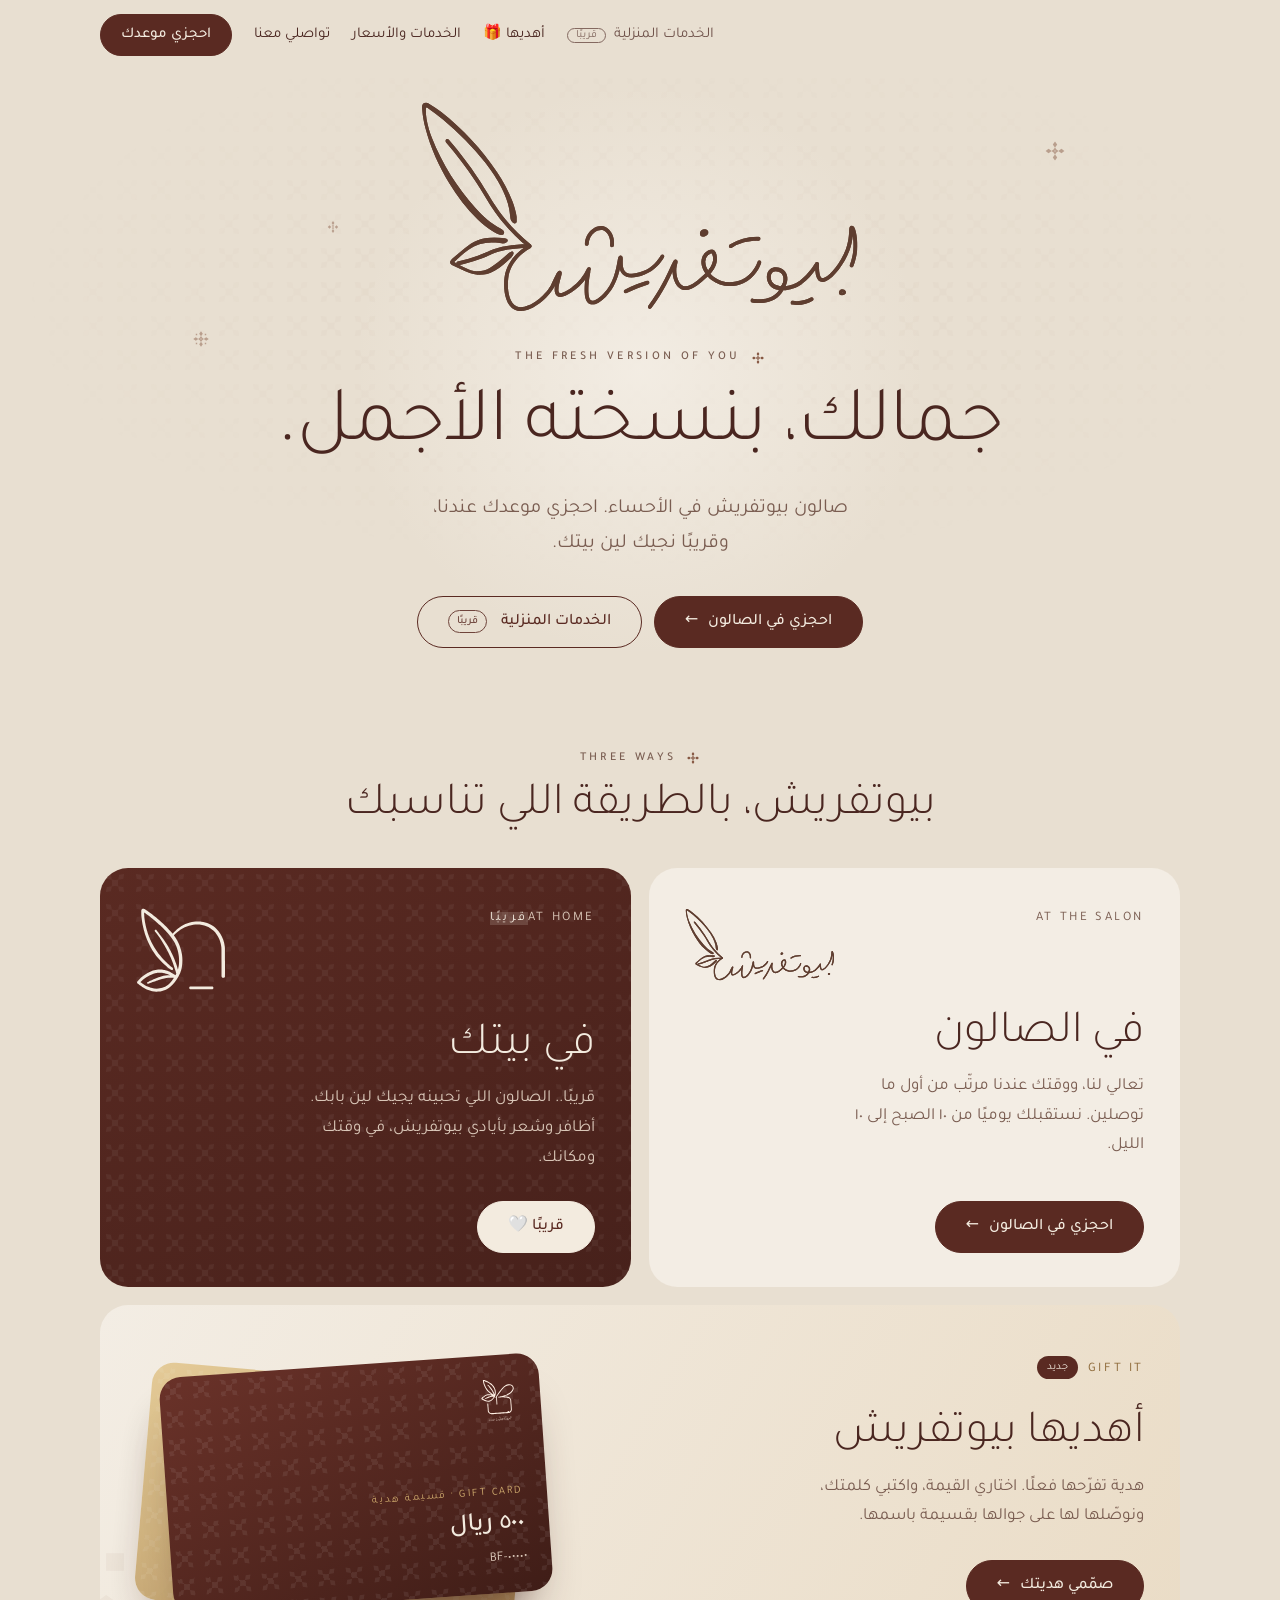
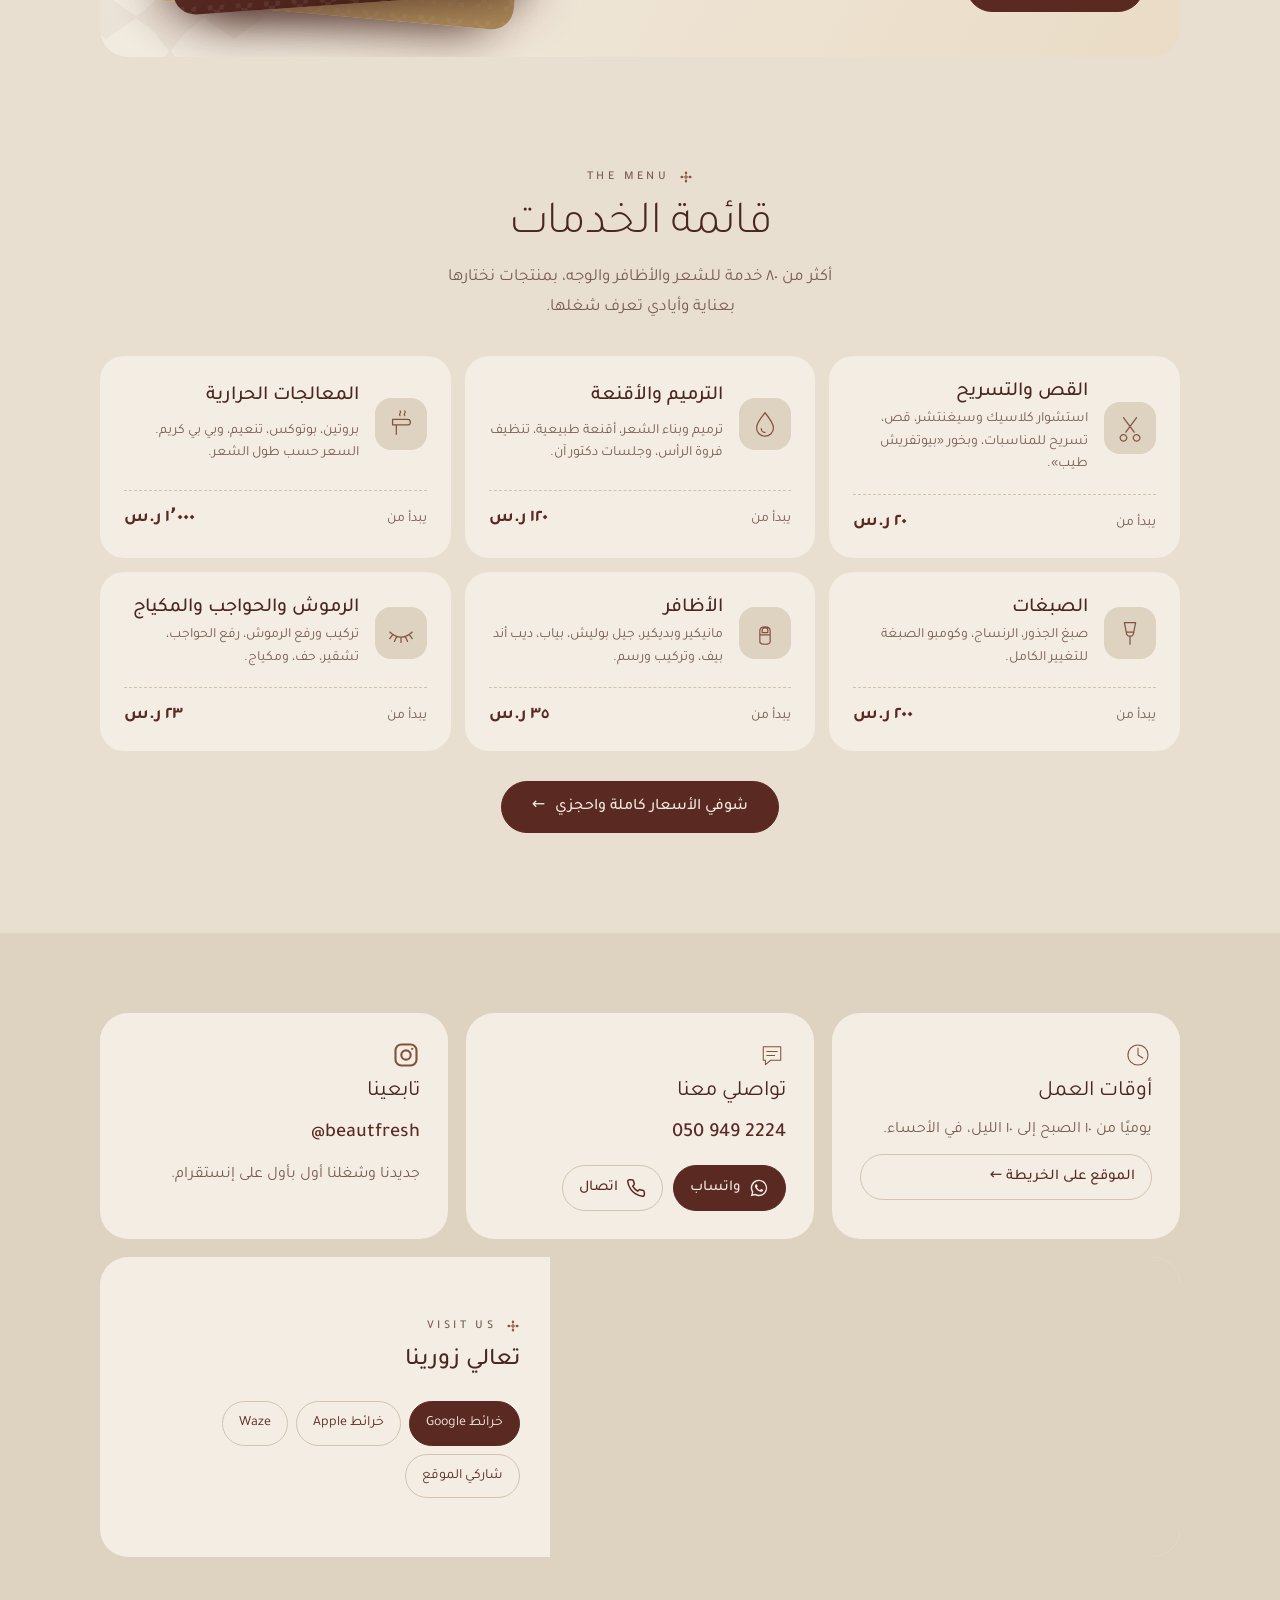
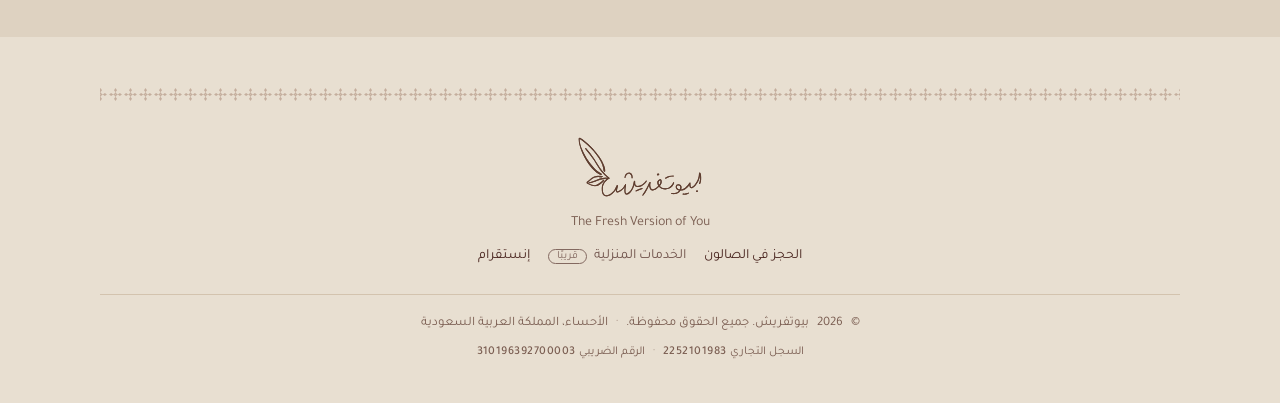
<file: index.html>
<!doctype html>
<html lang="ar" dir="rtl">
<head>
  <meta charset="utf-8">
  <meta name="viewport" content="width=device-width, initial-scale=1, viewport-fit=cover">
  <script>
    // روابط لوحة الإدارة القديمة (#/booking/… وغيرها) تنتقل للوحة الإدارة
    if (/^#\/[a-z]/.test(location.hash)) location.replace('admin/' + location.hash);
  </script>
  <meta name="theme-color" content="#E8DFD1">
  <title>بيوتفريش · Beautfresh</title>
  <meta name="description" content="بيوتفريش، صالون عناية وجمال في الأحساء. احجزي موعدك في الصالون، وقريبًا نجيك لين بيتك.">
  <meta property="og:title" content="بيوتفريش · Beautfresh">
  <meta property="og:description" content="The Fresh Version of You. احجزي موعدك في الصالون أو في بيتك.">
  <meta property="og:type" content="website">
  <meta property="og:locale" content="ar_SA">
  <meta property="og:url" content="https://beautfresh.com/">
  <meta property="og:image" content="https://beautfresh.com/assets/og-salon.jpg">
  <meta property="og:image:width" content="1200">
  <meta property="og:image:height" content="630">
  <meta name="twitter:card" content="summary_large_image">
  <link rel="icon" href="home/assets/rosette-1.svg" type="image/svg+xml">
  <link rel="preconnect" href="https://fonts.googleapis.com">
  <link rel="preconnect" href="https://fonts.gstatic.com" crossorigin>
  <link href="https://fonts.googleapis.com/css2?family=Tajawal:wght@300;400;500;700&display=swap" rel="stylesheet">
  <style>
    :root {
      --bg: #E8DFD1; --paper: #F3EDE4; --soft: #DED2C1; --oud: #5A2A22; --oud-2: #47211B;
      --ink: #4A2620; --ink-2: #7A5D51; --line: #D3C3AE; --on: #F3EBDF; --on-2: #D9C6B7;
      --r: 28px; --ease: cubic-bezier(.2,.7,.2,1); --font: "Tajawal", system-ui, -apple-system, "Segoe UI", Tahoma, sans-serif;
    }
    * { box-sizing: border-box; }
    html, body { margin: 0; }
    body { background: var(--bg); color: var(--ink); font-family: var(--font); font-size: 17px; line-height: 1.75; -webkit-font-smoothing: antialiased; }
    a { color: inherit; text-decoration: none; }
    img { display: block; max-width: 100%; }
    h1, h2, h3, p { margin: 0; }
    h1, h2, h3 { font-weight: 300; line-height: 1.2; }
    .wrap { max-width: 1120px; margin: 0 auto; padding: 0 max(20px, env(safe-area-inset-left)); }
    .label { display: inline-flex; align-items: center; gap: 10px; font-size: 12px; letter-spacing: .28em; text-transform: uppercase; color: var(--ink-2); font-weight: 500; }
    .label::before { content: ""; width: 14px; height: 14px; background: url("home/assets/rosette-1.svg") center / contain no-repeat; }
    .btn { display: inline-flex; align-items: center; justify-content: center; gap: 10px; min-height: 52px; padding: 0 30px; border-radius: 999px; border: 1px solid var(--oud);
      background: var(--oud); color: var(--on); font-weight: 500; font-size: 16px; white-space: nowrap; transition: transform .3s var(--ease), box-shadow .3s, background .3s; }
    .btn:hover { transform: translateY(-1px); box-shadow: 0 12px 24px -14px rgba(74, 34, 27, .7); }
    .btn.ghost { background: transparent; color: var(--oud); }
    .btn.light { background: var(--on); color: var(--oud); border-color: var(--on); }
    .btn i { font-style: normal; transition: transform .35s var(--ease); }
    .btn:hover i { transform: translateX(-5px); }

    header { position: sticky; top: 0; z-index: 20; transition: background .3s, box-shadow .3s; }
    header.on { background: rgba(232, 223, 209, .92); backdrop-filter: blur(10px); box-shadow: 0 1px 0 var(--line); }
    .top { display: flex; justify-content: space-between; align-items: center; height: 70px; }
    .top img { height: 38px; width: auto; opacity: 0; transition: opacity .4s; }
    header.on .top img { opacity: 1; }
    .top nav { display: flex; gap: 22px; align-items: center; font-size: 15px; }
    .top nav a:not(.btn):hover { color: var(--oud); }
    .top .btn { min-height: 42px; padding: 0 20px; font-size: 15px; }

    .hero { position: relative; text-align: center; padding: 30px 0 90px; overflow: hidden; }
    .hero::before { content: ""; position: absolute; inset: -10% -10% 0; background: url("home/assets/rosette-2.svg") 0 0 / 34px 34px; opacity: .045;
      -webkit-mask-image: radial-gradient(60% 55% at 50% 40%, #000, transparent 72%); mask-image: radial-gradient(60% 55% at 50% 40%, #000, transparent 72%); }
    .hero .wrap { position: relative; display: flex; flex-direction: column; align-items: center; }
    .hero-logo { width: min(440px, 82vw); animation: draw 1.8s var(--ease) both; }
    .hero .label { margin-top: 34px; animation: rise 1s var(--ease) .9s both; }
    .hero h1 { font-size: clamp(40px, 6.4vw, 78px); margin: 14px 0 16px; animation: rise 1.1s var(--ease) 1.05s both; }
    .hero p { color: var(--ink-2); font-size: clamp(17px, 1.6vw, 20px); max-width: 42ch; animation: rise 1s var(--ease) 1.2s both; }
    .hero .cta { display: flex; gap: 12px; flex-wrap: wrap; justify-content: center; margin-top: 34px; animation: rise 1s var(--ease) 1.35s both; }
    .glow { position: absolute; top: -40px; left: 50%; width: 620px; height: 620px; transform: translateX(-50%); border-radius: 50%;
      background: radial-gradient(circle, rgba(243, 237, 228, .95) 0%, rgba(243, 237, 228, 0) 65%); pointer-events: none; }
    .hero-logo { position: relative; }
    .fl { position: absolute; width: 22px; opacity: .45; animation: float 9s ease-in-out infinite; pointer-events: none; }
    .f1 { top: 40px; right: 12%; } .f2 { top: 230px; left: 10%; width: 18px; animation-delay: -3s; } .f3 { top: 120px; left: 22%; width: 14px; animation-delay: -6s; }
    @keyframes float { 0%, 100% { transform: translateY(0) rotate(0); } 50% { transform: translateY(-14px) rotate(25deg); } }
    @media (max-width: 860px) { .f2 { top: 170px; left: 6%; } .f3 { display: none; } .glow { width: 420px; height: 420px; } }
    @keyframes draw { from { clip-path: inset(0 0 0 100%); opacity: .3; } to { clip-path: inset(0 0 0 0); opacity: 1; } }
    @keyframes rise { from { opacity: 0; transform: translateY(18px); } to { opacity: 1; transform: none; } }

    .ways { padding: 30px 0 100px; }
    .ways .grid { display: grid; grid-template-columns: 1fr 1fr; gap: 18px; }
    .way { position: relative; overflow: hidden; border-radius: var(--r); padding: 40px 36px 34px; min-height: 380px; display: flex; flex-direction: column; justify-content: space-between;
      transition: transform .45s var(--ease), box-shadow .45s var(--ease); }
    .way:hover { transform: translateY(-4px); box-shadow: 0 30px 50px -34px rgba(74, 34, 27, .6); }
    .way.salon { background: var(--paper); }
    .way.home { background: linear-gradient(150deg, var(--oud) 0%, var(--oud-2) 100%); color: var(--on); }
    .way.home::after { content: ""; position: absolute; inset: 0; background: url("home/assets/rosette-2.svg") 0 0 / 30px 30px; opacity: .05; filter: brightness(0) invert(1); pointer-events: none; }
    .way .head { display: flex; justify-content: space-between; align-items: start; gap: 16px; }
    .way .tag { font-size: 13px; letter-spacing: .2em; text-transform: uppercase; color: var(--ink-2); }
    .way.home .tag { color: var(--on-2); }
    .way .mark { width: 92px; }
    .way .mark.salon-mark { width: 150px; }
    .way h2 { font-size: clamp(32px, 3.6vw, 46px); margin-top: 26px; }
    .way p { color: var(--ink-2); margin-top: 10px; max-width: 36ch; }
    .way.home p { color: var(--on-2); }
    .way .btn { align-self: flex-start; margin-top: 28px; position: relative; z-index: 1; }
    .way.gift { grid-column: 1 / -1; min-height: 0; display: grid; grid-template-columns: 1.1fr .9fr; gap: 30px; align-items: center; background: linear-gradient(120deg, #F3EDE4 0%, #EADCC6 100%); }
    .way.gift::before { content: ""; position: absolute; inset-inline-end: -40px; bottom: -70px; width: 220px; height: 220px; background: url("home/assets/rosette-3.svg") center / contain no-repeat; opacity: .05; pointer-events: none; }
    .way.gift .tag { color: #8E6A3A; }
    .way.gift .new { display: inline-block; margin-inline-start: 10px; padding: 2px 10px; border-radius: 999px; background: var(--oud); color: var(--on); font-size: 11px; letter-spacing: 0; vertical-align: middle; }
    .gv { position: relative; justify-self: center; width: min(100%, 380px); aspect-ratio: 1.6; border-radius: 22px; padding: 22px 24px; color: var(--on); background: linear-gradient(150deg, #6A3229, #3F1D17); box-shadow: 0 34px 50px -30px rgba(63, 29, 23, .85); transform: rotate(-4deg); transition: transform .6s var(--ease); display: flex; flex-direction: column; overflow: hidden; }
    .gv::after { content: ""; position: absolute; inset: 0; background: url("home/assets/rosette-2.svg") 0 0 / 28px 28px; opacity: .07; filter: brightness(0) invert(1); }
    .gv.b { position: absolute; transform: rotate(5deg) translate(-22px, 14px); background: linear-gradient(150deg, #E3C890, #A8834C); z-index: -1; opacity: .9; }
    .way.gift:hover .gv:not(.b) { transform: rotate(-1deg) translateY(-6px); }
    .gv img { height: 30px; align-self: flex-start; filter: brightness(0) invert(94%) sepia(9%) saturate(380%) hue-rotate(335deg); position: relative; z-index: 1; }
    .gv small { margin-top: auto; font-size: 11px; letter-spacing: .14em; color: #C9A46A; position: relative; z-index: 1; }
    .gv b { font-size: 26px; font-weight: 500; position: relative; z-index: 1; }
    .gv span { font-size: 13px; color: var(--on-2); position: relative; z-index: 1; direction: ltr; text-align: end; }
    .gvw { position: relative; display: grid; place-items: center; padding: 20px 0; isolation: isolate; }


    .sec-head { text-align: center; display: grid; justify-items: center; gap: 10px; margin-bottom: 34px; }
    .sec-head h2 { font-size: clamp(30px, 3.8vw, 46px); }
    .sec-head p { color: var(--ink-2); max-width: 46ch; }
    .menu { padding: 10px 0 100px; }
    .menu .grid { display: grid; grid-template-columns: repeat(3, 1fr); gap: 14px; }
    .mi { background: var(--paper); border-radius: 24px; padding: 24px 24px 20px; display: grid; grid-template-columns: 52px 1fr; gap: 4px 16px; align-items: center; transition: transform .4s var(--ease), box-shadow .4s var(--ease); }
    .mi:hover { transform: translateY(-3px); box-shadow: 0 24px 40px -30px rgba(74, 34, 27, .55); }
    .mi .ic { grid-row: span 2; width: 52px; height: 52px; border-radius: 16px; background: var(--soft); display: grid; place-items: center; }
    .mi .ic img { width: 30px; }
    .mi h3 { font-size: 20px; font-weight: 500; }
    .mi p { color: var(--ink-2); font-size: 14px; line-height: 1.6; }
    .mi .from { grid-column: 1 / -1; display: flex; justify-content: space-between; align-items: baseline; margin-top: 14px; padding-top: 12px; border-top: 1px dashed var(--line); font-size: 14px; color: var(--ink-2); }
    .mi .from b { color: var(--oud); font-size: 18px; font-weight: 700; }
    .menu .more { display: flex; justify-content: center; margin-top: 30px; }
    .ways { padding-top: 10px; }
    @media (max-width: 860px) { .menu .grid { grid-template-columns: 1fr; } .mi { padding: 18px 18px 14px; } .mi .from { margin-top: 10px; padding-top: 8px; } .menu { padding-bottom: 70px; } .sec-head { margin-bottom: 24px; } }
    .info { background: var(--soft); padding: 80px 0; }
    .info .grid { display: grid; grid-template-columns: repeat(3, 1fr); gap: 18px; }
    .card { background: var(--paper); border-radius: var(--r); padding: 28px; display: grid; gap: 10px; align-content: start; }
    .card img { width: 28px; }
    .card h3 { font-size: 22px; font-weight: 400; }
    .card p, .card a { color: var(--ink-2); font-size: 16px; }
    .contact-btns { display: flex; gap: 10px; margin-top: 4px; }
    .cbtn { display: inline-flex; align-items: center; gap: 8px; padding: 9px 16px; border-radius: 999px; border: 1px solid var(--line); color: var(--oud) !important; font-size: 15px !important; font-weight: 500; transition: background .3s, color .3s, border-color .3s, transform .3s var(--ease); }
    .cbtn svg { width: 20px; height: 20px; }
    .cbtn:hover { transform: translateY(-1px); border-color: var(--oud); }
    .cbtn.wa { background: var(--oud); border-color: var(--oud); color: var(--on) !important; }
    .card span.big { color: var(--oud); font-size: 20px; font-weight: 500; direction: ltr; text-align: right; }
    .card a.big { color: var(--oud); font-size: 20px; font-weight: 500; direction: ltr; text-align: right; }

    footer { padding: 48px 0 calc(40px + env(safe-area-inset-bottom)); text-align: center; }
    footer .band { height: 18px; background: url("home/assets/rosette-1.svg") center / 15px repeat-x; opacity: .35; margin-bottom: 34px; }
    footer img { height: 60px; width: auto; margin: 0 auto 14px; }
    footer p { color: var(--ink-2); font-size: 14px; }
    footer .links { display: flex; gap: 18px; justify-content: center; margin-top: 8px; font-size: 14px; }
    footer .links a:hover { color: var(--oud); }

    .reveal { opacity: 0; transform: translateY(18px); transition: opacity .9s var(--ease) var(--d, 0s), transform .9s var(--ease) var(--d, 0s); }
    .reveal.in { opacity: 1; transform: none; }

    @media (max-width: 860px) {
      .top nav .hide-sm { display: none; }
      .hero { padding: 20px 0 70px; }
      .hero .cta { width: 100%; }
      .hero .cta .btn { flex: 1; padding: 0 16px; }
      .ways .grid, .info .grid { grid-template-columns: 1fr; }
      .way.gift { grid-template-columns: 1fr; gap: 6px; } .gvw { order: -1; padding: 6px 0 18px; }
      .way { min-height: 0; padding: 32px 26px 28px; }
      .info { padding: 56px 0; }
    }
    @media (prefers-reduced-motion: reduce) { .hero-logo, .hero .label, .hero h1, .hero p, .hero .cta, .fl { animation: none; } .reveal { opacity: 1; transform: none; } }
    .is-soon { cursor: default; } .way.is-soon:hover { transform: none; }
    .way.home .new.soon { background: rgba(243, 235, 223, .16); color: var(--on); }
    .soonl { opacity: .75; cursor: default; white-space: nowrap; }
    .soonl em, .btn.is-soon em { font-style: normal; font-size: 11px; padding: 1px 8px; margin-inline-start: 4px; border-radius: 999px; border: 1px solid currentColor; opacity: .85; }

    /* ── محتوى حي من الإدارة: العروض، الآراء، الفريق، المعرض ── */
    .live[hidden] { display: none !important; }
    .live { padding: 10px 0 90px; }
    .rail { display: flex; gap: 14px; overflow-x: auto; scroll-snap-type: x mandatory; padding: 4px max(20px, calc((100vw - 1120px) / 2 + 20px)) 18px; scrollbar-width: none; -webkit-overflow-scrolling: touch; }
    .rail::-webkit-scrollbar { display: none; }
    .rail > * { scroll-snap-align: start; flex: none; }
    .of { width: min(340px, 82vw); border-radius: var(--r); padding: 26px; background: linear-gradient(160deg, #6A3229, #3F1D17); color: var(--on); display: grid; gap: 8px; position: relative; overflow: hidden; }
    .of::after { content: ""; position: absolute; inset: 0; background: url("home/assets/rosette-2.svg") 0 0 / 26px 26px; opacity: .06; filter: brightness(0) invert(1); pointer-events: none; }
    .of > * { position: relative; z-index: 1; }
    .of .tag { justify-self: start; font-size: 12px; padding: 4px 10px; border-radius: 999px; background: rgba(243, 235, 223, .14); color: var(--on-2); }
    .of h3 { font-size: 24px; font-weight: 500; line-height: 1.35; }
    .of p { color: var(--on-2); font-size: 15px; line-height: 1.7; }
    .of .pr { display: flex; align-items: baseline; gap: 10px; margin-top: 4px; }
    .of .pr b { font-size: 28px; font-weight: 700; color: #fff; }
    .of .pr s { color: var(--on-2); opacity: .8; }
    .of img { width: calc(100% + 52px); margin: -26px -26px 6px; height: 170px; object-fit: cover; }
    .of .btn { margin-top: 10px; justify-self: start; min-height: 46px; padding: 0 22px; }
    .rv-top { display: flex; flex-direction: column; align-items: center; gap: 6px; margin: -14px 0 22px; }
    .rv-score { display: flex; align-items: baseline; gap: 10px; color: var(--oud); }
    .rv-score b { font-size: 46px; font-weight: 700; line-height: 1; }
    .stars { color: #C9A46A; letter-spacing: 2px; font-size: 18px; }
    .rv-top small { color: var(--ink-2); font-size: 14px; }
    .chips { display: flex; gap: 8px; justify-content: center; flex-wrap: wrap; margin-bottom: 18px; padding: 0 20px; }
    .chips button { font: inherit; font-size: 14px; padding: 8px 16px; border-radius: 999px; border: 1px solid var(--line); background: transparent; color: var(--ink); cursor: pointer; transition: all .3s var(--ease); }
    .chips button.on { background: var(--oud); border-color: var(--oud); color: var(--on); }
    .rv { width: min(320px, 80vw); background: var(--paper); border-radius: 24px; padding: 22px; display: grid; gap: 10px; align-content: start; transition: opacity .35s var(--ease), transform .35s var(--ease); }
    .rv .stars { font-size: 15px; }
    .rv p { font-size: 16px; line-height: 1.8; color: var(--ink); }
    .rv .who { display: flex; justify-content: space-between; gap: 10px; font-size: 13px; color: var(--ink-2); border-top: 1px dashed var(--line); padding-top: 10px; margin-top: auto; }
    .rv .who b { color: var(--oud); font-weight: 500; }
    .rv .svc { color: var(--oud); font-size: 13px; background: var(--soft); border-radius: 999px; padding: 3px 10px; justify-self: start; }
    .tm { width: 210px; background: var(--paper); border-radius: 24px; padding: 22px 18px; display: grid; justify-items: center; text-align: center; gap: 6px; }
    .tm .av { width: 84px; height: 84px; border-radius: 50%; background: var(--soft); display: grid; place-items: center; font-size: 32px; color: var(--oud); overflow: hidden; margin-bottom: 6px; box-shadow: 0 0 0 4px var(--paper), 0 0 0 5px var(--line); }
    .tm .av img { width: 100%; height: 100%; object-fit: cover; }
    .tm h3 { font-size: 20px; font-weight: 500; }
    .tm .t { color: var(--ink-2); font-size: 13px; min-height: 20px; }
    .tm .sc { font-size: 14px; color: var(--ink-2); }
    .tm .sc b { color: var(--oud); }
    .tm a { margin-top: 8px; font-size: 14px; color: var(--oud); font-weight: 500; border: 1px solid var(--line); border-radius: 999px; padding: 8px 16px; transition: all .3s var(--ease); }
    .tm a:hover { background: var(--oud); color: var(--on); border-color: var(--oud); }
    .gl { display: grid; grid-template-columns: repeat(4, 1fr); gap: 10px; }
    .gl a { position: relative; border-radius: 20px; overflow: hidden; aspect-ratio: 4 / 5; background: var(--soft); }
    .gl img { width: 100%; height: 100%; object-fit: cover; transition: transform .6s var(--ease); }
    .gl a:hover img { transform: scale(1.04); }
    .gl span { position: absolute; inset: auto 0 0; padding: 30px 12px 10px; font-size: 13px; color: #fff; background: linear-gradient(transparent, rgba(40, 18, 14, .7)); }
    @media (max-width: 860px) { .gl { grid-template-columns: repeat(2, 1fr); } .live { padding-bottom: 64px; } }

    .loc { margin-top: 18px; display: grid; grid-template-columns: 1.4fr 1fr; background: var(--paper); border-radius: var(--r); overflow: hidden; }
    .loc .map { position: relative; min-height: 300px; background: var(--soft); }
    .loc iframe { position: absolute; inset: 0; width: 100%; height: 100%; border: 0; filter: grayscale(.35) sepia(.25) saturate(.9) contrast(.95); }
    .loc .pin { position: absolute; top: 50%; left: 50%; transform: translate(-50%, -100%); width: 46px; height: 46px; border-radius: 50% 50% 50% 0; rotate: -45deg; background: var(--oud); box-shadow: 0 10px 20px -8px rgba(40, 18, 14, .6); display: grid; place-items: center; pointer-events: none; }
    .loc .pin img { width: 24px; rotate: 45deg; filter: brightness(0) invert(1); }
    .loc .txt { padding: 30px; display: grid; gap: 10px; align-content: center; }
    .loc h3 { font-size: 24px; font-weight: 500; }
    .loc p { color: var(--ink-2); line-height: 1.7; }
    .loc .go { display: flex; flex-wrap: wrap; gap: 8px; margin-top: 6px; }
    .loc .go a, .loc .go button { font: inherit; font-size: 14px; padding: 9px 16px; border-radius: 999px; border: 1px solid var(--line); background: transparent; color: var(--oud); cursor: pointer; transition: all .3s var(--ease); }
    .loc .go a.main { background: var(--oud); border-color: var(--oud); color: var(--on); }
    .loc .go a:hover, .loc .go button:hover { border-color: var(--oud); transform: translateY(-1px); }
    @media (max-width: 860px) { .loc { grid-template-columns: 1fr; } .loc .map { min-height: 240px; } .loc .txt { padding: 22px; } }
    footer .legal { margin-top: 26px; padding-top: 18px; border-top: 1px solid var(--line); font-size: 13px; color: var(--ink-2); display: flex; flex-wrap: wrap; justify-content: center; gap: 4px 8px; }
    footer .legal .sep { opacity: .5; }
    footer .legal.ids { margin-top: 6px; padding-top: 0; border-top: 0; font-size: 12px; }
    footer .legal.ids b { font-weight: 500; letter-spacing: .04em; direction: ltr; unicode-bidi: isolate; }
  </style>
</head>
<body>
  <header id="hdr">
    <div class="wrap top">
      <a href="./" aria-label="بيوتفريش"><img src="home/assets/Beautfresh-brown.svg" alt="بيوتفريش"></a>
      <nav>
        <span class="hide-sm soonl">الخدمات المنزلية <em>قريبًا</em></span>
        <a class="hide-sm" href="gift/">أهديها 🎁</a>
        <a class="hide-sm" href="#menu">الخدمات والأسعار</a>
        <a class="hide-sm" href="#contact">تواصلي معنا</a>
        <a class="btn" href="book/">احجزي موعدك</a>
      </nav>
    </div>
  </header>

  <main>
    <section class="hero">
      <div class="wrap">
        <div class="glow" aria-hidden="true"></div>
        <img class="fl f1" src="home/assets/rosette-1.svg" alt="" aria-hidden="true"><img class="fl f2" src="home/assets/rosette-3.svg" alt="" aria-hidden="true"><img class="fl f3" src="home/assets/rosette-4.svg" alt="" aria-hidden="true">
        <img class="hero-logo" src="home/assets/Beautfresh-brown.svg" alt="بيوتفريش">
        <span class="label">The Fresh Version of You</span>
        <h1>جمالك، بنسخته الأجمل.</h1>
        <p>صالون بيوتفريش في الأحساء. احجزي موعدك عندنا، وقريبًا نجيك لين بيتك.</p>
        <div class="cta">
          <a class="btn" href="book/">احجزي في الصالون <i>←</i></a>
          <span class="btn ghost is-soon">الخدمات المنزلية <em>قريبًا</em></span>
        </div>
      </div>
    </section>

    <section class="ways">
      <div class="wrap sec-head reveal"><span class="label">Three ways</span><h2>بيوتفريش، بالطريقة اللي تناسبك</h2></div>
      <div class="wrap grid">
        <a class="way salon reveal" href="book/">
          <div>
            <div class="head"><span class="tag">At the salon</span><img class="mark salon-mark" src="home/assets/Beautfresh-brown.svg" alt=""></div>
            <h2>في الصالون</h2>
            <p>تعالي لنا، ووقتك عندنا مرتّب من أول ما توصلين. نستقبلك يوميًا من ١٠ الصبح إلى ١٠ الليل.</p>
          </div>
          <span class="btn">احجزي في الصالون <i>←</i></span>
        </a>
        <div class="way home reveal is-soon" style="--d:.1s">
          <div>
            <div class="head"><span class="tag">At home<span class="new soon">قريبًا</span></span><img class="mark" src="home/assets/home-mark-cream.svg" alt=""></div>
            <h2>في بيتك</h2>
            <p>قريبًا.. الصالون اللي تحبينه يجيك لين بابك. أظافر وشعر بأيادي بيوتفريش، في وقتك ومكانك.</p>
          </div>
          <span class="btn light">قريبًا 🤍</span>
        </div>
        <a class="way gift reveal" style="--d:.2s" href="gift/">
          <div>
            <div class="head"><span class="tag">Gift it<span class="new">جديد</span></span></div>
            <h2>أهديها بيوتفريش</h2>
            <p>هدية تفرّحها فعلًا. اختاري القيمة، واكتبي كلمتك، ونوصّلها لها على جوالها بقسيمة باسمها.</p>
            <span class="btn">صمّمي هديتك <i>←</i></span>
          </div>
          <div class="gvw"><div class="gv b"></div><div class="gv"><img src="home/assets/gift-logo.svg" alt="بيوتفريش للإهداء" style="height:46px"><small>GIFT CARD · قسيمة هدية</small><b>٥٠٠ ريال</b><span>BF-•••••</span></div></div>
        </a>
      </div>
    </section>


    <section class="live" id="offers" hidden>
      <div class="wrap sec-head reveal"><span class="label">Offers</span><h2>عروض هالفترة</h2></div>
      <div class="rail" id="of-rail"></div>
    </section>
    <section class="menu" id="menu">
      <div class="wrap sec-head reveal"><span class="label">The menu</span><h2>قائمة الخدمات</h2><p>أكثر من ٨٠ خدمة للشعر والأظافر والوجه، بمنتجات نختارها بعناية وأيادي تعرف شغلها.</p></div>
      <div class="wrap grid">
        <a class="mi reveal" style="--d:0.00s" href="book/"><span class="ic"><svg viewBox="0 0 64 64" width="30" height="30" fill="none" stroke="#82523D" stroke-width="2.6" stroke-linecap="round" stroke-linejoin="round" aria-hidden="true"><path d="M18 46A7 7 0 1 0 18.1 46M46 46A7 7 0 1 0 46.1 46M23 41L46 10M41 41L18 10"/></svg></span><h3>القص والتسريح</h3><p>استشوار كلاسيك وسيغنتشر، قص، تسريح للمناسبات، وبخور «بيوتفريش طيب».</p><span class="from">يبدأ من<b class="num">٢٠ ر.س</b></span></a>
        <a class="mi reveal" style="--d:0.06s" href="book/"><span class="ic"><svg viewBox="0 0 64 64" width="30" height="30" fill="none" stroke="#82523D" stroke-width="2.6" stroke-linecap="round" stroke-linejoin="round" aria-hidden="true"><path d="M32 8C32 8 14 30 14 40A18 18 0 0 0 50 40C50 30 32 8 32 8ZM24 42A8 8 0 0 0 32 50"/></svg></span><h3>الترميم والأقنعة</h3><p>ترميم وبناء الشعر، أقنعة طبيعية، تنظيف فروة الرأس، وجلسات دكتور آن.</p><span class="from">يبدأ من<b class="num">١٢٠ ر.س</b></span></a>
        <a class="mi reveal" style="--d:0.12s" href="book/"><span class="ic"><svg viewBox="0 0 64 64" width="30" height="30" fill="none" stroke="#82523D" stroke-width="2.6" stroke-linecap="round" stroke-linejoin="round" aria-hidden="true"><path d="M14 22H46A6 6 0 0 1 46 34H14ZM22 34V54M40 14C36 10 44 8 40 4M30 14C26 10 34 8 30 4"/></svg></span><h3>المعالجات الحرارية</h3><p>بروتين، بوتوكس، تنعيم، وبي بي كريم. السعر حسب طول الشعر.</p><span class="from">يبدأ من<b class="num">١٬٠٠٠ ر.س</b></span></a>
        <a class="mi reveal" style="--d:0.00s" href="book/"><span class="ic"><svg viewBox="0 0 64 64" width="30" height="30" fill="none" stroke="#82523D" stroke-width="2.6" stroke-linecap="round" stroke-linejoin="round" aria-hidden="true"><path d="M20 10H44L40 30H24ZM24 30C24 42 40 42 40 30M32 38V56"/></svg></span><h3>الصبغات</h3><p>صبغ الجذور، الرنساج، وكومبو الصبغة للتغيير الكامل.</p><span class="from">يبدأ من<b class="num">٢٠٠ ر.س</b></span></a>
        <a class="mi reveal" style="--d:0.06s" href="book/"><span class="ic"><svg viewBox="0 0 64 64" width="30" height="30" fill="none" stroke="#82523D" stroke-width="2.6" stroke-linecap="round" stroke-linejoin="round" aria-hidden="true"><path d="M21 50V27C21 16 43 16 43 27V50C43 58 21 58 21 50ZM21 36H43M26 31V25C26 20 38 20 38 25V31Z"/></svg></span><h3>الأظافر</h3><p>مانيكير وبديكير، جيل بوليش، بياب، ديب أند بيف، وتركيب ورسم.</p><span class="from">يبدأ من<b class="num">٣٥ ر.س</b></span></a>
        <a class="mi reveal" style="--d:0.12s" href="book/"><span class="ic"><svg viewBox="0 0 64 64" width="30" height="30" fill="none" stroke="#82523D" stroke-width="2.6" stroke-linecap="round" stroke-linejoin="round" aria-hidden="true"><path d="M8 30Q32 52 56 30M14 36L8 44M22 41L18 50M32 43V52M42 41L46 50M50 36L56 44"/></svg></span><h3>الرموش والحواجب والمكياج</h3><p>تركيب ورفع الرموش، رفع الحواجب، تشقير، حف، ومكياج.</p><span class="from">يبدأ من<b class="num">٢٣ ر.س</b></span></a>
      </div>
      <div class="more"><a class="btn" href="book/">شوفي الأسعار كاملة واحجزي <i>←</i></a></div>
    </section>
    <section class="live" id="reviews" hidden>
      <div class="wrap sec-head reveal"><span class="label">Reviews</span><h2>وش يقولون عنا</h2></div>
      <div class="rv-top reveal"><div class="rv-score"><b class="num" id="rv-avg"></b><span class="stars">★★★★★</span></div><small id="rv-n"></small></div>
      <div class="chips" id="rv-chips"></div>
      <div class="rail" id="rv-rail"></div>
    </section>
    <section class="live" id="team" hidden>
      <div class="wrap sec-head reveal"><span class="label">Our team</span><h2>أيادي تعرف شغلها</h2><p>اختاري أخصائيتك، أو خلّينا نختار لك الأنسب.</p></div>
      <div class="rail" id="tm-rail"></div>
    </section>
    <section class="live" id="gallery" hidden>
      <div class="wrap sec-head reveal"><span class="label">Gallery</span><h2>من شغلنا</h2></div>
      <div class="wrap gl" id="gl-grid"></div>
    </section>
    <section class="info" id="contact">
      <div class="wrap grid">
        <div class="card reveal"><img src="home/assets/clock.svg" alt=""><h3>أوقات العمل</h3><p id="ct-hours">يوميًا من ١٠ الصبح إلى ١٠ الليل، في الأحساء.</p><a class="cbtn" id="ct-map" href="#" target="_blank" rel="noopener" hidden>الموقع على الخريطة ←</a></div>
        <div class="card reveal" style="--d:.08s"><img src="home/assets/message.svg" alt=""><h3>تواصلي معنا</h3><span class="big num">050 949 2224</span><div class="contact-btns"><a class="cbtn wa" href="https://wa.me/966509492224" target="_blank" rel="noopener" aria-label="واتساب"><svg viewBox="0 0 24 24" aria-hidden="true"><path fill="currentColor" d="M12.04 2a9.9 9.9 0 0 0-8.5 15l-1.4 5 5.1-1.34A9.9 9.9 0 1 0 12.04 2Zm0 18.1a8.2 8.2 0 0 1-4.18-1.15l-.3-.18-3.03.8.81-2.95-.2-.31a8.2 8.2 0 1 1 6.9 3.79Zm4.5-6.13c-.25-.12-1.46-.72-1.69-.8-.23-.08-.39-.12-.56.12-.16.25-.64.8-.79.97-.14.16-.29.18-.53.06-.25-.12-1.04-.38-1.98-1.22-.73-.65-1.23-1.46-1.37-1.7-.14-.25-.02-.38.11-.5.11-.11.25-.29.37-.43.12-.15.16-.25.25-.41.08-.17.04-.31-.02-.43-.06-.13-.56-1.34-.76-1.84-.2-.48-.4-.42-.56-.43h-.47a.9.9 0 0 0-.66.31c-.23.25-.86.84-.86 2.05s.88 2.38 1 2.54c.12.17 1.73 2.64 4.2 3.7.58.25 1.04.4 1.4.52.59.19 1.12.16 1.54.1.47-.07 1.46-.6 1.66-1.17.21-.58.21-1.07.15-1.17-.06-.1-.23-.17-.47-.29Z"/></svg><span>واتساب</span></a><a class="cbtn" href="tel:+966509492224" aria-label="اتصال"><svg viewBox="0 0 24 24" aria-hidden="true" fill="none" stroke="currentColor" stroke-width="1.8" stroke-linecap="round" stroke-linejoin="round"><path d="M22 16.9v3a2 2 0 0 1-2.2 2 19.8 19.8 0 0 1-8.6-3.1 19.5 19.5 0 0 1-6-6A19.8 19.8 0 0 1 2.1 4.2 2 2 0 0 1 4.1 2h3a2 2 0 0 1 2 1.7c.1.9.4 1.8.7 2.7a2 2 0 0 1-.5 2.1L8 9.8a16 16 0 0 0 6 6l1.3-1.3a2 2 0 0 1 2.1-.4c.9.3 1.8.6 2.7.7a2 2 0 0 1 1.7 2Z"/></svg><span>اتصال</span></a></div></div>
        <div class="card reveal" style="--d:.16s"><svg viewBox="0 0 24 24" width="28" height="28" fill="none" stroke="#82523D" stroke-width="1.8" aria-hidden="true"><rect x="3" y="3" width="18" height="18" rx="5"/><circle cx="12" cy="12" r="4"/><circle cx="17.3" cy="6.7" r="1" fill="#82523D" stroke="none"/></svg><h3>تابعينا</h3><a class="big" href="https://www.instagram.com/beautfresh" target="_blank" rel="noopener">@beautfresh</a><p>جديدنا وشغلنا أول بأول على إنستقرام.</p></div>
      </div>
      <div class="wrap"><div class="loc reveal" id="loc" hidden>
        <div class="map"><iframe id="loc-map" title="موقع بيوتفريش على الخريطة" loading="lazy" referrerpolicy="no-referrer-when-downgrade"></iframe></div>
        <div class="txt"><span class="label">Visit us</span><h3>تعالي زورينا</h3><p id="loc-txt"></p>
          <div class="go"><a class="main" id="loc-g" target="_blank" rel="noopener">خرائط Google</a><a id="loc-a" target="_blank" rel="noopener">خرائط Apple</a><a id="loc-w" target="_blank" rel="noopener">Waze</a><button type="button" id="loc-s">شاركي الموقع</button></div></div>
      </div></div>
    </section>
  </main>

  <footer>
    <div class="wrap">
      <div class="band" aria-hidden="true"></div>
      <img src="home/assets/Beautfresh-brown.svg" alt="بيوتفريش">
      <p>The Fresh Version of You</p>
      <div class="links"><a href="book/">الحجز في الصالون</a><span class="soonl">الخدمات المنزلية <em>قريبًا</em></span><a href="https://www.instagram.com/beautfresh" target="_blank" rel="noopener">إنستقرام</a></div>
      <div class="legal">© <span id="yr">2026</span> بيوتفريش. جميع الحقوق محفوظة.<span class="sep">·</span>الأحساء، المملكة العربية السعودية</div>
      <div class="legal ids"><span>السجل التجاري <b class="num">2252101983</b></span><span class="sep">·</span><span>الرقم الضريبي <b class="num">310196392700003</b></span></div>
    </div>
  </footer>

  <script>
    (() => {
      const h = document.getElementById('hdr');
      const onScroll = () => h.classList.toggle('on', window.scrollY > 60);
      window.addEventListener('scroll', onScroll, { passive: true }); onScroll();
      const els = document.querySelectorAll('.reveal');
      if (!('IntersectionObserver' in window)) { els.forEach((e) => e.classList.add('in')); return; }
      const io = new IntersectionObserver((es) => es.forEach((e) => { if (e.isIntersecting) { e.target.classList.add('in'); io.unobserve(e.target); } }), { threshold: .12 });
      els.forEach((e) => io.observe(e));
    })();
  </script>

  <script src="assets/config.js"></script>
  <script>
    (async () => {
      document.getElementById('yr').textContent = new Date().getFullYear();
      const C = window.APP_CONFIG; if (!C) return;
      const esc = (t) => String(t ?? '').replace(/[&<>"']/g, (c) => ({ '&': '&amp;', '<': '&lt;', '>': '&gt;', '"': '&quot;', "'": '&#39;' }[c]));
      const AR = (n) => String(n).replace(/\d/g, (d) => '٠١٢٣٤٥٦٧٨٩'[d]);
      let d; try { const r = await fetch(C.supabaseUrl + '/rest/v1/rpc/site_public', { method: 'POST', headers: { apikey: C.supabaseKey, 'Content-Type': 'application/json' }, body: '{}' }); if (!r.ok) return; d = await r.json(); } catch { return; }
      const on = (d.conf && d.conf.sections) || ['offers', 'reviews', 'team', 'gallery'];
      const show = (id) => { const el = document.getElementById(id); el.hidden = false; el.querySelectorAll('.reveal').forEach((e) => e.classList.add('in')); };
      const book = (q) => 'book/' + (q ? '?' + q : '');
      // العروض
      if (on.includes('offers') && d.offers.length) {
        document.getElementById('of-rail').innerHTML = d.offers.map((o) => {
          const left = o.ends ? Math.ceil((new Date(o.ends + 'T23:59:59+03:00') - Date.now()) / 864e5) : null;
          return `<article class="of">${o.image ? `<img src="${esc(o.image)}" alt="" loading="lazy">` : ''}${left != null ? `<span class="tag">${left <= 1 ? 'آخر يوم' : 'باقي ' + AR(left) + ' أيام'}</span>` : ''}<h3>${esc(o.title)}</h3>${o.subtitle ? `<p>${esc(o.subtitle)}</p>` : ''}${o.price ? `<div class="pr"><b>${esc(o.price)}</b>${o.was ? `<s>${esc(o.was)}</s>` : ''}</div>` : ''}<a class="btn light" href="${book(o.services && o.services[0] ? 's=' + o.services[0] : '')}">احجزي العرض <i>←</i></a></article>`;
        }).join('');
        show('offers');
      }
      // الآراء
      if (on.includes('reviews') && d.reviews.length && d.stats) {
        document.getElementById('rv-avg').textContent = AR(Number(d.stats.avg).toFixed(1));
        document.getElementById('rv-n').textContent = `من ${AR(Number(d.stats.n).toLocaleString('en'))} تقييم لعميلات زارونا`;
        const cnt = {}; d.reviews.forEach((r) => { if (r.service) cnt[r.service] = (cnt[r.service] || 0) + 1; });
        const top = Object.entries(cnt).sort((a, b) => b[1] - a[1]).slice(0, 4).map(([k]) => k);
        const rail = document.getElementById('rv-rail'), chips = document.getElementById('rv-chips');
        const draw = (f) => { rail.innerHTML = d.reviews.filter((r) => !f || r.service === f).slice(0, 24).map((r) => `<article class="rv"><span class="stars">${'★'.repeat(r.rating)}</span>${r.service ? `<span class="svc">${esc(r.service)}</span>` : ''}<p>${esc(r.text)}</p><div class="who"><b>${esc(r.name)}</b>${r.service_id ? `<a href="${book('s=' + r.service_id)}">احجزيها ←</a>` : ''}</div></article>`).join(''); rail.scrollTo({ left: 0 }); };
        chips.innerHTML = ['<button class="on" data-f="">الكل</button>', ...top.map((t) => `<button data-f="${esc(t)}">${esc(t)}</button>`)].join('');
        chips.addEventListener('click', (e) => { const b = e.target.closest('button'); if (!b) return; chips.querySelectorAll('button').forEach((x) => x.classList.toggle('on', x === b)); draw(b.dataset.f); });
        draw(''); show('reviews');
      }
      // الفريق
      if (on.includes('team') && d.team.length) {
        const fq = {}; d.team.forEach((t) => (t.tops || []).slice(0, 1).forEach((x) => { fq[x] = (fq[x] || 0) + 1; }));
        const common = Object.keys(fq).filter((k) => fq[k] > d.team.length / 3);
        const spec = (t) => { const L = [...new Set((t.tops || []).filter((x) => !common.includes(x)).map((x) => x.split(' - ')[0].split(/[,،(]/)[0].trim()))].filter(Boolean).slice(0, 2); return L.length ? 'تتميز في: ' + L.join('، ') : ''; };
        document.getElementById('tm-rail').innerHTML = d.team.map((t) => `<article class="tm"><div class="av">${t.photo ? `<img src="${esc(t.photo)}" alt="" loading="lazy">` : esc((t.name || '؟').trim().charAt(0))}</div><h3>${esc(t.name)}</h3><div class="t">${esc(t.title || spec(t))}</div>${t.n ? `<div class="sc"><span class="stars" style="font-size:13px">★</span> <b class="num">${AR(t.avg)}</b> · ${AR(t.n)} رأي</div>` : ''}<a href="${book('pro=' + encodeURIComponent(t.id) + '&pn=' + encodeURIComponent(t.name))}">احجزي معها</a></article>`).join('');
        show('team');
      }
      // المعرض
      if (on.includes('gallery') && d.gallery.length) {
        document.getElementById('gl-grid').innerHTML = d.gallery.slice(0, 12).map((g) => `<a href="${book(g.service_id ? 's=' + g.service_id : '')}"><img src="${esc(g.image)}" alt="${esc(g.caption || g.service || '')}" loading="lazy">${g.caption || g.service ? `<span>${esc(g.caption || g.service)}</span>` : ''}</a>`).join('');
        show('gallery');
      }
      // الزيارة
      if (d.conf) {
        if (d.conf.hours) document.getElementById('ct-hours').textContent = d.conf.hours + (d.conf.address ? '، في ' + d.conf.address + '.' : '');
        if (d.conf.map_url && !(d.conf.lat && d.conf.lng)) { const m = document.getElementById('ct-map'); m.href = d.conf.map_url; m.hidden = false; }
        if (d.conf.lat && d.conf.lng) {
          const la = d.conf.lat, ln = d.conf.lng, L = document.getElementById('loc');
          document.getElementById('loc-map').src = `https://maps.google.com/maps?q=${la},${ln}&z=17&hl=ar&output=embed`;
          document.getElementById('loc-txt').textContent = `${d.conf.address || 'الأحساء'} · ${d.conf.hours || ''}`;
          const g = d.conf.map_url || `https://www.google.com/maps/search/?api=1&query=${la},${ln}`;
          document.getElementById('loc-g').href = g;
          document.getElementById('loc-a').href = `https://maps.apple.com/?ll=${la},${ln}&q=${encodeURIComponent('بيوتفريش')}`;
          document.getElementById('loc-w').href = `https://waze.com/ul?ll=${la},${ln}&navigate=yes`;
          document.getElementById('loc-s').onclick = async () => { const data = { title: 'بيوتفريش', text: 'موقع صالون بيوتفريش', url: g }; try { if (navigator.share) await navigator.share(data); else { await navigator.clipboard.writeText(g); document.getElementById('loc-s').textContent = 'انسخ الرابط ✓'; } } catch {} };
          L.hidden = false; L.classList.add('in');
        }
      }
    })();
  </script>
</body>
</html>
</file>
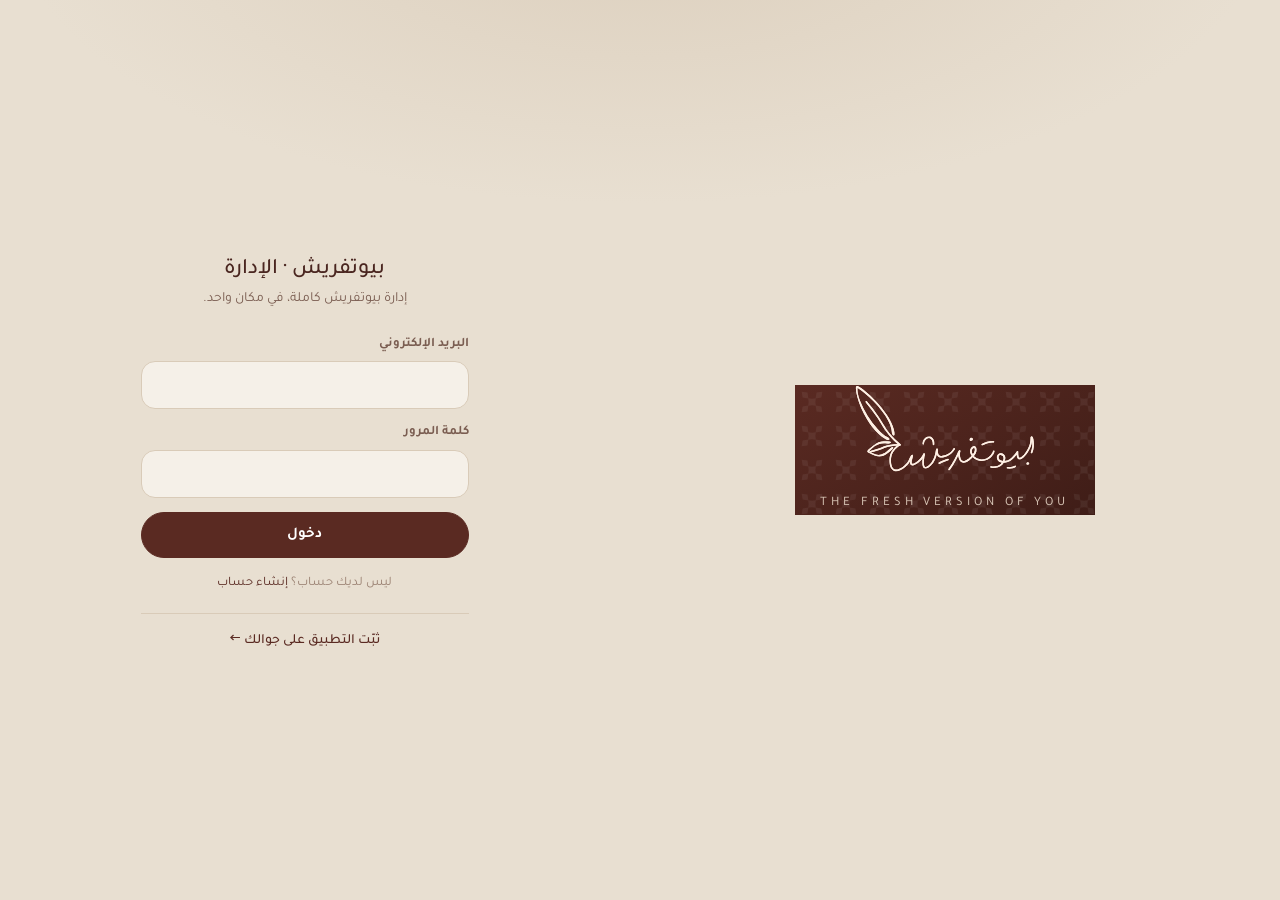
<file: admin/index.html>
<!doctype html>
<html lang="ar" dir="rtl">
<head>
  <meta charset="utf-8">
  <meta name="viewport" content="width=device-width, initial-scale=1, viewport-fit=cover">
  <meta name="theme-color" content="#E8DFD1">
  <meta name="robots" content="noindex, nofollow">
  <title>بيوتفريش · الإدارة</title>
  <link rel="icon" href="../home/assets/rosette-1.svg" type="image/svg+xml">
  <link rel="manifest" href="manifest.webmanifest">
  <link rel="apple-touch-icon" href="assets/apple-touch-icon.png">
  <meta name="apple-mobile-web-app-capable" content="yes">
  <meta name="mobile-web-app-capable" content="yes">
  <meta name="apple-mobile-web-app-status-bar-style" content="default">
  <meta name="apple-mobile-web-app-title" content="بيوتفريش">
  <link rel="preconnect" href="https://fonts.googleapis.com">
  <link rel="preconnect" href="https://fonts.gstatic.com" crossorigin>
  <link href="https://fonts.googleapis.com/css2?family=Tajawal:wght@400;500;700&family=IBM+Plex+Sans+Arabic:wght@400;500;600;700&display=swap" rel="stylesheet">
  <link rel="stylesheet" href="assets/styles.min.css?v=1793729664">
</head>
<body>
  <div id="app" aria-live="polite">
    <div class="boot"><div class="spinner"></div></div>
  </div>
  <div id="toast" class="toast" role="status"></div>
  <div id="modal-root"></div>
  <script src="../vendor/supabase.js"></script>
  <script src="../assets/config.js?v=1793729664"></script>
  <script src="assets/app.min.js?v=1793729664"></script>
</body>
</html>
</file>
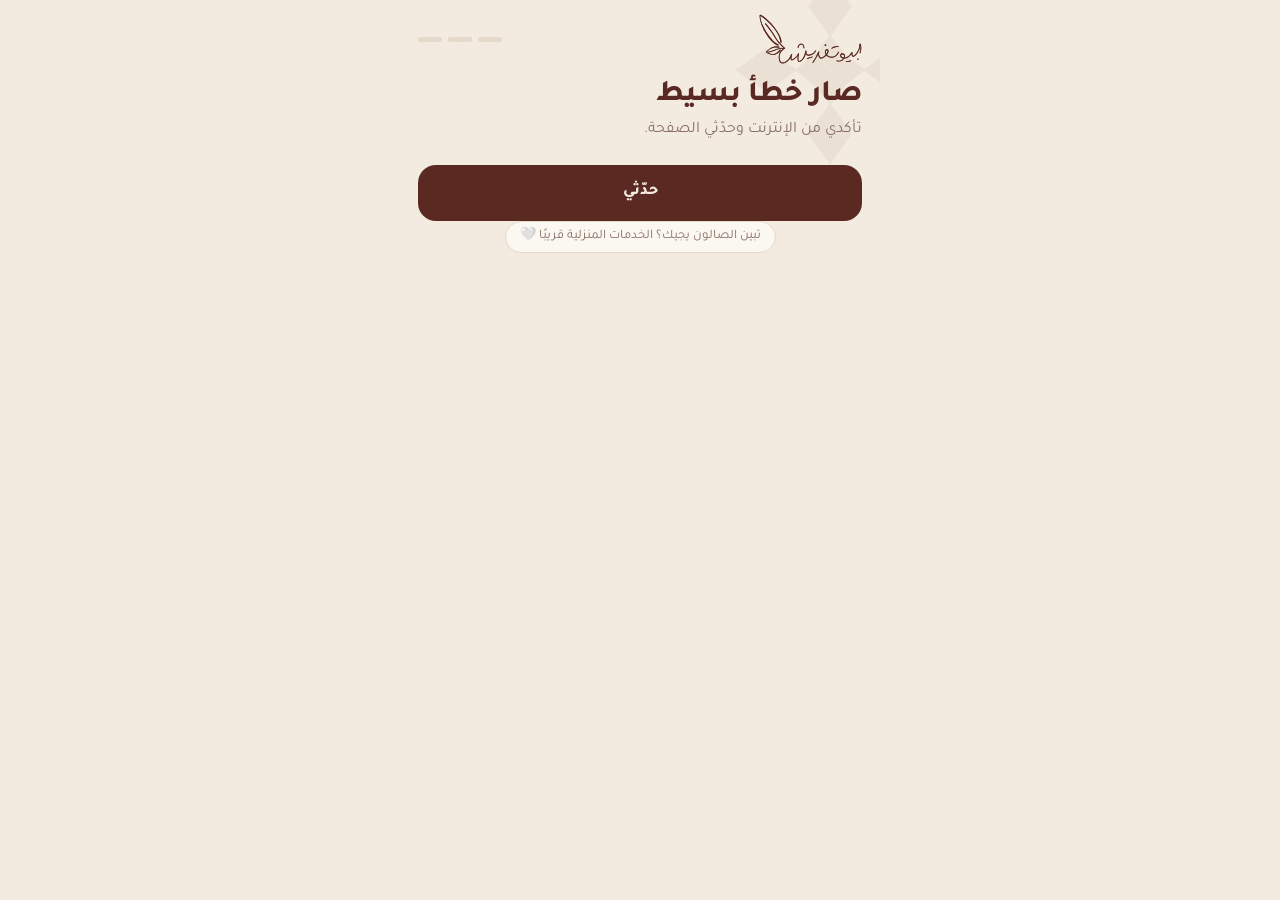
<file: book/index.html>
<!doctype html>
<html lang="ar" dir="rtl">
<head>
<meta charset="utf-8">
<meta name="viewport" content="width=device-width,initial-scale=1,viewport-fit=cover">
<title>احجزي موعدك · بيوتفريش</title>
<script>if (location.hash && !location.search) location.replace('../home/' + location.hash);</script>
<meta name="description" content="احجزي موعدك في صالون بيوتفريش بالأحساء: اختاري الخدمة والوقت، بدون حساب.">
<meta name="theme-color" content="#F3EBDF">
<link rel="icon" href="../home/assets/rosette-1.svg">
<link rel="preconnect" href="https://fonts.googleapis.com">
<link rel="preconnect" href="https://fonts.gstatic.com" crossorigin>
<link href="https://fonts.googleapis.com/css2?family=Tajawal:wght@300;400;500;700;800&display=swap" rel="stylesheet">
<link rel="stylesheet" href="book.css?v=1793729664">
</head>
<body>
<div class="app" id="app"><span class="bgros" aria-hidden="true"></span>
  <header class="top"><a href="../" aria-label="بيوتفريش"><span class="logo"></span></a><span class="steps" id="steps"><i></i><i></i><i></i></span></header>
  <main id="main"></main>
  <div class="toplink"><span>تبين الصالون يجيك؟ الخدمات المنزلية قريبًا 🤍</span></div>
</div>
<div class="bar" id="bar"><div class="in"><div class="meta"><b class="num" id="barT"></b><small id="barS"></small></div><button class="go" id="barGo"></button></div></div>
<div class="veil" id="veil"></div>
<div class="sheet" id="sheet" role="dialog" aria-modal="true"></div>
<script src="../vendor/supabase.js"></script>
<script src="../assets/config.js?v=1793729664"></script>
<script src="book.js?v=1793729664"></script>
</body>
</html>
</file>
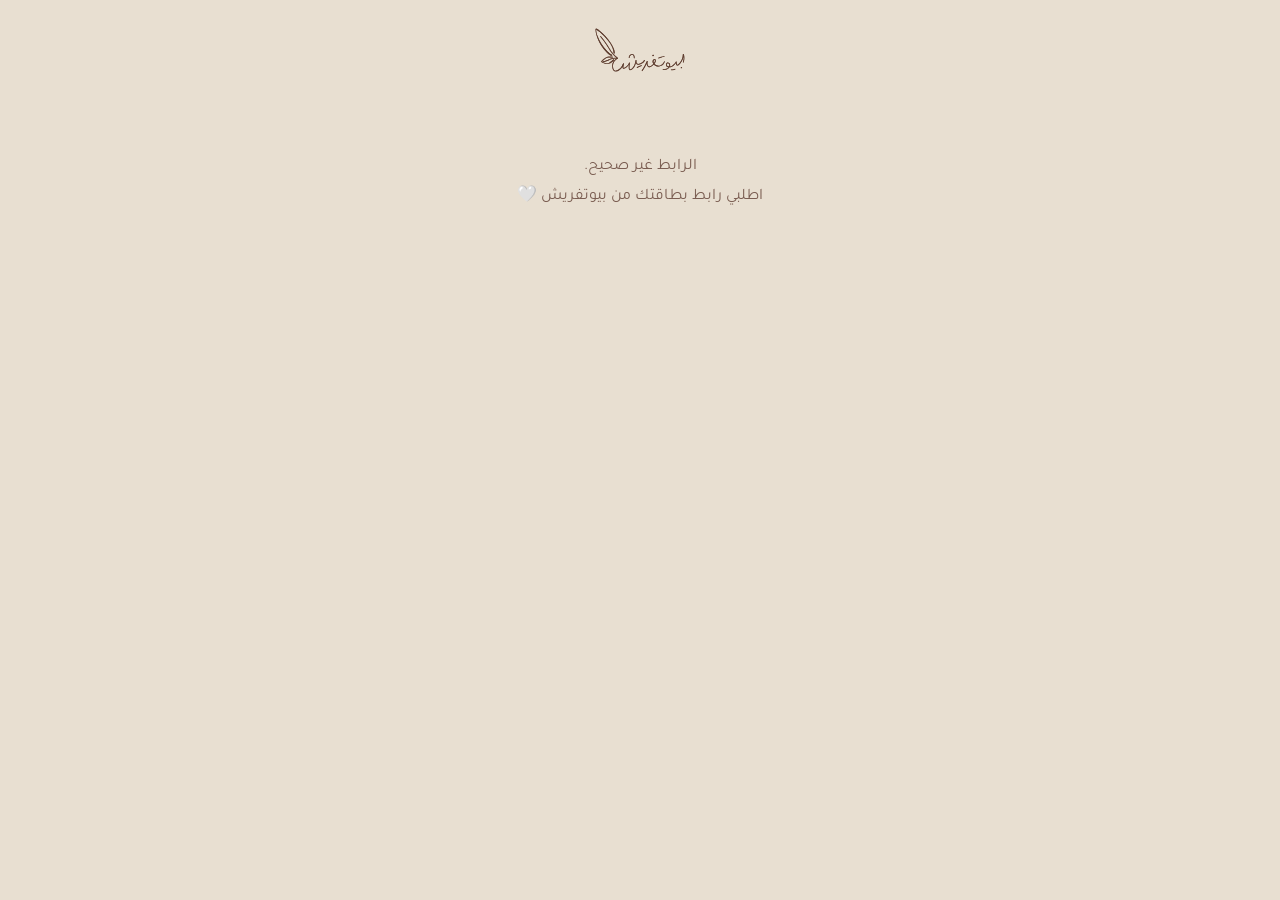
<file: card/index.html>
<!doctype html>
<html lang="ar" dir="rtl">
<head>
<meta charset="utf-8">
<meta name="viewport" content="width=device-width,initial-scale=1,viewport-fit=cover">
<title>بطاقتي · بيوتفريش</title>
<meta name="robots" content="noindex">
<meta name="theme-color" content="#3F1D17">
<meta property="og:title" content="بطاقتي في بيوتفريش">
<meta property="og:description" content="أختامك ومكافأتك وزياراتك، في مكان واحد.">
<meta property="og:image" content="https://beautfresh.com/home/assets/og.jpg">
<link rel="preconnect" href="https://fonts.googleapis.com"><link rel="preconnect" href="https://fonts.gstatic.com" crossorigin>
<link href="https://fonts.googleapis.com/css2?family=Tajawal:wght@300;400;500;700&display=swap" rel="stylesheet">
<style>
:root{--oud:#5A2A22;--oud2:#3F1D17;--sand:#E8DFD1;--paper:#F3EDE4;--ink:#4A2620;--ink2:#7A5D51;--gold:#C9A46A;--cream:#F3EBDF}
*{box-sizing:border-box}html,body{margin:0}body{font-family:Tajawal,system-ui,sans-serif;background:var(--sand);color:var(--ink);min-height:100vh;display:flex;flex-direction:column;align-items:center;padding:28px 16px 40px}
.wrap{width:100%;max-width:420px;display:flex;flex-direction:column;gap:16px}
.logo{height:44px;align-self:center;margin-bottom:4px}
.card{position:relative;overflow:hidden;border-radius:28px;padding:24px 22px;color:var(--cream);background:linear-gradient(150deg,#6A3229,var(--oud2));box-shadow:0 30px 50px -30px rgba(63,29,23,.9);animation:rise .8s cubic-bezier(.2,.8,.2,1) both}
.card::after{content:"";position:absolute;inset:0;background:url(../home/assets/rosette-2.svg) 0 0/30px 30px;opacity:.06;filter:brightness(0) invert(1);pointer-events:none}
.top{display:flex;justify-content:space-between;align-items:center;position:relative;z-index:1}
.top img{height:30px;filter:brightness(0) invert(94%) sepia(9%) saturate(380%) hue-rotate(335deg)}
.top span{font-size:12px;color:#D9C6B7;letter-spacing:.04em}
.vip{background:linear-gradient(140deg,#E3C890,#A8834C);color:#3F1D17;font-weight:700;font-size:11px;padding:3px 10px;border-radius:999px}
h1{position:relative;z-index:1;margin:22px 0 4px;font-size:26px;font-weight:500;color:#fff}
.sub{position:relative;z-index:1;margin:0;color:#D9C6B7;font-size:14px}
.stamps{position:relative;z-index:1;display:grid;grid-template-columns:repeat(var(--n,6),minmax(0,1fr));gap:10px;margin:24px 0 18px}
.stamps i{aspect-ratio:1;border-radius:50%;display:grid;place-items:center;border:1.5px dashed rgba(243,235,223,.35);max-width:60px;width:100%;justify-self:center}
.stamps i b{font-size:13px;font-weight:500;color:rgba(243,235,223,.45)}
.stamps i.on{border:0;background:var(--cream);animation:stamp .55s cubic-bezier(.3,1.6,.5,1) both}
.stamps i.on img{width:64%;height:64%}
.left{position:relative;z-index:1;font-size:15px;color:#E6D6C8}
.left b{color:#fff;font-weight:500}
.full{position:relative;z-index:1;margin-top:4px;padding:12px 14px;border-radius:16px;background:var(--cream);color:var(--oud);font-weight:500}
.stats{display:grid;grid-template-columns:repeat(3,1fr);background:var(--paper);border-radius:20px;overflow:hidden;border:1px solid #D3C3AE;animation:rise .8s .1s both}
.stats div{padding:14px 6px;text-align:center}.stats div+div{border-inline-start:1px solid #D3C3AE}
.stats b{display:block;font-size:18px;font-weight:700}.stats span{font-size:11.5px;color:var(--ink2)}
.hist{background:var(--paper);border-radius:20px;border:1px solid #D3C3AE;padding:14px 16px;animation:rise .8s .2s both}
.hist h2{margin:0 0 6px;font-size:14px;color:var(--ink2);font-weight:500}
.hist div{display:flex;justify-content:space-between;gap:10px;padding:9px 0;border-top:1px dashed #D3C3AE;font-size:14px}.hist div:first-of-type{border:0}
.hist span:last-child{color:var(--ink2);white-space:nowrap}
.acts{display:flex;gap:10px;animation:rise .8s .3s both}
.btn{flex:1;display:inline-flex;align-items:center;justify-content:center;gap:8px;padding:14px;border-radius:999px;font:inherit;font-weight:500;text-decoration:none;border:1px solid #D3C3AE;color:var(--oud);background:var(--paper)}
.btn.p{background:var(--oud);color:var(--cream);border-color:var(--oud)}
.btn svg{width:18px;height:18px}
.msg{text-align:center;padding:60px 20px;color:var(--ink2);line-height:1.9}
.foot{text-align:center;font-size:11px;letter-spacing:.25em;color:#A88F80;margin-top:8px}
@keyframes rise{from{opacity:0;transform:translateY(16px)}to{opacity:1;transform:none}}
@keyframes stamp{from{transform:scale(.3) rotate(-30deg);opacity:0}to{transform:none;opacity:1}}
</style>
</head>
<body>
<div class="wrap" id="app"><img class="logo" src="../home/assets/Beautfresh-brown.svg" alt="بيوتفريش"><div class="msg">لحظة…</div></div>
<script src="../vendor/supabase.js"></script>
<script src="../assets/config.js"></script>
<script>
(async () => {
  const app = document.getElementById('app');
  const esc = (s) => String(s ?? '').replace(/[&<>"']/g, (c) => ({ '&': '&amp;', '<': '&lt;', '>': '&gt;', '"': '&quot;', "'": '&#39;' }[c]));
  const M = ['يناير','فبراير','مارس','أبريل','مايو','يونيو','يوليو','أغسطس','سبتمبر','أكتوبر','نوفمبر','ديسمبر'];
  const dd = (s) => { const d = new Date(s + 'T12:00:00'); return `${d.getDate()} ${M[d.getMonth()]}`; };
  const head = '<img class="logo" src="../home/assets/Beautfresh-brown.svg" alt="بيوتفريش">';
  const token = location.hash.replace(/^#\/?/, '');
  if (!/^[0-9a-f-]{36}$/i.test(token)) { app.innerHTML = head + '<div class="msg">الرابط غير صحيح.<br>اطلبي رابط بطاقتك من بيوتفريش 🤍</div>'; return; }
  const cfg = window.APP_CONFIG || window.CONFIG || {};
  const sb = window.supabase.createClient(cfg.supabaseUrl || cfg.SUPABASE_URL, cfg.supabaseKey || cfg.supabaseAnonKey || cfg.SUPABASE_ANON_KEY);
  const { data: c, error } = await sb.rpc('bf_loyalty_card', { p_token: token });
  if (error || !c) { app.innerHTML = head + '<div class="msg">ما لقينا البطاقة.<br>تواصلي معنا ونرسل لك الرابط من جديد 🤍</div>'; return; }
  const n = Math.min(c.stamps, c.stamps_total), left = c.stamps_total - n, full = c.active && n >= c.stamps_total;
  const leftTxt = left === 1 ? 'زيارة وحدة' : left === 2 ? 'زيارتين' : left + ' زيارات';
  const wa = c.whatsapp ? `https://wa.me/966${String(c.whatsapp).replace(/\D/g, '').replace(/^0/, '')}` : '';
  app.innerHTML = `
    <div class="card">
      <div class="top"><img src="../home/assets/Beautfresh-brown.svg" alt="">${c.vip ? '<span class="vip">VIP</span>' : '<span>بطاقة الولاء</span>'}</div>
      <h1>هلا ${esc(c.name)} 🤍</h1><p class="sub">${c.since ? `معنا من ${dd(c.since)}` : 'نورتي بيوتفريش'}</p>
      ${c.active ? `<div class="stamps" style="--n:${c.stamps_total > 6 ? Math.ceil(c.stamps_total / 2) : c.stamps_total}">${Array.from({ length: c.stamps_total }, (_, i) => `<i class="${i < n ? 'on' : ''}" style="animation-delay:${300 + i * 90}ms">${i < n ? '<img src="../home/assets/rosette-1.svg" alt="">' : `<b>${i + 1}</b>`}</i>`).join('')}</div>
      ${full ? `<div class="full">مبروك! وصلتي لمكافأتك: ${esc(c.reward)}. نستناك 🤍</div>` : `<div class="left">باقي لك <b>${leftTxt}</b> وتوصلين لـ <b>${esc(c.reward)}</b></div>`}` : '<p class="sub" style="margin-top:18px">شكرًا إنك من عائلة بيوتفريش.</p>'}
    </div>
    <div class="stats"><div><b>${c.visits}</b><span>زيارة</span></div><div><b>${c.redeemed}</b><span>مكافأة استلمتيها</span></div><div><b>${c.last ? dd(c.last) : '—'}</b><span>آخر زيارة</span></div></div>
    ${c.recent.length ? `<div class="hist"><h2>آخر زياراتك</h2>${c.recent.map((v) => `<div><span>${esc(v.services || (v.home ? 'زيارة منزلية' : 'زيارة'))}</span><span>${dd(v.day)}</span></div>`).join('')}</div>` : ''}
    <div class="acts">${c.booking ? `<a class="btn p" href="${esc(c.booking)}">احجزي موعدك</a>` : ''}${wa ? `<a class="btn" href="${wa}"><svg viewBox="0 0 24 24" fill="none" stroke="currentColor" stroke-width="1.8"><path d="M4 20l1.3-3.9A8 8 0 1 1 8 18.8z"/></svg>واتساب</a>` : ''}</div>
    <div class="foot">THE FRESH VERSION OF YOU</div>`;
})();
</script>
</body>
</html>
</file>
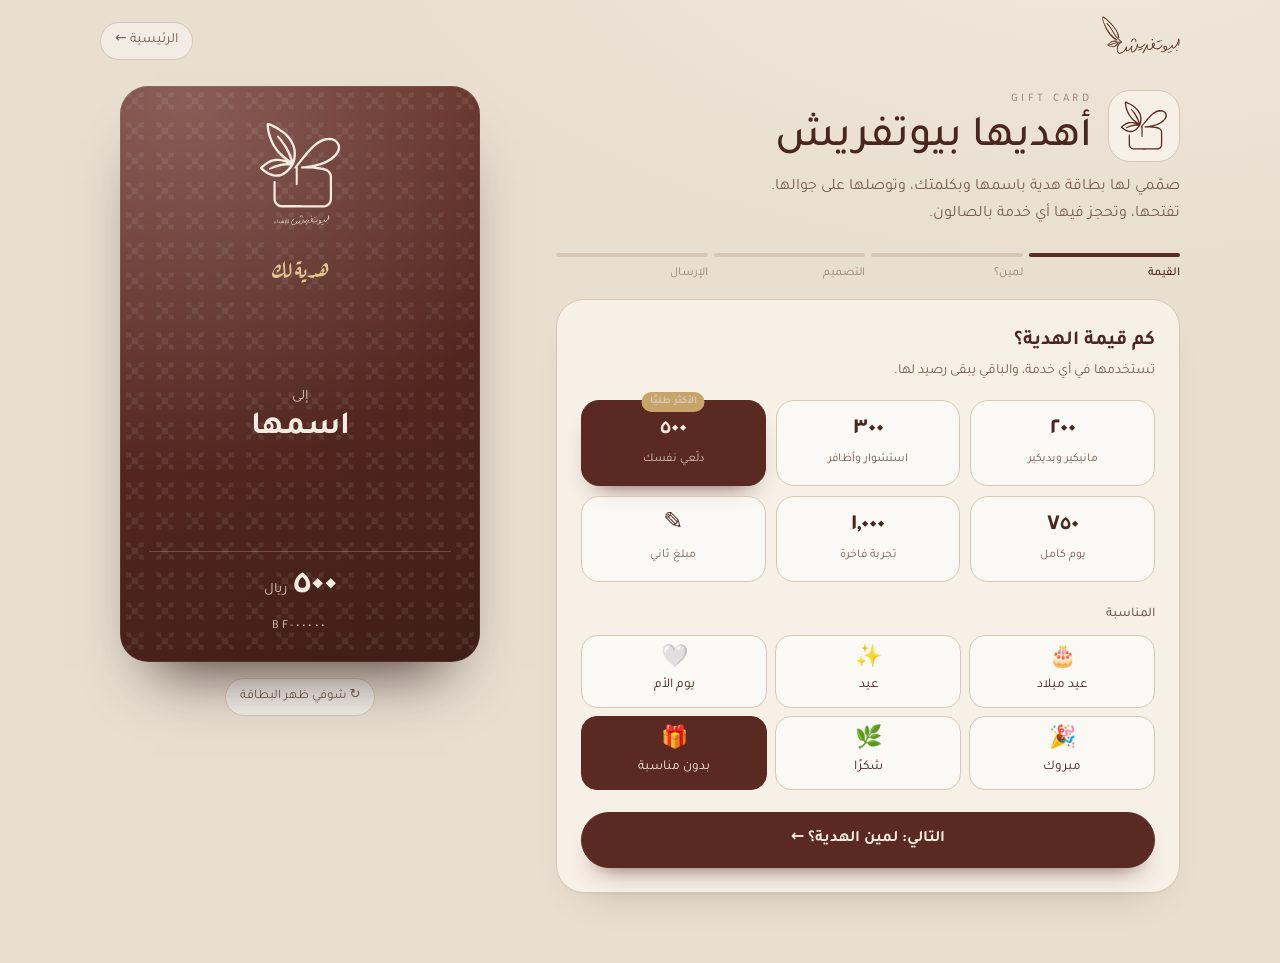
<file: gift/index.html>
<!doctype html>
<html lang="ar" dir="rtl">
<head>
<meta charset="utf-8">
<meta name="viewport" content="width=device-width,initial-scale=1,viewport-fit=cover">
<title>أهديها بيوتفريش</title>
<meta name="description" content="بطاقة هدية من بيوتفريش، باسمها وبكلمتك وبتصميمك، توصلها على جوالها.">
<meta name="theme-color" content="#E8DFD1">
<meta property="og:type" content="website">
<meta property="og:url" content="https://beautfresh.com/gift/">
<meta property="og:title" content="أهديها بيوتفريش 🎁">
<meta property="og:description" content="صمّمي بطاقة هدية باسمها وبكلمتك، وتوصلها على جوالها.">
<meta property="og:image" content="https://beautfresh.com/gift/og-gift.jpg">
<link rel="icon" href="../home/assets/gift-mark.svg">
<link rel="preconnect" href="https://fonts.googleapis.com"><link rel="preconnect" href="https://fonts.gstatic.com" crossorigin>
<link href="https://fonts.googleapis.com/css2?family=Tajawal:wght@300;400;500;700;800&family=Aref+Ruqaa:wght@400;700&family=Amiri:wght@400;700&display=swap" rel="stylesheet">
<link rel="stylesheet" href="card.css?v=2">
<style>
:root{--bg:#E8DFD1;--paper:#F6F0E7;--oud:#5A2A22;--oud2:#3F1D17;--ink:#4A2620;--ink2:#7A5D51;--mute:#9A8172;--line:#D7C8B4;--on:#F3EBDF;--on2:#D9C6B7;--gold:#C9A46A;--ease:cubic-bezier(.2,.8,.2,1)}
*{box-sizing:border-box}html,body{margin:0}
body{background:radial-gradient(1200px 600px at 85% -10%,#F1E8DC 0%,transparent 60%),var(--bg);color:var(--ink);font-family:Tajawal,system-ui,sans-serif;font-size:16px;line-height:1.7;-webkit-font-smoothing:antialiased;overflow-x:hidden}
a{color:inherit;text-decoration:none}button{font:inherit;cursor:pointer;color:inherit}
.top{display:flex;align-items:center;justify-content:space-between;max-width:1120px;margin:0 auto;padding:16px 20px}
.top img{height:38px}.top a.back{font-size:14px;color:var(--ink2);border:1px solid var(--line);border-radius:999px;padding:6px 14px;background:#fff6}
.layout{max-width:1120px;margin:0 auto;padding:4px 20px 70px;display:grid;grid-template-columns:1fr 400px;grid-template-areas:'intro stage' 'flow stage';column-gap:56px;align-items:start}
.intro-w{grid-area:intro}.flow{grid-area:flow}.stage{grid-area:stage;position:sticky;top:16px}
.intro{display:flex;gap:16px;align-items:center}
.intro .mk{width:72px;height:72px;flex:none;border-radius:22px;background:var(--paper);border:1px solid var(--line);display:grid;place-items:center;animation:bob 4s ease-in-out infinite}
.intro .mk img{width:50px}
@keyframes bob{50%{transform:translateY(-5px) rotate(-3deg)}}
.intro .label{font-size:11.5px;letter-spacing:.3em;color:var(--mute);text-transform:uppercase}
.intro h1{margin:0;font-size:clamp(30px,4vw,44px);font-weight:500;line-height:1.2}
.lead{margin:8px 0 0;color:var(--ink2);max-width:50ch}
.steps{display:flex;gap:6px;margin:24px 0 16px}
.steps button{flex:1;border:0;background:none;padding:0;text-align:start}
.steps i{display:block;height:4px;border-radius:4px;background:var(--line);overflow:hidden;position:relative}
.steps i::after{content:"";position:absolute;inset:0;background:var(--oud);transform:scaleX(0);transform-origin:right;transition:transform .5s var(--ease)}
.steps button.on i::after{transform:none}
.steps small{display:block;margin-top:6px;font-size:12px;color:var(--mute)}
.steps button.on small{color:var(--ink);font-weight:500}
.panel{background:var(--paper);border-radius:28px;padding:24px;border:1px solid var(--line);box-shadow:0 1px 2px rgba(95,62,48,.05),0 20px 40px -32px rgba(95,62,48,.45)}
.panel.enter{animation:pin .5s var(--ease) both}
@keyframes pin{from{opacity:0;transform:translateY(14px)}}
.panel h2{margin:0 0 2px;font-size:20px;font-weight:600}.hint{margin:0 0 16px;color:var(--ink2);font-size:14px}
.sec{margin-top:22px}.lbl{display:block;font-size:13px;color:var(--ink2);margin-bottom:8px;font-weight:500}
.opts{display:grid;grid-template-columns:repeat(3,1fr);gap:10px}
.opt{position:relative;border:1.5px solid var(--line);background:#fff9;border-radius:18px;padding:14px 8px 12px;text-align:center;transition:transform .25s var(--ease),background .25s,border-color .25s,box-shadow .25s}
.opt:hover{transform:translateY(-2px);border-color:#C4A88F}
.opt b{display:block;font-size:24px;font-weight:600;line-height:1.3}.opt span{font-size:12px;color:var(--ink2)}
.opt.on{border-color:var(--oud);background:var(--oud);color:var(--on);box-shadow:0 14px 24px -16px rgba(90,42,34,.9)}.opt.on span{color:var(--on2)}
.opt .pop{position:absolute;top:-9px;left:50%;transform:translateX(-50%);background:var(--gold);color:var(--oud2);font-size:10.5px;font-weight:700;padding:1px 8px;border-radius:999px;white-space:nowrap}
.slide{margin-top:14px;padding:14px 16px;border-radius:18px;border:1.5px dashed var(--line);display:none}
.slide.show{display:block;animation:pin .4s var(--ease) both}
.slide .v{display:flex;justify-content:space-between;align-items:baseline;font-size:13px;color:var(--ink2)}.slide .v b{font-size:24px;color:var(--ink);font-weight:600}
input[type=range]{width:100%;accent-color:var(--oud);margin-top:6px}
.grid3{display:grid;grid-template-columns:repeat(3,1fr);gap:8px}
.tile{border:1.5px solid var(--line);background:#fff9;border-radius:16px;padding:10px 6px;text-align:center;font-size:13.5px;transition:all .25s var(--ease)}
.tile em{display:block;font-style:normal;font-size:22px;line-height:1.3;transition:transform .35s var(--ease)}
.tile:hover em{transform:scale(1.18) rotate(-6deg)}
.tile.on{background:var(--oud);border-color:var(--oud);color:var(--on)}
.swatches{display:flex;gap:14px;flex-wrap:wrap;padding-bottom:18px}
.sw{width:58px;height:76px;border-radius:16px;border:3px solid transparent;box-shadow:0 0 0 1px var(--line);transition:transform .25s var(--ease),box-shadow .25s;position:relative}
.sw:hover{transform:translateY(-3px)}
.sw.on{border-color:#fff;box-shadow:0 0 0 2px var(--oud);transform:scale(1.06)}
.sw small{position:absolute;top:100%;left:50%;transform:translateX(-50%);margin-top:4px;font-size:11px;color:var(--mute);white-space:nowrap}
.pat{height:72px;border-radius:14px;border:2px solid transparent;box-shadow:0 0 0 1px var(--line);background-color:#5A2A22;position:relative;overflow:hidden;transition:all .25s}
.pat.on{box-shadow:0 0 0 2px var(--oud);border-color:#fff}
.pat span{position:absolute;bottom:6px;left:0;right:0;text-align:center;font-size:12px;color:#F3EBDF}
.pat i{position:absolute;inset:0;opacity:.18}
.fnt{border:1.5px solid var(--line);background:#fff9;border-radius:16px;padding:8px;text-align:center;transition:all .25s}
.fnt b{display:block;font-size:22px;font-weight:400;line-height:1.5}.fnt small{font-size:11.5px;color:var(--mute)}
.fnt.on{border-color:var(--oud);box-shadow:0 0 0 1px var(--oud);background:#fff}
.preset{display:flex;align-items:center;gap:12px;padding:12px 14px;border-radius:18px;border:1.5px solid var(--line);background:#fff;width:100%;text-align:start;transition:all .25s}
.preset.on{border-color:var(--oud);box-shadow:0 0 0 1px var(--oud)}
.preset i{width:38px;height:52px;border-radius:10px;background:linear-gradient(160deg,#6A3229,#3F1D17);flex:none}
.preset b{display:block;font-size:15px}.preset small{color:var(--ink2);font-size:12.5px}
.field{margin-bottom:14px}.field label{display:block;font-size:13px;color:var(--ink2);margin-bottom:5px;font-weight:500}
.inp{width:100%;height:52px;border-radius:16px;border:1.5px solid var(--line);background:#fff;padding:0 14px;font:inherit;color:var(--ink);outline:none;transition:border-color .2s,box-shadow .2s}
.inp:focus{border-color:var(--oud);box-shadow:0 0 0 4px rgba(90,42,34,.08)}textarea.inp{height:auto;padding:12px 14px;resize:none;line-height:1.7}
.row2{display:grid;grid-template-columns:1fr 1fr;gap:12px}
.chips{display:flex;flex-wrap:wrap;gap:8px}
.chip{border:1.5px solid var(--line);background:transparent;border-radius:999px;padding:7px 14px;font-size:13.5px;transition:all .2s}
.chip.on{background:var(--oud);border-color:var(--oud);color:var(--on)}
.sugg{display:flex;gap:8px;overflow-x:auto;scrollbar-width:none;padding-bottom:2px;margin-top:8px}.sugg::-webkit-scrollbar{display:none}
.sugg button{flex:none;border:1px dashed #C4A88F;background:#fff8;border-radius:12px;padding:6px 12px;font-size:12.5px;color:var(--ink2)}
.count{float:left;font-size:11.5px;color:var(--mute)}
.nav{display:flex;gap:10px;margin-top:22px}
.btn{flex:1;min-height:56px;border-radius:999px;border:1.5px solid var(--oud);background:var(--oud);color:var(--on);font-weight:600;font-size:16px;display:inline-flex;align-items:center;justify-content:center;gap:8px;transition:transform .2s,opacity .2s;box-shadow:0 14px 24px -16px rgba(90,42,34,.9)}
.btn:hover{transform:translateY(-1px)}.btn:active{transform:scale(.98)}
.btn.ghost{background:transparent;color:var(--oud);flex:0 0 auto;padding:0 22px;box-shadow:none}
.btn[disabled]{opacity:.5;cursor:wait}
.err{color:#A33A2B;font-size:13px;margin:-4px 0 8px;min-height:0}
.shake{animation:shake .4s}@keyframes shake{20%,60%{transform:translateX(-6px)}40%,80%{transform:translateX(6px)}}
.sum{border-radius:18px;background:#fff;border:1px solid var(--line);padding:6px 16px;margin-bottom:16px}
.sum div{display:flex;justify-content:space-between;gap:12px;padding:10px 0;border-bottom:1px dashed var(--line);font-size:14.5px}.sum div:last-child{border:0;font-weight:700;font-size:17px}
.sum span:first-child{color:var(--ink2)}
.pay{display:grid;grid-template-columns:1fr 1fr;gap:10px;margin-bottom:12px}
.pm{position:relative;display:flex;align-items:center;justify-content:center;height:50px;border-radius:14px;border:1.5px solid var(--line);background:#fff;font-weight:600;opacity:.7;font-size:14px}
.pm .soon{position:absolute;top:-8px;inset-inline-end:10px;font-size:10px;font-weight:700;background:var(--gold);color:var(--oud2);padding:1px 8px;border-radius:999px}
.pm.apple{background:#111;color:#fff;border-color:#111}
.terms{display:flex;gap:10px;align-items:flex-start;font-size:13px;color:var(--ink2);margin:6px 0 4px}
.terms input{accent-color:var(--oud);width:18px;height:18px;margin-top:3px;flex:none}
.terms a{color:var(--oud);text-decoration:underline}
.done{text-align:center}
.done .ok{width:76px;height:76px;border-radius:50%;background:var(--oud);color:var(--on);display:grid;place-items:center;margin:4px auto 12px;font-size:34px;animation:popin .6s var(--ease) both}
@keyframes popin{from{transform:scale(.4);opacity:0}}
.wa{display:flex;align-items:center;justify-content:center;gap:8px;margin-top:12px;min-height:56px;border-radius:999px;background:#1E9E5A;color:#fff;font-weight:600}
.stage .bfc{max-width:360px;margin:0 auto}
.under{display:flex;justify-content:center;gap:10px;margin-top:16px;flex-wrap:wrap}
.under button{border:1px solid var(--line);background:#fff8;border-radius:999px;padding:7px 14px;font-size:13px;color:var(--ink2);transition:all .2s}
.under button:hover{background:#fff;color:var(--ink)}
.veil{position:fixed;inset:0;z-index:50;background:rgba(40,20,16,.6);backdrop-filter:blur(5px);display:none;align-items:flex-end;justify-content:center}
.veil.show{display:flex;animation:fade .3s both}@keyframes fade{from{opacity:0}}
.sheet{background:var(--paper);width:min(560px,100%);max-height:85vh;overflow:auto;border-radius:28px 28px 0 0;padding:22px 22px 30px;animation:up .4s var(--ease) both}
@keyframes up{from{transform:translateY(40px);opacity:0}}
.sheet h3{margin:0 0 10px}.sheet ol{padding-inline-start:20px;margin:0;font-size:14.5px;line-height:1.9}
@media (max-width:900px){.layout{grid-template-columns:1fr;grid-template-areas:'intro' 'stage' 'flow';row-gap:14px}.stage{position:relative;top:0}.stage .bfc{max-width:270px}.steps{margin-top:4px}}
@media (max-width:420px){.opts{grid-template-columns:repeat(2,1fr)}.row2{grid-template-columns:1fr}}
@media (prefers-reduced-motion:reduce){*{animation:none!important;transition:none!important}}
</style>
</head>
<body>
<header class="top"><a href="../"><img src="../home/assets/Beautfresh-brown.svg" alt="بيوتفريش"></a><a class="back" href="../">الرئيسية ←</a></header>
<main class="layout">
  <div class="intro-w">
    <div class="intro"><span class="mk"><img src="../home/assets/gift-mark.svg" alt=""></span><div><span class="label">Gift Card</span><h1>أهديها بيوتفريش</h1></div></div>
    <p class="lead">صمّمي لها بطاقة هدية باسمها وبكلمتك، وتوصلها على جوالها. تفتحها، وتحجز فيها أي خدمة بالصالون.</p>
  </div>
  <aside class="stage" id="stage"><div id="cardW"></div>
    <div class="under"><button id="flipBtn">↻ شوفي ظهر البطاقة</button></div>
  </aside>
  <div class="flow">
    <div class="steps" id="steps"><button data-s="1"><i></i><small>القيمة</small></button><button data-s="2"><i></i><small>لمين؟</small></button><button data-s="3"><i></i><small>التصميم</small></button><button data-s="4"><i></i><small>الإرسال</small></button></div>
    <div id="step"></div>
  </div>
</main>
<div class="veil" id="veil"><div class="sheet"><h3>شروط قسيمة الهدية</h3><ol>
  <li>القسيمة صالحة ٦ أشهر من تاريخ إصدارها.</li>
  <li>تُستخدم لخدمات صالون بيوتفريش.</li>
  <li>إذا كانت الخدمة أقل من قيمة القسيمة، يبقى الباقي رصيد للمهدى لها لين تنتهي الصلاحية.</li>
  <li>إذا كانت الخدمة أكثر من الرصيد، تدفع الفرق.</li>
  <li>القسيمة ما تُسترد نقدًا ولا تُستبدل بفلوس.</li>
  <li>لازم يظهر كود القسيمة عند الحجز أو الحضور.</li>
  <li>القسيمة مربوطة بجوال المهدى لها، وإذا ضاع الرابط نرسله لها من جديد.</li>
</ol><button class="btn" style="width:100%;margin-top:18px" id="tx">تمام</button></div></div>
<script src="../vendor/qrcode.js"></script>
<script src="../assets/config.js"></script>
<script src="card.js?v=2"></script>
<script>
(() => {
  const { html, interact, OCC, THEMES, PATTERNS, FONTS, DEFAULT, fmt, AR, esc } = window.BFCard;
  const $ = (s, r = document) => r.querySelector(s), $$ = (s, r = document) => [...r.querySelectorAll(s)];
  const CFG = window.APP_CONFIG || {};
  const WA = '966509492224';
  const PRESETS = [[200, 'مانيكير وبديكير'], [300, 'استشوار وأظافر'], [500, 'دلّعي نفسك', 1], [750, 'يوم كامل'], [1000, 'تجربة فاخرة'], [0, 'مبلغ ثاني']];
  const S = { amount: 500, occasion: 'بدون مناسبة', to: '', from: '', message: '', to_phone: '', from_phone: '', when: 'now', deliver_on: '', design: { ...DEFAULT }, agree: true };
  let step = 1, flipFn = () => {}, flipped = false, res = null;

  const card = () => { $('#cardW').innerHTML = html({ ...S, flipped }); flipFn = interact($('#stage')); };
  const setFlip = (on) => { flipped = on; flipFn(on); $('#flipBtn').textContent = on ? '↻ شوفي وجه البطاقة' : '↻ شوفي ظهر البطاقة'; };
  $('#flipBtn').onclick = () => setFlip(!flipped);
  const bump = () => { const v = $('[data-val]'); if (v) v.animate([{ transform: 'scale(1)' }, { transform: 'scale(1.14)' }, { transform: 'scale(1)' }], { duration: 420, easing: 'ease-out' }); };
  const patBg = (k) => (k === 'rosette' ? 'background:url(../home/assets/rosette-2.svg) 0 0/20px 20px;filter:brightness(0) invert(1)' : k === 'leaves' ? 'background:url(../home/assets/gift-mark-cream.svg) center 15%/130% auto no-repeat;opacity:.35' : 'display:none');

  const views = {
    1: () => `<div class="panel enter"><h2>كم قيمة الهدية؟</h2><p class="hint">تستخدمها في أي خدمة، والباقي يبقى رصيد لها.</p>
      <div class="opts">${PRESETS.map(([v, l, p]) => { const on = v ? S.amount === v : !PRESETS.some((x) => x[0] && x[0] === S.amount); return `<button class="opt ${on ? 'on' : ''}" data-v="${v}">${p ? '<span class="pop">الأكثر طلبًا</span>' : ''}<b>${v ? fmt(v) : '✎'}</b><span>${l}</span></button>`; }).join('')}</div>
      <div class="slide ${PRESETS.some((x) => x[0] && x[0] === S.amount) ? '' : 'show'}" id="cust"><div class="v"><span>حركي واختاري المبلغ</span><b id="sv">${fmt(S.amount)} ريال</b></div><input type="range" id="amt" min="100" max="3000" step="50" value="${S.amount}"></div>
      <div class="sec"><span class="lbl">المناسبة</span><div class="grid3">${Object.entries(OCC).map(([o, [e]]) => `<button class="tile ${o === S.occasion ? 'on' : ''}" data-o="${o}"><em>${e}</em>${o}</button>`).join('')}</div></div>
      <div class="nav"><button class="btn" data-next>التالي: لمين الهدية؟ ←</button></div></div>`,
    2: () => `<div class="panel enter"><h2>لمين الهدية؟</h2><p class="hint">اسمها يطلع على البطاقة، وعلى جوالها نرسل رابط البطاقة.</p>
      <div class="row2"><div class="field"><label>اسمها</label><input class="inp" id="to" maxlength="24" value="${esc(S.to)}" placeholder="مثلًا: نورة"></div><div class="field"><label>جوالها</label><input class="inp" id="to_phone" inputmode="tel" dir="ltr" maxlength="14" value="${esc(S.to_phone)}" placeholder="05xxxxxxxx"></div></div>
      <div class="field"><label>من (اسمك على البطاقة)</label><input class="inp" id="from" maxlength="30" value="${esc(S.from)}" placeholder="مثلًا: أختك سارة"></div>
      <div class="field"><label>كلمتك لها <span class="count" id="cnt">${AR(S.message.length)}/١٢٠</span></label><textarea class="inp" id="message" rows="3" maxlength="120" placeholder="اكتبي من قلبك…">${esc(S.message)}</textarea>
        <div class="sugg">${OCC[S.occasion][2].map((t) => `<button type="button" data-sg="${esc(t)}">${esc(t)}</button>`).join('')}</div></div>
      <div class="field"><label>متى توصلها؟</label><div class="chips"><button class="chip ${S.when === 'now' ? 'on' : ''}" data-w="now">أول ما يتأكد الطلب</button><button class="chip ${S.when === 'date' ? 'on' : ''}" data-w="date">في يوم معيّن</button></div>
        <input class="inp" id="deliver_on" type="date" style="margin-top:10px;${S.when === 'date' ? '' : 'display:none'}" value="${S.deliver_on}"></div>
      <p class="err" id="err"></p>
      <div class="nav"><button class="btn ghost" data-back>→</button><button class="btn" data-next>التالي: التصميم ←</button></div></div>`,
    3: () => { const d = S.design, isDef = d.theme === DEFAULT.theme && d.pattern === DEFAULT.pattern && d.font === DEFAULT.font;
      return `<div class="panel enter"><h2>صمّميها على ذوقك</h2><p class="hint">أو خليها على التصميم الجاهز، مضبوط وفخم.</p>
      <button class="preset ${isDef ? 'on' : ''}" id="def"><i></i><span><b>بيوتفريش الكلاسيكي ${isDef ? '✓' : ''}</b><small>التصميم الجاهز: عودي، بنقشة بيوتفريش، وخط رقعة</small></span></button>
      <div class="sec"><span class="lbl">اللون</span><div class="swatches">${THEMES.map(([k, l]) => `<button class="sw bfc t-${k} ${k === d.theme ? 'on' : ''}" data-th="${k}" style="aspect-ratio:auto;background:linear-gradient(160deg,var(--c1),var(--c2))" aria-label="${l}"><small>${l}</small></button>`).join('')}</div></div>
      <div class="sec"><span class="lbl">النقشة</span><div class="grid3">${PATTERNS.map(([k, l]) => `<button class="pat ${k === d.pattern ? 'on' : ''}" data-pa="${k}"><i style="${patBg(k)}"></i><span>${l}</span></button>`).join('')}</div></div>
      <div class="sec"><span class="lbl">خط الكلمة</span><div class="grid3">${FONTS.map(([k, l]) => `<button class="fnt ${k === d.font ? 'on' : ''}" data-fo="${k}"><b style="font-family:${k === 'ruqaa' ? '\'Aref Ruqaa\'' : k === 'naskh' ? 'Amiri' : 'Tajawal'}">هديتك</b><small>${l}</small></button>`).join('')}</div></div>
      <div class="nav"><button class="btn ghost" data-back>→</button><button class="btn" data-next>التالي: الإرسال ←</button></div></div>`; },
    4: () => `<div class="panel enter"><h2>آخر خطوة</h2><p class="hint">راجعي الطلب، ونرسل لها البطاقة أول ما يتأكد الدفع.</p>
      <div class="sum"><div><span>الهدية</span><span>بطاقة ${fmt(S.amount)} ريال</span></div><div><span>إلى</span><span>${esc(S.to)} · <span dir="ltr">${esc(S.to_phone)}</span></span></div><div><span>التوصيل</span><span>${S.when === 'now' ? 'أول ما يتأكد الطلب' : esc(S.deliver_on)}</span></div><div><span>الإجمالي</span><span>${fmt(S.amount)} ريال</span></div></div>
      <div class="field"><label>جوالك (نتواصل معك عليه لتأكيد الطلب)</label><input class="inp" id="from_phone" inputmode="tel" dir="ltr" maxlength="14" value="${esc(S.from_phone)}" placeholder="05xxxxxxxx"></div>
      <div class="pay"><div class="pm apple"><span class="soon">قريبًا</span>Apple Pay</div><div class="pm"><span class="soon">قريبًا</span>مدى</div><div class="pm"><span class="soon">قريبًا</span>Visa · Mastercard</div><div class="pm"><span class="soon">قريبًا</span>تابي · تمارا</div></div>
      <label class="terms"><input type="checkbox" id="agree" ${S.agree ? 'checked' : ''}><span>قرأت <a href="#" id="tl">شروط القسيمة</a> وأوافق عليها</span></label>
      <p class="err" id="err"></p>
      <div class="nav"><button class="btn ghost" data-back>→</button><button class="btn" id="send">أرسلي الطلب 🎁</button></div>
      <p style="text-align:center;font-size:12.5px;color:var(--mute);margin:12px 0 0">الدفع الإلكتروني يوصل قريب. لين ذاك الوقت نتواصل معك على الواتساب ونرتب الدفع.</p></div>`,
    5: () => `<div class="panel enter done"><div class="ok">✓</div><h2>وصلنا طلبك 🤍</h2><p class="hint">رقم طلبك <b>#${AR(res.ref)}</b>. كمّلي على الواتساب عشان نرتب الدفع، وبعدها نرسل البطاقة لـ${esc(S.to)} ${S.when === 'now' ? 'على طول' : 'باليوم اللي اخترتيه'}.</p>
      <a class="wa" target="_blank" rel="noopener" href="https://wa.me/${WA}?text=${encodeURIComponent(`السلام عليكم 🤍\nطلبت بطاقة هدية من الموقع\n• رقم الطلب: ${res.ref}\n• القيمة: ${S.amount} ريال\n• إلى: ${S.to}\nأبي أكمل الدفع`)}">كمّلي على الواتساب ←</a>
      <button class="btn ghost" style="width:100%;margin-top:10px" onclick="location.reload()">أهدي بطاقة ثانية</button></div>`,
  };
  const normPhone = (v) => { let p = String(v || '').replace(/[٠-٩]/g, (d) => '٠١٢٣٤٥٦٧٨٩'.indexOf(d)).replace(/\D/g, ''); if (p.startsWith('966')) p = '0' + p.slice(3); if (/^5\d{8}$/.test(p)) p = '0' + p; return p; };
  const fail = (m) => { const e = $('#err'); if (e) e.textContent = m; const p = $('.panel'); p.classList.remove('shake'); void p.offsetWidth; p.classList.add('shake'); };
  const go = (n) => { step = n; render(); if (innerWidth < 900) scrollTo({ top: $('.flow').offsetTop - 10, behavior: 'smooth' }); };
  function render() {
    const el = $('#step'); el.innerHTML = views[step]();
    $$('#steps button').forEach((b) => b.classList.toggle('on', +b.dataset.s <= Math.min(step, 4)));
    card();
    $$('[data-v]', el).forEach((b) => b.onclick = () => { const v = +b.dataset.v; $$('[data-v]', el).forEach((x) => x.classList.toggle('on', x === b)); $('#cust').classList.toggle('show', !v); S.amount = v || +$('#amt').value; $('#sv').textContent = `${fmt(S.amount)} ريال`; card(); bump(); });
    $('#amt', el)?.addEventListener('input', (e) => { S.amount = +e.target.value; $('#sv').textContent = `${fmt(S.amount)} ريال`; card(); });
    $$('[data-o]', el).forEach((b) => b.onclick = () => { S.occasion = b.dataset.o; $$('[data-o]', el).forEach((x) => x.classList.toggle('on', x === b)); card(); });
    ['to', 'from', 'message', 'to_phone', 'from_phone'].forEach((k) => $('#' + k, el)?.addEventListener('input', (e) => { S[k] = e.target.value; if (k === 'message') $('#cnt').textContent = `${AR(S.message.length)}/١٢٠`; if (!k.includes('phone')) card(); }));
    $$('[data-sg]', el).forEach((b) => b.onclick = () => { S.message = b.dataset.sg; $('#message').value = S.message; $('#cnt').textContent = `${AR(S.message.length)}/١٢٠`; card(); });
    $$('[data-w]', el).forEach((b) => b.onclick = () => { S.when = b.dataset.w; $$('[data-w]', el).forEach((x) => x.classList.toggle('on', x === b)); $('#deliver_on').style.display = S.when === 'date' ? '' : 'none'; });
    $('#deliver_on', el)?.addEventListener('input', (e) => { S.deliver_on = e.target.value; });
    if ($('#deliver_on', el)) $('#deliver_on', el).min = new Date().toLocaleDateString('en-CA', { timeZone: 'Asia/Riyadh' });
    $$('[data-th]', el).forEach((b) => b.onclick = () => { S.design.theme = b.dataset.th; render(); });
    $$('[data-pa]', el).forEach((b) => b.onclick = () => { S.design.pattern = b.dataset.pa; render(); });
    $$('[data-fo]', el).forEach((b) => b.onclick = () => { S.design.font = b.dataset.fo; render(); });
    $('#def', el)?.addEventListener('click', () => { S.design = { ...DEFAULT }; render(); });
    $('#agree', el)?.addEventListener('change', (e) => { S.agree = e.target.checked; });
    $('#tl', el)?.addEventListener('click', (e) => { e.preventDefault(); $('#veil').classList.add('show'); });
    $('[data-back]', el)?.addEventListener('click', () => go(step - 1));
    $('[data-next]', el)?.addEventListener('click', () => {
      if (step === 1 && !(S.amount >= 100)) return fail('القيمة أقل شي ١٠٠ ريال');
      if (step === 2) { S.to = S.to.trim(); S.from = S.from.trim(); S.to_phone = normPhone(S.to_phone); if (S.to.length < 2) return fail('اكتبي اسمها'); if (!/^05\d{8}$/.test(S.to_phone)) return fail('رقم جوالها غير صحيح، لازم يبدأ بـ ٠٥'); if (S.when === 'date' && !S.deliver_on) return fail('اختاري يوم التوصيل'); }
      go(step + 1);
    });
    $('#send', el)?.addEventListener('click', async (e) => {
      S.from_phone = normPhone(S.from_phone);
      if (!/^05\d{8}$/.test(S.from_phone)) return fail('اكتبي جوالك عشان نأكد معك الطلب');
      if (!S.agree) return fail('وافقي على شروط القسيمة');
      const b = e.currentTarget; b.disabled = true; b.textContent = 'نرسل طلبك…';
      try {
        const r = await fetch(`${CFG.supabaseUrl}/rest/v1/rpc/gift_request`, { method: 'POST', headers: { 'Content-Type': 'application/json', apikey: CFG.supabaseKey },
          body: JSON.stringify({ p: { amount: S.amount, to_name: S.to, from_name: S.from, message: S.message, to_phone: S.to_phone, from_phone: S.from_phone, occasion: S.occasion, design: S.design, deliver_on: S.when === 'date' ? S.deliver_on : null } }) });
        const j = await r.json(); if (!r.ok) throw new Error(j.message || 'تعذر إرسال الطلب');
        res = j; go(5);
      } catch (err) { b.disabled = false; b.textContent = 'أرسلي الطلب 🎁'; fail(err.message); }
    });
  }
  $$('#steps button').forEach((b) => b.onclick = () => { const n = +b.dataset.s; if (n < step && step < 5) go(n); });
  const closeV = () => $('#veil').classList.remove('show');
  $('#tx').onclick = closeV; $('#veil').addEventListener('click', (e) => { if (e.target.id === 'veil') closeV(); });
  render();
})();
</script>
</body>
</html>
</file>
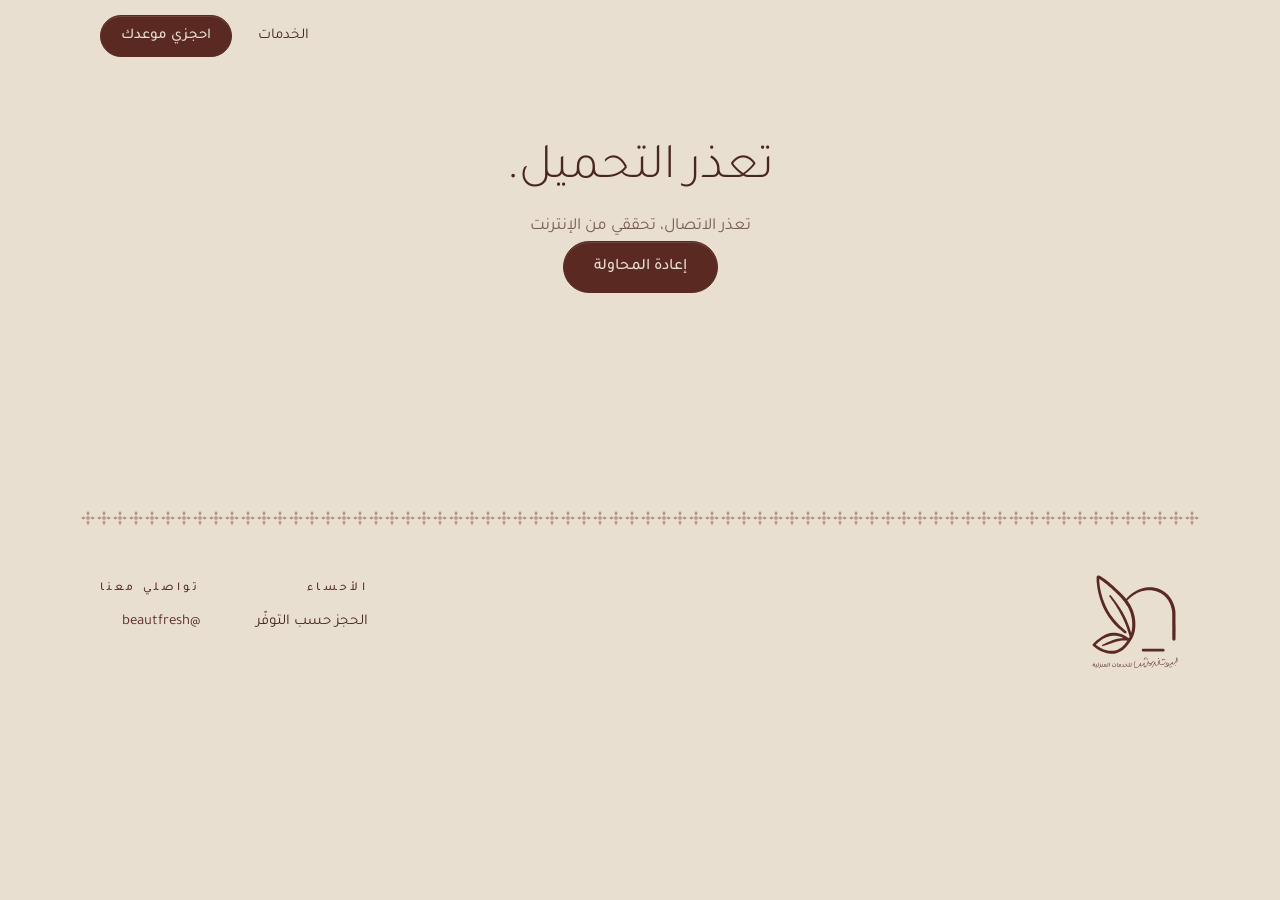
<file: home/index.html>
<!doctype html>
<html lang="ar" dir="rtl">
<head>
  <meta charset="utf-8">
  <meta name="viewport" content="width=device-width, initial-scale=1, viewport-fit=cover">
  <meta name="theme-color" content="#E8DFD1">
  <title>بيوتفريش · للخدمات المنزلية</title>
  <meta name="description" content="بيوتفريش، في بيتك. احجزي خدمات الأظافر والشعر في بيتك بالأحساء.">
  <meta property="og:title" content="بيوتفريش · للخدمات المنزلية">
  <meta property="og:description" content="الصالون اللي تحبينه.. يجيك لين بابك. احجزي موعدك.">
  <meta property="og:type" content="website">
  <meta property="og:locale" content="ar_SA">
  <meta property="og:site_name" content="بيوتفريش">
  <meta property="og:url" content="https://beautfresh.com/home/">
  <meta property="og:image" content="https://beautfresh.com/home/assets/og.jpg">
  <meta property="og:image:secure_url" content="https://beautfresh.com/home/assets/og.jpg">
  <meta property="og:image:type" content="image/jpeg">
  <meta property="og:image:width" content="1200">
  <meta property="og:image:height" content="630">
  <meta property="og:image:alt" content="بيوتفريش للخدمات المنزلية">
  <meta name="twitter:card" content="summary_large_image">
  <meta name="twitter:image" content="https://beautfresh.com/home/assets/og.jpg">
  <link rel="icon" href="assets/home-mark.svg" type="image/svg+xml">
  <link rel="preconnect" href="https://fonts.googleapis.com">
  <link rel="preconnect" href="https://fonts.gstatic.com" crossorigin>
  <link href="https://fonts.googleapis.com/css2?family=Tajawal:wght@300;400;500;700&display=swap" rel="stylesheet">
  <link rel="stylesheet" href="book.css?v=1793729664">
</head>
<body>
  <header class="top">
    <div class="wrap top-in">
      <a href="#/" class="top-logo" aria-label="بيوتفريش للخدمات المنزلية"><img class="mk" src="assets/home-mark.svg" alt=""><img class="ln" src="assets/home-line.svg" alt="بيوتفريش للخدمات المنزلية"></a>
      <nav class="top-nav">
        <a href="#/services" class="hide-sm">الخدمات</a>
        <a href="#/mine" class="hide-sm" id="mine-link" hidden>حجوزاتي</a>
        <a href="#/book" class="btn sm">احجزي موعدك</a>
      </nav>
    </div>
  </header>
  <main id="app"><div class="loading"><img src="assets/rosette-1.svg" alt=""></div></main>
  <footer class="foot">
    <div class="band" aria-hidden="true"></div>
    <div class="wrap foot-in">
      <div class="foot-brand">
        <img class="full" src="assets/home-logo.svg" alt="بيوتفريش للخدمات المنزلية">
      </div>
      <div class="foot-cols">
        <div><span class="label">الأحساء</span><p id="foot-hours">الحجز حسب التوفّر</p></div>
        <div><span class="label">تواصلي معنا</span><p><a href="https://www.instagram.com/beautfresh" target="_blank" rel="noopener">@beautfresh</a><br><a id="foot-wa" href="#" target="_blank" rel="noopener" hidden>واتساب</a></p></div>
      </div>
    </div>
  </footer>
  <div id="toast" class="toast" role="status"></div>
  <script src="../vendor/supabase.js"></script>
  <script src="../assets/config.js?v=1793729664"></script>
  <script src="book.js?v=1793729664"></script>
</body>
</html>
</file>
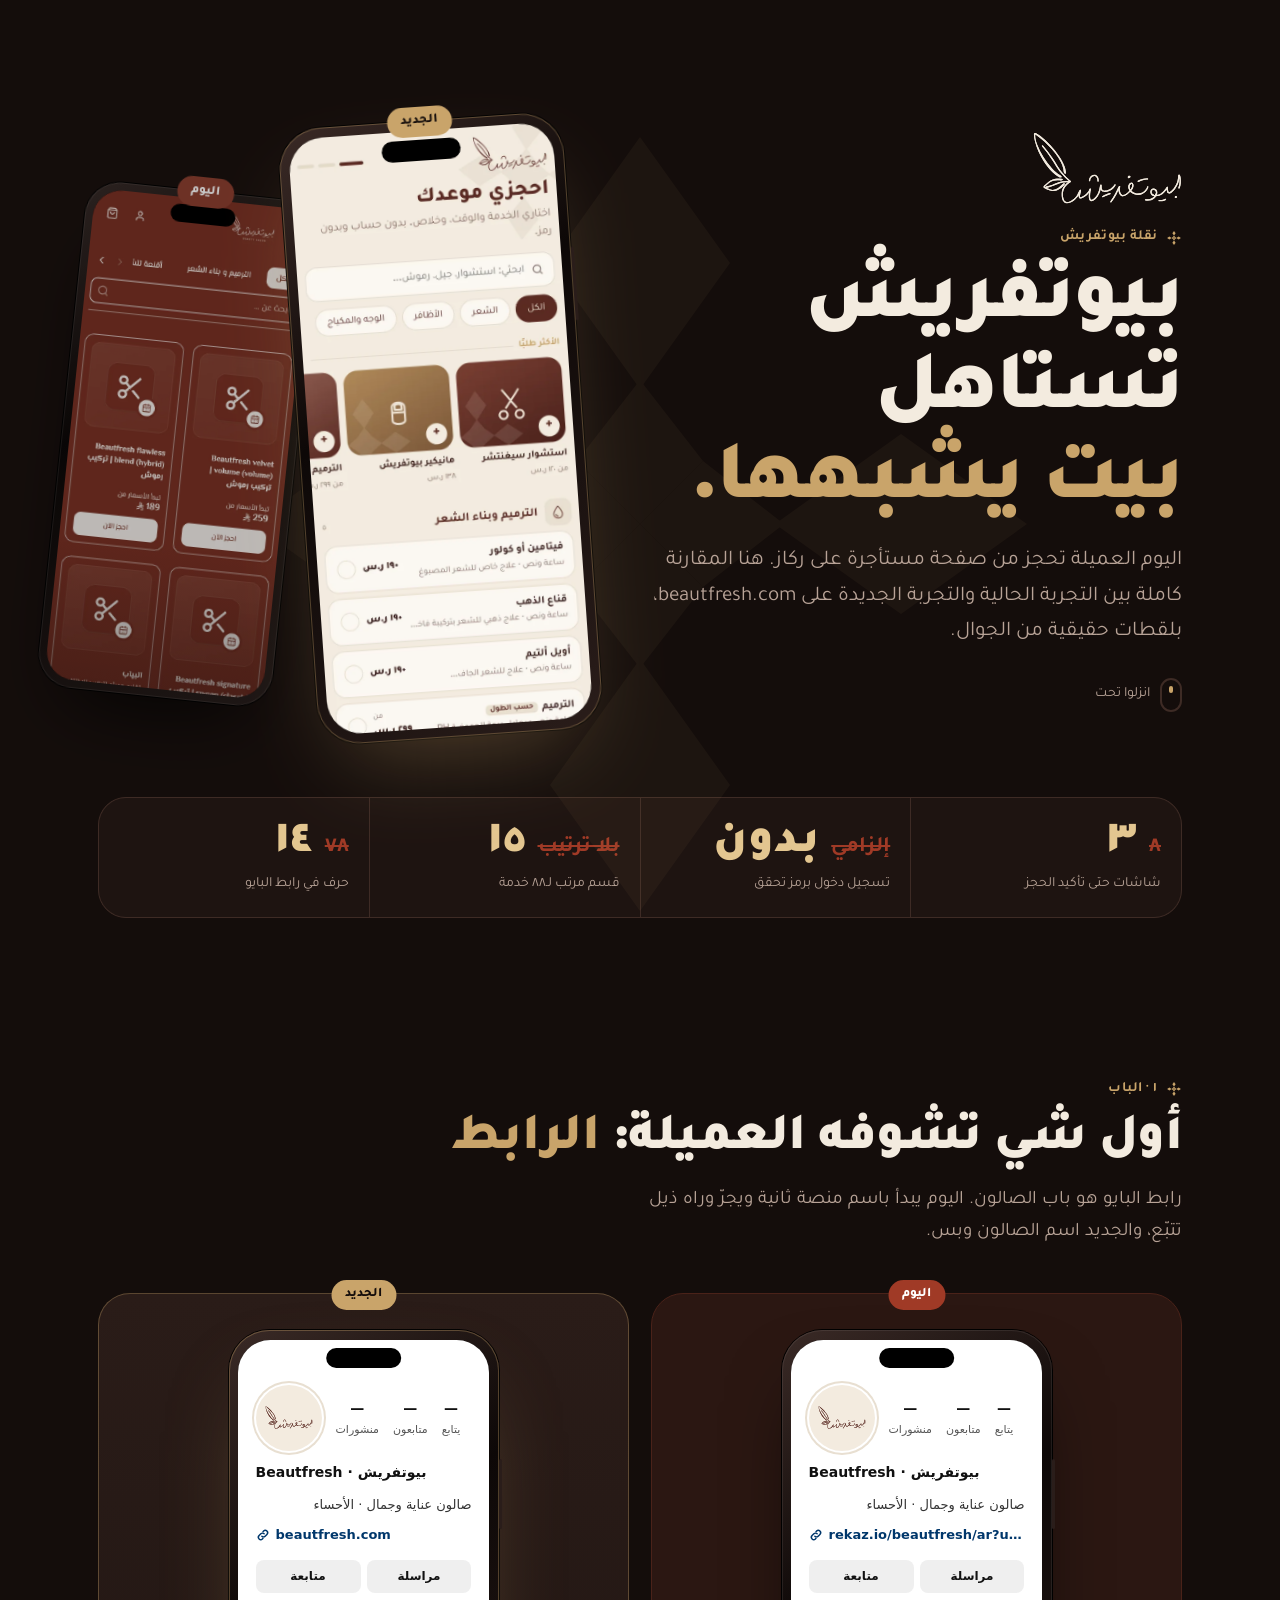
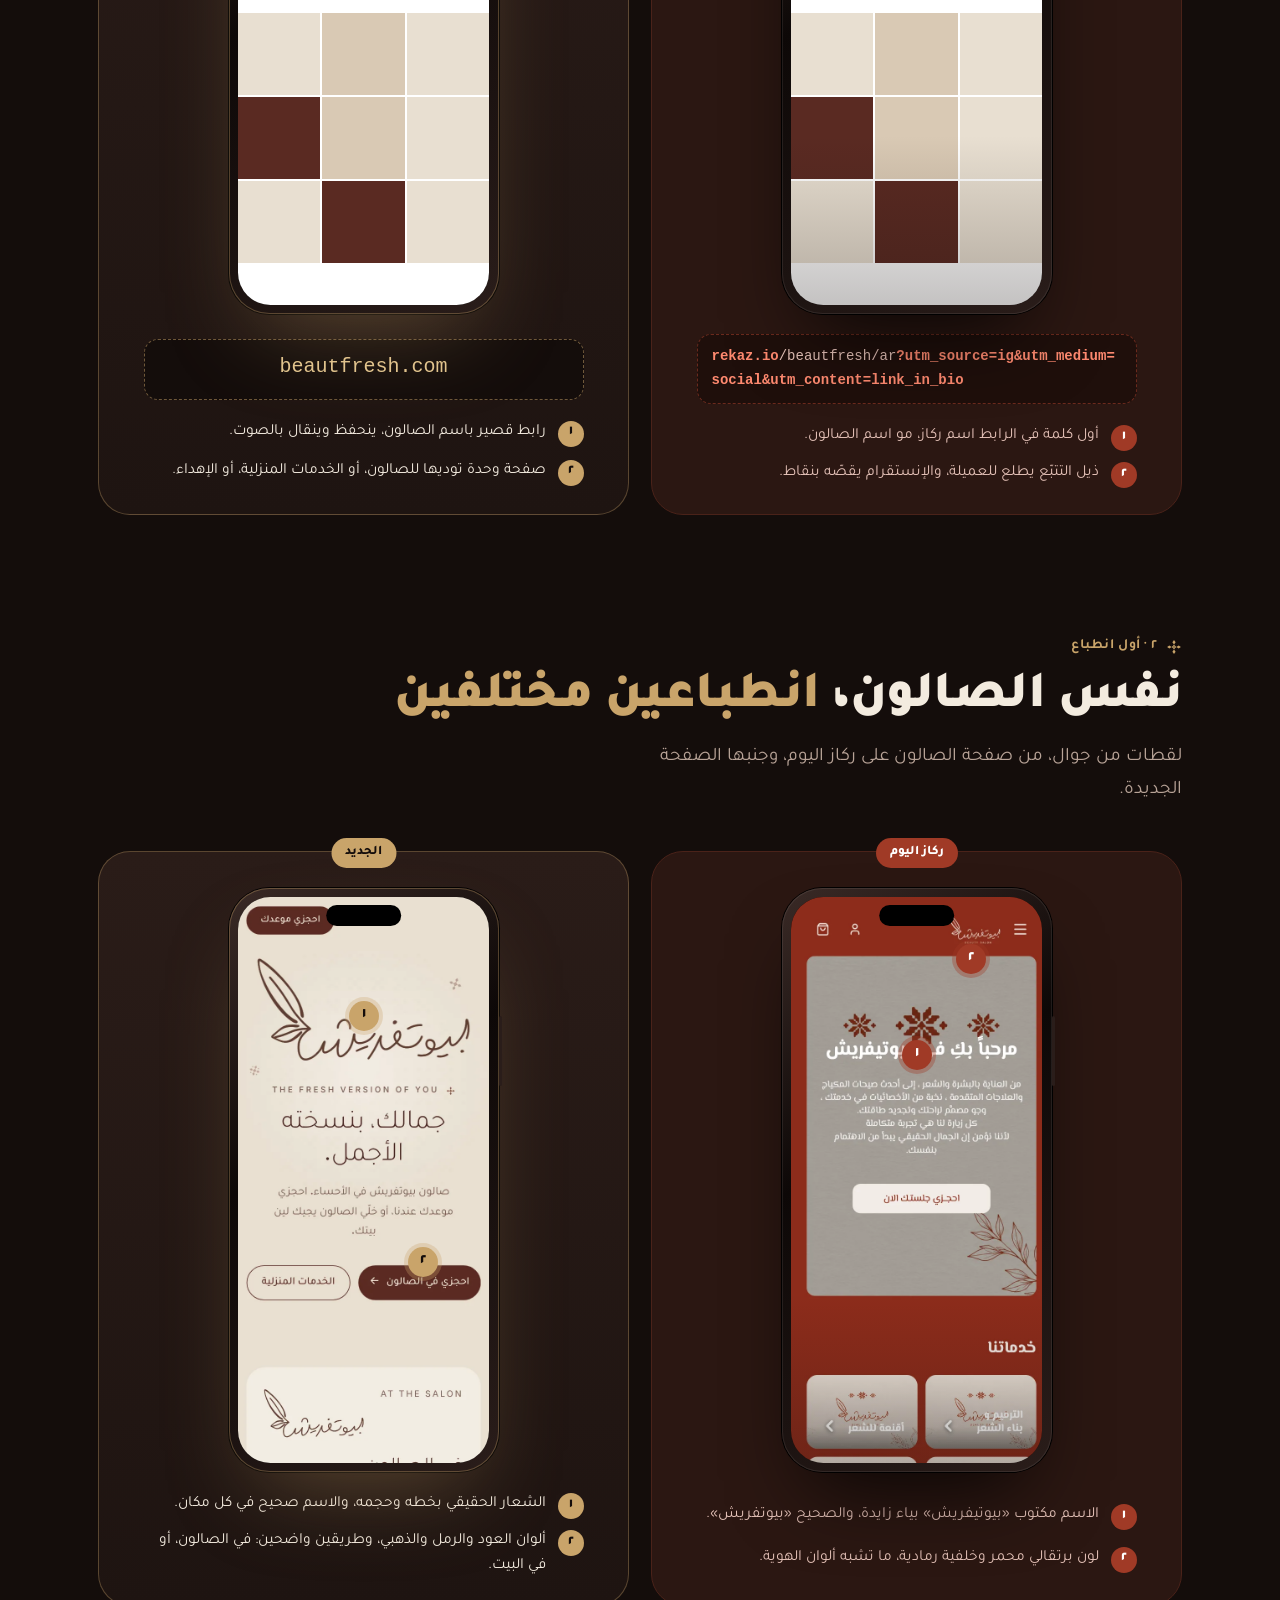
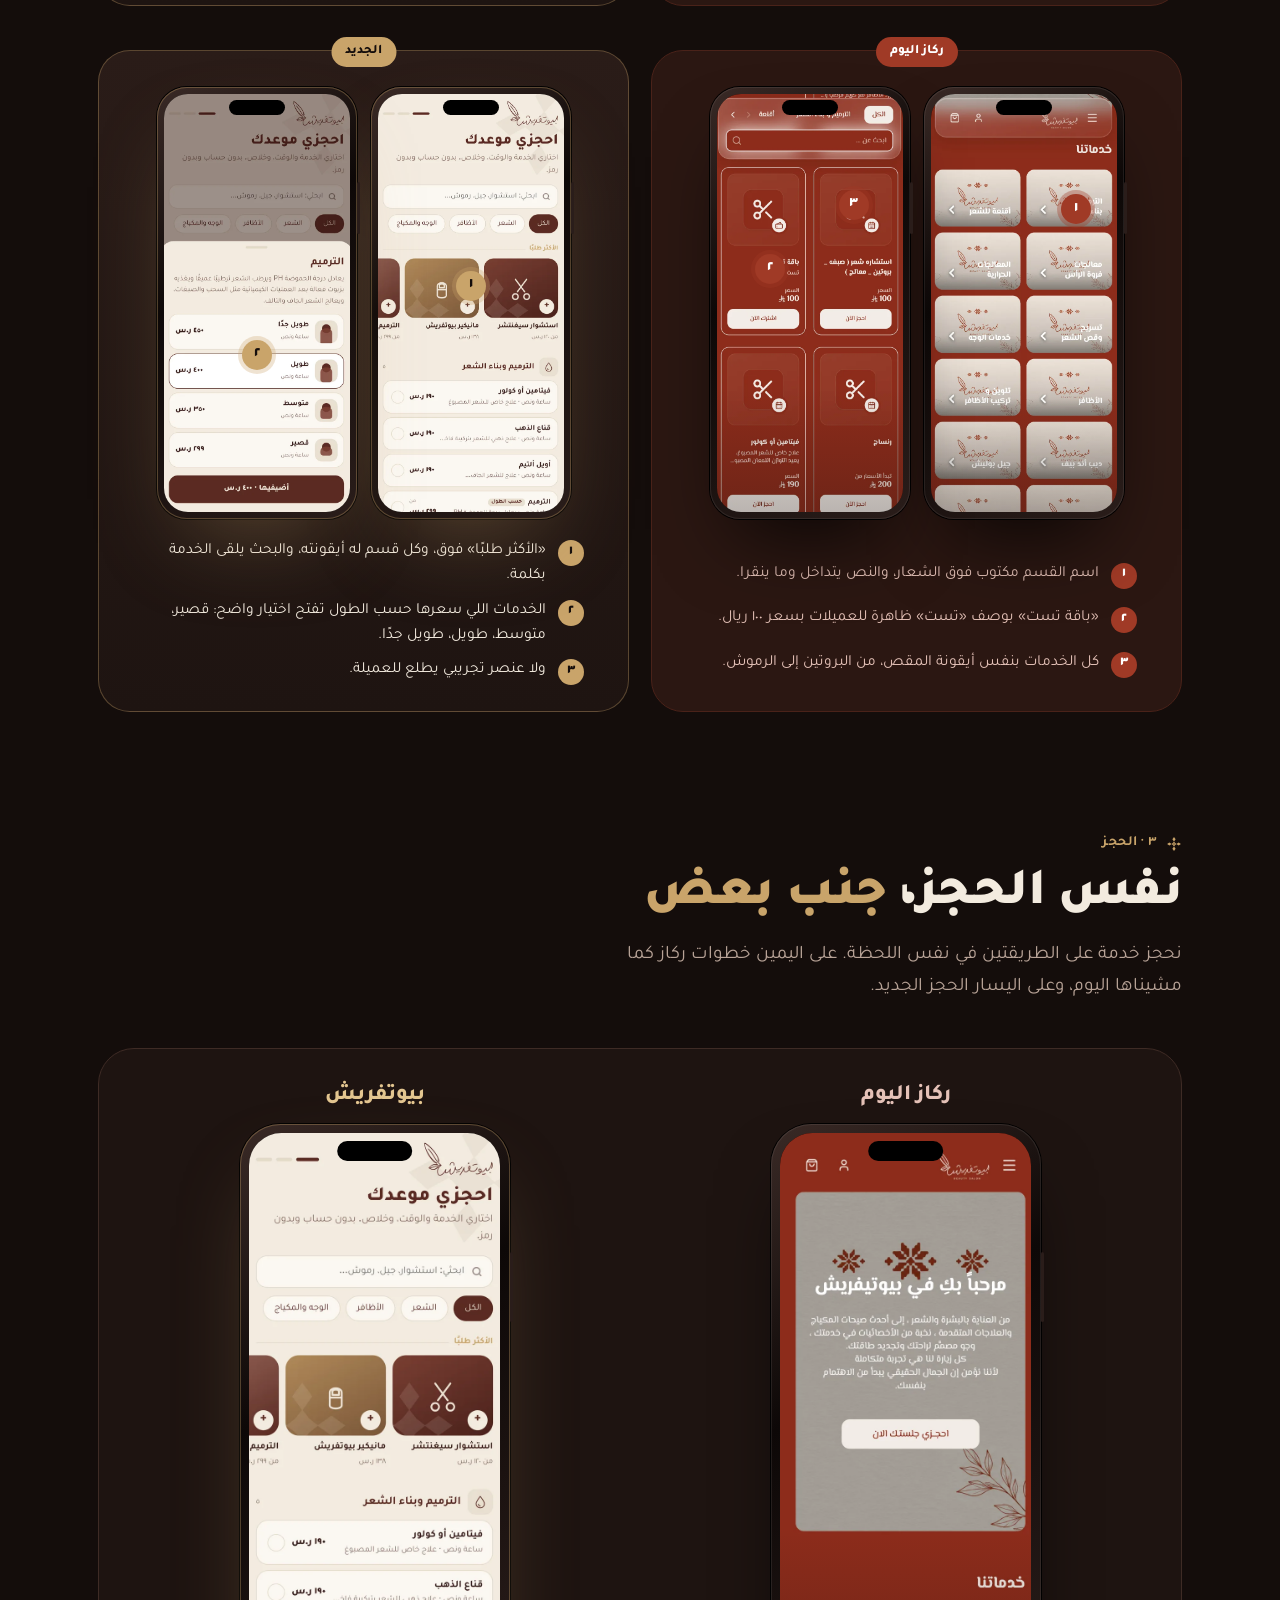
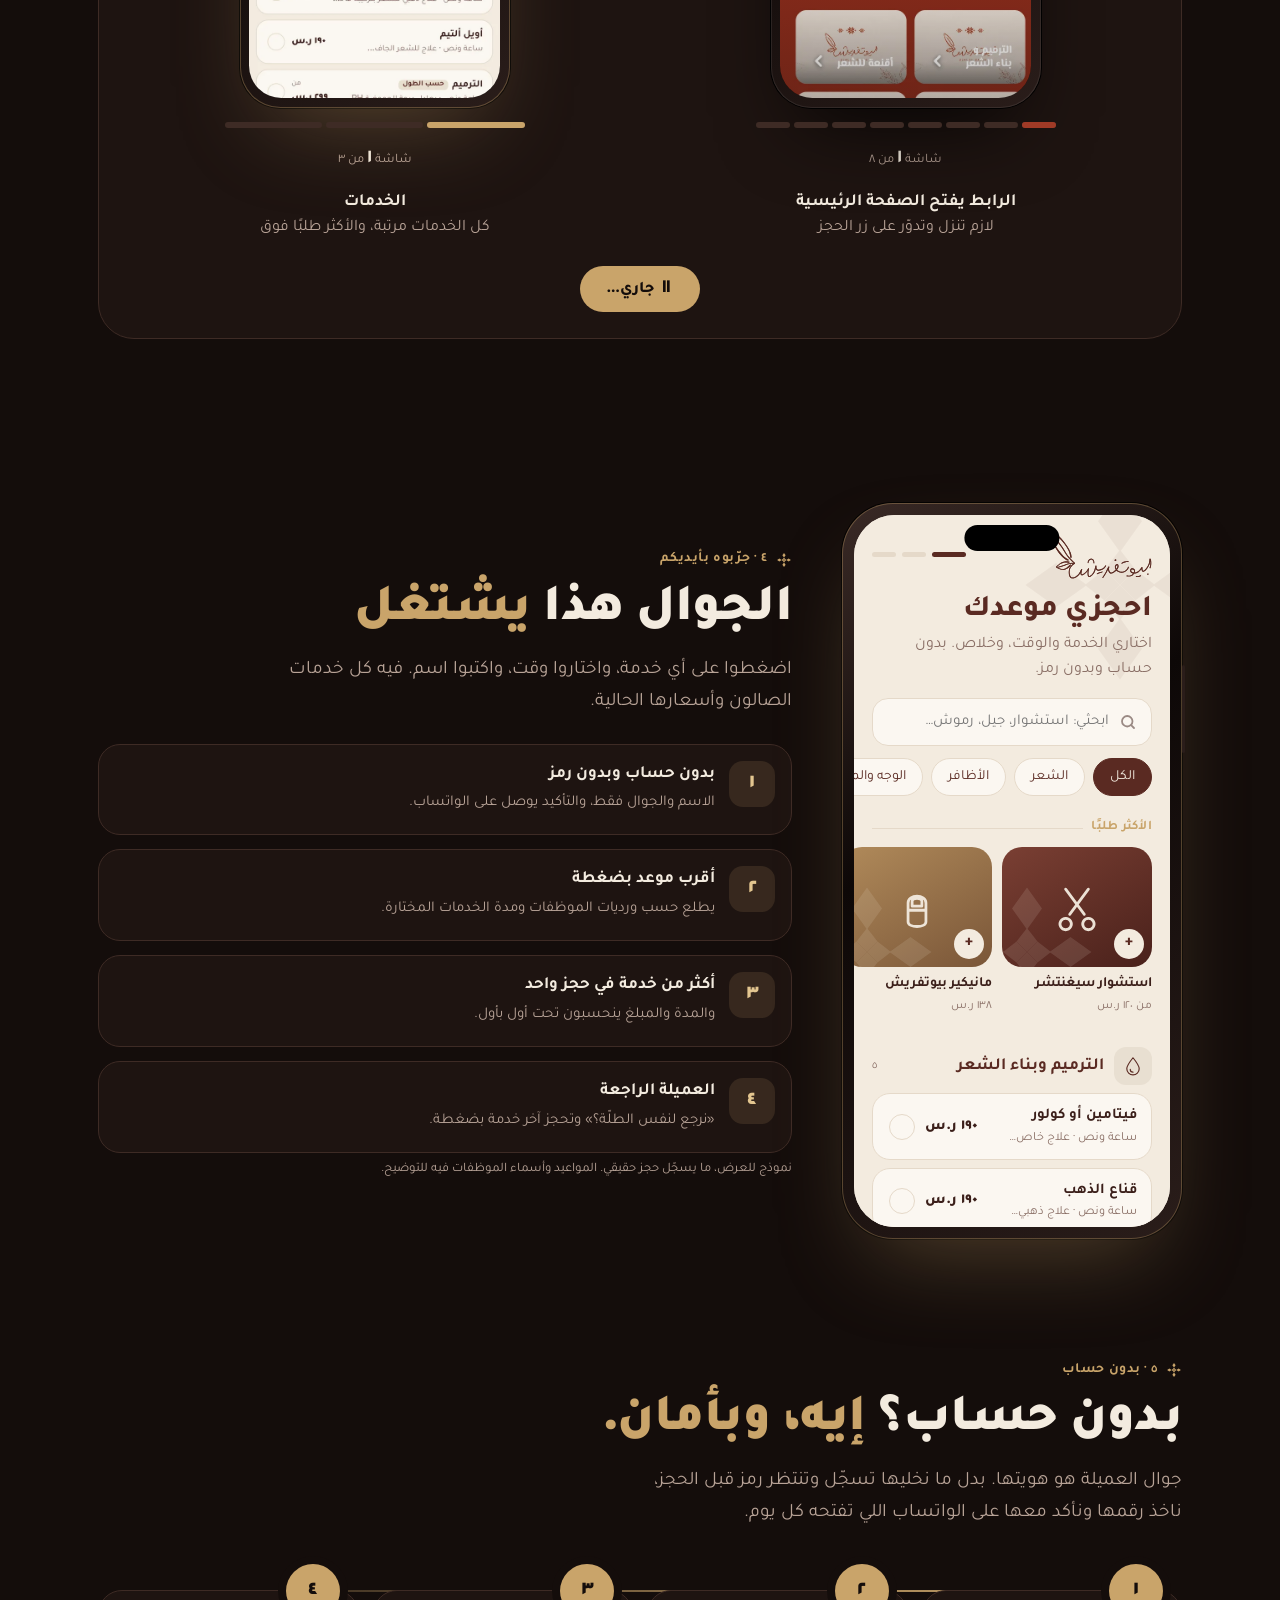
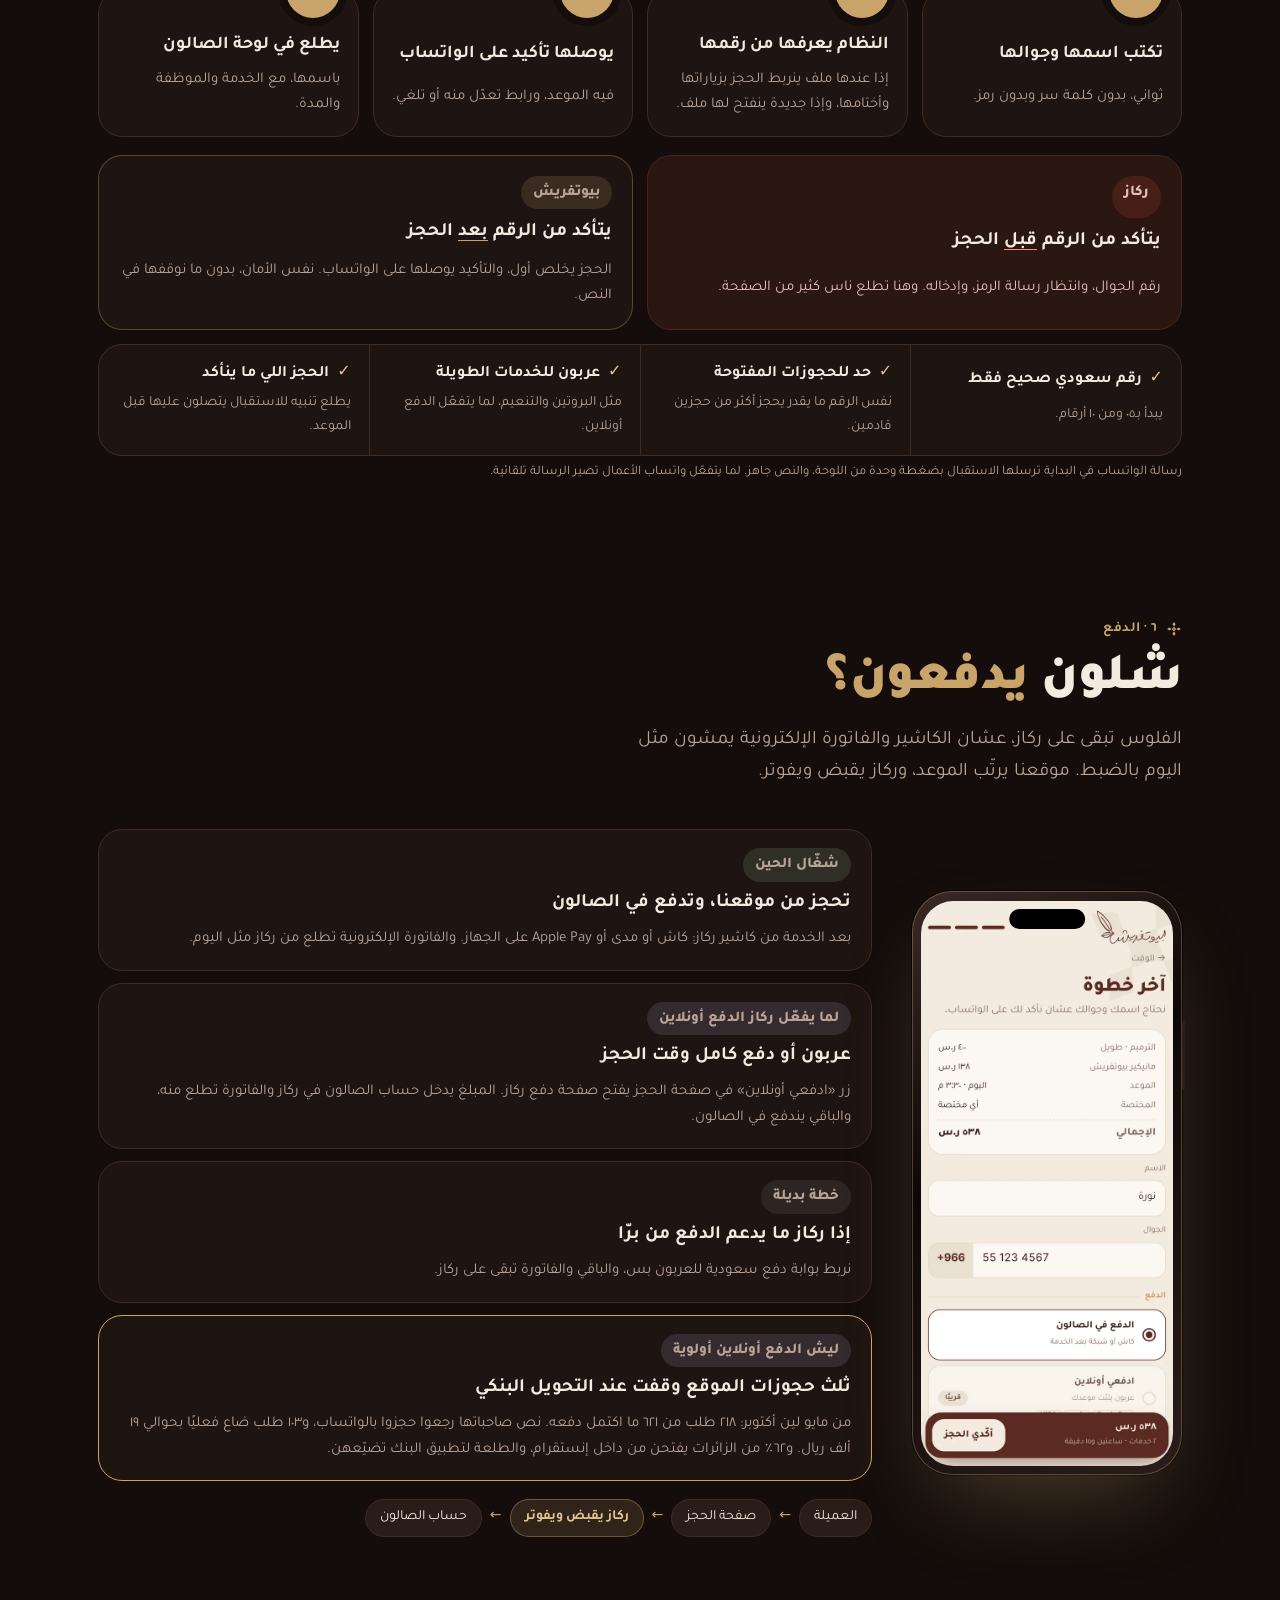
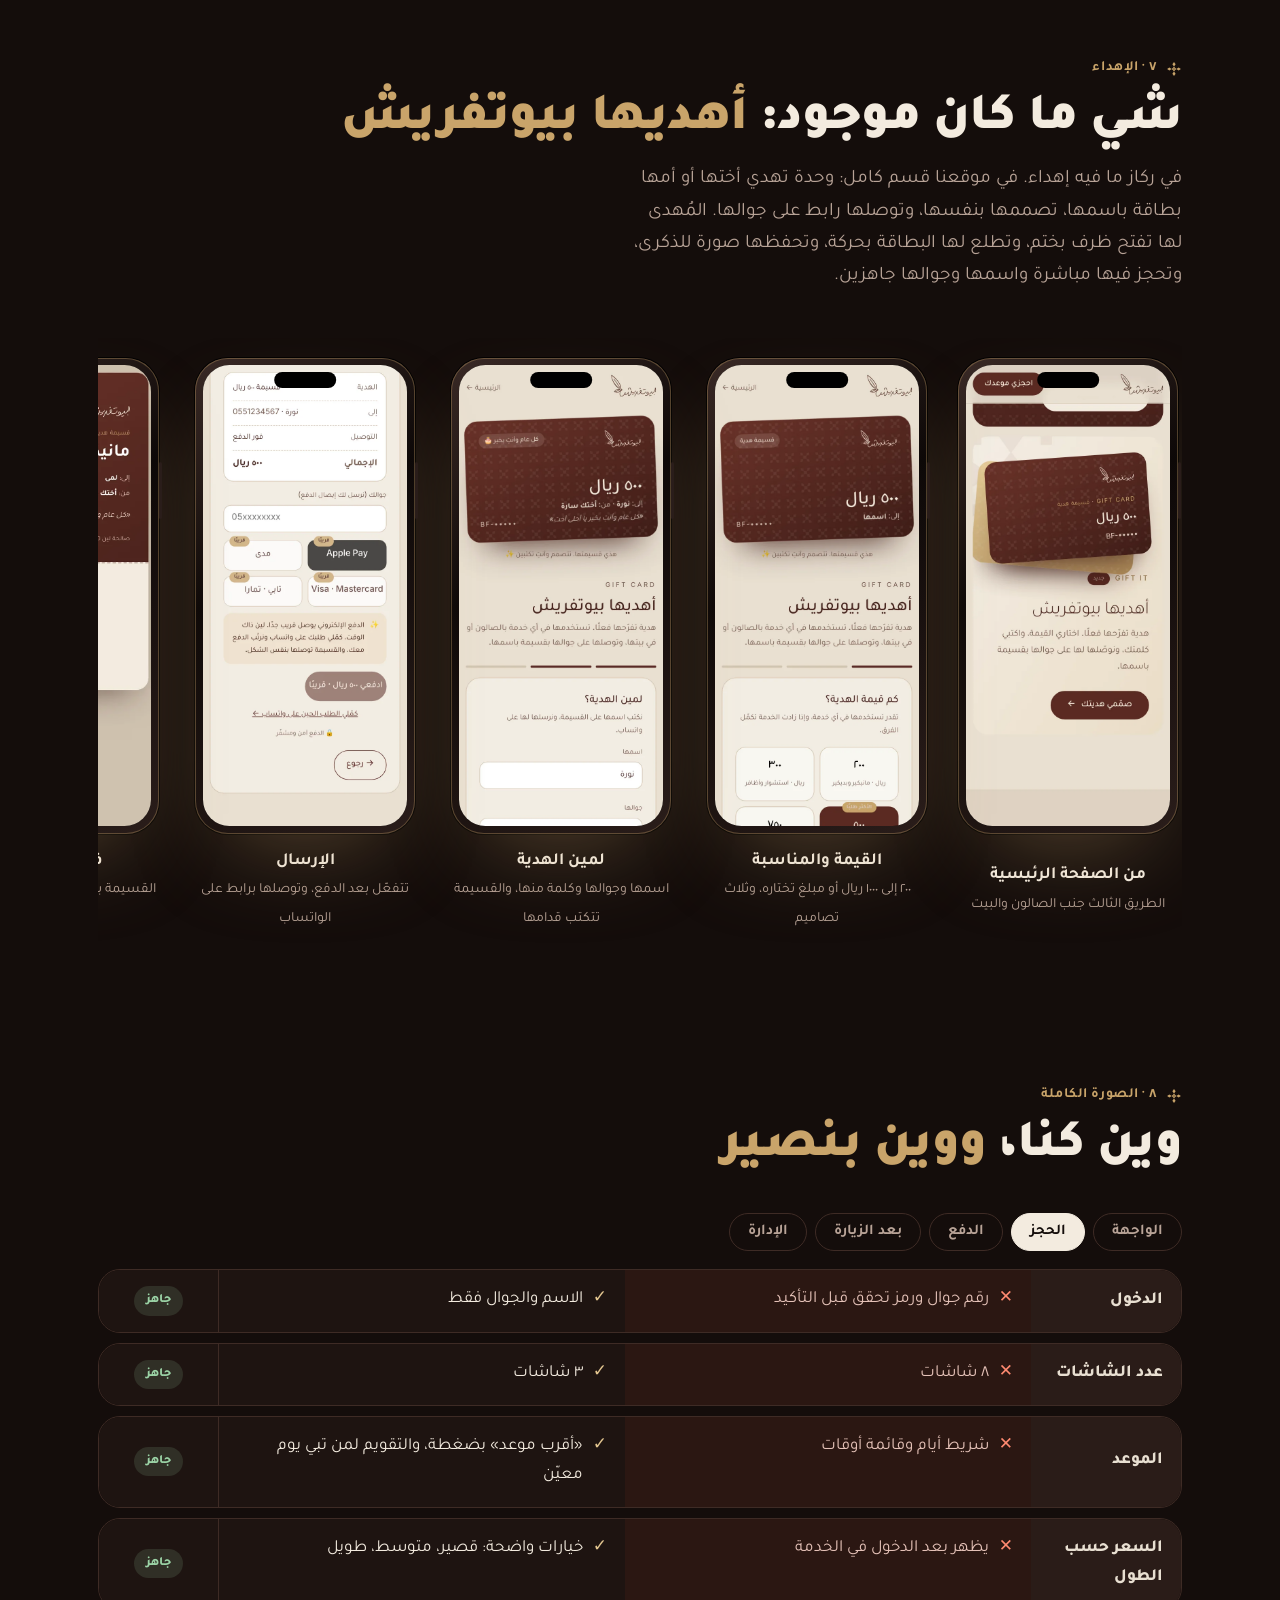
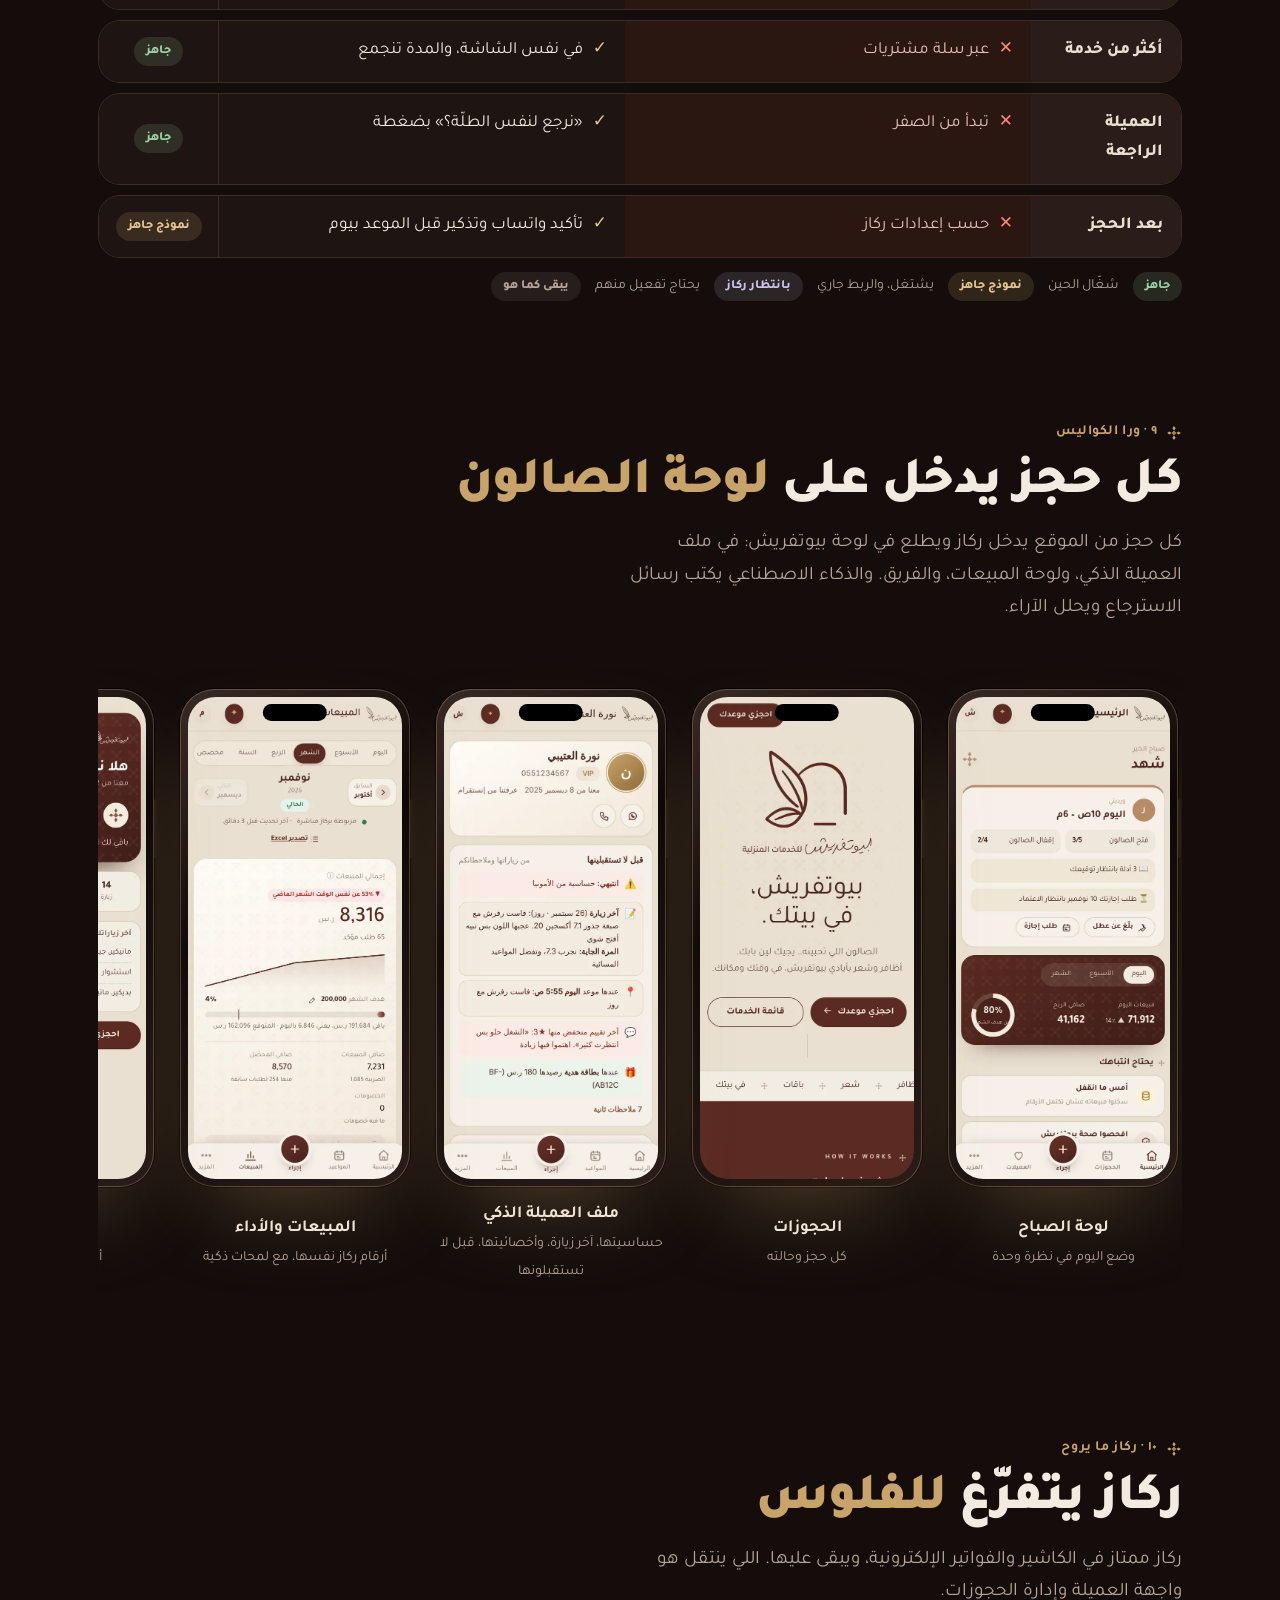
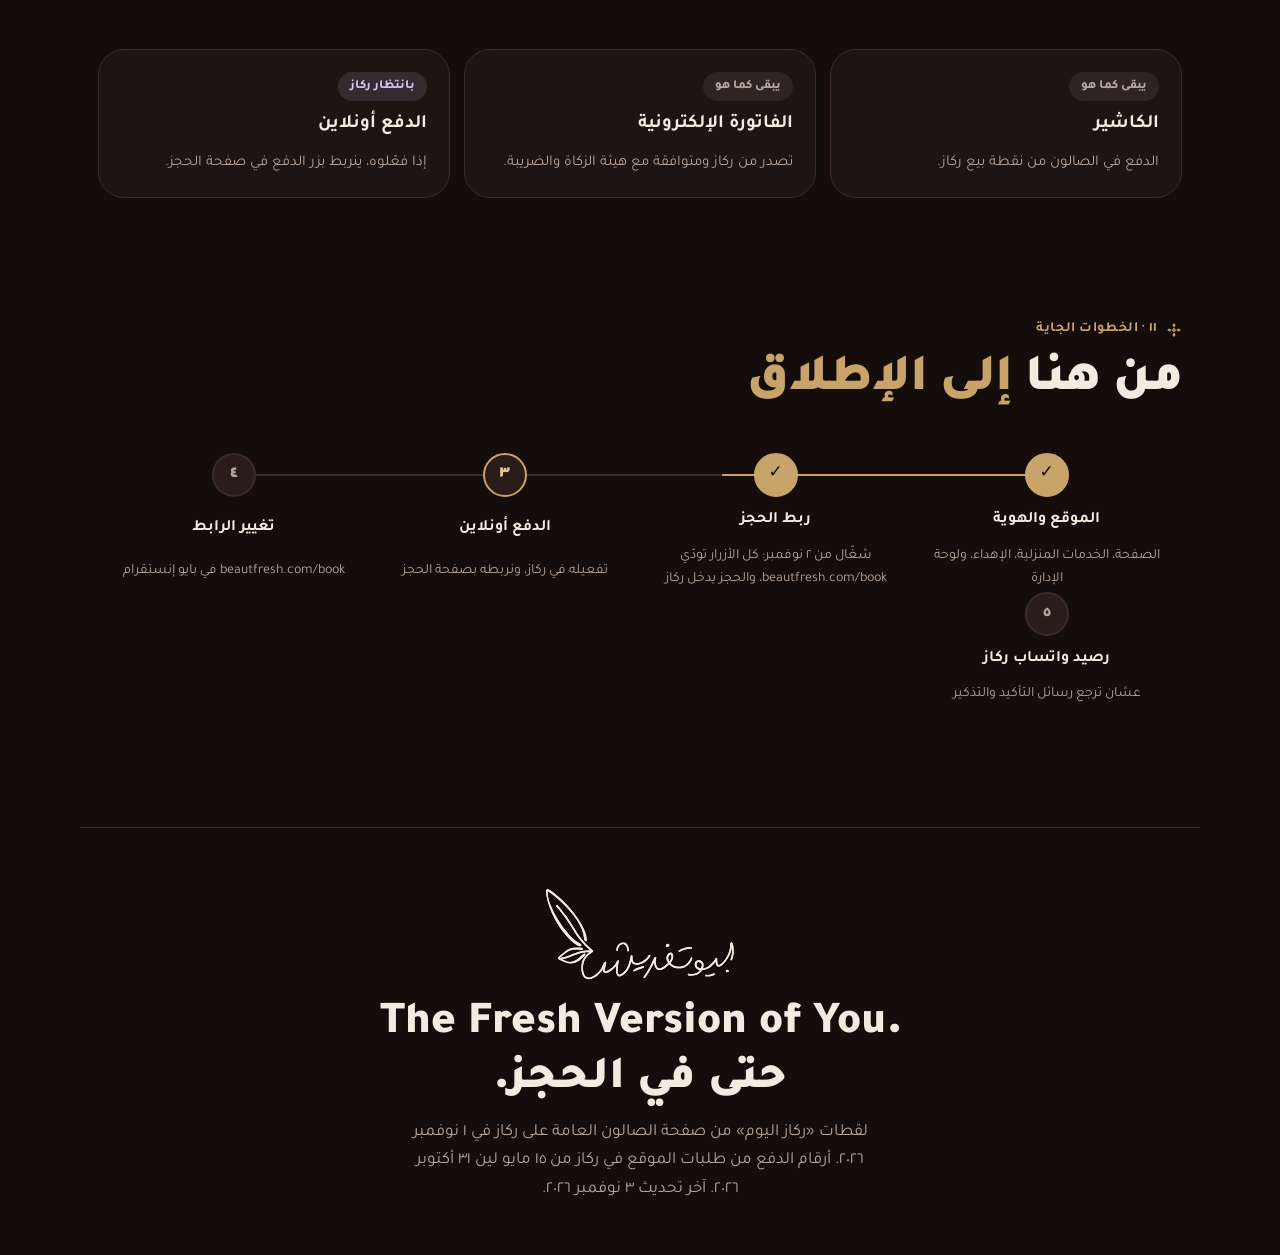
<file: admin/naqla/index.html>
<!doctype html>
<html lang="ar" dir="rtl">
<head>
<meta charset="utf-8">
<meta name="viewport" content="width=device-width,initial-scale=1,viewport-fit=cover">
<meta name="robots" content="noindex,nofollow">
<title>نقلة بيوتفريش</title>
<link rel="preconnect" href="https://fonts.googleapis.com">
<link rel="preconnect" href="https://fonts.gstatic.com" crossorigin>
<link rel="stylesheet" href="https://fonts.googleapis.com/css2?family=Tajawal:wght@300;400;500;700;800;900&display=swap">
<style>
:root{padding-top:env(safe-area-inset-top,0px)}
/* One dark, warm stage (oud at night, gold light). Every "before" is shown on a cold rust card; every "after" glows in gold. Phones carry the story; text stays short. */
:root{
  --night:#140D0B; --stage:#1E1411; --panel:#2A1C18; --line:#3E2B25;
  --cream:#F3EBDF; --sand:#E8DFD1; --mute:#B8A397; --gold:#C9A46A; --gold2:#E3C690; --oud:#5A2A22;
  --rust:#A03A26; --rustbg:#2B1712; --ok:#9BD3A6;
  --f:'Tajawal',system-ui,-apple-system,'Segoe UI',Tahoma,sans-serif;
  color-scheme:dark;
}
*{box-sizing:border-box}
html{scroll-behavior:smooth}
body{margin:0;background:var(--night);color:var(--cream);font-family:var(--f);font-size:17px;line-height:1.7;direction:rtl;overflow-x:hidden}
img{max-width:100%;display:block}
.wrap{max-width:1120px;margin:0 auto;padding-left:max(18px,env(safe-area-inset-left,0px));padding-right:max(18px,env(safe-area-inset-right,0px))}
h1,h2,h3{margin:0;line-height:1.2;text-wrap:balance}
.num{font-variant-numeric:tabular-nums}
.eyebrow{display:inline-flex;align-items:center;gap:8px;color:var(--gold);font-weight:700;font-size:14px;letter-spacing:.04em}
.eyebrow::before{content:"";width:16px;height:16px;background:var(--gold);-webkit-mask:url(img/rosette.svg) center/contain no-repeat;mask:url(img/rosette.svg) center/contain no-repeat}
.h2{font-size:clamp(30px,5vw,52px);font-weight:900;letter-spacing:-.01em}
.h2 em{font-style:normal;color:var(--gold)}
.lead{color:var(--mute);font-size:clamp(16px,2vw,19px);max-width:56ch;margin:12px 0 0}
section{padding-block:clamp(70px,10vw,120px) 0}
.reveal{transition:opacity .9s ease,transform .9s cubic-bezier(.2,.8,.2,1)}
.js .reveal.pre{opacity:.001;transform:translateY(40px)}
@media (prefers-reduced-motion:reduce){.reveal{transition:none}.js .reveal.pre{opacity:1;transform:none}*{animation:none!important}}

/* phone */
.phone{position:relative;width:var(--w,280px);aspect-ratio:624/1350;border-radius:calc(var(--w,280px)*.15);padding:calc(var(--w,280px)*.035);background:linear-gradient(145deg,#3a2a26,#0d0807 40%,#2a1d1a);box-shadow:0 0 0 1px rgba(255,255,255,.08) inset,0 40px 80px -30px rgba(0,0,0,.85),0 0 0 1px #000;flex:none}
.phone .scr{position:relative;width:100%;height:100%;border-radius:calc(var(--w,280px)*.12);overflow:hidden;background:#000}
.phone .scr img{width:100%;height:100%;object-fit:cover;object-position:top}
.phone::after{content:"";position:absolute;top:calc(var(--w,280px)*.065);left:50%;transform:translateX(-50%);width:28%;height:calc(var(--w,280px)*.075);border-radius:99px;background:#000;z-index:3}
.phone::before{content:"";position:absolute;right:-3px;top:22%;width:3px;height:12%;border-radius:2px;background:#2a1d1a}
.phone.old .scr::after{content:"";position:absolute;inset:0;background:linear-gradient(transparent 70%,rgba(20,13,11,.25))}
.phone.new{box-shadow:0 0 0 1px rgba(201,164,106,.35) inset,0 40px 90px -30px rgba(201,164,106,.35),0 0 0 1px #000}
.badge{position:absolute;top:-14px;inset-inline-start:50%;transform:translateX(50%);z-index:5;font-size:13px;font-weight:800;padding:4px 14px;border-radius:99px;white-space:nowrap}
.badge.o{background:var(--rust);color:#fff}.badge.n{background:var(--gold);color:var(--night)}

/* hero */
.hero{position:relative;min-height:auto;padding-block:clamp(40px,8vw,90px) 40px;overflow:hidden}
.hero .bgros{position:absolute;width:min(900px,140vw);aspect-ratio:1;left:50%;top:50%;transform:translate(-50%,-45%);background:var(--gold);opacity:.05;-webkit-mask:url(img/rosette.svg) center/contain no-repeat;mask:url(img/rosette.svg) center/contain no-repeat;animation:spin 140s linear infinite;pointer-events:none}
@keyframes spin{to{transform:translate(-50%,-45%) rotate(360deg)}}
.hgrid{display:grid;grid-template-columns:1.05fr 1fr;gap:40px;align-items:center;position:relative}
.logo{width:150px;aspect-ratio:2656/1287;background:var(--cream);-webkit-mask:url(img/logo.svg) center/contain no-repeat;mask:url(img/logo.svg) center/contain no-repeat;margin-bottom:22px}
.hero h1{font-size:clamp(40px,7.4vw,84px);font-weight:900;letter-spacing:-.02em;line-height:1.08}
.hero h1 span{display:block;color:var(--gold)}
.hero .lead{font-size:clamp(17px,2.2vw,21px)}
.hphones{position:relative;display:flex;justify-content:center;align-items:center;padding:30px 0}
.hphones .phone{position:relative}
.hphones .old{--w:clamp(170px,19vw,235px);transform:rotate(6deg) translateY(16px);margin-inline-end:-60px;filter:saturate(.75) brightness(.78);animation:inOld 1.2s .2s cubic-bezier(.2,.8,.2,1) both;order:2}
.hphones .new{--w:clamp(210px,23vw,285px);transform:rotate(-4deg);animation:inNew 1.2s .45s cubic-bezier(.2,.8,.2,1) both;z-index:2;order:1}
@keyframes inOld{from{opacity:0;transform:rotate(14deg) translateY(60px)}}
@keyframes inNew{from{opacity:0;transform:rotate(-10deg) translateY(60px)}}
.cue{margin-top:28px;display:inline-flex;gap:10px;align-items:center;color:var(--mute);font-size:14px}
.cue i{width:22px;height:34px;border:2px solid var(--line);border-radius:12px;position:relative}
.cue i::after{content:"";position:absolute;top:6px;left:50%;width:4px;height:7px;margin-left:-2px;border-radius:2px;background:var(--gold);animation:wheel 1.8s infinite}
@keyframes wheel{0%{transform:translateY(0);opacity:1}80%{transform:translateY(10px);opacity:0}100%{opacity:0}}
@media(max-width:820px){.hgrid{grid-template-columns:minmax(0,1fr)}.hphones .old{--w:46vw;margin-inline-end:-18vw}.hphones .new{--w:54vw}}

/* score band */
.band{margin-top:30px;display:grid;grid-template-columns:repeat(4,minmax(0,1fr));gap:1px;background:var(--line);border-radius:28px;overflow:hidden;border:1px solid var(--line)}
.stat{background:var(--stage);padding:22px 20px;display:grid;gap:6px;align-content:start}
.stat .ft{display:flex;align-items:baseline;gap:12px;flex-wrap:wrap}
.stat s{color:var(--rust);font-size:22px;font-weight:700;text-decoration-thickness:2px;text-decoration-color:var(--rust)}
.stat b{font-size:clamp(34px,4.4vw,48px);font-weight:900;color:var(--gold2);line-height:1}
.stat small{color:var(--mute);font-size:14px;line-height:1.5}
@media(max-width:820px){.band{grid-template-columns:repeat(2,minmax(0,1fr))}}

/* compare duo */
.duo{margin-top:44px;display:grid;grid-template-columns:minmax(0,1fr) minmax(0,1fr);gap:22px}
@media(max-width:820px){.duo{grid-template-columns:minmax(0,1fr)}}
.side{border-radius:32px;padding:36px 22px 26px;display:grid;justify-items:center;gap:20px;position:relative;min-width:0}
.side.o{background:var(--rustbg);border:1px solid #4a2219}
.side.n{background:linear-gradient(180deg,#2a1c18,#1e1411);border:1px solid rgba(201,164,106,.35)}
.side .phone{--w:min(270px,72vw)}
.shotwrap{position:relative}
.twin{display:flex;gap:14px;justify-content:center;width:100%}
.twin .phone{--w:min(200px,38vw)}
.pin{position:absolute;z-index:6;width:30px;height:30px;margin:-15px;border-radius:50%;display:grid;place-items:center;font-weight:900;font-size:14px;background:var(--rust);color:#fff;box-shadow:0 0 0 4px rgba(160,58,38,.35);animation:pulse 2.4s infinite}
.n .pin{background:var(--gold);color:var(--night);box-shadow:0 0 0 4px rgba(201,164,106,.3)}
@keyframes pulse{50%{box-shadow:0 0 0 10px rgba(160,58,38,0)}}
.notes{list-style:none;margin:0;padding:0;display:grid;gap:10px;width:100%;max-width:440px;counter-reset:k}
.notes li{display:grid;grid-template-columns:28px minmax(0,1fr);gap:10px;font-size:15.5px;line-height:1.6}
.notes li::before{counter-increment:k;content:counter(k,arabic-indic);width:26px;height:26px;border-radius:50%;display:grid;place-items:center;font-weight:900;font-size:13px;margin-top:1px}
.o .notes li::before{background:var(--rust);color:#fff}
.n .notes li::before{background:var(--gold);color:var(--night)}
.o .notes li{color:#E5C2B8}

/* IG bio */
.bio{width:100%;height:100%;overflow:hidden;grid-template-columns:minmax(0,1fr);background:#fff;color:#111;font-family:system-ui,-apple-system,'Segoe UI',sans-serif;direction:ltr;text-align:left;padding:18% 7% 0;display:grid;align-content:start;gap:10px;font-size:13px}
.bio .row{display:flex;align-items:center;gap:14px}
.bio .av{width:66px;height:66px;border-radius:50%;background:#F3EBDF;display:grid;place-items:center;flex:none;box-shadow:0 0 0 2px #fff,0 0 0 4px #E8DFD1}
.bio .av i{width:48px;height:24px;background:#5A2A22;-webkit-mask:url(img/logo.svg) center/contain no-repeat;mask:url(img/logo.svg) center/contain no-repeat}
.bio .cnt{display:flex;gap:14px;text-align:center;font-size:11px;color:#555}.bio .cnt b{display:block;font-size:14px;color:#111}
.bio .nm{font-weight:700;font-size:14px}
.bio .tx{direction:rtl;text-align:right;color:#333;line-height:1.5}
.bio .lk{display:flex;gap:6px;align-items:center;color:#00376B;font-weight:600;white-space:nowrap;overflow:hidden;position:relative;padding:4px 6px;margin:-4px -6px;border-radius:8px}
.bio .lk span{overflow:hidden;text-overflow:ellipsis}
.bio .lk svg{flex:none}
.o .bio .lk{animation:flagO 3s 1s infinite}
.n .bio .lk{animation:flagN 3s 1s infinite}
@keyframes flagO{30%,60%{background:rgba(160,58,38,.16)}}
@keyframes flagN{30%,60%{background:rgba(201,164,106,.3)}}
.bio .btns{display:grid;grid-template-columns:1fr 1fr;gap:6px;margin-top:4px}.bio .btns span{background:#EFEFEF;border-radius:8px;text-align:center;padding:6px;font-weight:600;font-size:12px}
.bio .grid{display:grid;grid-template-columns:repeat(3,1fr);gap:2px;margin:10px -8% 0}.bio .grid i{aspect-ratio:1;background:#E8DFD1}.bio .grid i:nth-child(3n+2){background:#D9C9B4}.bio .grid i:nth-child(4n){background:#5A2A22}
.url{font-family:ui-monospace,Menlo,Consolas,monospace;direction:ltr;font-size:14px;border-radius:14px;padding:10px 14px;word-break:break-all;width:100%;max-width:440px;text-align:left}
.o .url{background:#1f0f0b;border:1px dashed #6b2a1d;color:#E5C2B8}.o .url mark{background:none;color:#FF8A70;font-weight:700}
.n .url{background:#140d0b;border:1px dashed rgba(201,164,106,.5);color:var(--gold2);font-size:20px;text-align:center}

/* race */
.race{margin-top:44px;background:var(--stage);border:1px solid var(--line);border-radius:36px;padding:34px 20px 26px}
.lanes{display:grid;grid-template-columns:minmax(0,1fr) minmax(0,1fr);gap:20px}
@media(max-width:700px){.lanes{gap:10px}.race{padding:26px 10px 20px}}
.lane{display:grid;justify-items:center;gap:14px;min-width:0}
.lane .phone{--w:min(270px,40vw)}
.lane .scr img{position:absolute;inset:0;opacity:0;transition:opacity .45s ease,transform .6s cubic-bezier(.2,.8,.2,1);transform:scale(1.03)}
.lane .scr img.on{opacity:1;transform:none}
.lane h3{font-size:clamp(16px,2.4vw,22px);font-weight:800;display:flex;gap:8px;align-items:center}
.lane.o h3{color:#E5C2B8}.lane.n h3{color:var(--gold2)}
.meter{width:100%;max-width:300px;display:flex;gap:4px}
.meter i{flex:1;height:6px;border-radius:3px;background:var(--line);overflow:hidden;position:relative}
.meter i::after{content:"";position:absolute;inset:0;transform:scaleX(0);transform-origin:right;transition:transform .5s}
.o .meter i::after{background:var(--rust)}.n .meter i::after{background:var(--gold)}
.meter i.on::after{transform:none}
.cap{min-height:3.4em;text-align:center;font-size:clamp(13px,1.8vw,16px);color:var(--mute);max-width:300px;line-height:1.55}
.cap b{display:block;color:var(--cream);font-size:clamp(14px,2vw,17px)}
.count{font-size:13px;color:var(--mute)}
.count b{font-size:20px;color:var(--cream)}
.over{position:absolute;inset:0;z-index:4;display:grid;place-items:center;align-content:center;gap:8px;text-align:center;padding:20px;background:rgba(20,13,11,.72);backdrop-filter:blur(3px);opacity:0;transition:opacity .5s;pointer-events:none}
.over.on{opacity:1}
.over b{font-size:clamp(18px,3vw,26px);font-weight:900}
.over small{color:var(--mute);font-size:13px;line-height:1.5}
.n .over b{color:var(--gold2)}.o .over b{color:#FF9C85}
.over .sp{width:34px;height:34px;border-radius:50%;border:3px solid #6b2a1d;border-top-color:#FF8A70;animation:sp 1s linear infinite}
@keyframes sp{to{transform:rotate(360deg)}}
.over .ok{width:58px;height:58px;border-radius:50%;background:var(--gold);display:grid;place-items:center}
.racebar{display:flex;justify-content:center;gap:12px;margin-top:22px;flex-wrap:wrap}
.btn{font-family:inherit;font-size:16px;font-weight:800;border-radius:99px;padding:12px 26px;border:0;cursor:pointer;display:inline-flex;gap:8px;align-items:center;transition:transform .15s}
.btn:active{transform:scale(.96)}
.btn.g{background:var(--gold);color:var(--night)}
.btn.l{background:transparent;color:var(--cream);border:1px solid var(--line)}
.btn:focus-visible{outline:3px solid var(--gold2);outline-offset:3px}

/* try */
.try{margin-top:44px;display:grid;grid-template-columns:auto minmax(0,1fr);gap:50px;align-items:center}
@media(max-width:820px){.try{grid-template-columns:minmax(0,1fr);justify-items:center;gap:26px}}
.live{--w:min(340px,86vw);aspect-ratio:auto;height:calc(var(--w)*2.163)}
.live .scr{background:#F3EBDF}
.live iframe{border:0;width:100%;height:100%;display:block}
.tips{display:grid;gap:14px}
.tip{display:grid;grid-template-columns:46px minmax(0,1fr);gap:14px;align-items:start;background:var(--stage);border:1px solid var(--line);border-radius:22px;padding:16px}
.tip i{width:46px;height:46px;border-radius:14px;background:rgba(201,164,106,.14);display:grid;place-items:center;font-style:normal;font-size:20px;color:var(--gold2);font-weight:900}
.tip b{display:block;font-size:17px}
.tip span{color:var(--mute);font-size:15px}
.fine{font-size:13px;color:var(--mute);margin-top:6px}

/* scorecard */
.tabs{display:flex;gap:8px;flex-wrap:wrap;margin-top:34px}
.tab{font-family:inherit;font-size:15px;font-weight:700;border-radius:99px;padding:9px 18px;border:1px solid var(--line);background:transparent;color:var(--mute);cursor:pointer;transition:all .25s}
.tab.on{background:var(--cream);color:var(--night);border-color:var(--cream)}
.tab:focus-visible{outline:3px solid var(--gold2);outline-offset:2px}
.rows{margin-top:18px;display:grid;gap:10px}
.rw{display:grid;grid-template-columns:150px minmax(0,1fr) minmax(0,1fr) 120px;gap:0;border-radius:22px;overflow:hidden;border:1px solid var(--line);animation:rowIn .5s both}
@keyframes rowIn{from{opacity:0;transform:translateY(12px)}}
.rw>*{padding:16px 18px;min-width:0}
.rw .k{background:var(--panel);font-weight:800;color:var(--sand);display:flex;align-items:center}
.rw .b{background:var(--rustbg);color:#E5C2B8;display:flex;gap:10px;align-items:flex-start}
.rw .a{background:var(--stage);color:var(--cream);display:flex;gap:10px;align-items:flex-start}
.rw .b::before{content:"✕";color:#FF8A70;font-weight:900;flex:none}
.rw .a::before{content:"✓";color:var(--gold2);font-weight:900;flex:none}
.rw .s{background:var(--stage);display:flex;align-items:center;justify-content:center;border-inline-start:1px solid var(--line)}
.chip{font-size:12.5px;font-weight:800;border-radius:99px;padding:4px 12px;white-space:nowrap}
.c-ok{background:rgba(155,211,166,.14);color:var(--ok)}.c-pr{background:rgba(201,164,106,.16);color:var(--gold2)}.c-wt{background:rgba(185,180,218,.14);color:#C9C4EA}.c-sm{background:rgba(255,255,255,.07);color:var(--mute)}
@media(max-width:820px){.rw{grid-template-columns:minmax(0,1fr) minmax(0,1fr)}.rw .k{grid-column:1/-1;justify-content:space-between}.rw .s{display:none}.rw .k .chip{display:inline-block}}
@media(min-width:821px){.rw .k .chip{display:none}}
.legend{display:flex;gap:14px;flex-wrap:wrap;margin-top:14px;font-size:14px;color:var(--mute);align-items:center}

/* admin strip */
.strip{margin-top:44px;display:flex;gap:26px;overflow-x:auto;padding:20px 4px 30px;scrollbar-width:thin;scrollbar-color:var(--line) transparent}
.strip figure{margin:0;display:grid;gap:14px;justify-items:center;flex:none}
.strip .phone{--w:230px}
.strip figcaption{text-align:center;max-width:230px}
.strip figcaption b{display:block;font-size:17px}.strip figcaption span{font-size:14px;color:var(--mute)}


/* flow / no-account */
.flow{margin-top:60px;display:grid;grid-template-columns:repeat(4,minmax(0,1fr));gap:14px;position:relative}
.flow::before{content:"";position:absolute;top:0;right:10%;left:10%;height:2px;background:linear-gradient(to left,var(--gold),rgba(201,164,106,.15))}
.fs{position:relative;display:grid;gap:6px;justify-items:start;background:var(--stage);border:1px solid var(--line);border-radius:24px;padding:18px;padding-top:0}
.fs i{width:54px;height:54px;margin-top:-27px;border-radius:50%;background:var(--gold);color:var(--night);display:grid;place-items:center;font-style:normal;font-weight:900;font-size:20px;transform:translateY(0);box-shadow:0 0 0 8px var(--night)}
.fs b{font-size:18px;margin-top:6px}.fs span{color:var(--mute);font-size:15px}
.vs{margin-top:18px;display:grid;grid-template-columns:minmax(0,1fr) minmax(0,1fr);gap:14px}
.vb,.va{border-radius:24px;padding:20px;display:grid;gap:8px;justify-items:start}
.vb{background:var(--rustbg);border:1px solid #4a2219}.va{background:var(--stage);border:1px solid rgba(201,164,106,.35)}
.vb b,.va b{font-size:19px}.vb span{color:#E5C2B8;font-size:15px}.va span{color:var(--mute);font-size:15px}
.vb u{text-decoration-color:#FF8A70;text-underline-offset:5px}.va u{text-decoration-color:var(--gold);text-underline-offset:5px}
.c-rs{background:rgba(160,58,38,.25);color:#FF9C85}
.guard{margin-top:14px;display:grid;grid-template-columns:repeat(4,minmax(0,1fr));gap:1px;background:var(--line);border:1px solid var(--line);border-radius:24px;overflow:hidden}
.guard div{background:var(--stage);padding:16px 18px;display:grid;gap:4px}
.guard b{font-size:16px;display:flex;gap:8px;align-items:center}.guard b::before{content:"✓";color:var(--gold2)}
.guard span{color:var(--mute);font-size:14px}
@media(max-width:820px){.flow{grid-template-columns:minmax(0,1fr)}.flow::before{display:none}.fs{grid-template-columns:54px minmax(0,1fr);padding:16px;column-gap:14px;align-items:center}.fs i{grid-row:span 2;box-shadow:none}.fs b{margin:0}.vs{grid-template-columns:minmax(0,1fr)}.guard{grid-template-columns:minmax(0,1fr) minmax(0,1fr)}}
/* payment */
.pay2{margin-top:40px;display:grid;grid-template-columns:auto minmax(0,1fr);gap:40px;align-items:center}
.pay2 .phone{--w:min(270px,70vw)}
.pstages{display:grid;gap:12px}
.ps-why{border-color:#C9A46A!important}
.ps{background:var(--stage);border:1px solid var(--line);border-radius:24px;padding:18px 20px;display:grid;gap:6px;justify-items:start}
.ps b{font-size:19px}.ps span{color:var(--mute);font-size:15px}
.money{display:flex;flex-wrap:wrap;gap:8px;align-items:center;margin-top:6px;font-size:14px}
.money span{background:var(--panel);border:1px solid var(--line);border-radius:99px;padding:6px 14px}
.money span.g{background:rgba(201,164,106,.16);border-color:rgba(201,164,106,.4);color:var(--gold2);font-weight:700}
.money i{font-style:normal;color:var(--gold)}
@media(max-width:820px){.pay2{grid-template-columns:minmax(0,1fr);justify-items:center}}
.strip.gift .phone{--w:220px}

/* stays */
.stay{margin-top:40px;display:grid;grid-template-columns:repeat(3,minmax(0,1fr));gap:14px}
@media(max-width:820px){.stay{grid-template-columns:minmax(0,1fr)}}
.st{background:var(--stage);border:1px solid var(--line);border-radius:26px;padding:22px;display:grid;gap:8px}
.st b{font-size:19px}.st p{margin:0;color:var(--mute);font-size:15px}
.st .tg{justify-self:start}

/* roadmap */
.road{margin-top:40px;display:grid;grid-template-columns:repeat(4,minmax(0,1fr));gap:0;position:relative}
.road::before{content:"";position:absolute;top:21px;right:12%;left:12%;height:2px;background:linear-gradient(to left,var(--gold) 0 40%,var(--line) 40%)}
.stp{display:grid;justify-items:center;text-align:center;gap:10px;padding:0 10px;position:relative}
.stp i{width:44px;height:44px;border-radius:50%;display:grid;place-items:center;font-style:normal;font-weight:900;background:var(--panel);border:2px solid var(--line);color:var(--mute)}
.stp.d i{background:var(--gold);border-color:var(--gold);color:var(--night)}
.stp.c i{border-color:var(--gold);color:var(--gold2);animation:pulse2 2s infinite}
@keyframes pulse2{50%{box-shadow:0 0 0 8px rgba(201,164,106,.15)}}
.stp b{font-size:16px}.stp span{font-size:14px;color:var(--mute)}
@media(max-width:820px){.road{grid-template-columns:minmax(0,1fr);gap:18px}.road::before{display:none}.stp{grid-template-columns:44px minmax(0,1fr);justify-items:start;text-align:right;align-items:center;column-gap:14px}.stp i{grid-row:span 2}}

.end{margin-top:clamp(80px,10vw,120px);padding-block:60px 50px;text-align:center;border-top:1px solid var(--line);position:relative;overflow:hidden}
.end .logo{margin:0 auto 18px;width:190px}
.end h2{font-size:clamp(28px,4.6vw,46px);font-weight:900}
.end p{color:var(--mute);margin:10px auto 0;max-width:52ch}
.src{font-size:13px;color:#7d6a61;margin-top:30px}
</style>

<div class="hero"><span class="bgros" aria-hidden="true"></span>
<div class="wrap hgrid">
  <div>
    <div class="logo" role="img" aria-label="بيوتفريش"></div>
    <span class="eyebrow">نقلة بيوتفريش</span>
    <h1>بيوتفريش تستاهل <span>بيت يشبهها.</span></h1>
    <p class="lead">اليوم العميلة تحجز من صفحة مستأجرة على ركاز. هنا المقارنة كاملة بين التجربة الحالية والتجربة الجديدة على beautfresh.com، بلقطات حقيقية من الجوال.</p>
    <div class="cue"><i></i>انزلوا تحت</div>
  </div>
  <div class="hphones" aria-hidden="true">
    <div class="phone old"><span class="badge o">اليوم</span><div class="scr"><img src="img/r-list.webp" alt=""></div></div>
    <div class="phone new"><span class="badge n">الجديد</span><div class="scr"><img src="img/n-start.webp" alt=""></div></div>
  </div>
</div>
<div class="wrap"><div class="band reveal">
  <div class="stat"><div class="ft"><s class="num">٨</s><b class="num">٣</b></div><small>شاشات حتى تأكيد الحجز</small></div>
  <div class="stat"><div class="ft"><s>إلزامي</s><b>بدون</b></div><small>تسجيل دخول برمز تحقق</small></div>
  <div class="stat"><div class="ft"><s>بلا ترتيب</s><b class="num">١٥</b></div><small>قسم مرتب لـ٨٨ خدمة</small></div>
  <div class="stat"><div class="ft"><s class="num">٧٨</s><b class="num">١٤</b></div><small>حرف في رابط البايو</small></div>
</div></div>
</div>

<!-- 1 Link -->
<section class="wrap">
  <div class="reveal"><span class="eyebrow">١ · الباب</span><h2 class="h2">أول شي تشوفه العميلة: <em>الرابط</em></h2>
  <p class="lead">رابط البايو هو باب الصالون. اليوم يبدأ باسم منصة ثانية ويجرّ وراه ذيل تتبّع، والجديد اسم الصالون وبس.</p></div>
  <div class="duo">
    <div class="side o reveal"><span class="badge o">اليوم</span>
      <div class="phone old"><div class="scr"><div class="bio">
        <div class="row"><span class="av"><i></i></span><div class="cnt"><div><b>—</b>منشورات</div><div><b>—</b>متابعون</div><div><b>—</b>يتابع</div></div></div>
        <div class="nm">Beautfresh · بيوتفريش</div><div class="tx">صالون عناية وجمال · الأحساء</div>
        <div class="lk"><svg width="14" height="14" viewBox="0 0 24 24" fill="none" stroke="currentColor" stroke-width="2.5" stroke-linecap="round"><path d="M10 14a4 4 0 0 0 5.7 0l3-3a4 4 0 0 0-5.7-5.7l-1 1"/><path d="M14 10a4 4 0 0 0-5.7 0l-3 3a4 4 0 0 0 5.7 5.7l1-1"/></svg><span>rekaz.io/beautfresh/ar?utm_source=ig&amp;utm_medium=social&amp;utm_content=link_in_bio</span></div>
        <div class="btns"><span>متابعة</span><span>مراسلة</span></div><div class="grid"><i></i><i></i><i></i><i></i><i></i><i></i><i></i><i></i><i></i></div>
      </div></div></div>
      <div class="url"><mark>rekaz.io</mark>/beautfresh/ar<mark>?utm_source=ig&amp;utm_medium=social&amp;utm_content=link_in_bio</mark></div>
      <ul class="notes"><li>أول كلمة في الرابط اسم ركاز، مو اسم الصالون.</li><li>ذيل التتبّع يطلع للعميلة، والإنستقرام يقصّه بنقاط.</li></ul>
    </div>
    <div class="side n reveal"><span class="badge n">الجديد</span>
      <div class="phone new"><div class="scr"><div class="bio">
        <div class="row"><span class="av"><i></i></span><div class="cnt"><div><b>—</b>منشورات</div><div><b>—</b>متابعون</div><div><b>—</b>يتابع</div></div></div>
        <div class="nm">Beautfresh · بيوتفريش</div><div class="tx">صالون عناية وجمال · الأحساء</div>
        <div class="lk"><svg width="14" height="14" viewBox="0 0 24 24" fill="none" stroke="currentColor" stroke-width="2.5" stroke-linecap="round"><path d="M10 14a4 4 0 0 0 5.7 0l3-3a4 4 0 0 0-5.7-5.7l-1 1"/><path d="M14 10a4 4 0 0 0-5.7 0l-3 3a4 4 0 0 0 5.7 5.7l1-1"/></svg><span>beautfresh.com</span></div>
        <div class="btns"><span>متابعة</span><span>مراسلة</span></div><div class="grid"><i></i><i></i><i></i><i></i><i></i><i></i><i></i><i></i><i></i></div>
      </div></div></div>
      <div class="url">beautfresh.com</div>
      <ul class="notes"><li>رابط قصير باسم الصالون، ينحفظ وينقال بالصوت.</li><li>صفحة وحدة توديها للصالون، أو الخدمات المنزلية، أو الإهداء.</li></ul>
    </div>
  </div>
</section>

<!-- 2 First impression -->
<section class="wrap">
  <div class="reveal"><span class="eyebrow">٢ · أول انطباع</span><h2 class="h2">نفس الصالون، <em>انطباعين مختلفين</em></h2>
  <p class="lead">لقطات من جوال، من صفحة الصالون على ركاز اليوم، وجنبها الصفحة الجديدة.</p></div>
  <div class="duo">
    <div class="side o reveal"><span class="badge o">ركاز اليوم</span>
      <div class="shotwrap"><div class="phone old"><div class="scr"><img src="img/r-home.webp" alt="صفحة بيوتفريش الرئيسية على ركاز" loading="lazy"></div></div>
        <span class="pin" style="top:28%;right:50%">١</span><span class="pin" style="top:12%;right:30%">٢</span></div>
      <ol class="notes"><li>الاسم مكتوب «بيوتيفريش» بياء زايدة، والصحيح «بيوتفريش».</li><li>لون برتقالي محمر وخلفية رمادية، ما تشبه ألوان الهوية.</li></ol>
    </div>
    <div class="side n reveal"><span class="badge n">الجديد</span>
      <div class="shotwrap"><div class="phone new"><div class="scr"><img src="img/n-land.webp" alt="صفحة بيوتفريش الجديدة" loading="lazy"></div></div>
        <span class="pin" style="top:22%;right:50%">١</span><span class="pin" style="top:64%;right:28%">٢</span></div>
      <ol class="notes"><li>الشعار الحقيقي بخطه وحجمه، والاسم صحيح في كل مكان.</li><li>ألوان العود والرمل والذهبي، وطريقين واضحين: في الصالون، أو في البيت.</li></ol>
    </div>
  </div>
  <div class="duo">
    <div class="side o reveal"><span class="badge o">ركاز اليوم</span>
      <div class="twin"><div class="shotwrap"><div class="phone old"><div class="scr"><img src="img/r-cats.webp" alt="أقسام الخدمات على ركاز" loading="lazy"></div></div>
        <span class="pin" style="top:27%;right:24%">١</span></div>
      <div class="shotwrap"><div class="phone old"><div class="scr"><img src="img/r-test.webp" alt="بطاقة باقة تست" loading="lazy"></div></div>
        <span class="pin" style="top:40%;right:70%">٢</span><span class="pin" style="top:26%;right:28%">٣</span></div></div>
      <ol class="notes"><li>اسم القسم مكتوب فوق الشعار، والنص يتداخل وما ينقرا.</li><li>«باقة تست» بوصف «تست» ظاهرة للعميلات بسعر ١٠٠ ريال.</li><li>كل الخدمات بنفس أيقونة المقص، من البروتين إلى الرموش.</li></ol>
    </div>
    <div class="side n reveal"><span class="badge n">الجديد</span>
      <div class="twin"><div class="shotwrap"><div class="phone new"><div class="scr"><img src="img/n-start.webp" alt="قائمة الخدمات الجديدة" loading="lazy"></div></div>
        <span class="pin" style="top:46%;right:50%">١</span></div>
      <div class="shotwrap"><div class="phone new"><div class="scr"><img src="img/n-sheet.webp" alt="اختيار طول الشعر" loading="lazy"></div></div>
        <span class="pin" style="top:62%;right:50%">٢</span></div></div>
      <ol class="notes"><li>«الأكثر طلبًا» فوق، وكل قسم له أيقونته، والبحث يلقى الخدمة بكلمة.</li><li>الخدمات اللي سعرها حسب الطول تفتح اختيار واضح: قصير، متوسط، طويل، طويل جدًا.</li><li>ولا عنصر تجريبي يطلع للعميلة.</li></ol>
    </div>
  </div>
</section>

<!-- 3 Race -->
<section class="wrap" id="race-sec">
  <div class="reveal"><span class="eyebrow">٣ · الحجز</span><h2 class="h2">نفس الحجز، <em>جنب بعض</em></h2>
  <p class="lead">نحجز خدمة على الطريقتين في نفس اللحظة. على اليمين خطوات ركاز كما مشيناها اليوم، وعلى اليسار الحجز الجديد.</p></div>
  <div class="race reveal" id="race">
    <div class="lanes">
      <div class="lane o"><h3>ركاز اليوم</h3>
        <div class="phone old"><div class="scr" id="ro"></div></div>
        <div class="meter" id="mo"></div><div class="count">شاشة <b class="num" id="co">١</b> من ٨</div><div class="cap" id="po"></div></div>
      <div class="lane n"><h3>بيوتفريش</h3>
        <div class="phone new"><div class="scr" id="rn"></div></div>
        <div class="meter" id="mn"></div><div class="count">شاشة <b class="num" id="cn">١</b> من ٣</div><div class="cap" id="pn"></div></div>
    </div>
    <div class="racebar"><button class="btn g" id="play">▶ شغّلوا المقارنة</button></div>
  </div>
</section>

<!-- 4 Try -->
<section class="wrap">
  <div class="try">
    <div class="phone new live reveal"><div class="scr"><iframe src="book.html" title="جرّبوا الحجز الجديد" loading="lazy"></iframe></div></div>
    <div class="reveal"><span class="eyebrow">٤ · جرّبوه بأيديكم</span><h2 class="h2">الجوال هذا <em>يشتغل</em></h2>
      <p class="lead">اضغطوا على أي خدمة، واختاروا وقت، واكتبوا اسم. فيه كل خدمات الصالون وأسعارها الحالية.</p>
      <div class="tips" style="margin-top:24px">
        <div class="tip"><i>١</i><div><b>بدون حساب وبدون رمز</b><span>الاسم والجوال فقط، والتأكيد يوصل على الواتساب.</span></div></div>
        <div class="tip"><i>٢</i><div><b>أقرب موعد بضغطة</b><span>يطلع حسب ورديات الموظفات ومدة الخدمات المختارة.</span></div></div>
        <div class="tip"><i>٣</i><div><b>أكثر من خدمة في حجز واحد</b><span>والمدة والمبلغ ينحسبون تحت أول بأول.</span></div></div>
        <div class="tip"><i>٤</i><div><b>العميلة الراجعة</b><span>«نرجع لنفس الطلّة؟» وتحجز آخر خدمة بضغطة.</span></div></div>
      </div>
      <p class="fine">نموذج للعرض، ما يسجّل حجز حقيقي. المواعيد وأسماء الموظفات فيه للتوضيح.</p>
    </div>
  </div>
</section>

<!-- 5 No account -->
<section class="wrap">
  <div class="reveal"><span class="eyebrow">٥ · بدون حساب</span><h2 class="h2">بدون حساب؟ <em>إيه، وبأمان.</em></h2>
  <p class="lead">جوال العميلة هو هويتها. بدل ما نخليها تسجّل وتنتظر رمز قبل الحجز، ناخذ رقمها ونأكد معها على الواتساب اللي تفتحه كل يوم.</p></div>
  <div class="flow reveal">
    <div class="fs"><i>١</i><b>تكتب اسمها وجوالها</b><span>ثواني، بدون كلمة سر وبدون رمز.</span></div>
    <div class="fs"><i>٢</i><b>النظام يعرفها من رقمها</b><span>إذا عندها ملف ينربط الحجز بزياراتها وأختامها، وإذا جديدة ينفتح لها ملف.</span></div>
    <div class="fs"><i>٣</i><b>يوصلها تأكيد على الواتساب</b><span>فيه الموعد، ورابط تعدّل منه أو تلغي.</span></div>
    <div class="fs"><i>٤</i><b>يطلع في لوحة الصالون</b><span>باسمها، مع الخدمة والموظفة والمدة.</span></div>
  </div>
  <div class="vs reveal">
    <div class="vb"><span class="chip c-rs">ركاز</span><b>يتأكد من الرقم <u>قبل</u> الحجز</b><span>رقم الجوال، وانتظار رسالة الرمز، وإدخاله. وهنا تطلع ناس كثير من الصفحة.</span></div>
    <div class="va"><span class="chip c-pr">بيوتفريش</span><b>يتأكد من الرقم <u>بعد</u> الحجز</b><span>الحجز يخلص أول، والتأكيد يوصلها على الواتساب. نفس الأمان، بدون ما نوقفها في النص.</span></div>
  </div>
  <div class="guard reveal">
    <div><b>رقم سعودي صحيح فقط</b><span>يبدأ بـ٠٥ ومن ١٠ أرقام.</span></div>
    <div><b>حد للحجوزات المفتوحة</b><span>نفس الرقم ما يقدر يحجز أكثر من حجزين قادمين.</span></div>
    <div><b>عربون للخدمات الطويلة</b><span>مثل البروتين والتنعيم، لما يتفعّل الدفع أونلاين.</span></div>
    <div><b>الحجز اللي ما ينأكد</b><span>يطلع تنبيه للاستقبال يتصلون عليها قبل الموعد.</span></div>
  </div>
  <p class="fine reveal">رسالة الواتساب في البداية ترسلها الاستقبال بضغطة وحدة من اللوحة، والنص جاهز. لما يتفعّل واتساب الأعمال تصير الرسالة تلقائية.</p>
</section>

<!-- 6 Payment -->
<section class="wrap">
  <div class="reveal"><span class="eyebrow">٦ · الدفع</span><h2 class="h2">شلون <em>يدفعون؟</em></h2>
  <p class="lead">الفلوس تبقى على ركاز، عشان الكاشير والفاتورة الإلكترونية يمشون مثل اليوم بالضبط. موقعنا يرتّب الموعد، وركاز يقبض ويفوتر.</p></div>
  <div class="pay2">
    <div class="pp reveal"><div class="phone new"><div class="scr"><img src="img/n-det.webp" alt="خيارات الدفع في صفحة الحجز" loading="lazy"></div></div></div>
    <div class="pstages">
      <div class="ps reveal"><span class="chip c-ok">شغّال الحين</span><b>تحجز من موقعنا، وتدفع في الصالون</b><span>بعد الخدمة من كاشير ركاز: كاش أو مدى أو Apple Pay على الجهاز. والفاتورة الإلكترونية تطلع من ركاز مثل اليوم.</span></div>
      <div class="ps reveal"><span class="chip c-wt">لما يفعّل ركاز الدفع أونلاين</span><b>عربون أو دفع كامل وقت الحجز</b><span>زر «ادفعي أونلاين» في صفحة الحجز يفتح صفحة دفع ركاز. المبلغ يدخل حساب الصالون في ركاز والفاتورة تطلع منه، والباقي يندفع في الصالون.</span></div>
      <div class="ps reveal"><span class="chip c-sm">خطة بديلة</span><b>إذا ركاز ما يدعم الدفع من برّا</b><span>نربط بوابة دفع سعودية للعربون بس، والباقي والفاتورة تبقى على ركاز.</span></div>
      <div class="ps reveal ps-why"><span class="chip c-wt">ليش الدفع أونلاين أولوية</span><b>ثلث حجوزات الموقع وقفت عند التحويل البنكي</b><span>من مايو لين أكتوبر: ٢١٨ طلب من ٦٢١ ما اكتمل دفعه. نص صاحباتها رجعوا حجزوا بالواتساب، و١٠٣ طلب ضاع فعليًا بحوالي ١٩ ألف ريال. و٦٢٪ من الزائرات يفتحن من داخل إنستقرام، والطلعة لتطبيق البنك تضيّعهن.</span></div>
      <div class="money reveal"><span>العميلة</span><i>←</i><span>صفحة الحجز</span><i>←</i><span class="g">ركاز يقبض ويفوتر</span><i>←</i><span>حساب الصالون</span></div>
    </div>
  </div>
</section>

<!-- 7 Gift -->
<section class="wrap">
  <div class="reveal"><span class="eyebrow">٧ · الإهداء</span><h2 class="h2">شي ما كان موجود: <em>أهديها بيوتفريش</em></h2>
  <p class="lead">في ركاز ما فيه إهداء. في موقعنا قسم كامل: وحدة تهدي أختها أو أمها بطاقة باسمها، تصممها بنفسها، وتوصلها رابط على جوالها. المُهدى لها تفتح ظرف بختم، وتطلع لها البطاقة بحركة، وتحفظها صورة للذكرى، وتحجز فيها مباشرة واسمها وجوالها جاهزين.</p></div>
  <div class="strip gift reveal">
    <figure><div class="phone new"><div class="scr"><img src="img/g-land.webp" alt=""></div></div><figcaption><b>من الصفحة الرئيسية</b><span>الطريق الثالث جنب الصالون والبيت</span></figcaption></figure>
    <figure><div class="phone new"><div class="scr"><img src="img/g-1.webp" alt=""></div></div><figcaption><b>القيمة والمناسبة</b><span>٢٠٠ إلى ١٠٠٠ ريال أو مبلغ تختاره، وثلاث تصاميم</span></figcaption></figure>
    <figure><div class="phone new"><div class="scr"><img src="img/g-2.webp" alt=""></div></div><figcaption><b>لمين الهدية</b><span>اسمها وجوالها وكلمة منها، والقسيمة تتكتب قدامها</span></figcaption></figure>
    <figure><div class="phone new"><div class="scr"><img src="img/g-3.webp" alt=""></div></div><figcaption><b>الإرسال</b><span>تتفعّل بعد الدفع، وتوصلها برابط على الواتساب</span></figcaption></figure>
    <figure><div class="phone new"><div class="scr"><img src="img/a-voucher.webp" alt=""></div></div><figcaption><b>في لوحة الإدارة</b><span>القسيمة برقمها، وتنصرف من رصيدها زيارة بعد زيارة</span></figcaption></figure>
  </div>
</section>

<!-- 5 Scorecard -->
<section class="wrap">
  <div class="reveal"><span class="eyebrow">٨ · الصورة الكاملة</span><h2 class="h2">وين كنا، <em>ووين بنصير</em></h2></div>
  <div class="tabs" role="tablist" id="tabs"></div>
  <div class="rows" id="rows"></div>
  <div class="legend"><span class="chip c-ok">جاهز</span>شغّال الحين <span class="chip c-pr">نموذج جاهز</span>يشتغل، والربط جاري <span class="chip c-wt">بانتظار ركاز</span>يحتاج تفعيل منهم <span class="chip c-sm">يبقى كما هو</span></div>
</section>

<!-- 6 Admin -->
<section class="wrap">
  <div class="reveal"><span class="eyebrow">٩ · ورا الكواليس</span><h2 class="h2">كل حجز يدخل على <em>لوحة الصالون</em></h2>
  <p class="lead">كل حجز من الموقع يدخل ركاز ويطلع في لوحة بيوتفريش: في ملف العميلة الذكي، ولوحة المبيعات، والفريق. والذكاء الاصطناعي يكتب رسائل الاسترجاع ويحلل الآراء.</p></div>
  <div class="strip reveal">
    <figure><div class="phone new"><div class="scr"><img src="img/a-home.webp" alt=""></div></div><figcaption><b>لوحة الصباح</b><span>وضع اليوم في نظرة وحدة</span></figcaption></figure>
    <figure><div class="phone new"><div class="scr"><img src="img/a-booking.webp" alt=""></div></div><figcaption><b>الحجوزات</b><span>كل حجز وحالته</span></figcaption></figure>
    <figure><div class="phone new"><div class="scr"><img src="img/a-client.webp" alt=""></div></div><figcaption><b>ملف العميلة الذكي</b><span>حساسيتها، آخر زيارة، وأخصائيتها، قبل لا تستقبلونها</span></figcaption></figure>
    <figure><div class="phone new"><div class="scr"><img src="img/a-sales.webp" alt=""></div></div><figcaption><b>المبيعات والأداء</b><span>أرقام ركاز نفسها، مع لمحات ذكية</span></figcaption></figure>
    <figure><div class="phone new"><div class="scr"><img src="img/a-card.webp" alt=""></div></div><figcaption><b>بطاقة الولاء</b><span>أختام رقمية لكل عميلة</span></figcaption></figure>
  </div>
</section>

<!-- 7 Stays -->
<section class="wrap">
  <div class="reveal"><span class="eyebrow">١٠ · ركاز ما يروح</span><h2 class="h2">ركاز يتفرّغ <em>للفلوس</em></h2>
  <p class="lead">ركاز ممتاز في الكاشير والفواتير الإلكترونية، ويبقى عليها. اللي ينتقل هو واجهة العميلة وإدارة الحجوزات.</p></div>
  <div class="stay">
    <div class="st reveal"><span class="chip c-sm tg">يبقى كما هو</span><b>الكاشير</b><p>الدفع في الصالون من نقطة بيع ركاز.</p></div>
    <div class="st reveal"><span class="chip c-sm tg">يبقى كما هو</span><b>الفاتورة الإلكترونية</b><p>تصدر من ركاز ومتوافقة مع هيئة الزكاة والضريبة.</p></div>
    <div class="st reveal"><span class="chip c-wt tg">بانتظار ركاز</span><b>الدفع أونلاين</b><p>إذا فعّلوه، ينربط بزر الدفع في صفحة الحجز.</p></div>
  </div>
</section>

<!-- 8 Road -->
<section class="wrap">
  <div class="reveal"><span class="eyebrow">١١ · الخطوات الجاية</span><h2 class="h2">من هنا <em>إلى الإطلاق</em></h2></div>
  <div class="road reveal">
    <div class="stp d"><i>✓</i><b>الموقع والهوية</b><span>الصفحة، الخدمات المنزلية، الإهداء، ولوحة الإدارة</span></div>
    <div class="stp d"><i>✓</i><b>ربط الحجز</b><span>شغّال من ٢ نوفمبر: كل الأزرار تودّي beautfresh.com/book، والحجز يدخل ركاز</span></div>
    <div class="stp c"><i>٣</i><b>الدفع أونلاين</b><span>تفعيله في ركاز، ونربطه بصفحة الحجز</span></div>
    <div class="stp"><i>٤</i><b>تغيير الرابط</b><span>beautfresh.com/book في بايو إنستقرام</span></div>
    <div class="stp"><i>٥</i><b>رصيد واتساب ركاز</b><span>عشان ترجع رسائل التأكيد والتذكير</span></div>
  </div>
</section>

<div class="wrap end">
  <div class="logo" role="img" aria-label="بيوتفريش"></div>
  <h2><span dir="ltr">The Fresh Version of You.</span><br>حتى في الحجز.</h2>
  <p>لقطات «ركاز اليوم» من صفحة الصالون العامة على ركاز في ١ نوفمبر ٢٠٢٦. أرقام الدفع من طلبات الموقع في ركاز من ١٥ مايو لين ٣١ أكتوبر ٢٠٢٦. آخر تحديث ٣ نوفمبر ٢٠٢٦.</p>
</div>

<script>
document.documentElement.classList.add('js');
const A=n=>String(n).replace(/\d/g,d=>'٠١٢٣٤٥٦٧٨٩'[d]);
/* reveal */
(function(){
  const els=[...document.querySelectorAll('.reveal')];
  if(!('IntersectionObserver' in window)||matchMedia('(prefers-reduced-motion: reduce)').matches)return;
  const io=new IntersectionObserver(es=>es.forEach(e=>{if(e.isIntersecting){e.target.classList.remove('pre');io.unobserve(e.target)}}),{rootMargin:'0px 0px -8% 0px'});
  els.forEach(el=>{const r=el.getBoundingClientRect();if(r.top>innerHeight){el.classList.add('pre');io.observe(el)}});
})();
/* race */
(function(){
  const O=[['r-home','الرابط يفتح الصفحة الرئيسية','لازم تنزل وتدوّر على زر الحجز'],['r-cats','الأقسام','النص فوق الشعار، وكل الأقسام بنفس الصورة'],['r-list','قائمة الخدمات','أيقونة مقص وحدة لكل الخدمات'],['r-svc','صفحة الخدمة','المدة والسعر بخط فاتح ما ينقرا'],['r-date','الموعد','شريط أيام وقائمة أوقات طويلة'],['r-cart','سلة المشتريات','وكأنها تشتري منتج'],['r-otp','تسجيل دخول','رقم الجوال، وبعدين انتظار رمز التحقق'],['r-otp','وباقي…','شاشة «معلومات»، وبعدها «الدفع»']];
  const N=[['n-start','الخدمات',''],['n-sheet','الخدمات','تختار الطول، والسعر واضح'],['n-sel','الخدمات','خدمتين، والمبلغ والمدة تحت'],['n-time','الوقت','أقرب موعد جاهز'],['n-det','بياناتك','الاسم والجوال فقط'],['n-done','تم','وتأكيد على الواتساب']];
  const NS=[1,1,1,2,3,3];
  const ro=document.getElementById('ro'),rn=document.getElementById('rn');
  const mk=(el,arr)=>arr.map((f,i)=>{const im=new Image();im.src='img/'+f[0]+'.webp';im.alt=f[1];im.loading=i<2?'eager':'lazy';if(i===0)im.classList.add('on');el.appendChild(im);return im});
  const io=mk(ro,O),in_=mk(rn,N);
  const ovO=document.createElement('div');ovO.className='over';ovO.innerHTML='<span class="sp"></span><b>بانتظار رمز التحقق</b><small>وبعده: «معلومات»، ثم «الدفع»<br>والدفع أونلاين مو مفعّل</small>';ro.appendChild(ovO);
  const ovN=document.createElement('div');ovN.className='over';ovN.innerHTML='<span class="ok"><svg width="30" height="30" viewBox="0 0 24 24" fill="none" stroke="#140D0B" stroke-width="3" stroke-linecap="round" stroke-linejoin="round"><path d="M5 12l5 5L20 7"/></svg></span><b>انحجز الموعد</b><small>٣ شاشات، بدون حساب</small>';rn.appendChild(ovN);
  const mo=document.getElementById('mo'),mn=document.getElementById('mn');
  mo.innerHTML='<i></i>'.repeat(8);mn.innerHTML='<i></i>'.repeat(3);
  const po=document.getElementById('po'),pn=document.getElementById('pn'),co=document.getElementById('co'),cn=document.getElementById('cn');
  function show(t){
    const oi=Math.min(t,O.length-1),ni=Math.min(t,N.length-1);
    io.forEach((im,i)=>im.classList.toggle('on',i===oi));in_.forEach((im,i)=>im.classList.toggle('on',i===ni));
    [...mo.children].forEach((x,i)=>x.classList.toggle('on',i<=oi));
    [...mn.children].forEach((x,i)=>x.classList.toggle('on',i<NS[ni]));
    co.textContent=A(oi+1);cn.textContent=A(NS[ni]);
    po.innerHTML='<b>'+O[oi][1]+'</b>'+O[oi][2];pn.innerHTML='<b>'+N[ni][1]+'</b>'+(N[ni][2]||'كل الخدمات مرتبة، والأكثر طلبًا فوق');
    ovN.classList.toggle('on',t>=N.length);ovO.classList.toggle('on',t>=O.length);
  }
  let timer=null,t=0;
  const btn=document.getElementById('play');
  function run(){clearInterval(timer);t=0;show(0);btn.textContent='⏸ جاري…';btn.disabled=true;
    timer=setInterval(()=>{t++;show(t);if(t>=O.length){clearInterval(timer);btn.disabled=false;btn.textContent='↺ عيدوها'}},2000);}
  btn.onclick=run;show(0);
  if('IntersectionObserver' in window&&!matchMedia('(prefers-reduced-motion: reduce)').matches){
    const ob=new IntersectionObserver(es=>{if(es[0].isIntersecting){run();ob.disconnect()}},{threshold:.55});ob.observe(document.getElementById('race'));
  }
})();
/* scorecard */
(function(){
  const D={
   'الواجهة':[
    ['الرابط','rekaz.io/beautfresh/ar مع ذيل تتبّع','beautfresh.com','ok'],
    ['اسم العلامة','«بيوتيفريش» بالخطأ في العنوان والتذييل','«بيوتفريش» كما في الشعار','ok'],
    ['الألوان والخط','قالب ركاز العام بلون برتقالي محمر','ألوان بيوتفريش وزخارفها وخط تجوال','ok'],
    ['الخدمات المنزلية','غير موجودة','صفحة خاصة بشعارها وهويتها','ok'],
    ['شكل الخدمات','أيقونة مقص وحدة لكل الخدمات','أيقونة لكل قسم، و«الأكثر طلبًا» فوق','ok'],
    ['ترتيب القائمة','قرابة ٩٠ بطاقة، خدمات بلا قسم، و«باقة تست» ظاهرة','٨٨ خدمة في ١٥ قسم مرتب، وبحث بكلمة','ok']],
   'الحجز':[
    ['الدخول','رقم جوال ورمز تحقق قبل التأكيد','الاسم والجوال فقط','ok'],
    ['عدد الشاشات','٨ شاشات','٣ شاشات','ok'],
    ['الموعد','شريط أيام وقائمة أوقات','«أقرب موعد» بضغطة، والتقويم لمن تبي يوم معيّن','ok'],
    ['السعر حسب الطول','يظهر بعد الدخول في الخدمة','خيارات واضحة: قصير، متوسط، طويل','ok'],
    ['أكثر من خدمة','عبر سلة مشتريات','في نفس الشاشة، والمدة تنجمع','ok'],
    ['العميلة الراجعة','تبدأ من الصفر','«نرجع لنفس الطلّة؟» بضغطة','ok'],
    ['بعد الحجز','حسب إعدادات ركاز','تأكيد واتساب وتذكير قبل الموعد بيوم','pr']],
   'الدفع':[
    ['الدفع أونلاين','غير مفعّل','عربون أو دفع كامل، يظهر «قريبًا» لين يتفعّل','wt'],
    ['الفاتورة الإلكترونية','من ركاز','تبقى من ركاز','sm'],
    ['الكاشير','نقطة بيع ركاز','نقطة بيع ركاز','sm']],
   'بعد الزيارة':[
    ['بطاقة الولاء','لا توجد','بطاقة أختام رقمية برابط خاص لكل عميلة','ok'],
    ['الإهداء','لا يوجد','بطاقة رقمية تنفتح من ظرف، تنحفظ صورة، وتحجز فيها مباشرة','ok'],
    ['استرجاع الغايبات','لا يوجد','رسالة شخصية لكل عميلة غايبة بالذكاء الاصطناعي، وحساب كم رجعت','ok'],
    ['رأي العميلة','نجوم داخل ركاز','رأي يوصل للإدارة ومربوط بملف العميلة','ok']],
   'الإدارة':[
    ['ملف العميلة','داخل ركاز','ملف ذكي: حساسيتها، آخر زيارة، أخصائيتها، وسجل ملاحظات الفريق','ok'],
    ['التقارير','تقارير ركاز','لوحة مبيعات بأرقام ركاز نفسها، مع لمحات ذكية ومحلل للآراء','ok'],
    ['المالية والفريق والمخزون','خارج ركاز','لوحة بيوتفريش: المالية، الورديات، المخزون، التقارير','ok'],
    ['تقويم الحجوزات','لوحة ركاز','تقويم يومي لكل موظفة: وصلت، خلصت، ما حضرت','pr'],
    ['ملكية البيانات','على منصة خارجية','قاعدة بيانات بيوتفريش الخاصة','ok']]};
  const L={ok:['c-ok','جاهز'],pr:['c-pr','نموذج جاهز'],wt:['c-wt','بانتظار ركاز'],sm:['c-sm','يبقى كما هو']};
  const tabs=document.getElementById('tabs'),rows=document.getElementById('rows');
  const keys=Object.keys(D);let cur=keys[1];
  function draw(){
    tabs.innerHTML=keys.map(k=>'<button class="tab'+(k===cur?' on':'')+'" role="tab" aria-selected="'+(k===cur)+'" data-k="'+k+'">'+k+'</button>').join('');
    rows.innerHTML=D[cur].map((r,i)=>'<div class="rw" style="animation-delay:'+(i*60)+'ms"><div class="k">'+r[0]+'<span class="chip '+L[r[3]][0]+'">'+L[r[3]][1]+'</span></div><div class="b">'+r[1]+'</div><div class="a">'+r[2]+'</div><div class="s"><span class="chip '+L[r[3]][0]+'">'+L[r[3]][1]+'</span></div></div>').join('');
    tabs.querySelectorAll('.tab').forEach(b=>b.onclick=()=>{cur=b.dataset.k;draw()});
  }
  draw();
})();
</script>

</html>
</file>
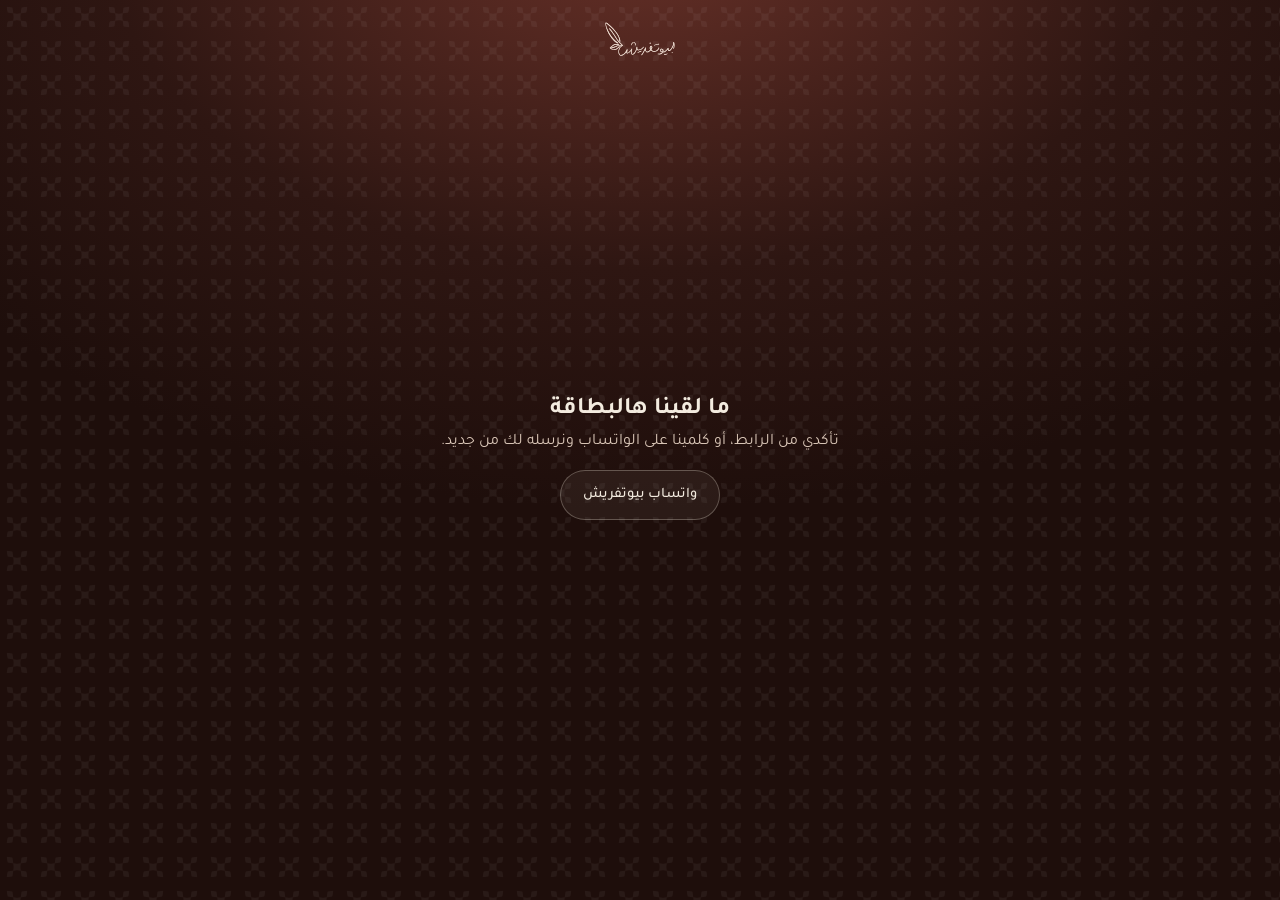
<file: gift/open/index.html>
<!doctype html>
<html lang="ar" dir="rtl">
<head>
<meta charset="utf-8">
<meta name="viewport" content="width=device-width,initial-scale=1,viewport-fit=cover">
<title>وصلتك هدية من بيوتفريش 🎁</title>
<meta name="robots" content="noindex">
<meta name="theme-color" content="#2E1612">
<meta property="og:type" content="website">
<meta property="og:title" content="وصلتك هدية من بيوتفريش 🎁">
<meta property="og:description" content="أحد يحبك أهداك بطاقة من بيوتفريش. افتحيها وشوفي وش فيها 🤍">
<meta property="og:image" content="https://beautfresh.com/gift/og-gift.jpg">
<meta property="og:image:width" content="1200"><meta property="og:image:height" content="630">
<meta name="twitter:card" content="summary_large_image">
<link rel="icon" href="../../home/assets/gift-mark.svg">
<link rel="preconnect" href="https://fonts.googleapis.com"><link rel="preconnect" href="https://fonts.gstatic.com" crossorigin>
<link href="https://fonts.googleapis.com/css2?family=Tajawal:wght@400;500;700;800&family=Aref+Ruqaa:wght@400;700&family=Amiri:wght@400;700&display=swap" rel="stylesheet">
<link rel="stylesheet" href="../card.css?v=2">
<style>
:root{--oud:#5A2A22;--on:#F3EBDF;--on2:#D9C6B7;--gold:#C9A46A;--ease:cubic-bezier(.2,.8,.2,1)}
*{box-sizing:border-box}html,body{margin:0;min-height:100%}
body{min-height:100vh;min-height:100dvh;background:radial-gradient(900px 600px at 50% -10%,#6A3229 0%,#2E1612 60%,#1E0E0B 100%);color:var(--on);font-family:Tajawal,system-ui,sans-serif;overflow-x:hidden;-webkit-font-smoothing:antialiased}
body::before{content:"";position:fixed;inset:0;background:url(../../home/assets/rosette-2.svg) 0 0/34px 34px;opacity:.05;filter:brightness(0) invert(1);pointer-events:none}
button,a{font:inherit;color:inherit;text-decoration:none;cursor:pointer}
.wrap{position:relative;max-width:440px;margin:0 auto;padding:22px 20px 40px;display:flex;flex-direction:column;align-items:center;min-height:100vh;min-height:100dvh}
.brand{height:34px;filter:brightness(0) invert(94%) sepia(9%) saturate(380%) hue-rotate(335deg);opacity:.9}
/* الظرف */
.intro{flex:1;display:flex;flex-direction:column;align-items:center;justify-content:center;text-align:center;gap:10px;transition:opacity .5s,transform .6s var(--ease)}
.intro h1{margin:0;font-size:26px;font-weight:700}.intro p{margin:0;color:var(--on2);font-size:15px}
.env{position:relative;width:min(300px,78vw);aspect-ratio:1.45;margin:24px 0 16px;cursor:pointer;filter:drop-shadow(0 30px 40px rgba(0,0,0,.45));animation:wob 2.6s ease-in-out infinite}
@keyframes wob{0%,100%{transform:rotate(-2deg)}50%{transform:rotate(2deg) translateY(-4px)}}
.env .bk,.env .fr,.env .fl{position:absolute;left:0;right:0}
.env .bk{inset:0;border-radius:18px;background:linear-gradient(160deg,#E9D9C4,#CDB89D)}
.env .fr{bottom:0;height:100%;clip-path:polygon(0 30%,50% 72%,100% 30%,100% 100%,0 100%);background:linear-gradient(160deg,#F3E7D6,#D9C6AE);border-radius:0 0 18px 18px;z-index:3}
.env .fl{top:0;height:62%;clip-path:polygon(0 0,100% 0,50% 100%);background:linear-gradient(180deg,#E3D1B8,#CDB89D);transform-origin:top;transition:transform .7s var(--ease);z-index:4}
.env .seal{position:absolute;left:50%;top:44%;width:66px;height:66px;margin:-33px 0 0 -33px;border-radius:50%;background:radial-gradient(circle at 35% 30%,#7A3A2F,#4A231C);display:grid;place-items:center;z-index:5;box-shadow:0 6px 14px -4px rgba(0,0,0,.5);transition:transform .5s var(--ease),opacity .4s}
.env .seal img{width:38px}
.tap{font-size:13.5px;color:var(--on2);animation:blink 1.8s infinite}
@keyframes blink{50%{opacity:.45}}
.opening .env{animation:none}
.opening .env .seal{transform:scale(1.4);opacity:0}
.opening .env .fl{transform:rotateX(180deg)}
.gone{opacity:0;transform:translateY(40px) scale(.9);pointer-events:none}
/* البطاقة */
.reveal{display:none;width:100%;flex-direction:column;align-items:center}
.reveal.show{display:flex}
.cardW{width:min(330px,82vw);margin-top:16px;animation:rise 1s var(--ease) both}
@keyframes rise{from{opacity:0;transform:translateY(120px) scale(.7) rotate(-6deg)}}
.hello{margin:16px 0 0;text-align:center;font-size:15px;color:var(--on2);animation:fadeup .8s .6s both}
@keyframes fadeup{from{opacity:0;transform:translateY(10px)}}
.flipb{margin-top:10px;border:1px solid rgba(243,235,223,.25);background:rgba(243,235,223,.06);border-radius:999px;padding:7px 16px;font-size:13px;color:var(--on2);animation:fadeup .8s .8s both}
.acts{width:100%;display:grid;gap:10px;margin-top:20px;animation:fadeup .8s 1s both}
.cta{display:flex;align-items:center;justify-content:center;gap:8px;min-height:58px;border-radius:999px;background:var(--on);color:#3F1D17;font-weight:700;font-size:17px;box-shadow:0 18px 30px -16px rgba(0,0,0,.6);transition:transform .2s;position:relative;overflow:hidden}
.cta::after{content:"";position:absolute;inset:0;background:linear-gradient(110deg,transparent 30%,rgba(255,255,255,.6) 50%,transparent 70%);transform:translateX(-120%);animation:sweep 3s 2s infinite}
@keyframes sweep{30%,100%{transform:translateX(120%)}}
.cta:active{transform:scale(.98)}
.row{display:grid;grid-template-columns:1fr 1fr;gap:10px}
.sec{display:flex;align-items:center;justify-content:center;gap:6px;min-height:50px;border-radius:999px;border:1px solid rgba(243,235,223,.28);background:rgba(243,235,223,.06);font-size:14.5px;font-weight:500;transition:background .2s}
.sec:hover{background:rgba(243,235,223,.12)}
.note{margin-top:14px;text-align:center;font-size:12.5px;color:var(--on2);opacity:.8;line-height:1.7}
.badge{display:inline-block;margin-top:10px;padding:4px 14px;border-radius:999px;font-size:13px;font-weight:700}
.badge.used{background:rgba(243,235,223,.15)}.badge.expired{background:#B3261E;color:#fff}
.conf{position:fixed;top:40%;left:50%;width:9px;height:14px;border-radius:2px;pointer-events:none;z-index:20;animation:conf 1.6s var(--ease) forwards;animation-delay:var(--dl)}
@keyframes conf{0%{opacity:1;transform:translate(-50%,-50%)}100%{opacity:0;transform:translate(calc(-50% + var(--x)),calc(-50% + var(--y))) rotate(720deg)}}
.err{flex:1;display:flex;flex-direction:column;align-items:center;justify-content:center;text-align:center;gap:8px}
.toast{position:fixed;bottom:24px;left:50%;transform:translateX(-50%) translateY(30px);opacity:0;background:var(--on);color:#3F1D17;padding:10px 18px;border-radius:999px;font-size:14px;font-weight:600;transition:all .3s;z-index:30}
.toast.show{opacity:1;transform:translateX(-50%)}
#exp{position:fixed;left:-9999px;top:0;width:600px}
#exp .bfc{width:600px}#exp .bfc-in{transform:none!important}#exp .bfc-b{display:none}#exp .bfc-f{position:relative;inset:auto;height:960px;box-shadow:none}#exp .bfc-shine,#exp .bfc-glow{display:none}
@media (prefers-reduced-motion:reduce){*{animation:none!important;transition:none!important}}
</style>
</head>
<body>
<div class="wrap" id="app"><img class="brand" src="../../home/assets/Beautfresh-brown.svg" alt="بيوتفريش">
  <div class="err" id="load"><p style="color:var(--on2)">نجهّز هديتك…</p></div>
</div>
<div id="exp" aria-hidden="true"></div>
<div class="toast" id="toast"></div>
<script src="../../vendor/qrcode.js"></script>
<script src="../../assets/config.js"></script>
<script src="../card.js?v=2"></script>
<script>
(async () => {
  const { html, interact, fmt, esc, dateAr } = window.BFCard;
  const CFG = window.APP_CONFIG, $ = (s) => document.querySelector(s);
  const app = $('#app'), token = new URLSearchParams(location.search).get('t') || '';
  const toast = (m) => { const t = $('#toast'); t.textContent = m; t.classList.add('show'); setTimeout(() => t.classList.remove('show'), 2200); };
  let g = null;
  try {
    if (!/^[0-9a-f-]{36}$/i.test(token)) throw 0;
    const r = await fetch(`${CFG.supabaseUrl}/rest/v1/rpc/gift_open`, { method: 'POST', headers: { 'Content-Type': 'application/json', apikey: CFG.supabaseKey }, body: JSON.stringify({ p_token: token }) });
    g = await r.json(); if (!r.ok || !g) throw 0;
  } catch {
    $('#load').innerHTML = `<h2 style="margin:0">ما لقينا هالبطاقة</h2><p style="color:var(--on2);margin:0">تأكدي من الرابط، أو كلمينا على الواتساب ونرسله لك من جديد.</p><a class="sec" style="padding:0 22px;margin-top:10px" href="https://wa.me/966509492224">واتساب بيوتفريش</a>`;
    return;
  }
  const first = (g.to || '').trim().split(/\s+/)[0];
  $('#load').remove();
  app.insertAdjacentHTML('beforeend', `
    <div class="intro" id="intro"><h1>${esc(first)}، وصلتك هدية 🤍</h1><p>${g.from ? `من ${esc(g.from)}` : 'من شخص يحبك'}</p>
      <div class="env" id="env" role="button" aria-label="افتحي الهدية"><div class="bk"></div><div class="fl"></div><div class="fr"></div><div class="seal"><img src="../../home/assets/gift-mark-cream.svg" alt=""></div></div>
      <span class="tap">اضغطي على الظرف عشان تفتحينه</span></div>
    <div class="reveal" id="rev">
      <div class="cardW" id="cardW">${html(g)}</div>
      ${g.status !== 'active' ? `<span class="badge ${g.status}">${g.status === 'used' ? 'هالبطاقة استُخدمت كاملة' : 'هالبطاقة انتهت صلاحيتها'}</span>` : ''}
      <button class="flipb" id="flip">↻ اقلبي البطاقة</button>
      <div class="acts">
        ${g.status === 'active' ? `<a class="cta" href="../../book/?gift=${encodeURIComponent(token)}">احجزي بهديتك ←</a>` : ''}
        <div class="row"><button class="sec" id="save">⤓ احفظيها صورة</button><button class="sec" id="share">↗ شاركيها</button></div>
      </div>
      <p class="note">رصيدك ${fmt(g.balance)} ريال${g.expires ? ` · صالحة لين ${dateAr(g.expires)}` : ''}<br>أظهري الكود <b dir="ltr">${esc(g.code)}</b> في الصالون</p>
    </div>`);
  const flipFn = interact($('#cardW'));
  $('#flip').onclick = () => flipFn();
  $('#cardW').onclick = (e) => { if (!e.target.closest('a,button')) flipFn(); };
  const open = () => {
    const intro = $('#intro'); if (intro.classList.contains('opening')) return;
    intro.classList.add('opening');
    setTimeout(() => {
      intro.classList.add('gone');
      const cols = ['#C9A46A', '#F3EBDF', '#C99286', '#E3C690'];
      for (let i = 0; i < 40; i++) { const c = document.createElement('i'); c.className = 'conf'; const a = (i / 40) * 6.283, r = 120 + (i * 37) % 120; c.style.cssText = `background:${cols[i % 4]};--x:${Math.cos(a) * r}px;--y:${Math.sin(a) * r - 60}px;--dl:${(i % 6) * .03}s`; document.body.appendChild(c); setTimeout(() => c.remove(), 2200); }
      setTimeout(() => { intro.remove(); $('#rev').classList.add('show'); navigator.vibrate?.(30); setTimeout(() => prepare().catch(() => {}), 1800); }, 380);
    }, 650);
  };
  $('#env').onclick = open;
  addEventListener('keydown', (e) => { if (e.key === 'Enter' || e.key === ' ') open(); });

  // حفظ صورة
  let h2i = null;
  const lib = () => h2i || (h2i = new Promise((res, rej) => { const s = document.createElement('script'); s.src = 'https://cdn.jsdelivr.net/npm/html-to-image@1.11.11/dist/html-to-image.js'; s.onload = () => res(window.htmlToImage); s.onerror = rej; document.head.appendChild(s); }));
  // الخطوط مضمّنة في الصورة (عشان تطلع نفس البطاقة بالضبط)
  const fontCSS = async () => {
    const href = [...document.querySelectorAll('link[rel=stylesheet]')].map((l) => l.href).find((h) => h.includes('fonts.googleapis'));
    const css = await (await fetch(href)).text();
    const blocks = css.split('/*').filter((b) => /^\s*(arabic|latin)\s*\*\//.test(b)).map((b) => b.replace(/^[^*]*\*\//, ''));
    let out = blocks.join('\n');
    const urls = [...new Set([...out.matchAll(/url\((https:[^)]+)\)/g)].map((m) => m[1]))];
    await Promise.all(urls.map(async (u) => { const bl = await (await fetch(u)).blob(); const d = await new Promise((r) => { const f = new FileReader(); f.onload = () => r(f.result); f.readAsDataURL(bl); }); out = out.split(u).join(d); }));
    return out;
  };
  let ready = null, readyUrl = null;
  const png = async () => { const H = await lib(); const fcss = await fontCSS().catch(() => undefined); const box = $('#exp'); box.innerHTML = html(g); await document.fonts.ready; const node = box.querySelector('.bfc-f'); const url = await H.toPng(node, { pixelRatio: 2, cacheBust: true, fontEmbedCSS: fcss }); box.innerHTML = ''; return url; };
  const prepare = () => ready || (ready = png().then(async (url) => { readyUrl = url; const bl = await (await fetch(url)).blob(); return new File([bl], 'هدية-بيوتفريش.png', { type: 'image/png' }); }).catch((e) => { ready = null; throw e; }));
  const download = (url) => { const a = document.createElement('a'); a.href = url; a.download = 'هدية-بيوتفريش.png'; document.body.appendChild(a); a.click(); a.remove(); toast('انحفظت الصورة 🤍'); };
  $('#save').onclick = async (e) => {
    const b = e.currentTarget;
    // إذا الصورة جاهزة نشاركها فورًا (المتصفح يطلب إنها تصير مع الضغطة)
    if (readyUrl) { try { const file = await ready; if (navigator.canShare?.({ files: [file] }) && /Android|iPhone|iPad/i.test(navigator.userAgent)) await navigator.share({ files: [file], title: 'هديتي من بيوتفريش' }); else download(readyUrl); } catch (err) { if (err?.name !== 'AbortError') download(readyUrl); } return; }
    b.disabled = true; b.textContent = 'نجهّزها…';
    try { await prepare(); download(readyUrl); } catch { toast('ما قدرنا نحفظها، جربي مرة ثانية'); }
    b.disabled = false; b.textContent = '⤓ احفظيها صورة';
  };
  $('#share').onclick = async () => {
    const data = { title: 'هديتي من بيوتفريش 🎁', text: `وصلتني هدية من بيوتفريش 🤍`, url: 'https://beautfresh.com/gift/' };
    try { if (navigator.share) await navigator.share(data); else { await navigator.clipboard.writeText(data.url); toast('انسخ الرابط'); } } catch {}
  };
})();
</script>
</body>
</html>
</file>
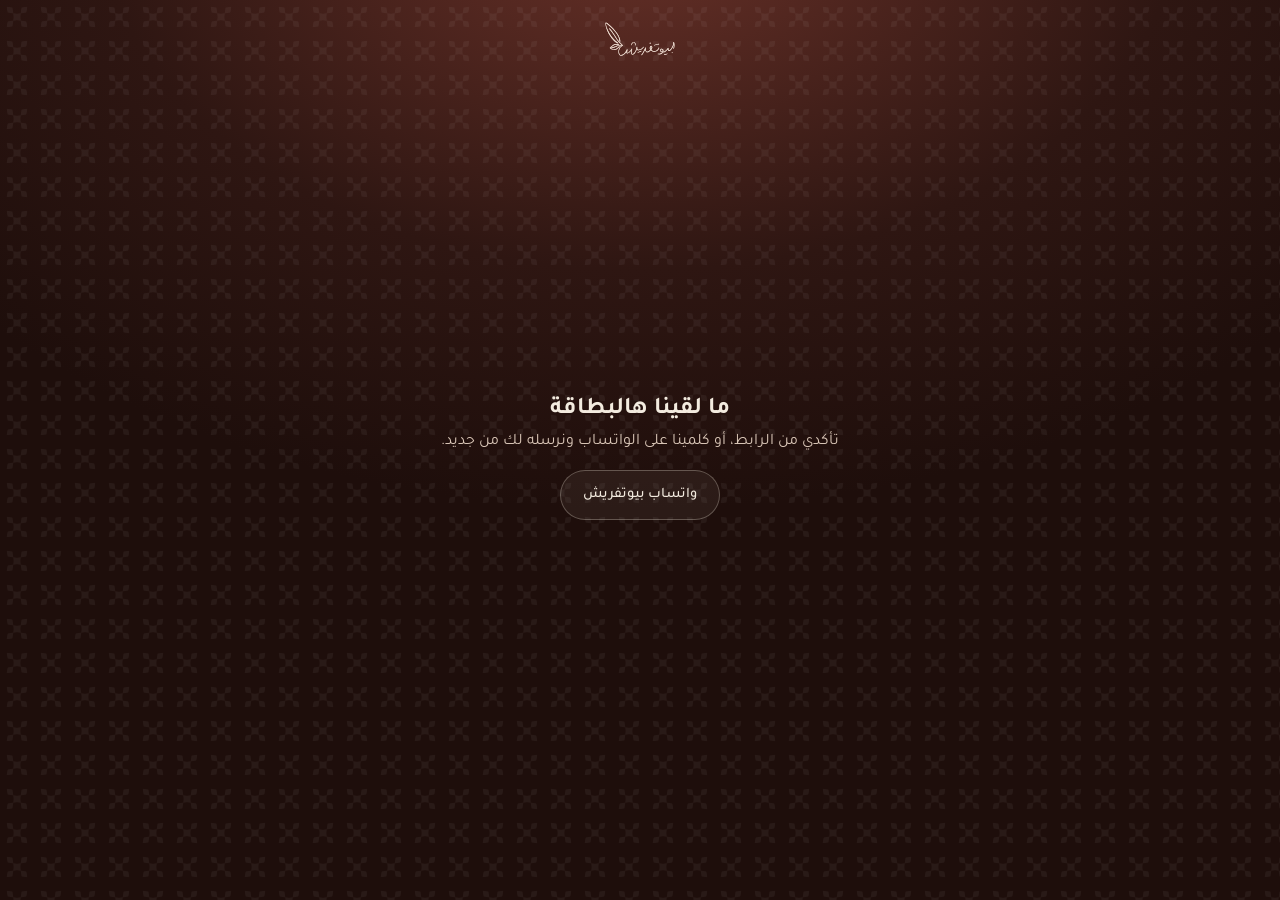
<file: gift/open/gold/index.html>
<!doctype html>
<html lang="ar" dir="rtl">
<head>
<meta charset="utf-8">
<meta name="viewport" content="width=device-width,initial-scale=1,viewport-fit=cover">
<title>وصلتك هدية من بيوتفريش 🎁</title>
<meta name="robots" content="noindex">
<meta name="theme-color" content="#2E1612">
<meta property="og:type" content="website">
<meta property="og:title" content="وصلتك هدية من بيوتفريش 🎁">
<meta property="og:description" content="أحد يحبك أهداك بطاقة من بيوتفريش. افتحيها وشوفي وش فيها 🤍">
<meta property="og:image" content="https://beautfresh.com/gift/og-gold.jpg">
<meta property="og:image:width" content="1200"><meta property="og:image:height" content="630">
<meta name="twitter:card" content="summary_large_image">
<link rel="icon" href="../../../home/assets/gift-mark.svg">
<link rel="preconnect" href="https://fonts.googleapis.com"><link rel="preconnect" href="https://fonts.gstatic.com" crossorigin>
<link href="https://fonts.googleapis.com/css2?family=Tajawal:wght@400;500;700;800&family=Aref+Ruqaa:wght@400;700&family=Amiri:wght@400;700&display=swap" rel="stylesheet">
<link rel="stylesheet" href="../../card.css?v=2">
<style>
:root{--oud:#5A2A22;--on:#F3EBDF;--on2:#D9C6B7;--gold:#C9A46A;--ease:cubic-bezier(.2,.8,.2,1)}
*{box-sizing:border-box}html,body{margin:0;min-height:100%}
body{min-height:100vh;min-height:100dvh;background:radial-gradient(900px 600px at 50% -10%,#6A3229 0%,#2E1612 60%,#1E0E0B 100%);color:var(--on);font-family:Tajawal,system-ui,sans-serif;overflow-x:hidden;-webkit-font-smoothing:antialiased}
body::before{content:"";position:fixed;inset:0;background:url(../../../home/assets/rosette-2.svg) 0 0/34px 34px;opacity:.05;filter:brightness(0) invert(1);pointer-events:none}
button,a{font:inherit;color:inherit;text-decoration:none;cursor:pointer}
.wrap{position:relative;max-width:440px;margin:0 auto;padding:22px 20px 40px;display:flex;flex-direction:column;align-items:center;min-height:100vh;min-height:100dvh}
.brand{height:34px;filter:brightness(0) invert(94%) sepia(9%) saturate(380%) hue-rotate(335deg);opacity:.9}
/* الظرف */
.intro{flex:1;display:flex;flex-direction:column;align-items:center;justify-content:center;text-align:center;gap:10px;transition:opacity .5s,transform .6s var(--ease)}
.intro h1{margin:0;font-size:26px;font-weight:700}.intro p{margin:0;color:var(--on2);font-size:15px}
.env{position:relative;width:min(300px,78vw);aspect-ratio:1.45;margin:24px 0 16px;cursor:pointer;filter:drop-shadow(0 30px 40px rgba(0,0,0,.45));animation:wob 2.6s ease-in-out infinite}
@keyframes wob{0%,100%{transform:rotate(-2deg)}50%{transform:rotate(2deg) translateY(-4px)}}
.env .bk,.env .fr,.env .fl{position:absolute;left:0;right:0}
.env .bk{inset:0;border-radius:18px;background:linear-gradient(160deg,#E9D9C4,#CDB89D)}
.env .fr{bottom:0;height:100%;clip-path:polygon(0 30%,50% 72%,100% 30%,100% 100%,0 100%);background:linear-gradient(160deg,#F3E7D6,#D9C6AE);border-radius:0 0 18px 18px;z-index:3}
.env .fl{top:0;height:62%;clip-path:polygon(0 0,100% 0,50% 100%);background:linear-gradient(180deg,#E3D1B8,#CDB89D);transform-origin:top;transition:transform .7s var(--ease);z-index:4}
.env .seal{position:absolute;left:50%;top:44%;width:66px;height:66px;margin:-33px 0 0 -33px;border-radius:50%;background:radial-gradient(circle at 35% 30%,#7A3A2F,#4A231C);display:grid;place-items:center;z-index:5;box-shadow:0 6px 14px -4px rgba(0,0,0,.5);transition:transform .5s var(--ease),opacity .4s}
.env .seal img{width:38px}
.tap{font-size:13.5px;color:var(--on2);animation:blink 1.8s infinite}
@keyframes blink{50%{opacity:.45}}
.opening .env{animation:none}
.opening .env .seal{transform:scale(1.4);opacity:0}
.opening .env .fl{transform:rotateX(180deg)}
.gone{opacity:0;transform:translateY(40px) scale(.9);pointer-events:none}
/* البطاقة */
.reveal{display:none;width:100%;flex-direction:column;align-items:center}
.reveal.show{display:flex}
.cardW{width:min(330px,82vw);margin-top:16px;animation:rise 1s var(--ease) both}
@keyframes rise{from{opacity:0;transform:translateY(120px) scale(.7) rotate(-6deg)}}
.hello{margin:16px 0 0;text-align:center;font-size:15px;color:var(--on2);animation:fadeup .8s .6s both}
@keyframes fadeup{from{opacity:0;transform:translateY(10px)}}
.flipb{margin-top:10px;border:1px solid rgba(243,235,223,.25);background:rgba(243,235,223,.06);border-radius:999px;padding:7px 16px;font-size:13px;color:var(--on2);animation:fadeup .8s .8s both}
.acts{width:100%;display:grid;gap:10px;margin-top:20px;animation:fadeup .8s 1s both}
.cta{display:flex;align-items:center;justify-content:center;gap:8px;min-height:58px;border-radius:999px;background:var(--on);color:#3F1D17;font-weight:700;font-size:17px;box-shadow:0 18px 30px -16px rgba(0,0,0,.6);transition:transform .2s;position:relative;overflow:hidden}
.cta::after{content:"";position:absolute;inset:0;background:linear-gradient(110deg,transparent 30%,rgba(255,255,255,.6) 50%,transparent 70%);transform:translateX(-120%);animation:sweep 3s 2s infinite}
@keyframes sweep{30%,100%{transform:translateX(120%)}}
.cta:active{transform:scale(.98)}
.row{display:grid;grid-template-columns:1fr 1fr;gap:10px}
.sec{display:flex;align-items:center;justify-content:center;gap:6px;min-height:50px;border-radius:999px;border:1px solid rgba(243,235,223,.28);background:rgba(243,235,223,.06);font-size:14.5px;font-weight:500;transition:background .2s}
.sec:hover{background:rgba(243,235,223,.12)}
.note{margin-top:14px;text-align:center;font-size:12.5px;color:var(--on2);opacity:.8;line-height:1.7}
.badge{display:inline-block;margin-top:10px;padding:4px 14px;border-radius:999px;font-size:13px;font-weight:700}
.badge.used{background:rgba(243,235,223,.15)}.badge.expired{background:#B3261E;color:#fff}
.conf{position:fixed;top:40%;left:50%;width:9px;height:14px;border-radius:2px;pointer-events:none;z-index:20;animation:conf 1.6s var(--ease) forwards;animation-delay:var(--dl)}
@keyframes conf{0%{opacity:1;transform:translate(-50%,-50%)}100%{opacity:0;transform:translate(calc(-50% + var(--x)),calc(-50% + var(--y))) rotate(720deg)}}
.err{flex:1;display:flex;flex-direction:column;align-items:center;justify-content:center;text-align:center;gap:8px}
.toast{position:fixed;bottom:24px;left:50%;transform:translateX(-50%) translateY(30px);opacity:0;background:var(--on);color:#3F1D17;padding:10px 18px;border-radius:999px;font-size:14px;font-weight:600;transition:all .3s;z-index:30}
.toast.show{opacity:1;transform:translateX(-50%)}
#exp{position:fixed;left:-9999px;top:0;width:600px}
#exp .bfc{width:600px}#exp .bfc-in{transform:none!important}#exp .bfc-b{display:none}#exp .bfc-f{position:relative;inset:auto;height:960px;box-shadow:none}#exp .bfc-shine,#exp .bfc-glow{display:none}
@media (prefers-reduced-motion:reduce){*{animation:none!important;transition:none!important}}
</style>
</head>
<body>
<div class="wrap" id="app"><img class="brand" src="../../../home/assets/Beautfresh-brown.svg" alt="بيوتفريش">
  <div class="err" id="load"><p style="color:var(--on2)">نجهّز هديتك…</p></div>
</div>
<div id="exp" aria-hidden="true"></div>
<div class="toast" id="toast"></div>
<script src="../../../vendor/qrcode.js"></script>
<script src="../../../assets/config.js"></script>
<script src="../../card.js?v=2"></script>
<script>
(async () => {
  const { html, interact, fmt, esc, dateAr } = window.BFCard;
  const CFG = window.APP_CONFIG, $ = (s) => document.querySelector(s);
  const app = $('#app'), token = new URLSearchParams(location.search).get('t') || '';
  const toast = (m) => { const t = $('#toast'); t.textContent = m; t.classList.add('show'); setTimeout(() => t.classList.remove('show'), 2200); };
  let g = null;
  try {
    if (!/^[0-9a-f-]{36}$/i.test(token)) throw 0;
    const r = await fetch(`${CFG.supabaseUrl}/rest/v1/rpc/gift_open`, { method: 'POST', headers: { 'Content-Type': 'application/json', apikey: CFG.supabaseKey }, body: JSON.stringify({ p_token: token }) });
    g = await r.json(); if (!r.ok || !g) throw 0;
  } catch {
    $('#load').innerHTML = `<h2 style="margin:0">ما لقينا هالبطاقة</h2><p style="color:var(--on2);margin:0">تأكدي من الرابط، أو كلمينا على الواتساب ونرسله لك من جديد.</p><a class="sec" style="padding:0 22px;margin-top:10px" href="https://wa.me/966509492224">واتساب بيوتفريش</a>`;
    return;
  }
  const first = (g.to || '').trim().split(/\s+/)[0];
  $('#load').remove();
  app.insertAdjacentHTML('beforeend', `
    <div class="intro" id="intro"><h1>${esc(first)}، وصلتك هدية 🤍</h1><p>${g.from ? `من ${esc(g.from)}` : 'من شخص يحبك'}</p>
      <div class="env" id="env" role="button" aria-label="افتحي الهدية"><div class="bk"></div><div class="fl"></div><div class="fr"></div><div class="seal"><img src="../../../home/assets/gift-mark-cream.svg" alt=""></div></div>
      <span class="tap">اضغطي على الظرف عشان تفتحينه</span></div>
    <div class="reveal" id="rev">
      <div class="cardW" id="cardW">${html(g)}</div>
      ${g.status !== 'active' ? `<span class="badge ${g.status}">${g.status === 'used' ? 'هالبطاقة استُخدمت كاملة' : 'هالبطاقة انتهت صلاحيتها'}</span>` : ''}
      <button class="flipb" id="flip">↻ اقلبي البطاقة</button>
      <div class="acts">
        ${g.status === 'active' ? `<a class="cta" href="../../../book/?gift=${encodeURIComponent(token)}">احجزي بهديتك ←</a>` : ''}
        <div class="row"><button class="sec" id="save">⤓ احفظيها صورة</button><button class="sec" id="share">↗ شاركيها</button></div>
      </div>
      <p class="note">رصيدك ${fmt(g.balance)} ريال${g.expires ? ` · صالحة لين ${dateAr(g.expires)}` : ''}<br>أظهري الكود <b dir="ltr">${esc(g.code)}</b> في الصالون</p>
    </div>`);
  const flipFn = interact($('#cardW'));
  $('#flip').onclick = () => flipFn();
  $('#cardW').onclick = (e) => { if (!e.target.closest('a,button')) flipFn(); };
  const open = () => {
    const intro = $('#intro'); if (intro.classList.contains('opening')) return;
    intro.classList.add('opening');
    setTimeout(() => {
      intro.classList.add('gone');
      const cols = ['#C9A46A', '#F3EBDF', '#C99286', '#E3C690'];
      for (let i = 0; i < 40; i++) { const c = document.createElement('i'); c.className = 'conf'; const a = (i / 40) * 6.283, r = 120 + (i * 37) % 120; c.style.cssText = `background:${cols[i % 4]};--x:${Math.cos(a) * r}px;--y:${Math.sin(a) * r - 60}px;--dl:${(i % 6) * .03}s`; document.body.appendChild(c); setTimeout(() => c.remove(), 2200); }
      setTimeout(() => { intro.remove(); $('#rev').classList.add('show'); navigator.vibrate?.(30); setTimeout(() => prepare().catch(() => {}), 1800); }, 380);
    }, 650);
  };
  $('#env').onclick = open;
  addEventListener('keydown', (e) => { if (e.key === 'Enter' || e.key === ' ') open(); });

  // حفظ صورة
  let h2i = null;
  const lib = () => h2i || (h2i = new Promise((res, rej) => { const s = document.createElement('script'); s.src = 'https://cdn.jsdelivr.net/npm/html-to-image@1.11.11/dist/html-to-image.js'; s.onload = () => res(window.htmlToImage); s.onerror = rej; document.head.appendChild(s); }));
  // الخطوط مضمّنة في الصورة (عشان تطلع نفس البطاقة بالضبط)
  const fontCSS = async () => {
    const href = [...document.querySelectorAll('link[rel=stylesheet]')].map((l) => l.href).find((h) => h.includes('fonts.googleapis'));
    const css = await (await fetch(href)).text();
    const blocks = css.split('/*').filter((b) => /^\s*(arabic|latin)\s*\*\//.test(b)).map((b) => b.replace(/^[^*]*\*\//, ''));
    let out = blocks.join('\n');
    const urls = [...new Set([...out.matchAll(/url\((https:[^)]+)\)/g)].map((m) => m[1]))];
    await Promise.all(urls.map(async (u) => { const bl = await (await fetch(u)).blob(); const d = await new Promise((r) => { const f = new FileReader(); f.onload = () => r(f.result); f.readAsDataURL(bl); }); out = out.split(u).join(d); }));
    return out;
  };
  let ready = null, readyUrl = null;
  const png = async () => { const H = await lib(); const fcss = await fontCSS().catch(() => undefined); const box = $('#exp'); box.innerHTML = html(g); await document.fonts.ready; const node = box.querySelector('.bfc-f'); const url = await H.toPng(node, { pixelRatio: 2, cacheBust: true, fontEmbedCSS: fcss }); box.innerHTML = ''; return url; };
  const prepare = () => ready || (ready = png().then(async (url) => { readyUrl = url; const bl = await (await fetch(url)).blob(); return new File([bl], 'هدية-بيوتفريش.png', { type: 'image/png' }); }).catch((e) => { ready = null; throw e; }));
  const download = (url) => { const a = document.createElement('a'); a.href = url; a.download = 'هدية-بيوتفريش.png'; document.body.appendChild(a); a.click(); a.remove(); toast('انحفظت الصورة 🤍'); };
  $('#save').onclick = async (e) => {
    const b = e.currentTarget;
    // إذا الصورة جاهزة نشاركها فورًا (المتصفح يطلب إنها تصير مع الضغطة)
    if (readyUrl) { try { const file = await ready; if (navigator.canShare?.({ files: [file] }) && /Android|iPhone|iPad/i.test(navigator.userAgent)) await navigator.share({ files: [file], title: 'هديتي من بيوتفريش' }); else download(readyUrl); } catch (err) { if (err?.name !== 'AbortError') download(readyUrl); } return; }
    b.disabled = true; b.textContent = 'نجهّزها…';
    try { await prepare(); download(readyUrl); } catch { toast('ما قدرنا نحفظها، جربي مرة ثانية'); }
    b.disabled = false; b.textContent = '⤓ احفظيها صورة';
  };
  $('#share').onclick = async () => {
    const data = { title: 'هديتي من بيوتفريش 🎁', text: `وصلتني هدية من بيوتفريش 🤍`, url: 'https://beautfresh.com/gift/' };
    try { if (navigator.share) await navigator.share(data); else { await navigator.clipboard.writeText(data.url); toast('انسخ الرابط'); } } catch {}
  };
})();
</script>
</body>
</html>
</file>
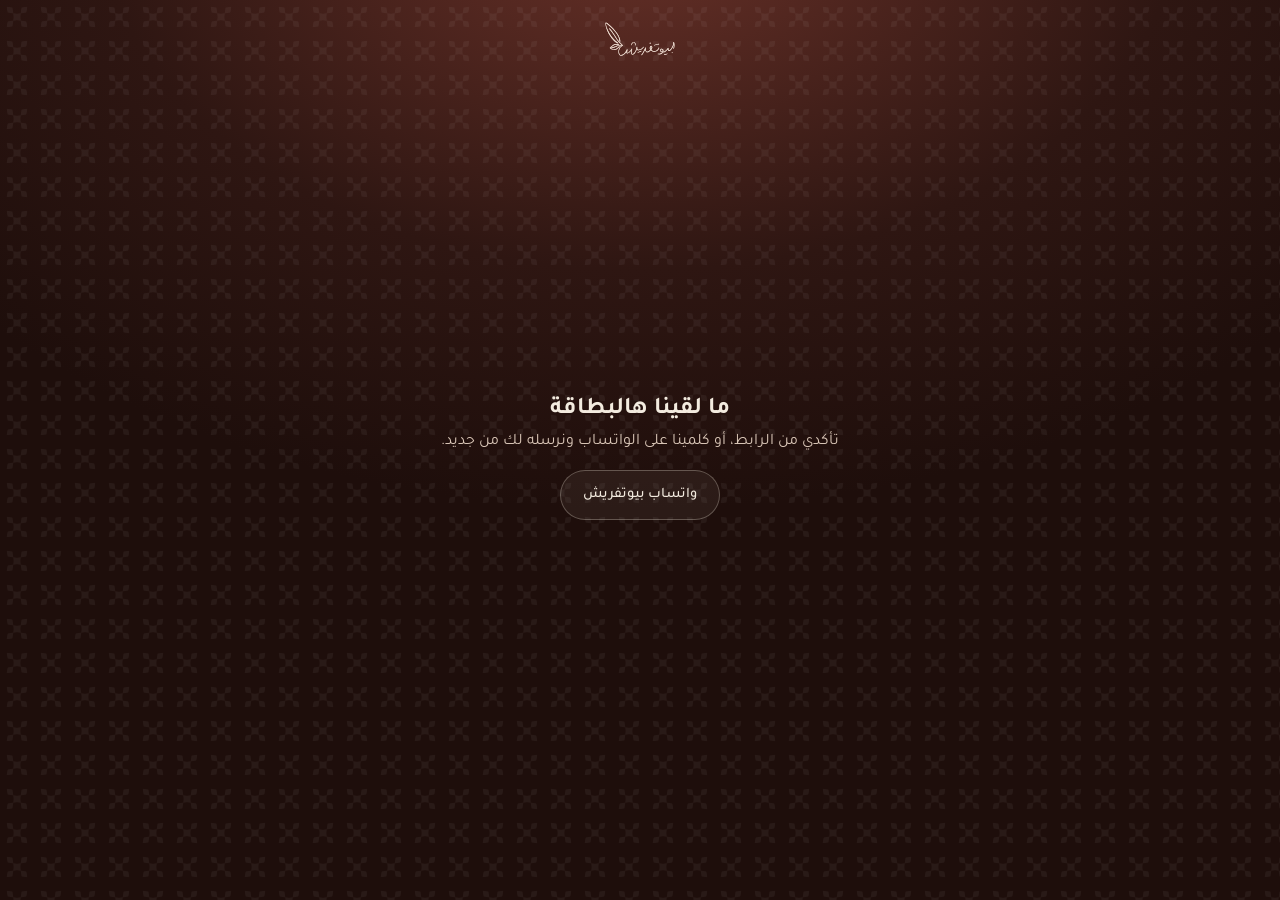
<file: gift/open/oud/index.html>
<!doctype html>
<html lang="ar" dir="rtl">
<head>
<meta charset="utf-8">
<meta name="viewport" content="width=device-width,initial-scale=1,viewport-fit=cover">
<title>وصلتك هدية من بيوتفريش 🎁</title>
<meta name="robots" content="noindex">
<meta name="theme-color" content="#2E1612">
<meta property="og:type" content="website">
<meta property="og:title" content="وصلتك هدية من بيوتفريش 🎁">
<meta property="og:description" content="أحد يحبك أهداك بطاقة من بيوتفريش. افتحيها وشوفي وش فيها 🤍">
<meta property="og:image" content="https://beautfresh.com/gift/og-oud.jpg">
<meta property="og:image:width" content="1200"><meta property="og:image:height" content="630">
<meta name="twitter:card" content="summary_large_image">
<link rel="icon" href="../../../home/assets/gift-mark.svg">
<link rel="preconnect" href="https://fonts.googleapis.com"><link rel="preconnect" href="https://fonts.gstatic.com" crossorigin>
<link href="https://fonts.googleapis.com/css2?family=Tajawal:wght@400;500;700;800&family=Aref+Ruqaa:wght@400;700&family=Amiri:wght@400;700&display=swap" rel="stylesheet">
<link rel="stylesheet" href="../../card.css?v=2">
<style>
:root{--oud:#5A2A22;--on:#F3EBDF;--on2:#D9C6B7;--gold:#C9A46A;--ease:cubic-bezier(.2,.8,.2,1)}
*{box-sizing:border-box}html,body{margin:0;min-height:100%}
body{min-height:100vh;min-height:100dvh;background:radial-gradient(900px 600px at 50% -10%,#6A3229 0%,#2E1612 60%,#1E0E0B 100%);color:var(--on);font-family:Tajawal,system-ui,sans-serif;overflow-x:hidden;-webkit-font-smoothing:antialiased}
body::before{content:"";position:fixed;inset:0;background:url(../../../home/assets/rosette-2.svg) 0 0/34px 34px;opacity:.05;filter:brightness(0) invert(1);pointer-events:none}
button,a{font:inherit;color:inherit;text-decoration:none;cursor:pointer}
.wrap{position:relative;max-width:440px;margin:0 auto;padding:22px 20px 40px;display:flex;flex-direction:column;align-items:center;min-height:100vh;min-height:100dvh}
.brand{height:34px;filter:brightness(0) invert(94%) sepia(9%) saturate(380%) hue-rotate(335deg);opacity:.9}
/* الظرف */
.intro{flex:1;display:flex;flex-direction:column;align-items:center;justify-content:center;text-align:center;gap:10px;transition:opacity .5s,transform .6s var(--ease)}
.intro h1{margin:0;font-size:26px;font-weight:700}.intro p{margin:0;color:var(--on2);font-size:15px}
.env{position:relative;width:min(300px,78vw);aspect-ratio:1.45;margin:24px 0 16px;cursor:pointer;filter:drop-shadow(0 30px 40px rgba(0,0,0,.45));animation:wob 2.6s ease-in-out infinite}
@keyframes wob{0%,100%{transform:rotate(-2deg)}50%{transform:rotate(2deg) translateY(-4px)}}
.env .bk,.env .fr,.env .fl{position:absolute;left:0;right:0}
.env .bk{inset:0;border-radius:18px;background:linear-gradient(160deg,#E9D9C4,#CDB89D)}
.env .fr{bottom:0;height:100%;clip-path:polygon(0 30%,50% 72%,100% 30%,100% 100%,0 100%);background:linear-gradient(160deg,#F3E7D6,#D9C6AE);border-radius:0 0 18px 18px;z-index:3}
.env .fl{top:0;height:62%;clip-path:polygon(0 0,100% 0,50% 100%);background:linear-gradient(180deg,#E3D1B8,#CDB89D);transform-origin:top;transition:transform .7s var(--ease);z-index:4}
.env .seal{position:absolute;left:50%;top:44%;width:66px;height:66px;margin:-33px 0 0 -33px;border-radius:50%;background:radial-gradient(circle at 35% 30%,#7A3A2F,#4A231C);display:grid;place-items:center;z-index:5;box-shadow:0 6px 14px -4px rgba(0,0,0,.5);transition:transform .5s var(--ease),opacity .4s}
.env .seal img{width:38px}
.tap{font-size:13.5px;color:var(--on2);animation:blink 1.8s infinite}
@keyframes blink{50%{opacity:.45}}
.opening .env{animation:none}
.opening .env .seal{transform:scale(1.4);opacity:0}
.opening .env .fl{transform:rotateX(180deg)}
.gone{opacity:0;transform:translateY(40px) scale(.9);pointer-events:none}
/* البطاقة */
.reveal{display:none;width:100%;flex-direction:column;align-items:center}
.reveal.show{display:flex}
.cardW{width:min(330px,82vw);margin-top:16px;animation:rise 1s var(--ease) both}
@keyframes rise{from{opacity:0;transform:translateY(120px) scale(.7) rotate(-6deg)}}
.hello{margin:16px 0 0;text-align:center;font-size:15px;color:var(--on2);animation:fadeup .8s .6s both}
@keyframes fadeup{from{opacity:0;transform:translateY(10px)}}
.flipb{margin-top:10px;border:1px solid rgba(243,235,223,.25);background:rgba(243,235,223,.06);border-radius:999px;padding:7px 16px;font-size:13px;color:var(--on2);animation:fadeup .8s .8s both}
.acts{width:100%;display:grid;gap:10px;margin-top:20px;animation:fadeup .8s 1s both}
.cta{display:flex;align-items:center;justify-content:center;gap:8px;min-height:58px;border-radius:999px;background:var(--on);color:#3F1D17;font-weight:700;font-size:17px;box-shadow:0 18px 30px -16px rgba(0,0,0,.6);transition:transform .2s;position:relative;overflow:hidden}
.cta::after{content:"";position:absolute;inset:0;background:linear-gradient(110deg,transparent 30%,rgba(255,255,255,.6) 50%,transparent 70%);transform:translateX(-120%);animation:sweep 3s 2s infinite}
@keyframes sweep{30%,100%{transform:translateX(120%)}}
.cta:active{transform:scale(.98)}
.row{display:grid;grid-template-columns:1fr 1fr;gap:10px}
.sec{display:flex;align-items:center;justify-content:center;gap:6px;min-height:50px;border-radius:999px;border:1px solid rgba(243,235,223,.28);background:rgba(243,235,223,.06);font-size:14.5px;font-weight:500;transition:background .2s}
.sec:hover{background:rgba(243,235,223,.12)}
.note{margin-top:14px;text-align:center;font-size:12.5px;color:var(--on2);opacity:.8;line-height:1.7}
.badge{display:inline-block;margin-top:10px;padding:4px 14px;border-radius:999px;font-size:13px;font-weight:700}
.badge.used{background:rgba(243,235,223,.15)}.badge.expired{background:#B3261E;color:#fff}
.conf{position:fixed;top:40%;left:50%;width:9px;height:14px;border-radius:2px;pointer-events:none;z-index:20;animation:conf 1.6s var(--ease) forwards;animation-delay:var(--dl)}
@keyframes conf{0%{opacity:1;transform:translate(-50%,-50%)}100%{opacity:0;transform:translate(calc(-50% + var(--x)),calc(-50% + var(--y))) rotate(720deg)}}
.err{flex:1;display:flex;flex-direction:column;align-items:center;justify-content:center;text-align:center;gap:8px}
.toast{position:fixed;bottom:24px;left:50%;transform:translateX(-50%) translateY(30px);opacity:0;background:var(--on);color:#3F1D17;padding:10px 18px;border-radius:999px;font-size:14px;font-weight:600;transition:all .3s;z-index:30}
.toast.show{opacity:1;transform:translateX(-50%)}
#exp{position:fixed;left:-9999px;top:0;width:600px}
#exp .bfc{width:600px}#exp .bfc-in{transform:none!important}#exp .bfc-b{display:none}#exp .bfc-f{position:relative;inset:auto;height:960px;box-shadow:none}#exp .bfc-shine,#exp .bfc-glow{display:none}
@media (prefers-reduced-motion:reduce){*{animation:none!important;transition:none!important}}
</style>
</head>
<body>
<div class="wrap" id="app"><img class="brand" src="../../../home/assets/Beautfresh-brown.svg" alt="بيوتفريش">
  <div class="err" id="load"><p style="color:var(--on2)">نجهّز هديتك…</p></div>
</div>
<div id="exp" aria-hidden="true"></div>
<div class="toast" id="toast"></div>
<script src="../../../vendor/qrcode.js"></script>
<script src="../../../assets/config.js"></script>
<script src="../../card.js?v=2"></script>
<script>
(async () => {
  const { html, interact, fmt, esc, dateAr } = window.BFCard;
  const CFG = window.APP_CONFIG, $ = (s) => document.querySelector(s);
  const app = $('#app'), token = new URLSearchParams(location.search).get('t') || '';
  const toast = (m) => { const t = $('#toast'); t.textContent = m; t.classList.add('show'); setTimeout(() => t.classList.remove('show'), 2200); };
  let g = null;
  try {
    if (!/^[0-9a-f-]{36}$/i.test(token)) throw 0;
    const r = await fetch(`${CFG.supabaseUrl}/rest/v1/rpc/gift_open`, { method: 'POST', headers: { 'Content-Type': 'application/json', apikey: CFG.supabaseKey }, body: JSON.stringify({ p_token: token }) });
    g = await r.json(); if (!r.ok || !g) throw 0;
  } catch {
    $('#load').innerHTML = `<h2 style="margin:0">ما لقينا هالبطاقة</h2><p style="color:var(--on2);margin:0">تأكدي من الرابط، أو كلمينا على الواتساب ونرسله لك من جديد.</p><a class="sec" style="padding:0 22px;margin-top:10px" href="https://wa.me/966509492224">واتساب بيوتفريش</a>`;
    return;
  }
  const first = (g.to || '').trim().split(/\s+/)[0];
  $('#load').remove();
  app.insertAdjacentHTML('beforeend', `
    <div class="intro" id="intro"><h1>${esc(first)}، وصلتك هدية 🤍</h1><p>${g.from ? `من ${esc(g.from)}` : 'من شخص يحبك'}</p>
      <div class="env" id="env" role="button" aria-label="افتحي الهدية"><div class="bk"></div><div class="fl"></div><div class="fr"></div><div class="seal"><img src="../../../home/assets/gift-mark-cream.svg" alt=""></div></div>
      <span class="tap">اضغطي على الظرف عشان تفتحينه</span></div>
    <div class="reveal" id="rev">
      <div class="cardW" id="cardW">${html(g)}</div>
      ${g.status !== 'active' ? `<span class="badge ${g.status}">${g.status === 'used' ? 'هالبطاقة استُخدمت كاملة' : 'هالبطاقة انتهت صلاحيتها'}</span>` : ''}
      <button class="flipb" id="flip">↻ اقلبي البطاقة</button>
      <div class="acts">
        ${g.status === 'active' ? `<a class="cta" href="../../../book/?gift=${encodeURIComponent(token)}">احجزي بهديتك ←</a>` : ''}
        <div class="row"><button class="sec" id="save">⤓ احفظيها صورة</button><button class="sec" id="share">↗ شاركيها</button></div>
      </div>
      <p class="note">رصيدك ${fmt(g.balance)} ريال${g.expires ? ` · صالحة لين ${dateAr(g.expires)}` : ''}<br>أظهري الكود <b dir="ltr">${esc(g.code)}</b> في الصالون</p>
    </div>`);
  const flipFn = interact($('#cardW'));
  $('#flip').onclick = () => flipFn();
  $('#cardW').onclick = (e) => { if (!e.target.closest('a,button')) flipFn(); };
  const open = () => {
    const intro = $('#intro'); if (intro.classList.contains('opening')) return;
    intro.classList.add('opening');
    setTimeout(() => {
      intro.classList.add('gone');
      const cols = ['#C9A46A', '#F3EBDF', '#C99286', '#E3C690'];
      for (let i = 0; i < 40; i++) { const c = document.createElement('i'); c.className = 'conf'; const a = (i / 40) * 6.283, r = 120 + (i * 37) % 120; c.style.cssText = `background:${cols[i % 4]};--x:${Math.cos(a) * r}px;--y:${Math.sin(a) * r - 60}px;--dl:${(i % 6) * .03}s`; document.body.appendChild(c); setTimeout(() => c.remove(), 2200); }
      setTimeout(() => { intro.remove(); $('#rev').classList.add('show'); navigator.vibrate?.(30); setTimeout(() => prepare().catch(() => {}), 1800); }, 380);
    }, 650);
  };
  $('#env').onclick = open;
  addEventListener('keydown', (e) => { if (e.key === 'Enter' || e.key === ' ') open(); });

  // حفظ صورة
  let h2i = null;
  const lib = () => h2i || (h2i = new Promise((res, rej) => { const s = document.createElement('script'); s.src = 'https://cdn.jsdelivr.net/npm/html-to-image@1.11.11/dist/html-to-image.js'; s.onload = () => res(window.htmlToImage); s.onerror = rej; document.head.appendChild(s); }));
  // الخطوط مضمّنة في الصورة (عشان تطلع نفس البطاقة بالضبط)
  const fontCSS = async () => {
    const href = [...document.querySelectorAll('link[rel=stylesheet]')].map((l) => l.href).find((h) => h.includes('fonts.googleapis'));
    const css = await (await fetch(href)).text();
    const blocks = css.split('/*').filter((b) => /^\s*(arabic|latin)\s*\*\//.test(b)).map((b) => b.replace(/^[^*]*\*\//, ''));
    let out = blocks.join('\n');
    const urls = [...new Set([...out.matchAll(/url\((https:[^)]+)\)/g)].map((m) => m[1]))];
    await Promise.all(urls.map(async (u) => { const bl = await (await fetch(u)).blob(); const d = await new Promise((r) => { const f = new FileReader(); f.onload = () => r(f.result); f.readAsDataURL(bl); }); out = out.split(u).join(d); }));
    return out;
  };
  let ready = null, readyUrl = null;
  const png = async () => { const H = await lib(); const fcss = await fontCSS().catch(() => undefined); const box = $('#exp'); box.innerHTML = html(g); await document.fonts.ready; const node = box.querySelector('.bfc-f'); const url = await H.toPng(node, { pixelRatio: 2, cacheBust: true, fontEmbedCSS: fcss }); box.innerHTML = ''; return url; };
  const prepare = () => ready || (ready = png().then(async (url) => { readyUrl = url; const bl = await (await fetch(url)).blob(); return new File([bl], 'هدية-بيوتفريش.png', { type: 'image/png' }); }).catch((e) => { ready = null; throw e; }));
  const download = (url) => { const a = document.createElement('a'); a.href = url; a.download = 'هدية-بيوتفريش.png'; document.body.appendChild(a); a.click(); a.remove(); toast('انحفظت الصورة 🤍'); };
  $('#save').onclick = async (e) => {
    const b = e.currentTarget;
    // إذا الصورة جاهزة نشاركها فورًا (المتصفح يطلب إنها تصير مع الضغطة)
    if (readyUrl) { try { const file = await ready; if (navigator.canShare?.({ files: [file] }) && /Android|iPhone|iPad/i.test(navigator.userAgent)) await navigator.share({ files: [file], title: 'هديتي من بيوتفريش' }); else download(readyUrl); } catch (err) { if (err?.name !== 'AbortError') download(readyUrl); } return; }
    b.disabled = true; b.textContent = 'نجهّزها…';
    try { await prepare(); download(readyUrl); } catch { toast('ما قدرنا نحفظها، جربي مرة ثانية'); }
    b.disabled = false; b.textContent = '⤓ احفظيها صورة';
  };
  $('#share').onclick = async () => {
    const data = { title: 'هديتي من بيوتفريش 🎁', text: `وصلتني هدية من بيوتفريش 🤍`, url: 'https://beautfresh.com/gift/' };
    try { if (navigator.share) await navigator.share(data); else { await navigator.clipboard.writeText(data.url); toast('انسخ الرابط'); } } catch {}
  };
})();
</script>
</body>
</html>
</file>
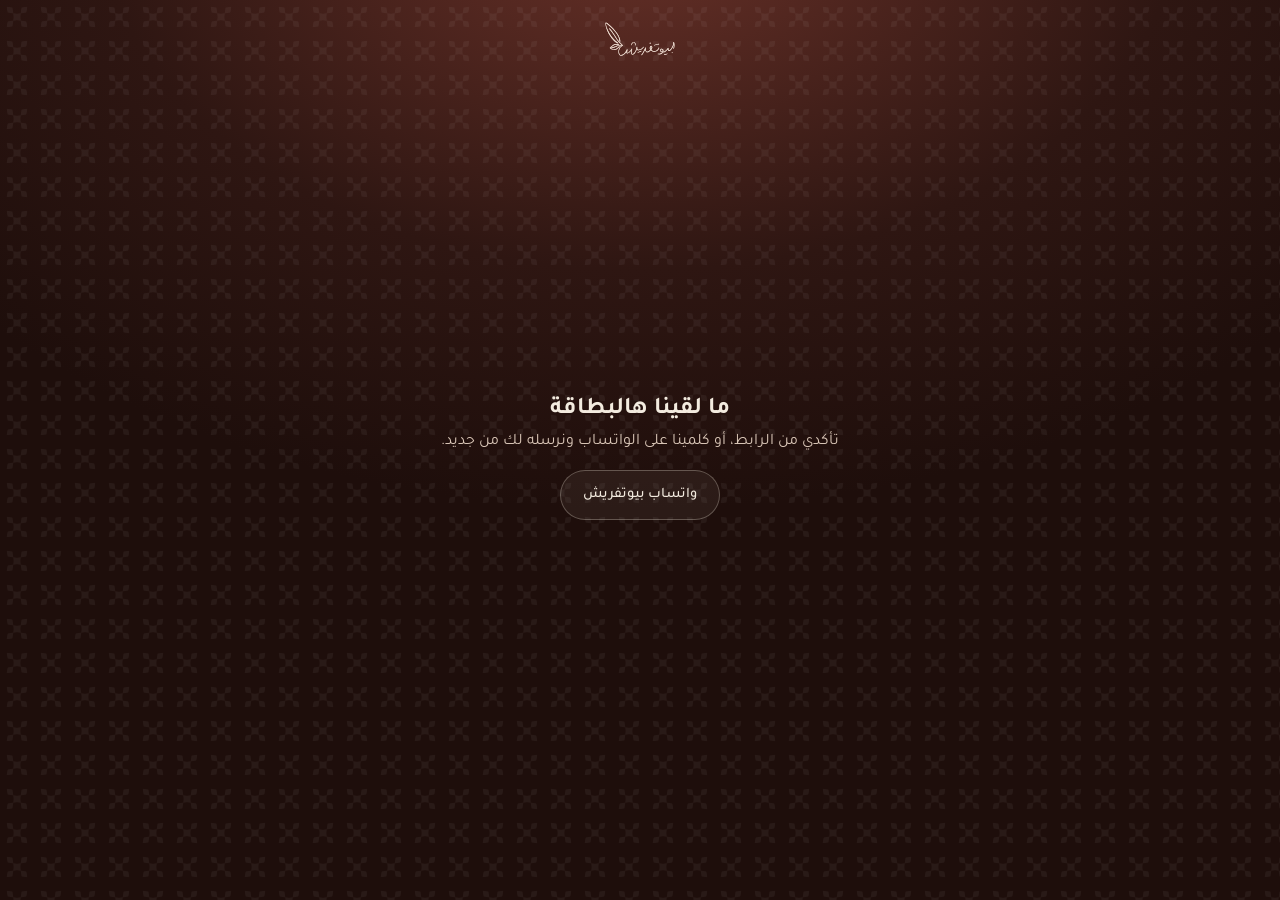
<file: gift/open/rose/index.html>
<!doctype html>
<html lang="ar" dir="rtl">
<head>
<meta charset="utf-8">
<meta name="viewport" content="width=device-width,initial-scale=1,viewport-fit=cover">
<title>وصلتك هدية من بيوتفريش 🎁</title>
<meta name="robots" content="noindex">
<meta name="theme-color" content="#2E1612">
<meta property="og:type" content="website">
<meta property="og:title" content="وصلتك هدية من بيوتفريش 🎁">
<meta property="og:description" content="أحد يحبك أهداك بطاقة من بيوتفريش. افتحيها وشوفي وش فيها 🤍">
<meta property="og:image" content="https://beautfresh.com/gift/og-rose.jpg">
<meta property="og:image:width" content="1200"><meta property="og:image:height" content="630">
<meta name="twitter:card" content="summary_large_image">
<link rel="icon" href="../../../home/assets/gift-mark.svg">
<link rel="preconnect" href="https://fonts.googleapis.com"><link rel="preconnect" href="https://fonts.gstatic.com" crossorigin>
<link href="https://fonts.googleapis.com/css2?family=Tajawal:wght@400;500;700;800&family=Aref+Ruqaa:wght@400;700&family=Amiri:wght@400;700&display=swap" rel="stylesheet">
<link rel="stylesheet" href="../../card.css?v=2">
<style>
:root{--oud:#5A2A22;--on:#F3EBDF;--on2:#D9C6B7;--gold:#C9A46A;--ease:cubic-bezier(.2,.8,.2,1)}
*{box-sizing:border-box}html,body{margin:0;min-height:100%}
body{min-height:100vh;min-height:100dvh;background:radial-gradient(900px 600px at 50% -10%,#6A3229 0%,#2E1612 60%,#1E0E0B 100%);color:var(--on);font-family:Tajawal,system-ui,sans-serif;overflow-x:hidden;-webkit-font-smoothing:antialiased}
body::before{content:"";position:fixed;inset:0;background:url(../../../home/assets/rosette-2.svg) 0 0/34px 34px;opacity:.05;filter:brightness(0) invert(1);pointer-events:none}
button,a{font:inherit;color:inherit;text-decoration:none;cursor:pointer}
.wrap{position:relative;max-width:440px;margin:0 auto;padding:22px 20px 40px;display:flex;flex-direction:column;align-items:center;min-height:100vh;min-height:100dvh}
.brand{height:34px;filter:brightness(0) invert(94%) sepia(9%) saturate(380%) hue-rotate(335deg);opacity:.9}
/* الظرف */
.intro{flex:1;display:flex;flex-direction:column;align-items:center;justify-content:center;text-align:center;gap:10px;transition:opacity .5s,transform .6s var(--ease)}
.intro h1{margin:0;font-size:26px;font-weight:700}.intro p{margin:0;color:var(--on2);font-size:15px}
.env{position:relative;width:min(300px,78vw);aspect-ratio:1.45;margin:24px 0 16px;cursor:pointer;filter:drop-shadow(0 30px 40px rgba(0,0,0,.45));animation:wob 2.6s ease-in-out infinite}
@keyframes wob{0%,100%{transform:rotate(-2deg)}50%{transform:rotate(2deg) translateY(-4px)}}
.env .bk,.env .fr,.env .fl{position:absolute;left:0;right:0}
.env .bk{inset:0;border-radius:18px;background:linear-gradient(160deg,#E9D9C4,#CDB89D)}
.env .fr{bottom:0;height:100%;clip-path:polygon(0 30%,50% 72%,100% 30%,100% 100%,0 100%);background:linear-gradient(160deg,#F3E7D6,#D9C6AE);border-radius:0 0 18px 18px;z-index:3}
.env .fl{top:0;height:62%;clip-path:polygon(0 0,100% 0,50% 100%);background:linear-gradient(180deg,#E3D1B8,#CDB89D);transform-origin:top;transition:transform .7s var(--ease);z-index:4}
.env .seal{position:absolute;left:50%;top:44%;width:66px;height:66px;margin:-33px 0 0 -33px;border-radius:50%;background:radial-gradient(circle at 35% 30%,#7A3A2F,#4A231C);display:grid;place-items:center;z-index:5;box-shadow:0 6px 14px -4px rgba(0,0,0,.5);transition:transform .5s var(--ease),opacity .4s}
.env .seal img{width:38px}
.tap{font-size:13.5px;color:var(--on2);animation:blink 1.8s infinite}
@keyframes blink{50%{opacity:.45}}
.opening .env{animation:none}
.opening .env .seal{transform:scale(1.4);opacity:0}
.opening .env .fl{transform:rotateX(180deg)}
.gone{opacity:0;transform:translateY(40px) scale(.9);pointer-events:none}
/* البطاقة */
.reveal{display:none;width:100%;flex-direction:column;align-items:center}
.reveal.show{display:flex}
.cardW{width:min(330px,82vw);margin-top:16px;animation:rise 1s var(--ease) both}
@keyframes rise{from{opacity:0;transform:translateY(120px) scale(.7) rotate(-6deg)}}
.hello{margin:16px 0 0;text-align:center;font-size:15px;color:var(--on2);animation:fadeup .8s .6s both}
@keyframes fadeup{from{opacity:0;transform:translateY(10px)}}
.flipb{margin-top:10px;border:1px solid rgba(243,235,223,.25);background:rgba(243,235,223,.06);border-radius:999px;padding:7px 16px;font-size:13px;color:var(--on2);animation:fadeup .8s .8s both}
.acts{width:100%;display:grid;gap:10px;margin-top:20px;animation:fadeup .8s 1s both}
.cta{display:flex;align-items:center;justify-content:center;gap:8px;min-height:58px;border-radius:999px;background:var(--on);color:#3F1D17;font-weight:700;font-size:17px;box-shadow:0 18px 30px -16px rgba(0,0,0,.6);transition:transform .2s;position:relative;overflow:hidden}
.cta::after{content:"";position:absolute;inset:0;background:linear-gradient(110deg,transparent 30%,rgba(255,255,255,.6) 50%,transparent 70%);transform:translateX(-120%);animation:sweep 3s 2s infinite}
@keyframes sweep{30%,100%{transform:translateX(120%)}}
.cta:active{transform:scale(.98)}
.row{display:grid;grid-template-columns:1fr 1fr;gap:10px}
.sec{display:flex;align-items:center;justify-content:center;gap:6px;min-height:50px;border-radius:999px;border:1px solid rgba(243,235,223,.28);background:rgba(243,235,223,.06);font-size:14.5px;font-weight:500;transition:background .2s}
.sec:hover{background:rgba(243,235,223,.12)}
.note{margin-top:14px;text-align:center;font-size:12.5px;color:var(--on2);opacity:.8;line-height:1.7}
.badge{display:inline-block;margin-top:10px;padding:4px 14px;border-radius:999px;font-size:13px;font-weight:700}
.badge.used{background:rgba(243,235,223,.15)}.badge.expired{background:#B3261E;color:#fff}
.conf{position:fixed;top:40%;left:50%;width:9px;height:14px;border-radius:2px;pointer-events:none;z-index:20;animation:conf 1.6s var(--ease) forwards;animation-delay:var(--dl)}
@keyframes conf{0%{opacity:1;transform:translate(-50%,-50%)}100%{opacity:0;transform:translate(calc(-50% + var(--x)),calc(-50% + var(--y))) rotate(720deg)}}
.err{flex:1;display:flex;flex-direction:column;align-items:center;justify-content:center;text-align:center;gap:8px}
.toast{position:fixed;bottom:24px;left:50%;transform:translateX(-50%) translateY(30px);opacity:0;background:var(--on);color:#3F1D17;padding:10px 18px;border-radius:999px;font-size:14px;font-weight:600;transition:all .3s;z-index:30}
.toast.show{opacity:1;transform:translateX(-50%)}
#exp{position:fixed;left:-9999px;top:0;width:600px}
#exp .bfc{width:600px}#exp .bfc-in{transform:none!important}#exp .bfc-b{display:none}#exp .bfc-f{position:relative;inset:auto;height:960px;box-shadow:none}#exp .bfc-shine,#exp .bfc-glow{display:none}
@media (prefers-reduced-motion:reduce){*{animation:none!important;transition:none!important}}
</style>
</head>
<body>
<div class="wrap" id="app"><img class="brand" src="../../../home/assets/Beautfresh-brown.svg" alt="بيوتفريش">
  <div class="err" id="load"><p style="color:var(--on2)">نجهّز هديتك…</p></div>
</div>
<div id="exp" aria-hidden="true"></div>
<div class="toast" id="toast"></div>
<script src="../../../vendor/qrcode.js"></script>
<script src="../../../assets/config.js"></script>
<script src="../../card.js?v=2"></script>
<script>
(async () => {
  const { html, interact, fmt, esc, dateAr } = window.BFCard;
  const CFG = window.APP_CONFIG, $ = (s) => document.querySelector(s);
  const app = $('#app'), token = new URLSearchParams(location.search).get('t') || '';
  const toast = (m) => { const t = $('#toast'); t.textContent = m; t.classList.add('show'); setTimeout(() => t.classList.remove('show'), 2200); };
  let g = null;
  try {
    if (!/^[0-9a-f-]{36}$/i.test(token)) throw 0;
    const r = await fetch(`${CFG.supabaseUrl}/rest/v1/rpc/gift_open`, { method: 'POST', headers: { 'Content-Type': 'application/json', apikey: CFG.supabaseKey }, body: JSON.stringify({ p_token: token }) });
    g = await r.json(); if (!r.ok || !g) throw 0;
  } catch {
    $('#load').innerHTML = `<h2 style="margin:0">ما لقينا هالبطاقة</h2><p style="color:var(--on2);margin:0">تأكدي من الرابط، أو كلمينا على الواتساب ونرسله لك من جديد.</p><a class="sec" style="padding:0 22px;margin-top:10px" href="https://wa.me/966509492224">واتساب بيوتفريش</a>`;
    return;
  }
  const first = (g.to || '').trim().split(/\s+/)[0];
  $('#load').remove();
  app.insertAdjacentHTML('beforeend', `
    <div class="intro" id="intro"><h1>${esc(first)}، وصلتك هدية 🤍</h1><p>${g.from ? `من ${esc(g.from)}` : 'من شخص يحبك'}</p>
      <div class="env" id="env" role="button" aria-label="افتحي الهدية"><div class="bk"></div><div class="fl"></div><div class="fr"></div><div class="seal"><img src="../../../home/assets/gift-mark-cream.svg" alt=""></div></div>
      <span class="tap">اضغطي على الظرف عشان تفتحينه</span></div>
    <div class="reveal" id="rev">
      <div class="cardW" id="cardW">${html(g)}</div>
      ${g.status !== 'active' ? `<span class="badge ${g.status}">${g.status === 'used' ? 'هالبطاقة استُخدمت كاملة' : 'هالبطاقة انتهت صلاحيتها'}</span>` : ''}
      <button class="flipb" id="flip">↻ اقلبي البطاقة</button>
      <div class="acts">
        ${g.status === 'active' ? `<a class="cta" href="../../../book/?gift=${encodeURIComponent(token)}">احجزي بهديتك ←</a>` : ''}
        <div class="row"><button class="sec" id="save">⤓ احفظيها صورة</button><button class="sec" id="share">↗ شاركيها</button></div>
      </div>
      <p class="note">رصيدك ${fmt(g.balance)} ريال${g.expires ? ` · صالحة لين ${dateAr(g.expires)}` : ''}<br>أظهري الكود <b dir="ltr">${esc(g.code)}</b> في الصالون</p>
    </div>`);
  const flipFn = interact($('#cardW'));
  $('#flip').onclick = () => flipFn();
  $('#cardW').onclick = (e) => { if (!e.target.closest('a,button')) flipFn(); };
  const open = () => {
    const intro = $('#intro'); if (intro.classList.contains('opening')) return;
    intro.classList.add('opening');
    setTimeout(() => {
      intro.classList.add('gone');
      const cols = ['#C9A46A', '#F3EBDF', '#C99286', '#E3C690'];
      for (let i = 0; i < 40; i++) { const c = document.createElement('i'); c.className = 'conf'; const a = (i / 40) * 6.283, r = 120 + (i * 37) % 120; c.style.cssText = `background:${cols[i % 4]};--x:${Math.cos(a) * r}px;--y:${Math.sin(a) * r - 60}px;--dl:${(i % 6) * .03}s`; document.body.appendChild(c); setTimeout(() => c.remove(), 2200); }
      setTimeout(() => { intro.remove(); $('#rev').classList.add('show'); navigator.vibrate?.(30); setTimeout(() => prepare().catch(() => {}), 1800); }, 380);
    }, 650);
  };
  $('#env').onclick = open;
  addEventListener('keydown', (e) => { if (e.key === 'Enter' || e.key === ' ') open(); });

  // حفظ صورة
  let h2i = null;
  const lib = () => h2i || (h2i = new Promise((res, rej) => { const s = document.createElement('script'); s.src = 'https://cdn.jsdelivr.net/npm/html-to-image@1.11.11/dist/html-to-image.js'; s.onload = () => res(window.htmlToImage); s.onerror = rej; document.head.appendChild(s); }));
  // الخطوط مضمّنة في الصورة (عشان تطلع نفس البطاقة بالضبط)
  const fontCSS = async () => {
    const href = [...document.querySelectorAll('link[rel=stylesheet]')].map((l) => l.href).find((h) => h.includes('fonts.googleapis'));
    const css = await (await fetch(href)).text();
    const blocks = css.split('/*').filter((b) => /^\s*(arabic|latin)\s*\*\//.test(b)).map((b) => b.replace(/^[^*]*\*\//, ''));
    let out = blocks.join('\n');
    const urls = [...new Set([...out.matchAll(/url\((https:[^)]+)\)/g)].map((m) => m[1]))];
    await Promise.all(urls.map(async (u) => { const bl = await (await fetch(u)).blob(); const d = await new Promise((r) => { const f = new FileReader(); f.onload = () => r(f.result); f.readAsDataURL(bl); }); out = out.split(u).join(d); }));
    return out;
  };
  let ready = null, readyUrl = null;
  const png = async () => { const H = await lib(); const fcss = await fontCSS().catch(() => undefined); const box = $('#exp'); box.innerHTML = html(g); await document.fonts.ready; const node = box.querySelector('.bfc-f'); const url = await H.toPng(node, { pixelRatio: 2, cacheBust: true, fontEmbedCSS: fcss }); box.innerHTML = ''; return url; };
  const prepare = () => ready || (ready = png().then(async (url) => { readyUrl = url; const bl = await (await fetch(url)).blob(); return new File([bl], 'هدية-بيوتفريش.png', { type: 'image/png' }); }).catch((e) => { ready = null; throw e; }));
  const download = (url) => { const a = document.createElement('a'); a.href = url; a.download = 'هدية-بيوتفريش.png'; document.body.appendChild(a); a.click(); a.remove(); toast('انحفظت الصورة 🤍'); };
  $('#save').onclick = async (e) => {
    const b = e.currentTarget;
    // إذا الصورة جاهزة نشاركها فورًا (المتصفح يطلب إنها تصير مع الضغطة)
    if (readyUrl) { try { const file = await ready; if (navigator.canShare?.({ files: [file] }) && /Android|iPhone|iPad/i.test(navigator.userAgent)) await navigator.share({ files: [file], title: 'هديتي من بيوتفريش' }); else download(readyUrl); } catch (err) { if (err?.name !== 'AbortError') download(readyUrl); } return; }
    b.disabled = true; b.textContent = 'نجهّزها…';
    try { await prepare(); download(readyUrl); } catch { toast('ما قدرنا نحفظها، جربي مرة ثانية'); }
    b.disabled = false; b.textContent = '⤓ احفظيها صورة';
  };
  $('#share').onclick = async () => {
    const data = { title: 'هديتي من بيوتفريش 🎁', text: `وصلتني هدية من بيوتفريش 🤍`, url: 'https://beautfresh.com/gift/' };
    try { if (navigator.share) await navigator.share(data); else { await navigator.clipboard.writeText(data.url); toast('انسخ الرابط'); } } catch {}
  };
})();
</script>
</body>
</html>
</file>
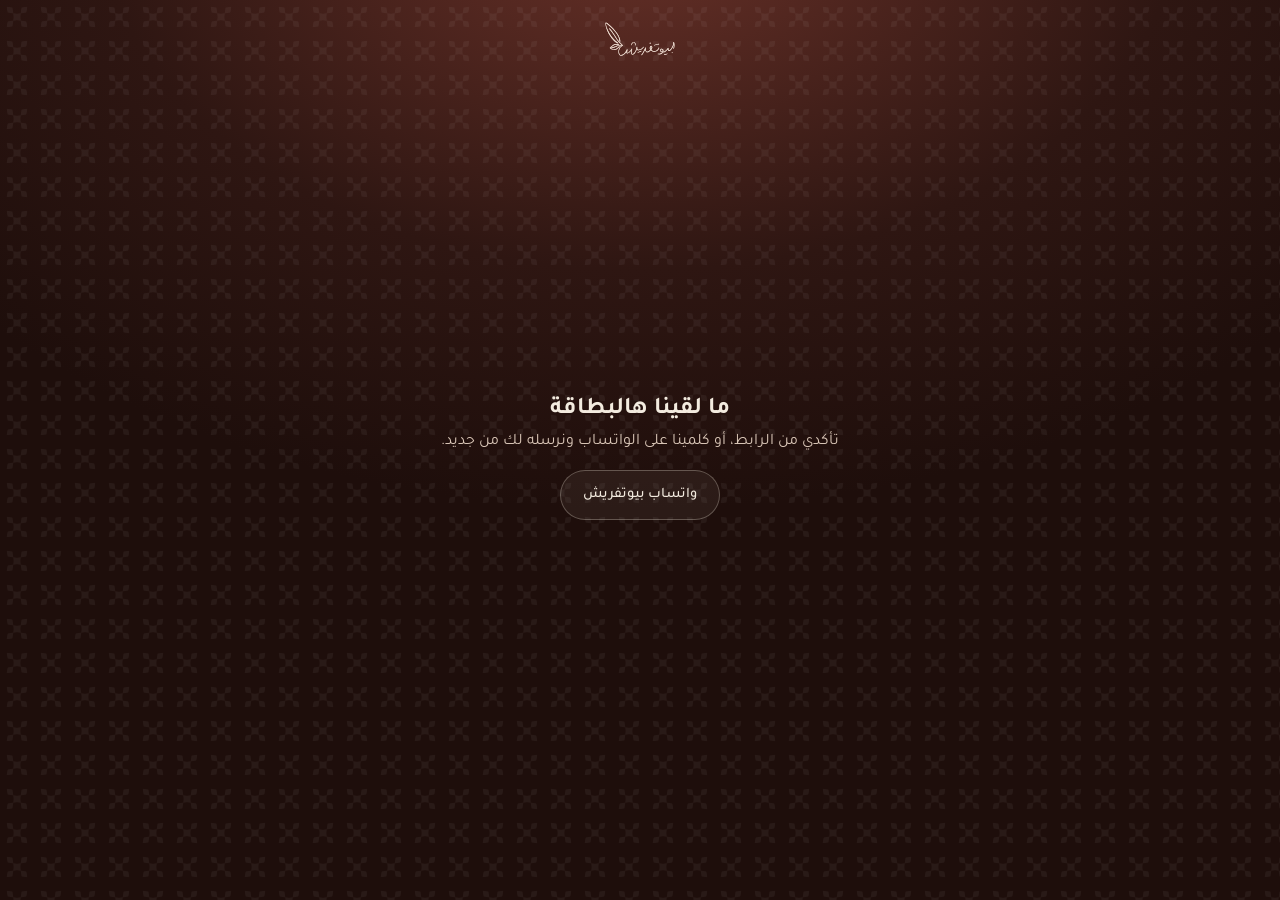
<file: gift/open/sand/index.html>
<!doctype html>
<html lang="ar" dir="rtl">
<head>
<meta charset="utf-8">
<meta name="viewport" content="width=device-width,initial-scale=1,viewport-fit=cover">
<title>وصلتك هدية من بيوتفريش 🎁</title>
<meta name="robots" content="noindex">
<meta name="theme-color" content="#2E1612">
<meta property="og:type" content="website">
<meta property="og:title" content="وصلتك هدية من بيوتفريش 🎁">
<meta property="og:description" content="أحد يحبك أهداك بطاقة من بيوتفريش. افتحيها وشوفي وش فيها 🤍">
<meta property="og:image" content="https://beautfresh.com/gift/og-sand.jpg">
<meta property="og:image:width" content="1200"><meta property="og:image:height" content="630">
<meta name="twitter:card" content="summary_large_image">
<link rel="icon" href="../../../home/assets/gift-mark.svg">
<link rel="preconnect" href="https://fonts.googleapis.com"><link rel="preconnect" href="https://fonts.gstatic.com" crossorigin>
<link href="https://fonts.googleapis.com/css2?family=Tajawal:wght@400;500;700;800&family=Aref+Ruqaa:wght@400;700&family=Amiri:wght@400;700&display=swap" rel="stylesheet">
<link rel="stylesheet" href="../../card.css?v=2">
<style>
:root{--oud:#5A2A22;--on:#F3EBDF;--on2:#D9C6B7;--gold:#C9A46A;--ease:cubic-bezier(.2,.8,.2,1)}
*{box-sizing:border-box}html,body{margin:0;min-height:100%}
body{min-height:100vh;min-height:100dvh;background:radial-gradient(900px 600px at 50% -10%,#6A3229 0%,#2E1612 60%,#1E0E0B 100%);color:var(--on);font-family:Tajawal,system-ui,sans-serif;overflow-x:hidden;-webkit-font-smoothing:antialiased}
body::before{content:"";position:fixed;inset:0;background:url(../../../home/assets/rosette-2.svg) 0 0/34px 34px;opacity:.05;filter:brightness(0) invert(1);pointer-events:none}
button,a{font:inherit;color:inherit;text-decoration:none;cursor:pointer}
.wrap{position:relative;max-width:440px;margin:0 auto;padding:22px 20px 40px;display:flex;flex-direction:column;align-items:center;min-height:100vh;min-height:100dvh}
.brand{height:34px;filter:brightness(0) invert(94%) sepia(9%) saturate(380%) hue-rotate(335deg);opacity:.9}
/* الظرف */
.intro{flex:1;display:flex;flex-direction:column;align-items:center;justify-content:center;text-align:center;gap:10px;transition:opacity .5s,transform .6s var(--ease)}
.intro h1{margin:0;font-size:26px;font-weight:700}.intro p{margin:0;color:var(--on2);font-size:15px}
.env{position:relative;width:min(300px,78vw);aspect-ratio:1.45;margin:24px 0 16px;cursor:pointer;filter:drop-shadow(0 30px 40px rgba(0,0,0,.45));animation:wob 2.6s ease-in-out infinite}
@keyframes wob{0%,100%{transform:rotate(-2deg)}50%{transform:rotate(2deg) translateY(-4px)}}
.env .bk,.env .fr,.env .fl{position:absolute;left:0;right:0}
.env .bk{inset:0;border-radius:18px;background:linear-gradient(160deg,#E9D9C4,#CDB89D)}
.env .fr{bottom:0;height:100%;clip-path:polygon(0 30%,50% 72%,100% 30%,100% 100%,0 100%);background:linear-gradient(160deg,#F3E7D6,#D9C6AE);border-radius:0 0 18px 18px;z-index:3}
.env .fl{top:0;height:62%;clip-path:polygon(0 0,100% 0,50% 100%);background:linear-gradient(180deg,#E3D1B8,#CDB89D);transform-origin:top;transition:transform .7s var(--ease);z-index:4}
.env .seal{position:absolute;left:50%;top:44%;width:66px;height:66px;margin:-33px 0 0 -33px;border-radius:50%;background:radial-gradient(circle at 35% 30%,#7A3A2F,#4A231C);display:grid;place-items:center;z-index:5;box-shadow:0 6px 14px -4px rgba(0,0,0,.5);transition:transform .5s var(--ease),opacity .4s}
.env .seal img{width:38px}
.tap{font-size:13.5px;color:var(--on2);animation:blink 1.8s infinite}
@keyframes blink{50%{opacity:.45}}
.opening .env{animation:none}
.opening .env .seal{transform:scale(1.4);opacity:0}
.opening .env .fl{transform:rotateX(180deg)}
.gone{opacity:0;transform:translateY(40px) scale(.9);pointer-events:none}
/* البطاقة */
.reveal{display:none;width:100%;flex-direction:column;align-items:center}
.reveal.show{display:flex}
.cardW{width:min(330px,82vw);margin-top:16px;animation:rise 1s var(--ease) both}
@keyframes rise{from{opacity:0;transform:translateY(120px) scale(.7) rotate(-6deg)}}
.hello{margin:16px 0 0;text-align:center;font-size:15px;color:var(--on2);animation:fadeup .8s .6s both}
@keyframes fadeup{from{opacity:0;transform:translateY(10px)}}
.flipb{margin-top:10px;border:1px solid rgba(243,235,223,.25);background:rgba(243,235,223,.06);border-radius:999px;padding:7px 16px;font-size:13px;color:var(--on2);animation:fadeup .8s .8s both}
.acts{width:100%;display:grid;gap:10px;margin-top:20px;animation:fadeup .8s 1s both}
.cta{display:flex;align-items:center;justify-content:center;gap:8px;min-height:58px;border-radius:999px;background:var(--on);color:#3F1D17;font-weight:700;font-size:17px;box-shadow:0 18px 30px -16px rgba(0,0,0,.6);transition:transform .2s;position:relative;overflow:hidden}
.cta::after{content:"";position:absolute;inset:0;background:linear-gradient(110deg,transparent 30%,rgba(255,255,255,.6) 50%,transparent 70%);transform:translateX(-120%);animation:sweep 3s 2s infinite}
@keyframes sweep{30%,100%{transform:translateX(120%)}}
.cta:active{transform:scale(.98)}
.row{display:grid;grid-template-columns:1fr 1fr;gap:10px}
.sec{display:flex;align-items:center;justify-content:center;gap:6px;min-height:50px;border-radius:999px;border:1px solid rgba(243,235,223,.28);background:rgba(243,235,223,.06);font-size:14.5px;font-weight:500;transition:background .2s}
.sec:hover{background:rgba(243,235,223,.12)}
.note{margin-top:14px;text-align:center;font-size:12.5px;color:var(--on2);opacity:.8;line-height:1.7}
.badge{display:inline-block;margin-top:10px;padding:4px 14px;border-radius:999px;font-size:13px;font-weight:700}
.badge.used{background:rgba(243,235,223,.15)}.badge.expired{background:#B3261E;color:#fff}
.conf{position:fixed;top:40%;left:50%;width:9px;height:14px;border-radius:2px;pointer-events:none;z-index:20;animation:conf 1.6s var(--ease) forwards;animation-delay:var(--dl)}
@keyframes conf{0%{opacity:1;transform:translate(-50%,-50%)}100%{opacity:0;transform:translate(calc(-50% + var(--x)),calc(-50% + var(--y))) rotate(720deg)}}
.err{flex:1;display:flex;flex-direction:column;align-items:center;justify-content:center;text-align:center;gap:8px}
.toast{position:fixed;bottom:24px;left:50%;transform:translateX(-50%) translateY(30px);opacity:0;background:var(--on);color:#3F1D17;padding:10px 18px;border-radius:999px;font-size:14px;font-weight:600;transition:all .3s;z-index:30}
.toast.show{opacity:1;transform:translateX(-50%)}
#exp{position:fixed;left:-9999px;top:0;width:600px}
#exp .bfc{width:600px}#exp .bfc-in{transform:none!important}#exp .bfc-b{display:none}#exp .bfc-f{position:relative;inset:auto;height:960px;box-shadow:none}#exp .bfc-shine,#exp .bfc-glow{display:none}
@media (prefers-reduced-motion:reduce){*{animation:none!important;transition:none!important}}
</style>
</head>
<body>
<div class="wrap" id="app"><img class="brand" src="../../../home/assets/Beautfresh-brown.svg" alt="بيوتفريش">
  <div class="err" id="load"><p style="color:var(--on2)">نجهّز هديتك…</p></div>
</div>
<div id="exp" aria-hidden="true"></div>
<div class="toast" id="toast"></div>
<script src="../../../vendor/qrcode.js"></script>
<script src="../../../assets/config.js"></script>
<script src="../../card.js?v=2"></script>
<script>
(async () => {
  const { html, interact, fmt, esc, dateAr } = window.BFCard;
  const CFG = window.APP_CONFIG, $ = (s) => document.querySelector(s);
  const app = $('#app'), token = new URLSearchParams(location.search).get('t') || '';
  const toast = (m) => { const t = $('#toast'); t.textContent = m; t.classList.add('show'); setTimeout(() => t.classList.remove('show'), 2200); };
  let g = null;
  try {
    if (!/^[0-9a-f-]{36}$/i.test(token)) throw 0;
    const r = await fetch(`${CFG.supabaseUrl}/rest/v1/rpc/gift_open`, { method: 'POST', headers: { 'Content-Type': 'application/json', apikey: CFG.supabaseKey }, body: JSON.stringify({ p_token: token }) });
    g = await r.json(); if (!r.ok || !g) throw 0;
  } catch {
    $('#load').innerHTML = `<h2 style="margin:0">ما لقينا هالبطاقة</h2><p style="color:var(--on2);margin:0">تأكدي من الرابط، أو كلمينا على الواتساب ونرسله لك من جديد.</p><a class="sec" style="padding:0 22px;margin-top:10px" href="https://wa.me/966509492224">واتساب بيوتفريش</a>`;
    return;
  }
  const first = (g.to || '').trim().split(/\s+/)[0];
  $('#load').remove();
  app.insertAdjacentHTML('beforeend', `
    <div class="intro" id="intro"><h1>${esc(first)}، وصلتك هدية 🤍</h1><p>${g.from ? `من ${esc(g.from)}` : 'من شخص يحبك'}</p>
      <div class="env" id="env" role="button" aria-label="افتحي الهدية"><div class="bk"></div><div class="fl"></div><div class="fr"></div><div class="seal"><img src="../../../home/assets/gift-mark-cream.svg" alt=""></div></div>
      <span class="tap">اضغطي على الظرف عشان تفتحينه</span></div>
    <div class="reveal" id="rev">
      <div class="cardW" id="cardW">${html(g)}</div>
      ${g.status !== 'active' ? `<span class="badge ${g.status}">${g.status === 'used' ? 'هالبطاقة استُخدمت كاملة' : 'هالبطاقة انتهت صلاحيتها'}</span>` : ''}
      <button class="flipb" id="flip">↻ اقلبي البطاقة</button>
      <div class="acts">
        ${g.status === 'active' ? `<a class="cta" href="../../../book/?gift=${encodeURIComponent(token)}">احجزي بهديتك ←</a>` : ''}
        <div class="row"><button class="sec" id="save">⤓ احفظيها صورة</button><button class="sec" id="share">↗ شاركيها</button></div>
      </div>
      <p class="note">رصيدك ${fmt(g.balance)} ريال${g.expires ? ` · صالحة لين ${dateAr(g.expires)}` : ''}<br>أظهري الكود <b dir="ltr">${esc(g.code)}</b> في الصالون</p>
    </div>`);
  const flipFn = interact($('#cardW'));
  $('#flip').onclick = () => flipFn();
  $('#cardW').onclick = (e) => { if (!e.target.closest('a,button')) flipFn(); };
  const open = () => {
    const intro = $('#intro'); if (intro.classList.contains('opening')) return;
    intro.classList.add('opening');
    setTimeout(() => {
      intro.classList.add('gone');
      const cols = ['#C9A46A', '#F3EBDF', '#C99286', '#E3C690'];
      for (let i = 0; i < 40; i++) { const c = document.createElement('i'); c.className = 'conf'; const a = (i / 40) * 6.283, r = 120 + (i * 37) % 120; c.style.cssText = `background:${cols[i % 4]};--x:${Math.cos(a) * r}px;--y:${Math.sin(a) * r - 60}px;--dl:${(i % 6) * .03}s`; document.body.appendChild(c); setTimeout(() => c.remove(), 2200); }
      setTimeout(() => { intro.remove(); $('#rev').classList.add('show'); navigator.vibrate?.(30); setTimeout(() => prepare().catch(() => {}), 1800); }, 380);
    }, 650);
  };
  $('#env').onclick = open;
  addEventListener('keydown', (e) => { if (e.key === 'Enter' || e.key === ' ') open(); });

  // حفظ صورة
  let h2i = null;
  const lib = () => h2i || (h2i = new Promise((res, rej) => { const s = document.createElement('script'); s.src = 'https://cdn.jsdelivr.net/npm/html-to-image@1.11.11/dist/html-to-image.js'; s.onload = () => res(window.htmlToImage); s.onerror = rej; document.head.appendChild(s); }));
  // الخطوط مضمّنة في الصورة (عشان تطلع نفس البطاقة بالضبط)
  const fontCSS = async () => {
    const href = [...document.querySelectorAll('link[rel=stylesheet]')].map((l) => l.href).find((h) => h.includes('fonts.googleapis'));
    const css = await (await fetch(href)).text();
    const blocks = css.split('/*').filter((b) => /^\s*(arabic|latin)\s*\*\//.test(b)).map((b) => b.replace(/^[^*]*\*\//, ''));
    let out = blocks.join('\n');
    const urls = [...new Set([...out.matchAll(/url\((https:[^)]+)\)/g)].map((m) => m[1]))];
    await Promise.all(urls.map(async (u) => { const bl = await (await fetch(u)).blob(); const d = await new Promise((r) => { const f = new FileReader(); f.onload = () => r(f.result); f.readAsDataURL(bl); }); out = out.split(u).join(d); }));
    return out;
  };
  let ready = null, readyUrl = null;
  const png = async () => { const H = await lib(); const fcss = await fontCSS().catch(() => undefined); const box = $('#exp'); box.innerHTML = html(g); await document.fonts.ready; const node = box.querySelector('.bfc-f'); const url = await H.toPng(node, { pixelRatio: 2, cacheBust: true, fontEmbedCSS: fcss }); box.innerHTML = ''; return url; };
  const prepare = () => ready || (ready = png().then(async (url) => { readyUrl = url; const bl = await (await fetch(url)).blob(); return new File([bl], 'هدية-بيوتفريش.png', { type: 'image/png' }); }).catch((e) => { ready = null; throw e; }));
  const download = (url) => { const a = document.createElement('a'); a.href = url; a.download = 'هدية-بيوتفريش.png'; document.body.appendChild(a); a.click(); a.remove(); toast('انحفظت الصورة 🤍'); };
  $('#save').onclick = async (e) => {
    const b = e.currentTarget;
    // إذا الصورة جاهزة نشاركها فورًا (المتصفح يطلب إنها تصير مع الضغطة)
    if (readyUrl) { try { const file = await ready; if (navigator.canShare?.({ files: [file] }) && /Android|iPhone|iPad/i.test(navigator.userAgent)) await navigator.share({ files: [file], title: 'هديتي من بيوتفريش' }); else download(readyUrl); } catch (err) { if (err?.name !== 'AbortError') download(readyUrl); } return; }
    b.disabled = true; b.textContent = 'نجهّزها…';
    try { await prepare(); download(readyUrl); } catch { toast('ما قدرنا نحفظها، جربي مرة ثانية'); }
    b.disabled = false; b.textContent = '⤓ احفظيها صورة';
  };
  $('#share').onclick = async () => {
    const data = { title: 'هديتي من بيوتفريش 🎁', text: `وصلتني هدية من بيوتفريش 🤍`, url: 'https://beautfresh.com/gift/' };
    try { if (navigator.share) await navigator.share(data); else { await navigator.clipboard.writeText(data.url); toast('انسخ الرابط'); } } catch {}
  };
})();
</script>
</body>
</html>
</file>
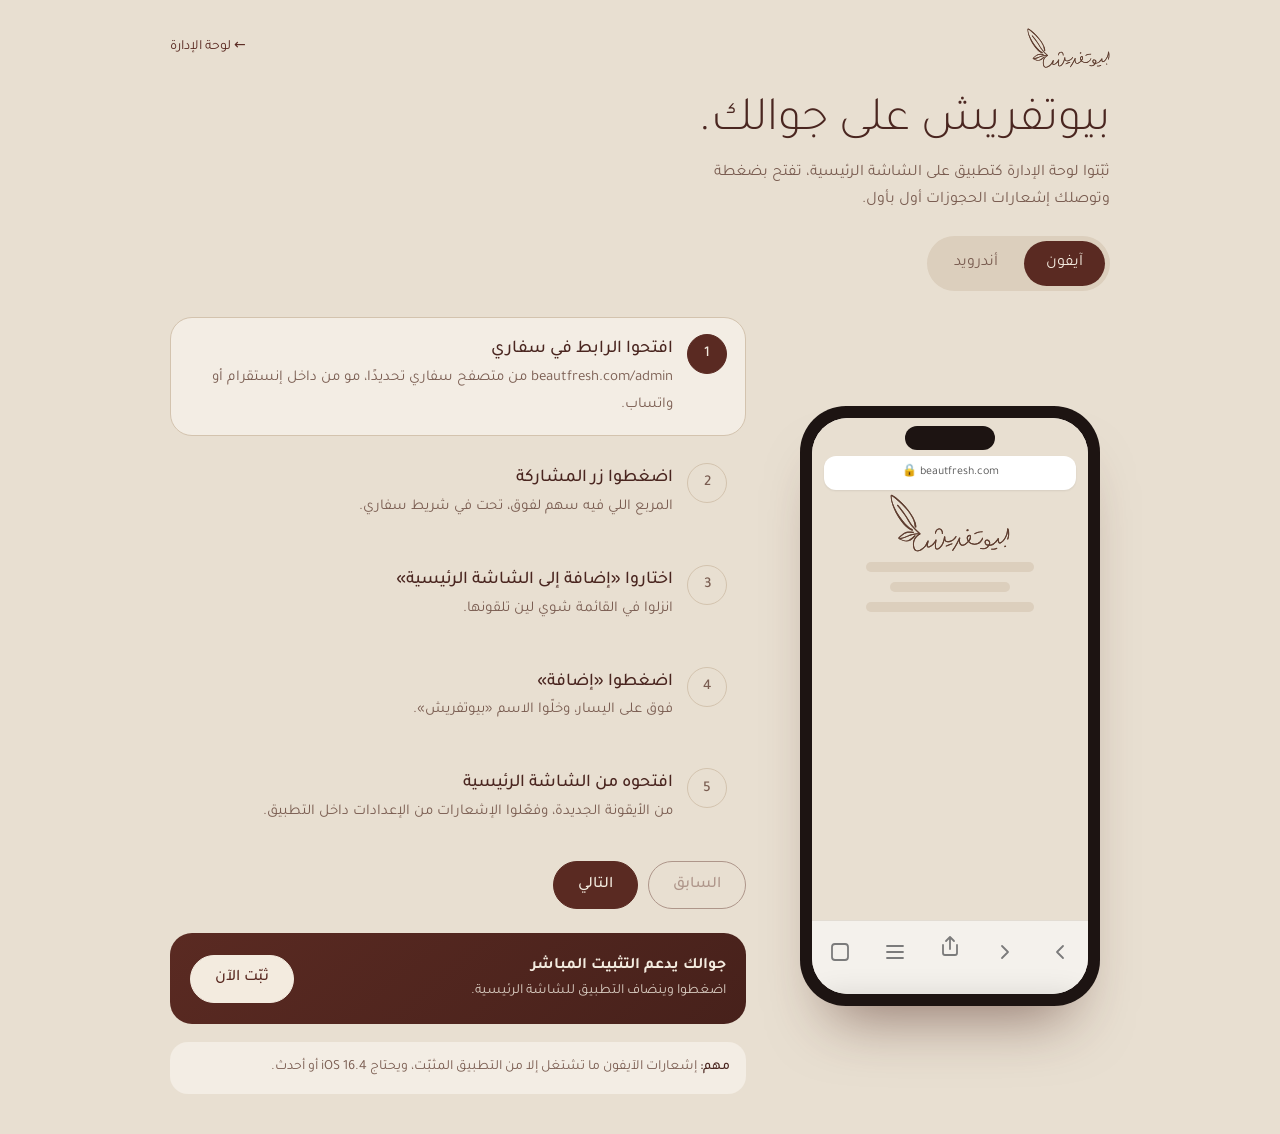
<file: admin/install.html>
<!doctype html>
<html lang="ar" dir="rtl">
<head>
  <meta charset="utf-8">
  <meta name="viewport" content="width=device-width, initial-scale=1, viewport-fit=cover">
  <meta name="theme-color" content="#E8DFD1">
  <meta name="robots" content="noindex, nofollow">
  <title>ثبّت تطبيق بيوتفريش</title>
  <link rel="manifest" href="manifest.webmanifest">
  <link rel="apple-touch-icon" href="assets/apple-touch-icon.png">
  <link rel="icon" href="../home/assets/rosette-1.svg" type="image/svg+xml">
  <meta name="apple-mobile-web-app-capable" content="yes">
  <meta name="apple-mobile-web-app-title" content="بيوتفريش">
  <link rel="preconnect" href="https://fonts.googleapis.com">
  <link rel="preconnect" href="https://fonts.gstatic.com" crossorigin>
  <link href="https://fonts.googleapis.com/css2?family=Tajawal:wght@300;400;500;700&display=swap" rel="stylesheet">
  <style>
    :root { --bg: #E8DFD1; --paper: #F3EDE4; --soft: #DCCFBD; --oud: #5A2A22; --oud-2: #47211B; --ink: #4A2620; --ink-2: #7A5D51; --line: #D3C3AE; --on: #F3EBDF; --ease: cubic-bezier(.2,.7,.2,1); }
    * { box-sizing: border-box; }
    html, body { margin: 0; }
    body { background: var(--bg); color: var(--ink); font-family: "Tajawal", system-ui, sans-serif; font-size: 16px; line-height: 1.7; -webkit-font-smoothing: antialiased; }
    a { color: var(--oud); }
    .wrap { max-width: 980px; margin: 0 auto; padding: 28px max(20px, env(safe-area-inset-left)) calc(40px + env(safe-area-inset-bottom)); }
    .top { display: flex; justify-content: space-between; align-items: center; margin-bottom: 26px; }
    .top img { height: 40px; }
    .top a { font-size: 14px; text-decoration: none; }
    h1 { font-size: clamp(32px, 6vw, 48px); font-weight: 300; line-height: 1.2; margin: 0 0 8px; }
    .lead { color: var(--ink-2); margin: 0 0 22px; max-width: 46ch; }
    .seg { display: inline-flex; padding: 5px; gap: 4px; background: var(--soft); border-radius: 999px; margin-bottom: 26px; }
    .seg button { border: 0; background: none; font: inherit; color: var(--ink-2); padding: 9px 22px; border-radius: 999px; cursor: pointer; transition: background .3s, color .3s; }
    .seg button.on { background: var(--oud); color: var(--on); }
    .stage { display: grid; grid-template-columns: 320px 1fr; gap: 44px; align-items: center; }

    /* phone */
    .phone { width: 300px; height: 600px; margin: 0 auto; border-radius: 46px; background: #1d1412; padding: 12px; box-shadow: 0 40px 60px -30px rgba(74, 34, 27, .55); position: relative; }
    .screen { position: relative; width: 100%; height: 100%; border-radius: 36px; overflow: hidden; background: #FBF8F3; }
    .notch { position: absolute; top: 8px; left: 50%; transform: translateX(-50%); width: 90px; height: 24px; border-radius: 20px; background: #1d1412; z-index: 9; }
    .browser { position: absolute; inset: 0; display: flex; flex-direction: column; }
    .page { flex: 1; background: var(--bg); padding: 46px 18px 0; display: flex; flex-direction: column; align-items: center; gap: 10px; }
    .page img { width: 120px; margin-top: 30px; }
    .page .ln { width: 70%; height: 10px; border-radius: 6px; background: var(--soft); }
    .page .ln.s { width: 50%; }
    .bar { height: 74px; background: #F4F1EC; border-top: 1px solid #E2DCD3; display: flex; align-items: center; justify-content: space-around; padding-bottom: 10px; color: #7b7b7b; }
    .bar svg { width: 24px; height: 24px; }
    .urlbar { position: absolute; top: 38px; left: 12px; right: 12px; height: 34px; border-radius: 12px; background: #fff; display: flex; align-items: center; justify-content: center; font-size: 12px; color: #555; box-shadow: 0 1px 2px rgba(0,0,0,.08); direction: ltr; gap: 6px; }
    .android .urlbar { justify-content: space-between; padding: 0 12px; }
    .dots3 { font-size: 18px; letter-spacing: -2px; color: #555; }
    .hl { position: relative; }
    .hl::after { content: ""; position: absolute; inset: -9px; border-radius: 50%; border: 2px solid var(--oud); animation: ping 1.4s var(--ease) infinite; }
    @keyframes ping { 0% { transform: scale(.7); opacity: 1; } 100% { transform: scale(1.5); opacity: 0; } }
    .sheet { position: absolute; left: 0; right: 0; bottom: 0; background: #F2F2F4; border-radius: 22px 22px 0 0; padding: 14px 12px 22px; transform: translateY(105%); transition: transform .6s var(--ease); z-index: 5; box-shadow: 0 -10px 30px rgba(0,0,0,.12); }
    .sheet.up { transform: none; }
    .sheet .grab { width: 40px; height: 5px; border-radius: 3px; background: #c9c9cc; margin: 0 auto 12px; }
    .sheet .row { display: flex; justify-content: space-between; align-items: center; background: #fff; padding: 12px 14px; font-size: 14px; color: #222; border-bottom: 1px solid #eee; }
    .sheet .row:first-of-type { border-radius: 12px 12px 0 0; }
    .sheet .row:last-of-type { border-radius: 0 0 12px 12px; border-bottom: 0; }
    .sheet .row.focus { background: #efe4da; color: var(--oud); font-weight: 500; }
    .menu { position: absolute; top: 76px; right: 10px; width: 200px; background: #fff; border-radius: 14px; box-shadow: 0 12px 30px rgba(0,0,0,.18); padding: 6px 0; transform-origin: top right; transform: scale(.6); opacity: 0; transition: all .45s var(--ease); z-index: 5; }
    .menu.up { transform: none; opacity: 1; }
    .menu div { padding: 10px 14px; font-size: 13px; color: #333; }
    .menu div.focus { background: #efe4da; color: var(--oud); font-weight: 500; }
    .dialog { position: absolute; inset: 0; background: rgba(0,0,0,.28); display: grid; place-items: center; opacity: 0; pointer-events: none; transition: opacity .4s; z-index: 6; }
    .dialog.up { opacity: 1; }
    .dialog .box { width: 82%; background: #fff; border-radius: 18px; padding: 18px; font-size: 13px; color: #333; transform: translateY(14px); transition: transform .5s var(--ease); }
    .dialog.up .box { transform: none; }
    .dialog .box .app { display: flex; gap: 10px; align-items: center; margin: 10px 0 14px; }
    .dialog .box .app img { width: 42px; border-radius: 10px; }
    .dialog .box .acts { display: flex; justify-content: flex-start; gap: 10px; }
    .dialog .box .acts span { padding: 7px 14px; border-radius: 999px; }
    .dialog .box .acts .go { background: var(--oud); color: var(--on); }
    .home { position: absolute; inset: 0; background: linear-gradient(160deg, #cbb8a6, #8e6f5f); padding: 60px 22px; display: grid; grid-template-columns: repeat(4, 1fr); gap: 18px 12px; align-content: start; opacity: 0; transition: opacity .6s; z-index: 7; }
    .home.up { opacity: 1; }
    .home i { display: block; aspect-ratio: 1; border-radius: 14px; background: rgba(255,255,255,.35); }
    .home .me { display: flex; flex-direction: column; align-items: center; gap: 4px; color: #fff; font-size: 10px; font-style: normal; }
    .home .me img { width: 100%; border-radius: 14px; box-shadow: 0 6px 14px rgba(0,0,0,.25); animation: popin .8s var(--ease) .3s both; }
    @keyframes popin { from { transform: scale(.3); opacity: 0; } to { transform: none; opacity: 1; } }

    /* steps */
    .steps { display: grid; gap: 10px; counter-reset: s; }
    .step { display: grid; grid-template-columns: 40px 1fr; gap: 14px; align-items: start; padding: 16px 18px; border-radius: 22px; background: transparent; border: 1px solid transparent; cursor: pointer; transition: background .35s, border-color .35s; text-align: right; font: inherit; color: inherit; width: 100%; }
    .step .n { width: 40px; height: 40px; border-radius: 50%; border: 1px solid var(--line); display: grid; place-items: center; font-weight: 500; transition: all .35s; }
    .step b { display: block; font-weight: 500; font-size: 18px; }
    .step span { color: var(--ink-2); font-size: 15px; }
    .step.on { background: var(--paper); border-color: var(--line); }
    .step.on .n { background: var(--oud); color: var(--on); border-color: var(--oud); }
    .step.done .n { border-color: var(--oud); color: var(--oud); }
    .nav { display: flex; gap: 10px; margin-top: 18px; }
    .btn { display: inline-flex; align-items: center; justify-content: center; min-height: 48px; padding: 0 24px; border-radius: 999px; border: 1px solid var(--oud); background: var(--oud); color: var(--on); font: inherit; font-weight: 500; cursor: pointer; text-decoration: none; }
    .btn.ghost { background: transparent; color: var(--oud); }
    .install { margin-top: 24px; padding: 20px; border-radius: 22px; background: linear-gradient(140deg, var(--oud), var(--oud-2)); color: var(--on); display: flex; gap: 16px; align-items: center; justify-content: space-between; flex-wrap: wrap; }
    .install .btn { background: var(--on); color: var(--oud); border-color: var(--on); }
    .tip { margin-top: 18px; padding: 14px 16px; border-radius: 18px; background: var(--paper); font-size: 14px; color: var(--ink-2); }
    .tip b { color: var(--ink); font-weight: 500; }
    @media (max-width: 760px) {
      .stage { grid-template-columns: 1fr; gap: 24px; }
      .phone { width: 250px; height: 500px; border-radius: 40px; }
      .screen { border-radius: 30px; }
    }
    @media (prefers-reduced-motion: reduce) { .hl::after, .home .me img { animation: none; } .sheet, .menu, .dialog, .home { transition: none; } }
  </style>
</head>
<body>
  <div class="wrap">
    <div class="top"><img src="../home/assets/Beautfresh-brown.svg" alt="بيوتفريش"><a href="./">← لوحة الإدارة</a></div>
    <h1>بيوتفريش على جوالك.</h1>
    <p class="lead">ثبّتوا لوحة الإدارة كتطبيق على الشاشة الرئيسية، تفتح بضغطة وتوصلك إشعارات الحجوزات أول بأول.</p>
    <div class="seg" role="tablist"><button id="t-ios" role="tab">آيفون</button><button id="t-and" role="tab">أندرويد</button></div>

    <div class="stage">
      <div class="phone" aria-hidden="true">
        <div class="screen" id="screen">
          <div class="notch"></div>
          <div class="browser">
            <div class="urlbar" id="urlbar"></div>
            <div class="page"><img src="../home/assets/Beautfresh-brown.svg" alt=""><div class="ln"></div><div class="ln s"></div><div class="ln"></div></div>
            <div class="bar" id="bar"></div>
          </div>
          <div class="sheet" id="sheet"><div class="grab"></div><div class="row">نسخ</div><div class="row">إضافة إلى المفضلة</div><div class="row focus">إضافة إلى الشاشة الرئيسية <span>⊕</span></div><div class="row">طباعة</div></div>
          <div class="menu" id="menu"><div>علامة تبويب جديدة</div><div>السجل</div><div>التنزيلات</div><div class="focus">تثبيت التطبيق</div><div>الإعدادات</div></div>
          <div class="dialog" id="dialog"><div class="box"><div id="dlg-title">إضافة إلى الشاشة الرئيسية</div><div class="app"><img src="assets/icon-192.png" alt=""><div><b>بيوتفريش</b><div style="color:#888;font-size:11px">beautfresh.com</div></div></div><div class="acts"><span class="go" id="dlg-go">إضافة</span><span>إلغاء</span></div></div></div>
          <div class="home" id="home"><i></i><i></i><i></i><i></i><i></i><i></i><i></i><i class="me"><img src="assets/icon-192.png" alt="">بيوتفريش</i></div>
        </div>
      </div>

      <div>
        <div class="steps" id="steps"></div>
        <div class="nav"><button class="btn ghost" id="prev">السابق</button><button class="btn" id="next">التالي</button></div>
        <div class="install" id="android-install" hidden><div><b>جوالك يدعم التثبيت المباشر</b><div style="font-size:14px;opacity:.85">اضغطوا وينضاف التطبيق للشاشة الرئيسية.</div></div><button class="btn" id="do-install">ثبّت الآن</button></div>
        <div class="tip" id="tip"></div>
      </div>
    </div>
  </div>

  <script>
    (() => {
      const $ = (s) => document.querySelector(s);
      const ua = navigator.userAgent;
      const isIOS = /iphone|ipad|ipod/i.test(ua) || (navigator.platform === 'MacIntel' && navigator.maxTouchPoints > 1);
      let os = isIOS ? 'ios' : /android/i.test(ua) ? 'and' : 'ios';
      let i = 0, timer = null, deferred = null;
      const share = '<svg viewBox="0 0 24 24" fill="none" stroke="currentColor" stroke-width="1.8" stroke-linecap="round" stroke-linejoin="round"><path d="M12 15V3M8 7l4-4 4 4"/><path d="M5 11v8a2 2 0 0 0 2 2h10a2 2 0 0 0 2-2v-8"/></svg>';
      const ic = (d) => `<svg viewBox="0 0 24 24" fill="none" stroke="currentColor" stroke-width="1.8" stroke-linecap="round" stroke-linejoin="round">${d}</svg>`;
      const STEPS = {
        ios: [
          { t: 'افتحوا الرابط في سفاري', d: 'beautfresh.com/admin من متصفح سفاري تحديدًا، مو من داخل إنستقرام أو واتساب.' },
          { t: 'اضغطوا زر المشاركة', d: 'المربع اللي فيه سهم لفوق، تحت في شريط سفاري.' },
          { t: 'اختاروا «إضافة إلى الشاشة الرئيسية»', d: 'انزلوا في القائمة شوي لين تلقونها.' },
          { t: 'اضغطوا «إضافة»', d: 'فوق على اليسار، وخلّوا الاسم «بيوتفريش».' },
          { t: 'افتحوه من الشاشة الرئيسية', d: 'من الأيقونة الجديدة، وفعّلوا الإشعارات من الإعدادات داخل التطبيق.' },
        ],
        and: [
          { t: 'افتحوا الرابط في كروم', d: 'beautfresh.com/admin من متصفح Chrome.' },
          { t: 'اضغطوا النقاط الثلاث', d: 'فوق على اليمين بجانب شريط العنوان.' },
          { t: 'اختاروا «تثبيت التطبيق»', d: 'أو «إضافة إلى الشاشة الرئيسية» حسب جوالك.' },
          { t: 'اضغطوا «تثبيت»', d: 'ويطلع التطبيق في الشاشة الرئيسية وقائمة التطبيقات.' },
          { t: 'افتحوه من الشاشة الرئيسية', d: 'من الأيقونة الجديدة، وفعّلوا الإشعارات من الإعدادات داخل التطبيق.' },
        ],
      };
      const TIPS = {
        ios: '<b>مهم:</b> إشعارات الآيفون ما تشتغل إلا من التطبيق المثبّت، ويحتاج iOS 16.4 أو أحدث.',
        and: '<b>ملاحظة:</b> إذا ما لقيتوا «تثبيت التطبيق»، حدّثوا كروم من المتجر وجربوا مرة ثانية.',
      };
      function phone() {
        const s = i;
        $('#urlbar').innerHTML = os === 'ios' ? '🔒 beautfresh.com' : `<span>🔒 beautfresh.com</span><span class="dots3 ${s === 1 ? 'hl' : ''}">⋮</span>`;
        $('#bar').innerHTML = os === 'ios'
          ? [ic('<path d="M15 18l-6-6 6-6"/>'), ic('<path d="M9 18l6-6-6-6"/>'), `<span class="${s === 1 ? 'hl' : ''}">${share}</span>`, ic('<path d="M4 6h16M4 12h16M4 18h16"/>'), ic('<rect x="4" y="4" width="16" height="16" rx="3"/>')].join('')
          : [ic('<path d="M15 18l-6-6 6-6"/>'), ic('<circle cx="12" cy="12" r="8"/>'), ic('<rect x="5" y="5" width="14" height="14" rx="2"/>')].join('');
        $('#sheet').classList.toggle('up', os === 'ios' && s === 2);
        $('#menu').classList.toggle('up', os === 'and' && s === 2);
        $('#dialog').classList.toggle('up', s === 3);
        $('#dlg-title').textContent = os === 'ios' ? 'إضافة إلى الشاشة الرئيسية' : 'تثبيت التطبيق؟';
        $('#dlg-go').textContent = os === 'ios' ? 'إضافة' : 'تثبيت';
        $('#dlg-go').classList.toggle('hl', s === 3);
        $('#home').classList.toggle('up', s === 4);
      }
      function render() {
        const list = STEPS[os];
        $('#t-ios').classList.toggle('on', os === 'ios'); $('#t-and').classList.toggle('on', os === 'and');
        $('#steps').innerHTML = list.map((x, k) => `<button class="step ${k === i ? 'on' : k < i ? 'done' : ''}" data-k="${k}"><span class="n">${k < i ? '✓' : k + 1}</span><div><b>${x.t}</b><span>${x.d}</span></div></button>`).join('');
        $('#prev').disabled = i === 0; $('#prev').style.opacity = i === 0 ? .4 : 1;
        $('#next').textContent = i === list.length - 1 ? 'من البداية' : 'التالي';
        $('#tip').innerHTML = TIPS[os];
        $('#android-install').hidden = !(os === 'and' && deferred);
        phone();
      }
      const go = (k) => { i = (k + STEPS[os].length) % STEPS[os].length; render(); restart(); };
      const restart = () => { clearInterval(timer); if (!matchMedia('(prefers-reduced-motion: reduce)').matches) timer = setInterval(() => { i = (i + 1) % STEPS[os].length; render(); }, 3800); };
      $('#steps').addEventListener('click', (e) => { const b = e.target.closest('[data-k]'); if (b) go(+b.dataset.k); });
      $('#next').onclick = () => go(i + 1);
      $('#prev').onclick = () => go(i - 1);
      $('#t-ios').onclick = () => { os = 'ios'; i = 0; render(); restart(); };
      $('#t-and').onclick = () => { os = 'and'; i = 0; render(); restart(); };
      window.addEventListener('beforeinstallprompt', (e) => { e.preventDefault(); deferred = e; render(); });
      $('#do-install').onclick = async () => { if (!deferred) return; deferred.prompt(); await deferred.userChoice; deferred = null; render(); };
      if ('serviceWorker' in navigator) navigator.serviceWorker.register('sw.js').catch(() => {});
      render(); restart();
    })();
  </script>
</body>
</html>
</file>
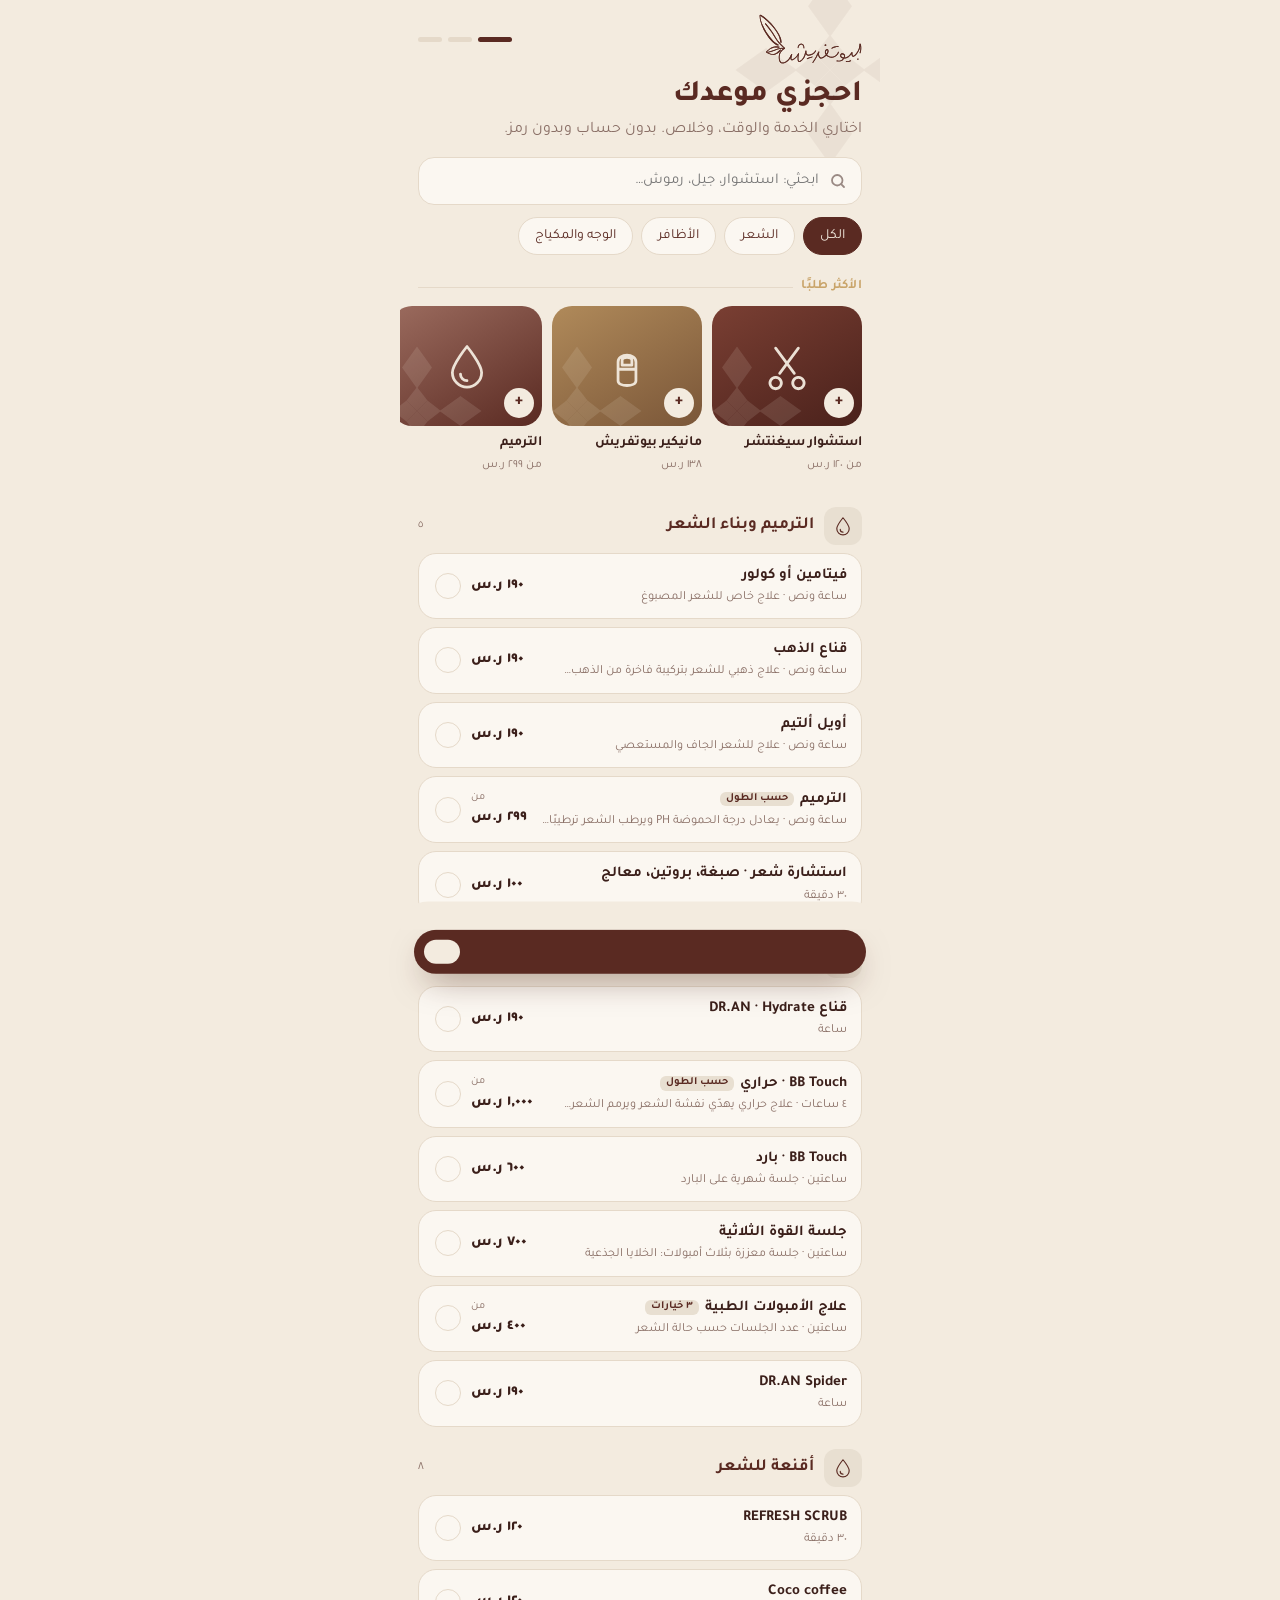
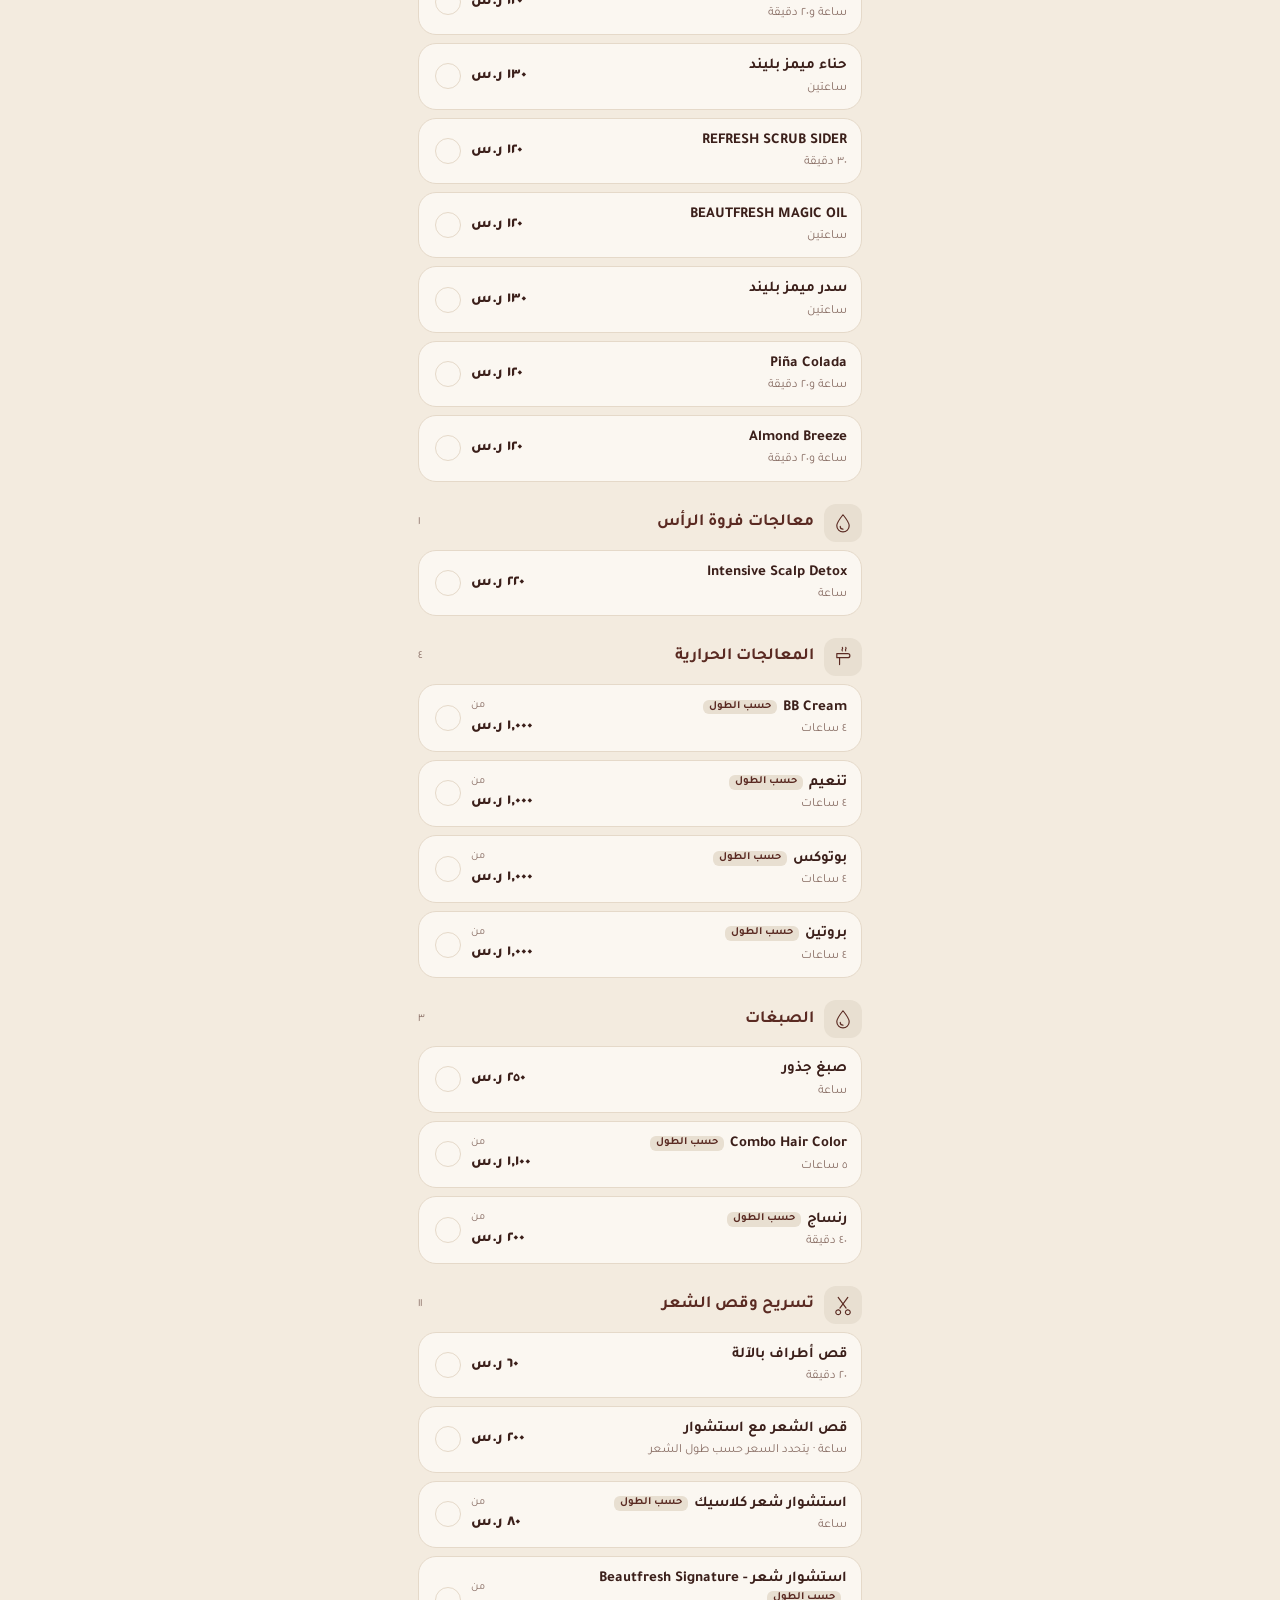
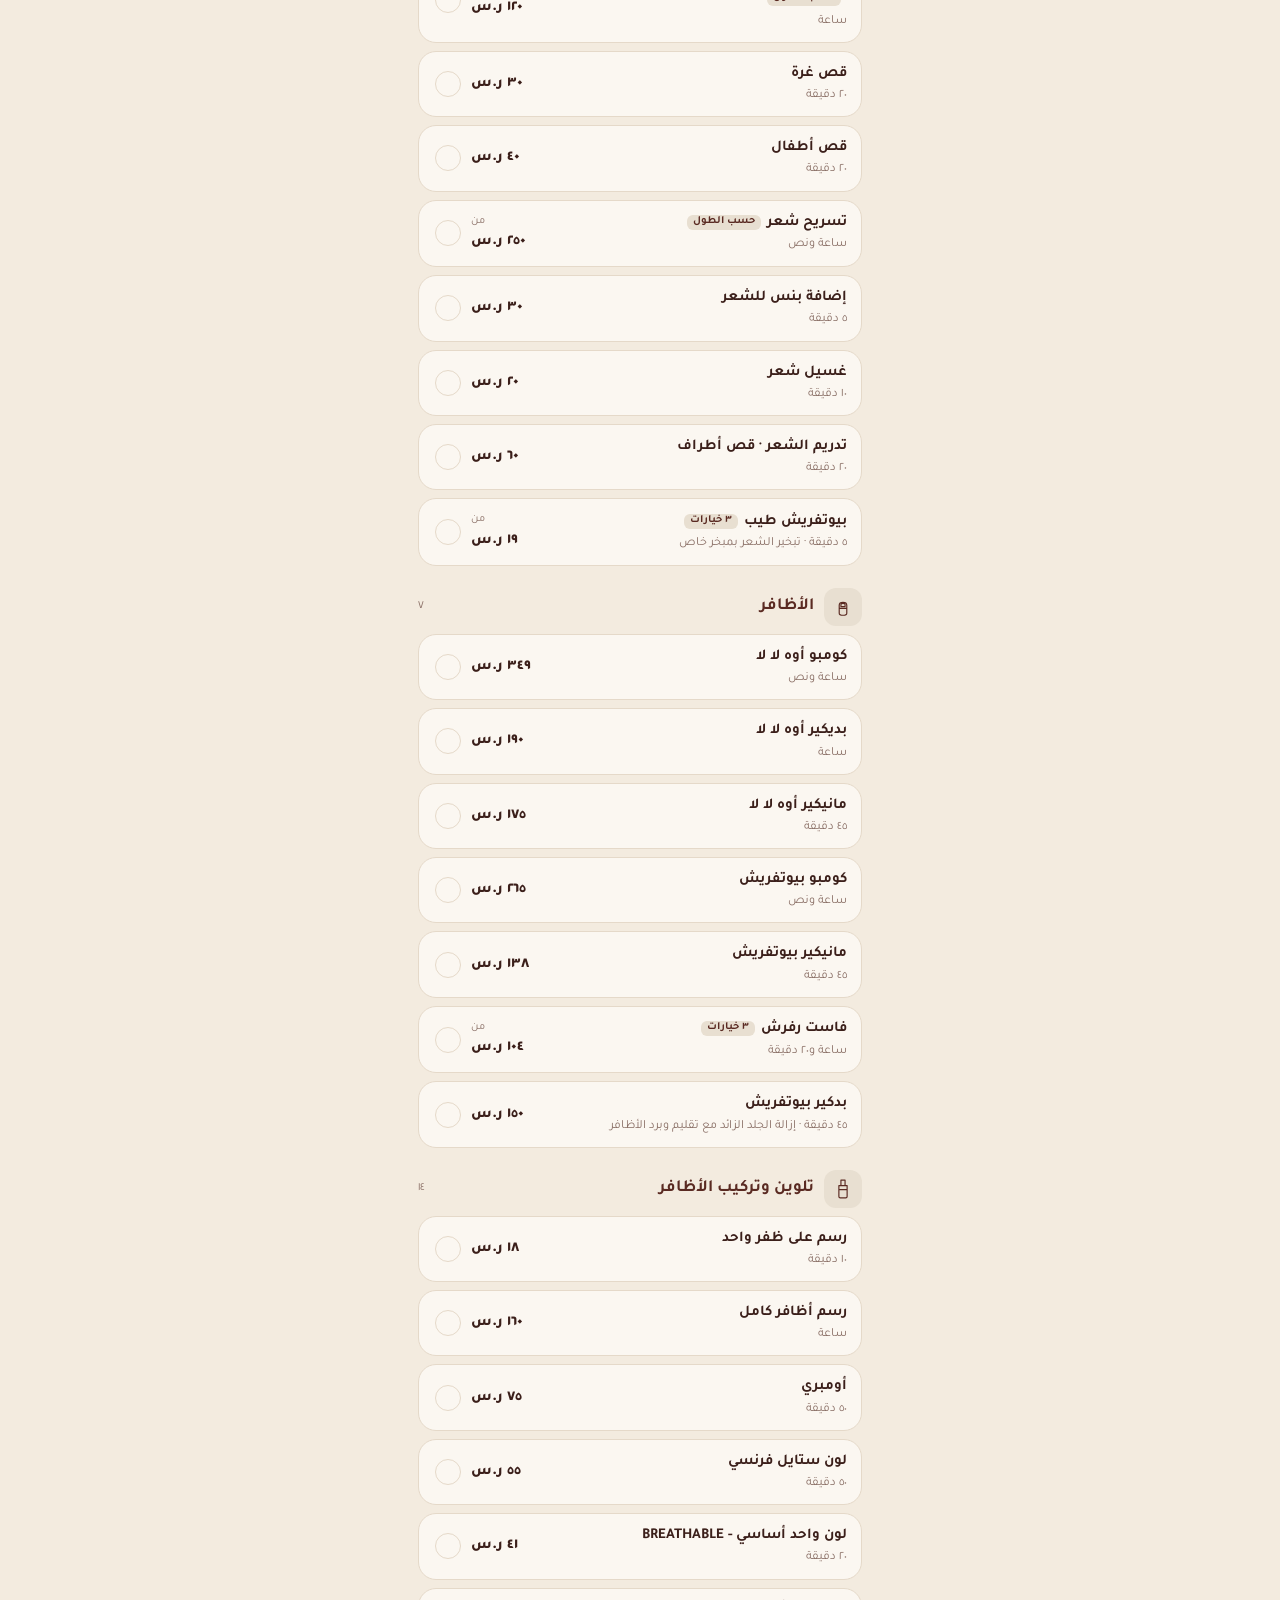
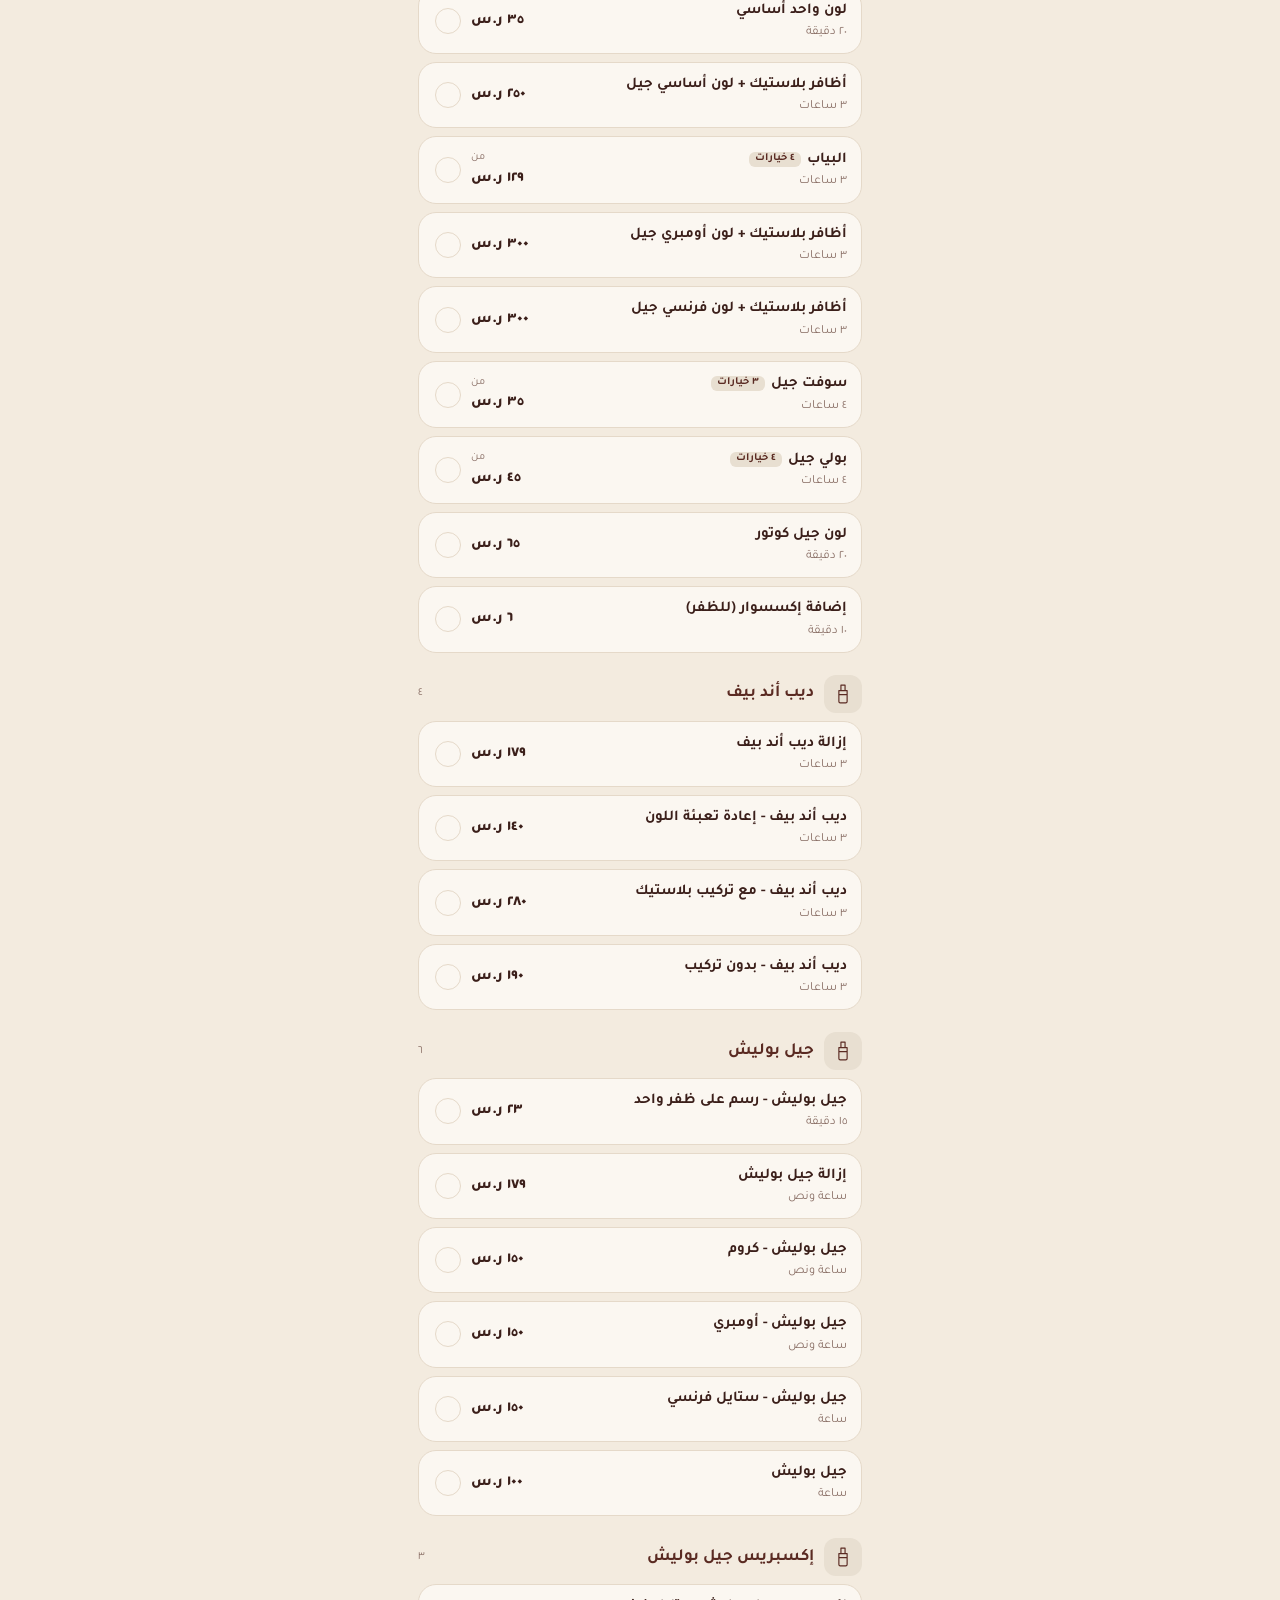
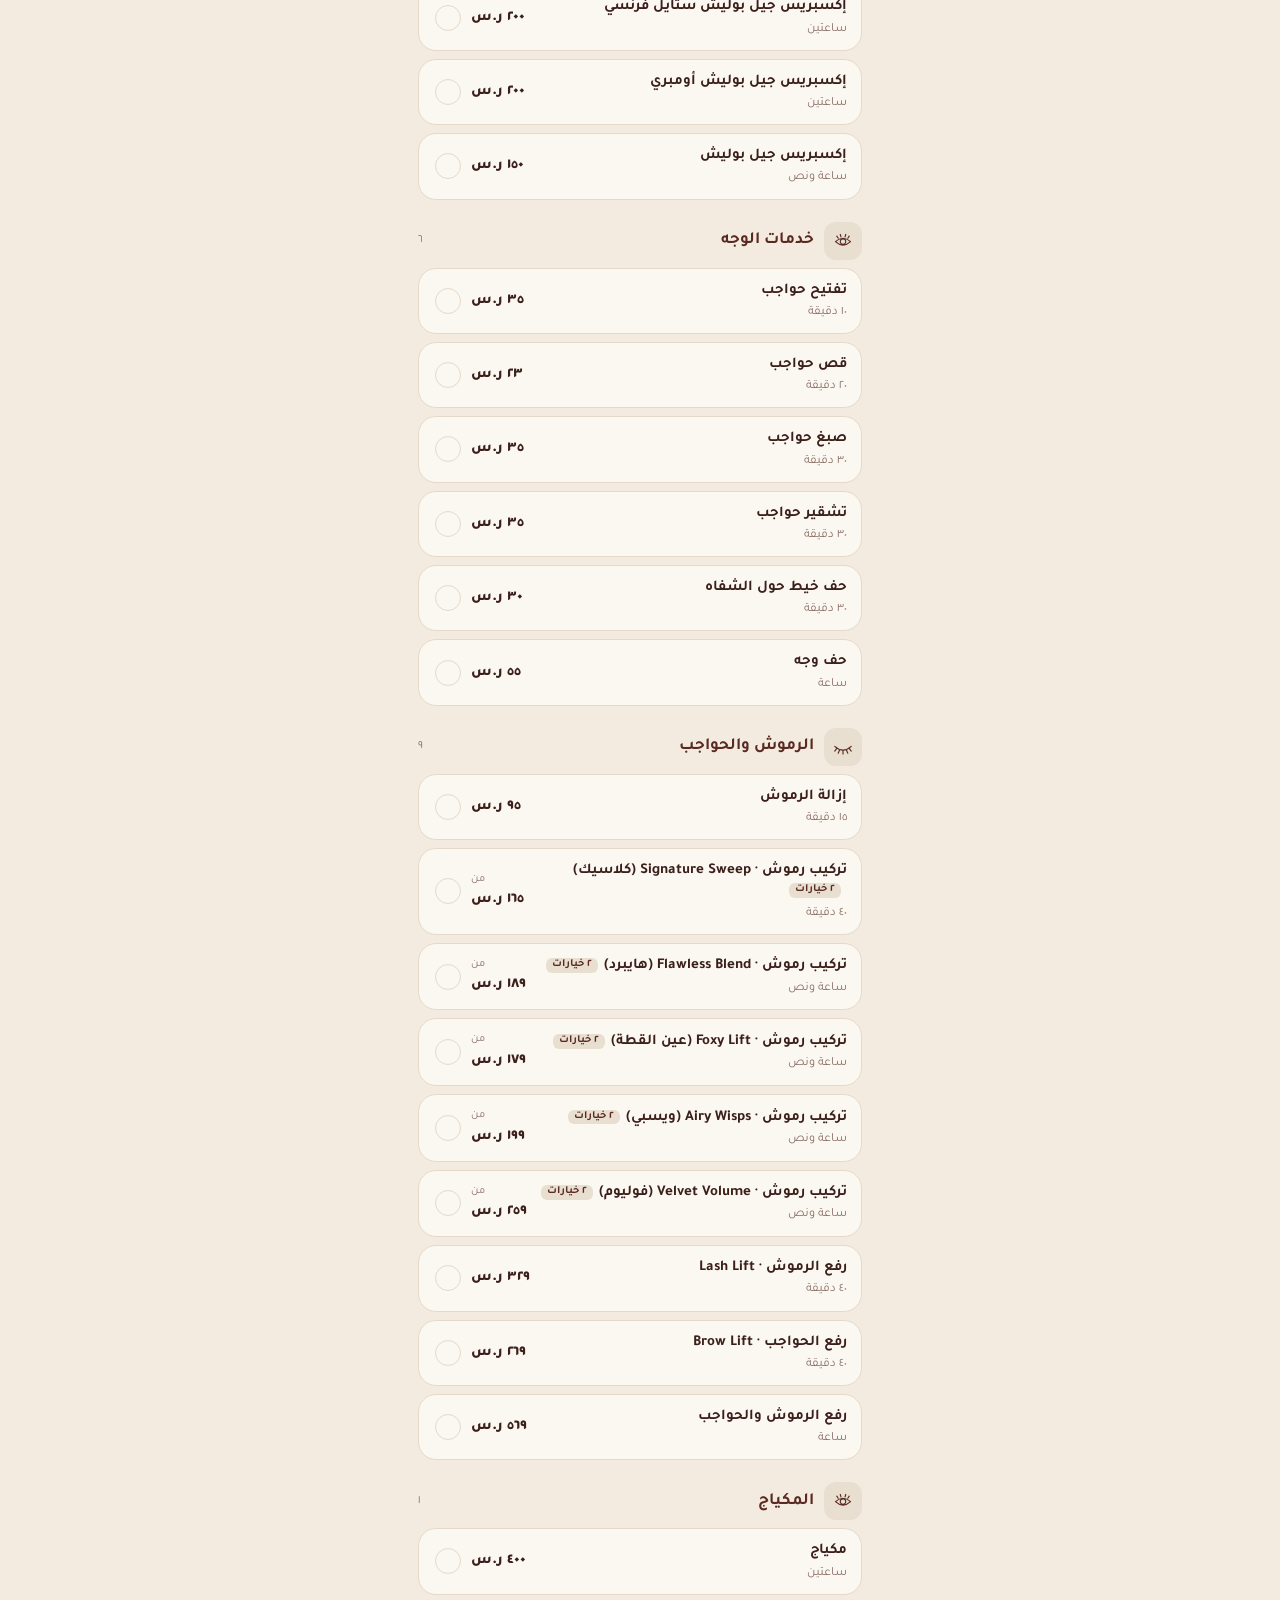
<file: admin/naqla/book.html>
<!doctype html>
<html lang="ar" dir="rtl">
<head>
<meta charset="utf-8">
<meta name="viewport" content="width=device-width,initial-scale=1,viewport-fit=cover">
<title>احجزي موعدك · بيوتفريش</title>
<meta name="robots" content="noindex">
<meta name="theme-color" content="#F3EBDF">
<link rel="preconnect" href="https://fonts.googleapis.com">
<link rel="preconnect" href="https://fonts.gstatic.com" crossorigin>
<link href="https://fonts.googleapis.com/css2?family=Tajawal:wght@300;400;500;700;800&display=swap" rel="stylesheet">
<style>
:root{--oud:#5A2A22;--oud2:#7A3F33;--ink:#3B1F1A;--mute:#8A6F66;--sand:#E8DFD1;--cream:#F3EBDF;--paper:#FBF7F1;--gold:#C9A46A;--line:#E5D9C9;--ok:#3F7A4C;
  --r:22px;--f:'Tajawal',system-ui,-apple-system,'Segoe UI',Tahoma,sans-serif;--logo:url("[data-uri]");--ros:url("[data-uri]")}
*{box-sizing:border-box;-webkit-tap-highlight-color:transparent}
html,body{margin:0;background:var(--cream);color:var(--ink);font-family:var(--f);font-size:16px;line-height:1.6}
button,input,textarea{font:inherit;color:inherit}
button{cursor:pointer}
.num{font-variant-numeric:tabular-nums}
.app{max-width:480px;margin:0 auto;min-height:100vh;min-height:100dvh;position:relative;overflow-x:hidden;padding-bottom:120px}
.bgros{position:absolute;inset-inline-start:-60px;top:-40px;width:220px;height:220px;background:var(--oud);opacity:.05;-webkit-mask:var(--ros) center/contain no-repeat;mask:var(--ros) center/contain no-repeat;animation:spin 90s linear infinite;pointer-events:none}
@keyframes spin{to{transform:rotate(360deg)}}

/* header */
.top{display:flex;align-items:center;justify-content:space-between;padding:calc(14px + env(safe-area-inset-top,0px)) 18px 6px}
.logo{width:104px;height:50px;background:var(--oud);-webkit-mask:var(--logo) center/contain no-repeat;mask:var(--logo) center/contain no-repeat}
.steps{display:flex;gap:6px}
.steps i{width:24px;height:5px;border-radius:3px;background:var(--line);transition:background .4s,width .4s}
.steps i.on{background:var(--oud);width:34px}
.screen{padding:0 18px;animation:in .45s cubic-bezier(.2,.8,.2,1) both}
@keyframes in{from{opacity:0;transform:translateX(-26px)}to{opacity:1;transform:none}}
.screen.back{animation-name:inb}
@keyframes inb{from{opacity:0;transform:translateX(26px)}to{opacity:1;transform:none}}
h1{font-size:30px;font-weight:800;color:var(--oud);margin:8px 0 2px;line-height:1.25}
.sub{color:var(--mute);margin:0 0 14px}
.backb{background:none;border:0;color:var(--mute);padding:6px 0;font-size:14px;display:inline-flex;gap:6px;align-items:center}

/* returning */
.again{display:flex;gap:12px;align-items:center;background:var(--oud);color:var(--cream);border-radius:var(--r);padding:12px 14px;margin-bottom:14px;border:0;width:100%;text-align:right;position:relative;overflow:hidden}
.again::after{content:"";position:absolute;inset-inline-end:-20px;top:-20px;width:90px;height:90px;background:var(--gold);opacity:.18;-webkit-mask:var(--ros) center/contain no-repeat;mask:var(--ros) center/contain no-repeat}
.again b{display:block;font-size:15px}.again small{opacity:.8;font-size:13px}
.again .arr{margin-inline-start:auto;background:var(--cream);color:var(--oud);border-radius:99px;padding:6px 12px;font-weight:700;font-size:13px;white-space:nowrap}

/* search & chips */
.search{display:flex;align-items:center;gap:8px;background:var(--paper);border:1px solid var(--line);border-radius:16px;padding:0 14px;height:48px}
.search input{border:0;background:none;outline:none;flex:1;font-size:15px;min-width:0}
.search svg{flex:none;opacity:.5}
.chips{display:flex;gap:8px;overflow-x:auto;padding:12px 0 4px;scrollbar-width:none;margin:0 -18px;padding-inline:18px}
.chips::-webkit-scrollbar{display:none}
.chip{flex:none;border:1px solid var(--line);background:var(--paper);border-radius:99px;padding:7px 16px;font-size:14px;color:var(--oud);transition:all .25s;display:flex;gap:6px;align-items:center}
.chip.on{background:var(--oud);color:var(--cream);border-color:var(--oud)}
.chip:active{transform:scale(.95)}

/* popular */
.lbl{font-size:13px;font-weight:700;color:var(--gold);letter-spacing:.02em;margin:18px 0 8px;display:flex;align-items:center;gap:8px}
.lbl::after{content:"";flex:1;height:1px;background:var(--line)}
.pop{display:flex;gap:10px;overflow-x:auto;margin:0 -18px;padding:0 18px 6px;scrollbar-width:none}
.pop::-webkit-scrollbar{display:none}
.pc{flex:none;width:150px;scroll-snap-align:start;border:0;padding:0;background:none;text-align:right}
.art{height:120px;border-radius:20px;position:relative;overflow:hidden;display:grid;place-items:center}
.art i{width:52px;height:52px;background:var(--cream);opacity:.95;-webkit-mask:var(--ic) center/contain no-repeat;mask:var(--ic) center/contain no-repeat}
.art::before{content:"";position:absolute;width:150px;height:150px;inset-inline-end:-50px;bottom:-60px;background:var(--cream);opacity:.12;-webkit-mask:var(--ros) center/contain no-repeat;mask:var(--ros) center/contain no-repeat}
.g0{background:linear-gradient(150deg,#7A3F33,#4A211B)}.g1{background:linear-gradient(150deg,#B08A5A,#7A5638)}.g2{background:linear-gradient(150deg,#9B6B5E,#5A2A22)}
.pc b{display:block;font-size:14px;margin-top:8px;line-height:1.35}
.pc small{color:var(--mute);font-size:12px}
.pc .add{position:absolute;bottom:8px;inset-inline-start:8px;width:30px;height:30px;border-radius:50%;background:var(--cream);color:var(--oud);display:grid;place-items:center;font-weight:800;transition:transform .3s}
.pc.sel .add{background:var(--gold);color:#fff;transform:rotate(360deg)}

/* list */
.cat{margin-top:22px}
.cath{display:flex;align-items:center;gap:10px;margin-bottom:8px}
.cath .ci{width:38px;height:38px;border-radius:12px;background:var(--sand);display:grid;place-items:center}
.cath .ci i{width:22px;height:22px;background:var(--oud);-webkit-mask:var(--ic) center/contain no-repeat;mask:var(--ic) center/contain no-repeat}
.cath h3{margin:0;font-size:17px;color:var(--oud)}
.cath small{color:var(--mute);font-size:12px;margin-inline-start:auto}
.svc{display:grid;grid-template-columns:1fr auto 28px;gap:10px;align-items:center;width:100%;text-align:right;background:var(--paper);border:1px solid var(--line);border-radius:18px;padding:12px 14px;margin-bottom:8px;transition:border-color .25s,background .25s,transform .15s}
.svc:active{transform:scale(.985)}
.svc b{display:block;font-size:15px;font-weight:700;line-height:1.35}
.svc small{display:-webkit-box;-webkit-line-clamp:1;-webkit-box-orient:vertical;overflow:hidden;color:var(--mute);font-size:12.5px;line-height:1.45;margin-top:2px}
.svc .pr{font-weight:800;font-size:15px;white-space:nowrap;text-align:left}
.svc .pr em{display:block;font-style:normal;font-weight:400;font-size:11px;color:var(--mute)}
.tick{width:26px;height:26px;border-radius:50%;border:1.5px solid var(--line);display:grid;place-items:center;transition:all .3s cubic-bezier(.3,1.6,.5,1)}
.tick svg{opacity:0;transform:scale(.4);transition:all .3s cubic-bezier(.3,1.6,.5,1)}
.svc.sel{border-color:var(--oud);background:#fff}
.svc.sel .tick{background:var(--oud);border-color:var(--oud)}
.svc.sel .tick svg{opacity:1;transform:none}
.svc .vtag{display:inline-block;background:var(--sand);color:var(--oud);border-radius:6px;padding:0 6px;font-size:11px;font-weight:700;margin-inline-start:6px;vertical-align:2px}
.empty{color:var(--mute);text-align:center;padding:30px 0}

/* bottom bar */
.bar{position:fixed;bottom:0;left:50%;transform:translate(-50%,130%);width:min(480px,100%);padding:10px 14px calc(12px + env(safe-area-inset-bottom,0px));transition:transform .45s cubic-bezier(.2,1.2,.3,1);z-index:20}
.bar.show{transform:translate(-50%,0)}
.bar .in{background:var(--oud);color:var(--cream);border-radius:24px;padding:10px 10px 10px 10px;display:flex;align-items:center;gap:10px;box-shadow:0 14px 34px -12px rgba(60,20,10,.55)}
.bar .meta{padding-inline-start:8px;line-height:1.3;min-width:0}
.bar .meta b{display:block;font-size:16px}
.bar .meta small{opacity:.75;font-size:12px}
.bar .go{margin-inline-start:auto;background:var(--cream);color:var(--oud);border:0;border-radius:18px;padding:12px 18px;font-weight:800;font-size:15px;white-space:nowrap;display:flex;gap:6px;align-items:center}
.bar .go:active{transform:scale(.96)}
.bar .go[disabled]{opacity:.5}
.bump{animation:bump .4s}
@keyframes bump{40%{transform:scale(1.06)}}

/* sheet */
.veil{position:fixed;inset:0;background:rgba(40,16,12,.45);opacity:0;pointer-events:none;transition:opacity .3s;z-index:30}
.veil.show{opacity:1;pointer-events:auto}
.sheet{position:fixed;left:50%;bottom:0;width:min(480px,100%);transform:translate(-50%,105%);background:var(--cream);border-radius:28px 28px 0 0;padding:10px 18px calc(18px + env(safe-area-inset-bottom,0px));z-index:31;transition:transform .45s cubic-bezier(.2,1,.3,1);max-height:88vh;overflow:auto}
.sheet.show{transform:translate(-50%,0)}
.grab{width:44px;height:5px;border-radius:3px;background:var(--line);margin:0 auto 12px}
.sheet h2{margin:0;font-size:22px;color:var(--oud)}
.sheet p{color:var(--mute);margin:4px 0 14px;font-size:14px}
.opt{display:grid;grid-template-columns:46px 1fr auto;gap:12px;align-items:center;width:100%;text-align:right;background:var(--paper);border:1.5px solid var(--line);border-radius:18px;padding:10px 12px;margin-bottom:8px;transition:all .25s}
.opt.sel{border-color:var(--oud);background:#fff}
.len{width:46px;height:46px;border-radius:14px;background:var(--sand);position:relative;overflow:hidden}
.len::before{content:"";position:absolute;top:8px;left:50%;width:18px;height:18px;margin-left:-9px;border-radius:50%;background:var(--oud)}
.len::after{content:"";position:absolute;top:16px;left:50%;width:24px;margin-left:-12px;height:var(--h);border-radius:10px 10px 6px 6px;background:var(--oud2);opacity:.85}
.len.nol::before{display:none}.len.nol::after{top:11px;width:24px;height:24px;margin-left:-12px;border-radius:0;background:var(--oud);opacity:.85;-webkit-mask:var(--ros) center/contain no-repeat;mask:var(--ros) center/contain no-repeat}
.opt b{display:block;font-size:15px}.opt small{color:var(--mute);font-size:12px}
.opt .pr{font-weight:800}
.primary{width:100%;background:var(--oud);color:var(--cream);border:0;border-radius:18px;padding:15px;font-weight:800;font-size:16px;margin-top:8px;transition:transform .15s}
.primary:active{transform:scale(.98)}
.primary[disabled]{opacity:.45}

/* time */
.picked{display:flex;gap:6px;flex-wrap:wrap;margin:6px 0 14px}
.picked span{background:var(--paper);border:1px solid var(--line);border-radius:99px;padding:4px 12px;font-size:13px}
.soon{position:relative;overflow:hidden;border-radius:24px;background:var(--oud);color:var(--cream);padding:16px;display:flex;align-items:center;gap:12px;border:0;width:100%;text-align:right}
.soon::after{content:"";position:absolute;inset-inline-end:-30px;bottom:-40px;width:140px;height:140px;background:var(--gold);opacity:.2;-webkit-mask:var(--ros) center/contain no-repeat;mask:var(--ros) center/contain no-repeat;animation:spin 30s linear infinite}
.soon small{display:block;opacity:.75;font-size:12px}
.soon b{font-size:22px;font-weight:800}
.soon .pick{margin-inline-start:auto;background:var(--gold);color:#fff;border-radius:14px;padding:10px 14px;font-weight:800;font-size:14px;z-index:1}
.staff{display:flex;gap:10px;overflow-x:auto;padding:4px 0;scrollbar-width:none}
.staff::-webkit-scrollbar{display:none}
.st{flex:none;border:0;background:none;display:grid;justify-items:center;gap:4px;font-size:12px;color:var(--mute);width:62px}
.av{width:54px;height:54px;border-radius:50%;display:grid;place-items:center;font-weight:800;color:var(--oud);background:var(--sand);border:2px solid transparent;transition:all .25s;font-size:18px}
.st.on .av{border-color:var(--oud);box-shadow:0 0 0 3px var(--cream) inset}
.st.on{color:var(--oud);font-weight:700}
.av.any{background:var(--paper);border:1.5px dashed var(--gold)}
.av.any i{width:26px;height:26px;background:var(--gold);-webkit-mask:var(--ros) center/contain no-repeat;mask:var(--ros) center/contain no-repeat}
.days{display:flex;gap:8px;overflow-x:auto;margin:0 -18px;padding:4px 18px 8px;scrollbar-width:none}
.days::-webkit-scrollbar{display:none}
.day{flex:none;width:58px;border:1px solid var(--line);background:var(--paper);border-radius:18px;padding:8px 0 6px;display:grid;justify-items:center;gap:0;transition:all .25s}
.day small{font-size:11px;color:var(--mute)}
.day b{font-size:20px;font-weight:800}
.day i{width:5px;height:5px;border-radius:50%;background:var(--ok);margin-top:2px}
.day.full{opacity:.4}.day.full i{background:var(--mute)}
.day.on{background:var(--oud);color:var(--cream);border-color:var(--oud)}.day.on small{color:var(--sand)}.day.on i{background:var(--gold)}
.part{font-size:13px;color:var(--mute);margin:14px 0 6px;display:flex;gap:6px;align-items:center}
.slots{display:grid;grid-template-columns:repeat(4,1fr);gap:8px}
.slot{border:1px solid var(--line);background:var(--paper);border-radius:14px;padding:10px 0;font-weight:700;font-size:14px;transition:all .2s}
.slot.on{background:var(--oud);color:var(--cream);border-color:var(--oud);transform:scale(1.04)}
.slot:disabled{opacity:.35;text-decoration:line-through}

/* details */
.card{background:var(--paper);border:1px solid var(--line);border-radius:var(--r);padding:14px}
.sumrow{display:flex;justify-content:space-between;gap:10px;font-size:14px;padding:3px 0}
.sumrow span:first-child{color:var(--mute)}
.sumtot{border-top:1px dashed var(--line);margin-top:6px;padding-top:8px;font-weight:800;font-size:16px}
.fld{display:grid;gap:6px;margin-top:12px}
.fld label{font-size:13px;color:var(--mute)}
.fld input{background:var(--paper);border:1.5px solid var(--line);border-radius:16px;padding:13px 14px;font-size:16px;outline:none;transition:border-color .2s}
.fld input:focus{border-color:var(--oud)}
.tel{display:flex;direction:ltr;background:var(--paper);border:1.5px solid var(--line);border-radius:16px;overflow:hidden}
.tel:focus-within{border-color:var(--oud)}
.tel span{padding:13px 12px;background:var(--sand);font-weight:700;color:var(--oud)}
.tel input{border:0;border-radius:0;flex:1;min-width:0;letter-spacing:.04em}
.pay{display:grid;gap:8px;margin-top:6px}
.pm{display:flex;align-items:center;gap:12px;background:var(--paper);border:1.5px solid var(--line);border-radius:18px;padding:12px 14px;text-align:right;width:100%}
.pm.on{border-color:var(--oud);background:#fff}
.pm .rd{width:20px;height:20px;border-radius:50%;border:2px solid var(--line);flex:none;display:grid;place-items:center}
.pm.on .rd{border-color:var(--oud)}.pm.on .rd::after{content:"";width:10px;height:10px;border-radius:50%;background:var(--oud)}
.pm b{display:block;font-size:15px}.pm small{color:var(--mute);font-size:12px}
.pm .soonb{margin-inline-start:auto;background:var(--sand);color:var(--oud);font-size:11px;font-weight:800;border-radius:99px;padding:3px 10px}
.pm[disabled]{opacity:.75;cursor:default}
.brands{display:flex;gap:4px;margin-top:4px}
.brands span{font-size:10px;font-weight:800;border:1px solid var(--line);border-radius:5px;padding:0 5px;color:var(--mute);direction:ltr}
.note{font-size:12.5px;color:var(--mute);text-align:center;margin-top:10px}

/* done */
.done{text-align:center;display:grid;justify-items:center;gap:6px;padding-top:10px}
.seal{width:120px;height:120px;position:relative;display:grid;place-items:center;margin:10px 0 6px}
.seal .rs{position:absolute;inset:0;background:var(--gold);-webkit-mask:var(--ros) center/contain no-repeat;mask:var(--ros) center/contain no-repeat;animation:pop .7s cubic-bezier(.3,1.6,.5,1) both,spin 20s linear .7s infinite}
.seal .ck{width:64px;height:64px;border-radius:50%;background:var(--oud);display:grid;place-items:center;animation:pop .6s .25s cubic-bezier(.3,1.6,.5,1) both;z-index:1}
.seal .ck path{stroke-dasharray:40;stroke-dashoffset:40;animation:draw .5s .7s forwards}
@keyframes pop{from{transform:scale(0) rotate(-90deg);opacity:0}to{transform:none;opacity:1}}
@keyframes draw{to{stroke-dashoffset:0}}
.conf{position:absolute;width:8px;height:8px;border-radius:2px;top:50%;left:50%;opacity:0;animation:conf 1.2s .5s ease-out forwards}
@keyframes conf{0%{opacity:1;transform:translate(0,0) rotate(0)}100%{opacity:0;transform:translate(var(--x),var(--y)) rotate(400deg)}}
.done h1{margin:0}
.when{font-size:18px;font-weight:800;color:var(--oud)}
.ticket{width:100%;text-align:right;margin-top:10px;position:relative}
.ticket::before,.ticket::after{content:"";position:absolute;top:58%;width:22px;height:22px;border-radius:50%;background:var(--cream)}
.ticket::before{right:-12px}.ticket::after{left:-12px}
.acts{display:grid;grid-template-columns:1fr 1fr;gap:8px;width:100%;margin-top:10px}
.ghost{background:var(--paper);border:1px solid var(--line);border-radius:16px;padding:12px;font-weight:700;color:var(--oud);font-size:14px;display:flex;gap:6px;justify-content:center;align-items:center}
.wa{width:100%;background:#E7DDD0;border-radius:22px;padding:12px;margin-top:12px;text-align:right}
.wa .hd{display:flex;align-items:center;gap:8px;font-size:12px;color:var(--mute);margin-bottom:8px}
.wa .hd i{width:26px;height:26px;border-radius:50%;background:var(--oud);display:grid;place-items:center}
.wa .hd i::after{content:"";width:16px;height:10px;background:var(--cream);-webkit-mask:var(--logo) center/contain no-repeat;mask:var(--logo) center/contain no-repeat}
.bub{background:#fff;border-radius:4px 16px 16px 16px;padding:10px 12px;font-size:14px;line-height:1.65;max-width:92%;box-shadow:0 1px 1px rgba(0,0,0,.06);animation:pop .5s 1.1s both}
.bub time{display:block;text-align:left;font-size:10px;color:var(--mute)}
.stamp{width:100%;margin-top:12px;display:flex;align-items:center;gap:10px;background:var(--paper);border:1px solid var(--line);border-radius:18px;padding:12px;text-align:right}
.stamps{display:flex;gap:4px;margin-inline-start:auto}
.stamps i{width:16px;height:16px;border-radius:50%;border:1.5px solid var(--gold)}
.stamps i.f{background:var(--gold)}
@media (prefers-reduced-motion:reduce){*{animation-duration:.01ms!important;animation-iteration-count:1!important;transition-duration:.01ms!important}}
</style>
</head>
<body>
<div class="app" id="app"><span class="bgros" aria-hidden="true"></span>
  <header class="top"><span class="logo" role="img" aria-label="بيوتفريش"></span><span class="steps" id="steps"><i></i><i></i><i></i></span></header>
  <main id="main"></main>
</div>
<div class="bar" id="bar"><div class="in"><div class="meta"><b class="num" id="barT"></b><small id="barS"></small></div><button class="go" id="barGo"></button></div></div>
<div class="veil" id="veil"></div>
<div class="sheet" id="sheet" role="dialog" aria-modal="true"></div>

<script>
const DATA={"cats": ["الترميم و بناء الشعر", "أقنعة للشعر", "معالجات فروة الرأس", "المعالجات الحرارية", "تسريح وقص الشعر", "خدمات الوجه", "الأظافر", "تلوين و تركيب الأظافر", "ديب أند بيف", "جيل بوليش", "إكسبريس جيل بوليش", "الرموش والحواجب", "علاجات DR.AN", "الصبغات", "المكياج"], "svcs": [{"c": 0, "n": "فيتامين أو كولور", "p": 190, "d": 90, "id": "awyl-altym-1-1", "x": "علاج خاص للشعر المصبوغ، يعيد التوازن واللمعان للشعر المصبوغ ويحميه من الجفاف."}, {"c": 0, "n": "قناع الذهب", "p": 190, "d": 90, "id": "awyl-altym-1", "x": "علاج ذهبي للشعر بتركيبة فاخرة من الذهب والكيراتين والكولاجين والفيتامينات الأساسية للعناية بالشعر الجاف والتالف والمتقصف، يمد الشعر بالغذاء اللازم ويحافظ على لمعانه ونعومته."}, {"c": 0, "n": "أويل ألتيم", "p": 190, "d": 90, "id": "awyl-altym", "x": "علاج للشعر الجاف والمستعصي، العلاج بالشمع الدافئ مع الزيوت الفاخرة والأرجان والبروتين النباتي الطبيعي النقي، يضبط ترطيب الشعر ويحدد قوامه وملمسه ويعزز لمعانه."}, {"c": 0, "n": "الترميم", "p": 299, "d": 90, "id": "altrmym", "x": "يعادل درجة الحموضة PH ويرطب الشعر ترطيبًا عميقًا ويغذيه بزيوت فعالة بعد العمليات الكيميائية مثل السحب والصبغات، ويعالج الشعر الجاف والتالف.", "v": [{"n": "ترميم VL", "p": 450, "d": 90}, {"n": "ترميم L", "p": 400, "d": 90}, {"n": "ترميم M", "p": 350, "d": 90}, {"n": "ترميم S", "p": 299, "d": 90}]}, {"c": 1, "n": "REFRESH SCRUB", "p": 120, "d": 30, "id": "pina-colada-hair-masks-1-1-1-1-1"}, {"c": 1, "n": "Coco coffee", "p": 120, "d": 80, "id": "pina-colada-hair-masks-1"}, {"c": 1, "n": "حناء ميمز بليند", "p": 130, "d": 120, "id": "pina-colada-hair-masks-1-1"}, {"c": 1, "n": "REFRESH SCRUB SIDER", "p": 120, "d": 30, "id": "pina-colada-hair-masks-1-1-1-1-1-1"}, {"c": 1, "n": "BEAUTFRESH MAGIC OIL", "p": 120, "d": 120, "id": "pina-colada-hair-masks-1-1-1-1"}, {"c": 1, "n": "سدر ميمز بليند", "p": 130, "d": 120, "id": "pina-colada-hair-masks-1-1-1"}, {"c": 1, "n": "Piña Colada", "p": 120, "d": 80, "id": "pina-colada-hair-masks"}, {"c": 1, "n": "Almond Breeze", "p": 120, "d": 80, "id": "almond-breeze-hair-masks"}, {"c": 2, "n": "Intensive Scalp Detox", "p": 220, "d": 60, "id": "intensive-scalp-detox"}, {"c": 3, "n": "BB Cream", "p": 1000, "d": 240, "id": "brwtyn-1-1-1", "v": [{"n": "BB Cream قصير", "p": 1000, "d": 240}, {"n": "BB Cream متوسط", "p": 1300, "d": 240}, {"n": "BB Cream طويل", "p": 1600, "d": 240}, {"n": "BB Cream طويل جدًا", "p": 1900, "d": 240}, {"n": "BB Cream طويل جدًا ×٢", "p": 2300, "d": 240}]}, {"c": 3, "n": "تنعيم", "p": 1000, "d": 240, "id": "brwtyn-1-1", "v": [{"n": "تنعيم قصير", "p": 1000, "d": 240}, {"n": "تنعيم متوسط", "p": 1300, "d": 240}, {"n": "تنعيم طويل", "p": 1600, "d": 240}, {"n": "تنعيم طويل جدًا", "p": 1900, "d": 240}, {"n": "تنعيم طويل جدًا ×٢", "p": 2300, "d": 240}]}, {"c": 3, "n": "بوتوكس", "p": 1000, "d": 240, "id": "brwtyn-1", "v": [{"n": "بوتوكس S", "p": 1000, "d": 240}, {"n": "بوتوكس M", "p": 1300, "d": 240}, {"n": "بوتوكس L", "p": 1600, "d": 240}, {"n": "بوتوكس VL", "p": 1900, "d": 240}]}, {"c": 3, "n": "بروتين", "p": 1000, "d": 240, "id": "brwtyn", "v": [{"n": "بروتين S", "p": 1000, "d": 240}, {"n": "بروتين M", "p": 1300, "d": 240}, {"n": "بروتين L", "p": 1600, "d": 240}, {"n": "بروتين VL", "p": 1900, "d": 240}]}, {"c": 4, "n": "قص أطراف بالآلة", "p": 60, "d": 20, "id": "s-alshar-ma-astshwar-1-1"}, {"c": 4, "n": "قص الشعر مع استشوار", "p": 200, "d": 60, "id": "s-alshar-ma-astshwar", "x": "يتحدد السعر حسب طول الشعر."}, {"c": 4, "n": "استشوار شعر كلاسيك", "p": 80, "d": 60, "id": "astshwar-shar", "v": [{"n": "كلاسيك S", "p": 80, "d": 60}, {"n": "كلاسيك M", "p": 100, "d": 60}, {"n": "كلاسيك L", "p": 120, "d": 60}, {"n": "كلاسيك VL", "p": 140, "d": 60}, {"n": "كلاسيك 2VL", "p": 180, "d": 60}]}, {"c": 4, "n": "استشوار شعر - Beautfresh Signature", "p": 120, "d": 60, "id": "astshwar-shar-beautfresh-signature", "v": [{"n": "Signature S", "p": 120, "d": 60}, {"n": "Signature M", "p": 140, "d": 60}, {"n": "Signature L", "p": 160, "d": 60}, {"n": "Signature VL", "p": 200, "d": 60}]}, {"c": 4, "n": "قص غرة", "p": 30, "d": 20, "id": "s-alshar-ma-astshwar-1-1-1-1"}, {"c": 4, "n": "قص أطفال", "p": 40, "d": 20, "id": "s-alshar-ma-astshwar-1-1-1"}, {"c": 4, "n": "تسريح شعر", "p": 250, "d": 90, "id": "tsryh-shar", "v": [{"n": "تسريح S", "p": 250, "d": 90}, {"n": "تسريح M", "p": 350, "d": 90}, {"n": "تسريح L", "p": 450, "d": 90}, {"n": "تسريح VL", "p": 550, "d": 90}]}, {"c": 4, "n": "إضافة بنس للشعر", "p": 30, "d": 5, "id": "adafh-bns-llshar"}, {"c": 5, "n": "تفتيح حواجب", "p": 35, "d": 10, "id": "qs-hwajb-1-1-1"}, {"c": 5, "n": "قص حواجب", "p": 23, "d": 20, "id": "qs-hwajb"}, {"c": 5, "n": "صبغ حواجب", "p": 35, "d": 30, "id": "qs-hwajb-1-1"}, {"c": 5, "n": "تشقير حواجب", "p": 35, "d": 30, "id": "qs-hwajb-1"}, {"c": 5, "n": "حف خيط حول الشفاه", "p": 30, "d": 30, "id": "qs-hwajb-1-1-1-1"}, {"c": 5, "n": "حف وجه", "p": 55, "d": 60, "id": "qs-hwajb-1-1-1-1-1"}, {"c": 6, "n": "كومبو أوه لا لا", "p": 349, "d": 90, "id": "manykyr-1-1-1-1"}, {"c": 6, "n": "بديكير أوه لا لا", "p": 190, "d": 60, "id": "manykyr-1-1-1"}, {"c": 6, "n": "مانيكير أوه لا لا", "p": 175, "d": 45, "id": "manykyr-1-1"}, {"c": 6, "n": "كومبو بيوتفريش", "p": 265, "d": 90, "id": "manykyr-1"}, {"c": 6, "n": "مانيكير بيوتفريش", "p": 138, "d": 45, "id": "manykyr"}, {"c": 6, "n": "فاست رفرش", "p": 104, "d": 80, "id": "kwmbw-fast-rfrsh", "v": [{"n": "كومبو فاست رفرش", "p": 190, "d": 80}, {"n": "مناكير فاست رفرش", "p": 104, "d": 45}, {"n": "بدكير فاست رفرش", "p": 115, "d": 60}]}, {"c": 7, "n": "رسم على ظفر واحد", "p": 18, "d": 10, "id": "rsm-azafr-kaml-1"}, {"c": 7, "n": "رسم أظافر كامل", "p": 160, "d": 60, "id": "rsm-azafr-kaml"}, {"c": 7, "n": "أومبري", "p": 75, "d": 50, "id": "lwn-wahd-asasy-1-1-1"}, {"c": 7, "n": "لون ستايل فرنسي", "p": 55, "d": 50, "id": "lwn-wahd-asasy-1-1"}, {"c": 7, "n": "لون واحد أساسي - BREATHABLE", "p": 41, "d": 20, "id": "lwn-wahd-asasy-1"}, {"c": 7, "n": "لون واحد أساسي", "p": 35, "d": 20, "id": "lwn-wahd-asasy"}, {"c": 7, "n": "أظافر بلاستيك + لون أساسي جيل", "p": 250, "d": 180, "id": "azafr-blastyk-lwn-jyl"}, {"c": 7, "n": "البياب", "p": 129, "d": 180, "id": "albyab", "v": [{"n": "بياب تركيب أظافر", "p": 329, "d": 180}, {"n": "بياب طبقة حماية", "p": 199, "d": 180}, {"n": "بياب إعادة تعبئة", "p": 129, "d": 180}, {"n": "إزالة البياب", "p": 179, "d": 180}]}, {"c": 7, "n": "أظافر بلاستيك + لون أومبري جيل", "p": 300, "d": 180, "id": "azafr-blastyk-lwn-jyl-1-1"}, {"c": 7, "n": "أظافر بلاستيك + لون فرنسي جيل", "p": 300, "d": 180, "id": "azafr-blastyk-lwn-jyl-1"}, {"c": 8, "n": "إزالة ديب أند بيف", "p": 179, "d": 180, "id": "dyb-and-byf-bdwn-trkyb-1-1-1"}, {"c": 8, "n": "ديب أند بيف - إعادة تعبئة اللون", "p": 140, "d": 180, "id": "dyb-and-byf-bdwn-trkyb-1-1"}, {"c": 8, "n": "ديب أند بيف - مع تركيب بلاستيك", "p": 280, "d": 180, "id": "dyb-and-byf-bdwn-trkyb-1"}, {"c": 8, "n": "ديب أند بيف - بدون تركيب", "p": 190, "d": 180, "id": "dyb-and-byf-bdwn-trkyb"}, {"c": 9, "n": "جيل بوليش - رسم على ظفر واحد", "p": 23, "d": 15, "id": "jyl-bwlysh-1-1-1-2"}, {"c": 9, "n": "إزالة جيل بوليش", "p": 179, "d": 90, "id": "jyl-bwlysh-1-1-1-1"}, {"c": 9, "n": "جيل بوليش - كروم", "p": 150, "d": 90, "id": "jyl-bwlysh-1-1-1"}, {"c": 9, "n": "جيل بوليش - أومبري", "p": 150, "d": 90, "id": "jyl-bwlysh-1-1"}, {"c": 9, "n": "جيل بوليش - ستايل فرنسي", "p": 150, "d": 60, "id": "jyl-bwlysh-1"}, {"c": 9, "n": "جيل بوليش", "p": 100, "d": 60, "id": "jyl-bwlysh"}, {"c": 10, "n": "إكسبريس جيل بوليش ستايل فرنسي", "p": 200, "d": 120, "id": "jyl-bwlysh-1-1-1-2-1-1-1"}, {"c": 10, "n": "إكسبريس جيل بوليش أومبري", "p": 200, "d": 120, "id": "jyl-bwlysh-1-1-1-2-1-1"}, {"c": 10, "n": "إكسبريس جيل بوليش", "p": 150, "d": 90, "id": "jyl-bwlysh-1-1-1-2-1"}, {"c": 11, "n": "إزالة الرموش", "p": 95, "d": 15, "id": "azalh-alrmwsh-lash-removal"}, {"c": 12, "n": "قناع DR.AN · Hydrate", "p": 190, "d": 60, "id": "x69"}, {"c": 12, "n": "BB Touch · حراري", "p": 1000, "d": 240, "id": "x70", "x": "علاج حراري يهدّي نفشة الشعر ويرمم الشعر المصبوغ والمسحوب لونه، بالبيوتين والهيالورونيك، ويدوم ٣ شهور.", "v": [{"n": "BB Touch حراري S", "p": 1000, "d": 240}, {"n": "BB Touch حراري M", "p": 1300, "d": 240}, {"n": "BB Touch حراري L", "p": 1600, "d": 240}, {"n": "BB Touch حراري VL", "p": 1900, "d": 240}]}, {"c": 12, "n": "BB Touch · بارد", "p": 600, "d": 120, "id": "x71", "x": "جلسة شهرية على البارد."}, {"c": 12, "n": "جلسة القوة الثلاثية", "p": 700, "d": 120, "id": "x72", "x": "جلسة معززة بثلاث أمبولات: الخلايا الجذعية، الذهب والفضة، والبيوتين مع الهيالورونيك والبوتوكس."}, {"c": 12, "n": "علاج الأمبولات الطبية", "p": 400, "d": 120, "id": "x73", "x": "عدد الجلسات حسب حالة الشعر، مع منتجات العناية في البيت.", "v": [{"n": "أمبولات البوتوكس", "p": 400, "d": 120}, {"n": "أمبولات التساقط والإنبات", "p": 400, "d": 120}, {"n": "الخلايا الجذعية بماء الذهب والفضة", "p": 400, "d": 120}]}, {"c": 12, "n": "DR.AN Spider", "p": 190, "d": 60, "id": "x74"}, {"c": 13, "n": "صبغ جذور", "p": 250, "d": 60, "id": "x75"}, {"c": 13, "n": "Combo Hair Color", "p": 1100, "d": 300, "id": "x76", "v": [{"n": "Combo Hair Color S", "p": 1100, "d": 300}, {"n": "Combo Hair Color M", "p": 1550, "d": 300}, {"n": "Combo Hair Color L", "p": 2000, "d": 300}, {"n": "Combo Hair Color VL", "p": 2600, "d": 300}]}, {"c": 13, "n": "رنساج", "p": 200, "d": 40, "id": "x77", "v": [{"n": "رنساج قصير", "p": 200, "d": 40}, {"n": "رنساج متوسط", "p": 300, "d": 40}, {"n": "رنساج طويل", "p": 400, "d": 40}, {"n": "رنساج طويل جدًا", "p": 500, "d": 40}]}, {"c": 14, "n": "مكياج", "p": 400, "d": 120, "id": "x78"}, {"c": 4, "n": "غسيل شعر", "p": 20, "d": 10, "id": "x79"}, {"c": 4, "n": "تدريم الشعر · قص أطراف", "p": 60, "d": 20, "id": "x80"}, {"c": 4, "n": "بيوتفريش طيب", "p": 19, "d": 5, "id": "x81", "x": "تبخير الشعر بمبخر خاص، مع اختيار نوع العود من ثلاثة خيارات. رائحة راقية تدوم طول اليوم.", "v": [{"n": "عود بيور", "p": 24, "d": 5}, {"n": "روز", "p": 19, "d": 5}, {"n": "عنبر", "p": 19, "d": 5}]}, {"c": 0, "n": "استشارة شعر · صبغة، بروتين، معالج", "p": 100, "d": 30, "id": "x82"}, {"c": 6, "n": "بدكير بيوتفريش", "p": 150, "d": 45, "id": "x83", "x": "إزالة الجلد الزائد مع تقليم وبرد الأظافر، ومقشر طبيعي يتحضّر يوميًا عندنا، وكريم مرطب ولون واحد للقدمين."}, {"c": 7, "n": "سوفت جيل", "p": 35, "d": 240, "id": "x84", "v": [{"n": "سوفت جيل مع لون عادي", "p": 350, "d": 240}, {"n": "سوفت جيل ظفر واحد", "p": 35, "d": 240}, {"n": "إزالة سوفت جيل", "p": 179, "d": 240}]}, {"c": 7, "n": "بولي جيل", "p": 45, "d": 240, "id": "x85", "v": [{"n": "بولي جيل مع لون عادي", "p": 450, "d": 240}, {"n": "إعادة تعبئة بولي جيل", "p": 288, "d": 240}, {"n": "بولي جيل ظفر واحد", "p": 45, "d": 240}, {"n": "إزالة بولي جيل", "p": 179, "d": 240}]}, {"c": 7, "n": "لون جيل كوتور", "p": 65, "d": 20, "id": "x86"}, {"c": 7, "n": "إضافة إكسسوار (للظفر)", "p": 6, "d": 10, "id": "x87"}, {"c": 11, "n": "تركيب رموش · Signature Sweep (كلاسيك)", "p": 165, "d": 40, "id": "lash-80", "v": [{"n": "تركيب", "p": 299, "d": 40}, {"n": "إعادة تعبئة", "p": 165, "d": 40}]}, {"c": 11, "n": "تركيب رموش · Flawless Blend (هايبرد)", "p": 189, "d": 90, "id": "lash-81", "v": [{"n": "تركيب", "p": 389, "d": 90}, {"n": "إعادة تعبئة", "p": 189, "d": 90}]}, {"c": 11, "n": "تركيب رموش · Foxy Lift (عين القطة)", "p": 179, "d": 90, "id": "lash-82", "v": [{"n": "تركيب", "p": 359, "d": 90}, {"n": "إعادة تعبئة", "p": 179, "d": 90}]}, {"c": 11, "n": "تركيب رموش · Airy Wisps (ويسبي)", "p": 199, "d": 90, "id": "lash-83", "v": [{"n": "تركيب", "p": 399, "d": 90}, {"n": "إعادة تعبئة", "p": 199, "d": 90}]}, {"c": 11, "n": "تركيب رموش · Velvet Volume (فوليوم)", "p": 259, "d": 90, "id": "lash-84", "v": [{"n": "تركيب", "p": 469, "d": 90}, {"n": "إعادة تعبئة", "p": 259, "d": 90}]}, {"c": 11, "n": "رفع الرموش · Lash Lift", "p": 329, "d": 40, "id": "lift-85"}, {"c": 11, "n": "رفع الحواجب · Brow Lift", "p": 269, "d": 40, "id": "lift-86"}, {"c": 11, "n": "رفع الرموش والحواجب", "p": 569, "d": 60, "id": "lift-87"}]};
const GROUPS=[{n:'الشعر',c:[0,12,1,2,3,13,4],ic:'hair'},{n:'الأظافر',c:[6,7,8,9,10],ic:'nails'},{n:'الوجه والمكياج',c:[5,11,14],ic:'face'}];
const ICONS={
 hair:'<svg xmlns="http://www.w3.org/2000/svg" viewBox="0 0 64 64" fill="none" stroke="#000" stroke-width="3.4" stroke-linecap="round" stroke-linejoin="round"><path d="M16 12V50Q16 55 22 55H27V12ZM27 16H51M27 23H49M27 30H51M27 37H49M27 44H51M27 51H49"/></svg>',
 nails:'<svg xmlns="http://www.w3.org/2000/svg" viewBox="0 0 64 64" fill="none" stroke="#000" stroke-width="3.4" stroke-linecap="round" stroke-linejoin="round"><path d="M21 50V27C21 16 43 16 43 27V50C43 58 21 58 21 50ZM21 36H43M26 31V25C26 20 38 20 38 25V31Z"/></svg>',
 face:'<svg xmlns="http://www.w3.org/2000/svg" viewBox="0 0 64 64" fill="none" stroke="#000" stroke-width="3.4" stroke-linecap="round" stroke-linejoin="round"><path d="M10 34Q32 14 54 34Q32 54 10 34ZM32 26A8 8 0 1 0 32.1 26M18 24L14 18M26 20L24 13M38 20L40 13M46 24L50 18"/></svg>',
 drop:'<svg xmlns="http://www.w3.org/2000/svg" viewBox="0 0 64 64" fill="none" stroke="#000" stroke-width="3.4" stroke-linecap="round" stroke-linejoin="round"><path d="M32 8C32 8 14 30 14 40A18 18 0 0 0 50 40C50 30 32 8 32 8ZM24 42A8 8 0 0 0 32 50"/></svg>',
 heat:'<svg xmlns="http://www.w3.org/2000/svg" viewBox="0 0 64 64" fill="none" stroke="#000" stroke-width="3.4" stroke-linecap="round" stroke-linejoin="round"><path d="M14 22H46A6 6 0 0 1 46 34H14ZM22 34V54M40 14C36 10 44 8 40 4M30 14C26 10 34 8 30 4"/></svg>',
 sc:'<svg xmlns="http://www.w3.org/2000/svg" viewBox="0 0 64 64" fill="none" stroke="#000" stroke-width="3.4" stroke-linecap="round" stroke-linejoin="round"><path d="M18 46A7 7 0 1 0 18.1 46M46 46A7 7 0 1 0 46.1 46M23 41L46 10M41 41L18 10"/></svg>',
 polish:'<svg xmlns="http://www.w3.org/2000/svg" viewBox="0 0 64 64" fill="none" stroke="#000" stroke-width="3.4" stroke-linecap="round" stroke-linejoin="round"><path d="M26 6H38V22H26ZM20 22H44V54Q44 58 40 58H24Q20 58 20 54ZM20 34H44"/></svg>',
 lash:'<svg xmlns="http://www.w3.org/2000/svg" viewBox="0 0 64 64" fill="none" stroke="#000" stroke-width="3.4" stroke-linecap="round" stroke-linejoin="round"><path d="M8 30Q32 52 56 30M14 36L8 44M22 41L18 50M32 43V52M42 41L46 50M50 36L56 44"/></svg>'};
const CAT_IC=['drop','drop','drop','heat','sc','face','nails','polish','polish','polish','polish','lash','drop','drop','face'];
const ORDER=[0,12,1,2,3,13,4,6,7,8,9,10,5,11,14];
const icu=k=>"url('data:image/svg+xml;utf8,"+encodeURIComponent(ICONS[k])+"')";
const A=n=>String(n).replace(/\d/g,d=>'٠١٢٣٤٥٦٧٨٩'[d]);
const sar=n=>A(n.toLocaleString('en'))+' ر.س';
const dur=m=>{if(!m)return '';const h=Math.floor(m/60),r=m%60;let s=h===0?'':h===1?'ساعة':h===2?'ساعتين':A(h)+' ساعات';if(r)s+=(s?' و':'')+(r===30&&h?'نص':A(r)+' دقيقة');return s};
const LEN={S:['قصير',18],M:['متوسط',24],L:['طويل',30],VL:['طويل جدًا',36],'2VL':['طويل جدًا ×٢',40]};
function lenOf(n){const m=n.match(/(2VL|VL|L|M|S)\s*$/);if(m)return LEN[m[1]];if(/×٢/.test(n))return LEN['2VL'];if(/جدًا/.test(n))return LEN.VL;if(/طويل/.test(n))return LEN.L;if(/متوسط/.test(n))return LEN.M;if(/قصير/.test(n))return LEN.S;return null}
const POP=['astshwar-shar-beautfresh-signature','manykyr','altrmym','manykyr-1','jyl-bwlysh','brwtyn-1-1-1'];
const STAFF=[['أي مختصة',''],['ريم','ر'],['نوف','ن'],['دانة','د'],['لمى','ل']];
const Q=new URLSearchParams(location.search);
const S={step:0,g:-1,q:'',sel:[],staff:0,day:0,slot:null,name:'',phone:'',dir:0};
const byId=id=>DATA.svcs.find(s=>s.id===id);
const $=s=>document.querySelector(s);
const main=$('#main');

function total(){return S.sel.reduce((a,x)=>a+x.p,0)}
function mins(){return S.sel.reduce((a,x)=>a+(x.d||45),0)}
function isSel(id){return S.sel.some(x=>x.id===id)}
function toggle(s,v){
  const i=S.sel.findIndex(x=>x.id===s.id);
  if(i>-1&&!v){S.sel.splice(i,1)}else{if(i>-1)S.sel.splice(i,1);S.sel.push({id:s.id,n:v?(lenOf(v.n)?s.n+' · '+lenOf(v.n)[0]:(v.n.includes(s.n)?v.n:s.n+' · '+v.n)):s.n,p:v?v.p:s.p,d:v?v.d:s.d})}
  bar(true);
}
function bar(b){
  const el=$('#bar');
  if(S.step>=3||!S.sel.length){el.classList.remove('show');return}
  el.classList.add('show');
  $('#barT').textContent=sar(total());
  $('#barS').textContent=A(S.sel.length)+(S.sel.length===1?' خدمة':' خدمات')+' · '+dur(mins());
  const go=$('#barGo');
  if(S.step===0){go.innerHTML='اختاري الوقت <span>←</span>';go.disabled=false}
  else if(S.step===1){go.innerHTML='التالي <span>←</span>';go.disabled=!S.slot}
  else {go.innerHTML='أكّدي الحجز';go.disabled=!(S.name.trim()&&S.phone.replace(/\D/g,'').length>=9)}
  if(b){el.querySelector('.in').classList.remove('bump');void el.offsetWidth;el.querySelector('.in').classList.add('bump')}
}
function steps(){document.querySelectorAll('#steps i').forEach((i,k)=>i.classList.toggle('on',k<=Math.min(S.step,2)));$('#steps').style.visibility=S.step>=3?'hidden':'visible'}
function go(n){S.dir=n<S.step?1:0;S.step=n;render();window.scrollTo({top:0,behavior:'smooth'})}

/* step 0 */
function svcRow(s){
  const sel=isSel(s.id);const v=s.v&&s.v.length;const byLen=v&&s.v.some(x=>lenOf(x.n));
  return '<button class="svc'+(sel?' sel':'')+'" data-s="'+s.id+'"><span><b>'+s.n+(v?'<span class="vtag">'+(byLen?'حسب الطول':A(s.v.length)+' خيارات')+'</span>':'')+'</b><small>'+[dur(s.d),s.x?s.x.split(/[،,.]/)[0]:''].filter(Boolean).join(' · ')+'</small></span><span class="pr num">'+((v||s.from)?'<em>من</em>':'')+sar(s.p)+'</span><span class="tick"><svg width="14" height="14" viewBox="0 0 24 24" fill="none" stroke="#F3EBDF" stroke-width="3.5" stroke-linecap="round" stroke-linejoin="round"><path d="M5 12l5 5L20 7"/></svg></span></button>';
}
function list(){
  const q=S.q.trim();
  const cats=S.g<0?ORDER:GROUPS[S.g].c;
  let h='';
  for(const ci of cats){
    const items=DATA.svcs.filter(s=>s.c===ci&&(!q||s.n.includes(q)||(s.x||'').includes(q)));
    if(!items.length)continue;
    h+='<div class="cat"><div class="cath"><span class="ci"><i style="--ic:'+icu(CAT_IC[ci])+'"></i></span><h3>'+DATA.cats[ci].replace(' و ',' و')+'</h3><small>'+A(items.length)+'</small></div>'+items.map(svcRow).join('')+'</div>';
  }
  return h||'<p class="empty">ما لقينا «'+q+'». جرّبي كلمة ثانية.</p>';
}
function s0(){
  const back=Q.has('back');
  return '<div class="screen'+(S.dir?' back':'')+'">'+
  (back?'<button class="again" id="again"><span><b>أهلًا نورة، نرجع لنفس الطلّة؟</b><small>آخر زيارة: استشوار Signature · طويل</small></span><span class="arr">احجزيها ←</span></button>':'')+
  '<h1>احجزي موعدك</h1><p class="sub">اختاري الخدمة والوقت، وخلاص. بدون حساب وبدون رمز.</p>'+
  '<label class="search"><svg width="18" height="18" viewBox="0 0 24 24" fill="none" stroke="currentColor" stroke-width="2.4" stroke-linecap="round"><circle cx="11" cy="11" r="7"/><path d="M20 20l-3.5-3.5"/></svg><input id="q" type="search" placeholder="ابحثي: استشوار، جيل، رموش…" value="'+S.q+'" autocomplete="off"></label>'+
  '<div class="chips"><button class="chip'+(S.g<0?' on':'')+'" data-g="-1">الكل</button>'+GROUPS.map((g,i)=>'<button class="chip'+(S.g===i?' on':'')+'" data-g="'+i+'">'+g.n+'</button>').join('')+'</div>'+
  (S.g<0&&!S.q?'<div class="lbl">الأكثر طلبًا</div><div class="pop">'+POP.map((id,k)=>{const s=byId(id);return '<button class="pc'+(isSel(id)?' sel':'')+'" data-s="'+id+'"><div class="art g'+(k%3)+'"><i style="--ic:'+icu(CAT_IC[s.c])+'"></i><span class="add">'+(isSel(id)?'✓':'+')+'</span></div><b>'+s.n.replace('استشوار شعر - Beautfresh Signature','استشوار سيغنتشر')+'</b><small class="num">'+(s.v?'من ':'')+sar(s.p)+'</small></button>'}).join('')+'</div>':'')+
  '<div id="list">'+list()+'</div></div>';
}
/* variants sheet */
function sheet(s){
  const sh=$('#sheet');let pick=null;
  const cur=S.sel.find(x=>x.id===s.id);
  const byLen=s.v.some(x=>lenOf(x.n));
  sh.innerHTML='<div class="grab"></div><h2>'+s.n+'</h2><p>'+(s.x||(byLen?'السعر حسب طول الشعر. اختاري الأقرب لطولك، والمختصة تأكد معك في الصالون.':'اختاري اللي يناسبك.'))+'</p>'+
    s.v.map((v,i)=>{const L=lenOf(v.n);return '<button class="opt" data-v="'+i+'">'+(L?'<span class="len" style="--h:'+L[1]+'px"></span>':'<span class="len nol"></span>')+'<span><b>'+(L?L[0]:v.n)+'</b><small>'+dur(v.d)+'</small></span><span class="pr num">'+sar(v.p)+'</span></button>'}).join('')+
    '<button class="primary" id="vok" disabled>'+(byLen?'اختاري الطول':'اختاري واحد')+'</button>';
  const ok=sh.querySelector('#vok');
  sh.querySelectorAll('.opt').forEach(b=>b.onclick=()=>{sh.querySelectorAll('.opt').forEach(x=>x.classList.remove('sel'));b.classList.add('sel');pick=s.v[+b.dataset.v];ok.disabled=false;ok.textContent='أضيفيها · '+sar(pick.p)});
  ok.onclick=()=>{toggle(s,pick);close();render(true)};
  $('#veil').classList.add('show');sh.classList.add('show');
}
function close(){$('#veil').classList.remove('show');$('#sheet').classList.remove('show')}
$('#veil').onclick=close;

/* step 1 time */
const now=new Date();
function dayInfo(i){const d=new Date(now);d.setDate(d.getDate()+i);return d}
const WD=['أحد','اثنين','ثلاثاء','أربعاء','خميس','جمعة','سبت'];
function slotsFor(i){
  const seed=(i*7+S.staff*3)%11;const out={'الصباح':[],'العصر':[],'المساء':[]};
  for(let h=10;h<22;h++)for(const m of [0,30]){
    if(i===0&&h<=now.getHours()+1)continue;
    const busy=((h*2+m/30+seed)%5===0)||((h+seed)%7===0);
    const k=h<13?'الصباح':h<17?'العصر':'المساء';
    const t=(h>12?h-12:h)+':'+(m?'30':'00');
    out[k].push({t:A(t),busy,h,m,ap:h<12?'ص':'م'});
  }
  return out;
}
function full(i){return (i+3)%6===0}
function firstFree(){for(let i=0;i<14;i++){if(full(i))continue;const o=slotsFor(i);for(const k in o)for(const x of o[k])if(!x.busy)return {i,x}}}
function dayLabel(i){return i===0?'اليوم':i===1?'بكرة':WD[dayInfo(i).getDay()]+' '+A(dayInfo(i).getDate())}
function s1(){
  const f=firstFree();const sl=slotsFor(S.day);
  return '<div class="screen'+(S.dir?' back':'')+'"><button class="backb" data-back>→ الخدمات</button><h1>متى يناسبك؟</h1>'+
  '<div class="picked">'+S.sel.map(x=>'<span>'+x.n+'</span>').join('')+'</div>'+
  '<button class="soon" id="soon"><span><small>أقرب موعد متاح</small><b>'+dayLabel(f.i)+' · '+f.x.t+' '+f.x.ap+'</b></span><span class="pick">احجزيه</span></button>'+
  '<div class="lbl">مع مين؟</div><div class="staff">'+STAFF.map((s,i)=>'<button class="st'+(S.staff===i?' on':'')+'" data-st="'+i+'"><span class="av'+(i?'':' any')+'">'+(i?s[1]:'<i></i>')+'</span>'+s[0]+'</button>').join('')+'</div>'+
  '<div class="lbl">أو اختاري يوم</div><div class="days">'+Array.from({length:14},(_,i)=>{const d=dayInfo(i);return '<button class="day'+(full(i)?' full':'')+(S.day===i?' on':'')+'" data-d="'+i+'"'+(full(i)?' disabled':'')+'><small>'+(i===0?'اليوم':i===1?'بكرة':WD[d.getDay()])+'</small><b class="num">'+A(d.getDate())+'</b><i></i></button>'}).join('')+'</div>'+
  Object.entries(sl).filter(([,v])=>v.length).map(([k,v])=>'<div class="part">'+k+'</div><div class="slots">'+v.map(x=>{const id=S.day+'-'+x.h+'-'+x.m;return '<button class="slot num'+(S.slot&&S.slot.id===id?' on':'')+'" data-sl="'+id+'" data-t="'+x.t+' '+x.ap+'"'+(x.busy?' disabled':'')+'>'+x.t+'</button>'}).join('')+'</div>').join('')+
  '</div>';
}
/* step 2 details */
function s2(){
  return '<div class="screen'+(S.dir?' back':'')+'"><button class="backb" data-back>→ الوقت</button><h1>آخر خطوة</h1><p class="sub">نحتاج اسمك وجوالك عشان نأكد لك على الواتساب.</p>'+
  '<div class="card">'+S.sel.map(x=>'<div class="sumrow"><span>'+x.n+'</span><span class="num">'+sar(x.p)+'</span></div>').join('')+
  '<div class="sumrow"><span>الموعد</span><span>'+dayLabel(S.slot.day)+' · '+S.slot.t+'</span></div><div class="sumrow"><span>المختصة</span><span>'+STAFF[S.staff][0]+'</span></div>'+
  '<div class="sumrow sumtot"><span>الإجمالي</span><span class="num">'+sar(total())+'</span></div></div>'+
  '<div class="fld"><label for="nm">الاسم</label><input id="nm" autocomplete="given-name" placeholder="اسمك الأول" value="'+S.name+'"></div>'+
  '<div class="fld"><label for="ph">الجوال</label><div class="tel"><span>+966</span><input id="ph" inputmode="tel" autocomplete="tel-national" placeholder="5X XXX XXXX" value="'+S.phone+'"></div></div>'+
  '<div class="lbl">الدفع</div><div class="pay">'+
  '<button class="pm on" type="button"><span class="rd"></span><span><b>الدفع في الصالون</b><small>كاش أو شبكة بعد الخدمة</small></span></button>'+
  '<button class="pm" type="button" disabled><span class="rd"></span><span><b>ادفعي أونلاين</b><small>عربون يثبّت موعدك</small><span class="brands"><span>Apple Pay</span><span>mada</span><span>VISA</span></span></span><span class="soonb">قريبًا</span></button></div>'+
  '<p class="note">تقدرين تعدلين موعدك أو تلغينه من رسالة الواتساب.</p></div>';
}
/* step 3 done */
function s3(){
  const c=['#C9A46A','#5A2A22','#E8DFD1','#9B6B5E'];
  const conf=Array.from({length:18},(_,i)=>{const a=i/18*6.28,r=70+((i*37)%50);return '<i class="conf" style="background:'+c[i%4]+';--x:'+Math.round(Math.cos(a)*r)+'px;--y:'+Math.round(Math.sin(a)*r)+'px;animation-delay:'+(0.5+i%5*0.03)+'s"></i>'}).join('');
  const nm=S.name.trim()||'نورة';
  return '<div class="screen"><div class="done"><div class="seal"><span class="rs"></span>'+conf+'<span class="ck"><svg width="30" height="30" viewBox="0 0 24 24" fill="none" stroke="#F3EBDF" stroke-width="3" stroke-linecap="round" stroke-linejoin="round"><path d="M5 12l5 5L20 7"/></svg></span></div>'+
  '<h1>تم، يا '+nm+'</h1><div class="when">'+dayLabel(S.slot.day)+' · '+S.slot.t+'</div>'+
  '<div class="card ticket">'+S.sel.map(x=>'<div class="sumrow"><span>'+x.n+'</span><span class="num">'+sar(x.p)+'</span></div>').join('')+
  '<div class="sumrow sumtot"><span>الإجمالي</span><span class="num">'+sar(total())+'</span></div><div class="sumrow"><span>المكان</span><span>بيوتفريش · الأحساء</span></div></div>'+
  '<div class="acts"><button class="ghost">＋ أضيفيه للتقويم</button><button class="ghost">⌖ الموقع</button></div>'+
  '<div class="wa"><div class="hd"><i></i>بيوتفريش · واتساب</div><div class="bub">أهلًا '+nm+' ✨ موعدك في بيوتفريش '+dayLabel(S.slot.day)+' الساعة '+S.slot.t+'. نذكّرك قبلها بيوم، ولو تبين تعدلين ردّي على هالرسالة.<time>الآن</time></div></div>'+
  '<div class="stamp"><span><b>بطاقة الولاء</b><br><small style="color:var(--mute)">هالزيارة تضيف لك ختم</small></span><span class="stamps"><i class="f"></i><i class="f"></i><i class="f"></i><i></i><i></i><i></i></span></div>'+
  '<button class="primary" id="again2" style="margin-top:14px">احجزي موعد ثاني</button></div></div>';
}
function render(keepScroll){
  steps();
  main.innerHTML=[s0,s1,s2,s3][S.step]();
  bar();
  bind();
}
function bind(){
  main.querySelectorAll('[data-back]').forEach(b=>b.onclick=()=>go(S.step-1));
  if(S.step===0){
    const q=$('#q');q.oninput=()=>{S.q=q.value;$('#list').innerHTML=list();bindList();const p=main.querySelector('.pop');if(p)p.style.display=S.q?'none':''};
    main.querySelectorAll('[data-g]').forEach(b=>b.onclick=()=>{S.g=+b.dataset.g;render()});
    const ag=$('#again');if(ag)ag.onclick=()=>{const s=byId('astshwar-shar-beautfresh-signature');S.sel=[];toggle(s,s.v[2]);go(1)};
    bindList();
  }
  if(S.step===1){
    $('#soon').onclick=()=>{const f=firstFree();S.day=f.i;S.slot={id:f.i+'-'+f.x.h+'-'+f.x.m,t:f.x.t+' '+f.x.ap,day:f.i};go(2)};
    main.querySelectorAll('[data-st]').forEach(b=>b.onclick=()=>{S.staff=+b.dataset.st;S.slot=null;render()});
    main.querySelectorAll('[data-d]').forEach(b=>b.onclick=()=>{S.day=+b.dataset.d;S.slot=null;render()});
    main.querySelectorAll('[data-sl]').forEach(b=>b.onclick=()=>{S.slot={id:b.dataset.sl,t:b.dataset.t,day:S.day};main.querySelectorAll('.slot').forEach(x=>x.classList.toggle('on',x===b));bar(true)});
  }
  if(S.step===2){
    const nm=$('#nm'),ph=$('#ph');
    nm.oninput=()=>{S.name=nm.value;bar()};
    ph.oninput=()=>{let d=ph.value.replace(/\D/g,'').replace(/^0/,'').slice(0,9);ph.value=d.replace(/^(\d{2})(\d{0,3})(\d{0,4}).*/,(m,a,b,c)=>[a,b,c].filter(Boolean).join(' '));S.phone=d;bar()};
  }
  if(S.step===3){$('#again2').onclick=()=>{S.sel=[];S.slot=null;go(0)}}
}
function bindList(){
  main.querySelectorAll('[data-s]').forEach(b=>b.onclick=()=>{
    const s=byId(b.dataset.s);
    if(s.v&&!isSel(s.id))return sheet(s);
    toggle(s);
    const sel=isSel(s.id);
    main.querySelectorAll('[data-s="'+s.id+'"]').forEach(x=>{x.classList.toggle('sel',sel);const a=x.querySelector('.add');if(a)a.textContent=sel?'✓':'+'});
  });
}
$('#barGo').onclick=()=>{if(S.step===0)go(1);else if(S.step===1&&S.slot)go(2);else if(S.step===2)go(3)};
render();
window.BF={S,go,render,toggle,byId,sheet,firstFree};
</script>
</body>
</html>
</file>
<file: book/book.css>
:root{--oud:#5A2A22;--oud2:#7A3F33;--ink:#3B1F1A;--mute:#8A6F66;--sand:#E8DFD1;--cream:#F3EBDF;--paper:#FBF7F1;--gold:#C9A46A;--line:#E5D9C9;--ok:#3F7A4C;
  --r:22px;--f:'Tajawal',system-ui,-apple-system,'Segoe UI',Tahoma,sans-serif;--logo:url(../home/assets/Beautfresh-brown.svg);--ros:url(../home/assets/rosette-1.svg)}
*{box-sizing:border-box;-webkit-tap-highlight-color:transparent}
html,body{margin:0;background:var(--cream);color:var(--ink);font-family:var(--f);font-size:16px;line-height:1.6}
button,input,textarea{font:inherit;color:inherit}
button{cursor:pointer}
.num{font-variant-numeric:tabular-nums}
.app{max-width:480px;margin:0 auto;min-height:100vh;min-height:100dvh;position:relative;overflow-x:hidden;padding-bottom:120px}
.bgros{position:absolute;inset-inline-start:-60px;top:-40px;width:220px;height:220px;background:var(--oud);opacity:.05;-webkit-mask:var(--ros) center/contain no-repeat;mask:var(--ros) center/contain no-repeat;animation:spin 90s linear infinite;pointer-events:none}
@keyframes spin{to{transform:rotate(360deg)}}

/* header */
.top{display:flex;align-items:center;justify-content:space-between;padding:calc(14px + env(safe-area-inset-top,0px)) 18px 6px}
.logo{width:104px;height:50px;background:var(--oud);-webkit-mask:var(--logo) center/contain no-repeat;mask:var(--logo) center/contain no-repeat}
.steps{display:flex;gap:6px}
.steps i{width:24px;height:5px;border-radius:3px;background:var(--line);transition:background .4s,width .4s}
.steps i.on{background:var(--oud);width:34px}
.screen{padding:0 18px;animation:in .45s cubic-bezier(.2,.8,.2,1) both}
@keyframes in{from{opacity:0;transform:translateX(-26px)}to{opacity:1;transform:none}}
.screen.back{animation-name:inb}
@keyframes inb{from{opacity:0;transform:translateX(26px)}to{opacity:1;transform:none}}
h1{font-size:30px;font-weight:800;color:var(--oud);margin:8px 0 2px;line-height:1.25}
.sub{color:var(--mute);margin:0 0 14px}
.backb{background:none;border:0;color:var(--mute);padding:6px 0;font-size:14px;display:inline-flex;gap:6px;align-items:center}

/* returning */
.again{display:flex;gap:12px;align-items:center;background:var(--oud);color:var(--cream);border-radius:var(--r);padding:12px 14px;margin-bottom:14px;border:0;width:100%;text-align:right;position:relative;overflow:hidden}
.again::after{content:"";position:absolute;inset-inline-end:-20px;top:-20px;width:90px;height:90px;background:var(--gold);opacity:.18;-webkit-mask:var(--ros) center/contain no-repeat;mask:var(--ros) center/contain no-repeat}
.again b{display:block;font-size:15px}.again small{opacity:.8;font-size:13px}
.again .arr{margin-inline-start:auto;background:var(--cream);color:var(--oud);border-radius:99px;padding:6px 12px;font-weight:700;font-size:13px;white-space:nowrap}

/* search & chips */
.search{display:flex;align-items:center;gap:8px;background:var(--paper);border:1px solid var(--line);border-radius:16px;padding:0 14px;height:48px}
.search input{border:0;background:none;outline:none;flex:1;font-size:15px;min-width:0}
.search svg{flex:none;opacity:.5}
.chips{display:flex;gap:8px;overflow-x:auto;padding:12px 0 4px;scrollbar-width:none;margin:0 -18px;padding-inline:18px}
.chips::-webkit-scrollbar{display:none}
.chip{flex:none;border:1px solid var(--line);background:var(--paper);border-radius:99px;padding:7px 16px;font-size:14px;color:var(--oud);transition:all .25s;display:flex;gap:6px;align-items:center}
.chip.on{background:var(--oud);color:var(--cream);border-color:var(--oud)}
.chip:active{transform:scale(.95)}

/* popular */
.lbl{font-size:13px;font-weight:700;color:var(--gold);letter-spacing:.02em;margin:18px 0 8px;display:flex;align-items:center;gap:8px}
.lbl::after{content:"";flex:1;height:1px;background:var(--line)}
.pop{display:flex;gap:10px;overflow-x:auto;margin:0 -18px;padding:0 18px 6px;scrollbar-width:none}
.pop::-webkit-scrollbar{display:none}
.pc{flex:none;width:150px;scroll-snap-align:start;border:0;padding:0;background:none;text-align:right}
.art{height:120px;border-radius:20px;position:relative;overflow:hidden;display:grid;place-items:center}
.art i{width:52px;height:52px;background:var(--cream);opacity:.95;-webkit-mask:var(--ic) center/contain no-repeat;mask:var(--ic) center/contain no-repeat}
.art::before{content:"";position:absolute;width:150px;height:150px;inset-inline-end:-50px;bottom:-60px;background:var(--cream);opacity:.12;-webkit-mask:var(--ros) center/contain no-repeat;mask:var(--ros) center/contain no-repeat}
.g0{background:linear-gradient(150deg,#7A3F33,#4A211B)}.g1{background:linear-gradient(150deg,#B08A5A,#7A5638)}.g2{background:linear-gradient(150deg,#9B6B5E,#5A2A22)}
.pc b{display:block;font-size:14px;margin-top:8px;line-height:1.35}
.pc small{color:var(--mute);font-size:12px}
.pc .add{position:absolute;bottom:8px;inset-inline-start:8px;width:30px;height:30px;border-radius:50%;background:var(--cream);color:var(--oud);display:grid;place-items:center;font-weight:800;transition:transform .3s}
.pc.sel .add{background:var(--gold);color:#fff;transform:rotate(360deg)}

/* list */
.cat{margin-top:22px}
.cath{display:flex;align-items:center;gap:10px;margin-bottom:8px}
.cath .ci{width:38px;height:38px;border-radius:12px;background:var(--sand);display:grid;place-items:center}
.cath .ci i{width:22px;height:22px;background:var(--oud);-webkit-mask:var(--ic) center/contain no-repeat;mask:var(--ic) center/contain no-repeat}
.cath h3{margin:0;font-size:17px;color:var(--oud)}
.cath small{color:var(--mute);font-size:12px;margin-inline-start:auto}
.svc{display:grid;grid-template-columns:1fr auto 28px;gap:10px;align-items:center;width:100%;text-align:right;background:var(--paper);border:1px solid var(--line);border-radius:18px;padding:12px 14px;margin-bottom:8px;transition:border-color .25s,background .25s,transform .15s}
.svc:active{transform:scale(.985)}
.svc b{display:block;font-size:15px;font-weight:700;line-height:1.35}
.svc small{display:-webkit-box;-webkit-line-clamp:1;-webkit-box-orient:vertical;overflow:hidden;color:var(--mute);font-size:12.5px;line-height:1.45;margin-top:2px}
.svc .pr{font-weight:800;font-size:15px;white-space:nowrap;text-align:left}
.svc .pr em{display:block;font-style:normal;font-weight:400;font-size:11px;color:var(--mute)}
.tick{width:26px;height:26px;border-radius:50%;border:1.5px solid var(--line);display:grid;place-items:center;transition:all .3s cubic-bezier(.3,1.6,.5,1)}
.tick svg{opacity:0;transform:scale(.4);transition:all .3s cubic-bezier(.3,1.6,.5,1)}
.svc.sel{border-color:var(--oud);background:#fff}
.svc.sel .tick{background:var(--oud);border-color:var(--oud)}
.svc.sel .tick svg{opacity:1;transform:none}
.svc .vtag{display:inline-block;background:var(--sand);color:var(--oud);border-radius:6px;padding:0 6px;font-size:11px;font-weight:700;margin-inline-start:6px;vertical-align:2px}
.empty{color:var(--mute);text-align:center;padding:30px 0}

/* bottom bar */
.bar{position:fixed;bottom:0;left:50%;transform:translate(-50%,130%);width:min(480px,100%);padding:10px 14px calc(12px + env(safe-area-inset-bottom,0px));transition:transform .45s cubic-bezier(.2,1.2,.3,1);z-index:20}
.bar.show{transform:translate(-50%,0)}
.bar .in{background:var(--oud);color:var(--cream);border-radius:24px;padding:10px 10px 10px 10px;display:flex;align-items:center;gap:10px;box-shadow:0 14px 34px -12px rgba(60,20,10,.55)}
.bar .meta{padding-inline-start:8px;line-height:1.3;min-width:0}
.bar .meta b{display:block;font-size:16px}
.bar .meta small{opacity:.75;font-size:12px}
.bar .go{margin-inline-start:auto;background:var(--cream);color:var(--oud);border:0;border-radius:18px;padding:12px 18px;font-weight:800;font-size:15px;white-space:nowrap;display:flex;gap:6px;align-items:center}
.bar .go:active{transform:scale(.96)}
.bar .go[disabled]{opacity:.5}
.bump{animation:bump .4s}
@keyframes bump{40%{transform:scale(1.06)}}

/* sheet */
.veil{position:fixed;inset:0;background:rgba(40,16,12,.45);opacity:0;pointer-events:none;transition:opacity .3s;z-index:30}
.veil.show{opacity:1;pointer-events:auto}
.sheet{position:fixed;left:50%;bottom:0;width:min(480px,100%);transform:translate(-50%,105%);background:var(--cream);border-radius:28px 28px 0 0;padding:10px 18px calc(18px + env(safe-area-inset-bottom,0px));z-index:31;transition:transform .45s cubic-bezier(.2,1,.3,1);max-height:88vh;overflow:auto}
.sheet.show{transform:translate(-50%,0)}
.grab{width:44px;height:5px;border-radius:3px;background:var(--line);margin:0 auto 12px}
.sheet h2{margin:0;font-size:22px;color:var(--oud)}
.sheet p{color:var(--mute);margin:4px 0 14px;font-size:14px}
.opt{display:grid;grid-template-columns:46px 1fr auto;gap:12px;align-items:center;width:100%;text-align:right;background:var(--paper);border:1.5px solid var(--line);border-radius:18px;padding:10px 12px;margin-bottom:8px;transition:all .25s}
.opt.sel{border-color:var(--oud);background:#fff}
.len{width:46px;height:46px;border-radius:14px;background:var(--sand);position:relative;overflow:hidden}
.len::before{content:"";position:absolute;top:8px;left:50%;width:18px;height:18px;margin-left:-9px;border-radius:50%;background:var(--oud)}
.len::after{content:"";position:absolute;top:16px;left:50%;width:24px;margin-left:-12px;height:var(--h);border-radius:10px 10px 6px 6px;background:var(--oud2);opacity:.85}
.len.nol::before{display:none}.len.nol::after{top:11px;width:24px;height:24px;margin-left:-12px;border-radius:0;background:var(--oud);opacity:.85;-webkit-mask:var(--ros) center/contain no-repeat;mask:var(--ros) center/contain no-repeat}
.opt b{display:block;font-size:15px}.opt small{color:var(--mute);font-size:12px}
.opt .pr{font-weight:800}
.primary{width:100%;background:var(--oud);color:var(--cream);border:0;border-radius:18px;padding:15px;font-weight:800;font-size:16px;margin-top:8px;transition:transform .15s}
.primary:active{transform:scale(.98)}
.primary[disabled]{opacity:.45}

/* time */
.picked{display:flex;gap:6px;flex-wrap:wrap;margin:6px 0 14px}
.picked span{background:var(--paper);border:1px solid var(--line);border-radius:99px;padding:4px 12px;font-size:13px}
.soon{position:relative;overflow:hidden;border-radius:24px;background:var(--oud);color:var(--cream);padding:16px;display:flex;align-items:center;gap:12px;border:0;width:100%;text-align:right}
.soon::after{content:"";position:absolute;inset-inline-end:-30px;bottom:-40px;width:140px;height:140px;background:var(--gold);opacity:.2;-webkit-mask:var(--ros) center/contain no-repeat;mask:var(--ros) center/contain no-repeat;animation:spin 30s linear infinite}
.soon small{display:block;opacity:.75;font-size:12px}
.soon b{font-size:22px;font-weight:800}
.soon .pick{margin-inline-start:auto;background:var(--gold);color:#fff;border-radius:14px;padding:10px 14px;font-weight:800;font-size:14px;z-index:1}
.staff{display:flex;gap:10px;overflow-x:auto;padding:4px 0;scrollbar-width:none}
.staff::-webkit-scrollbar{display:none}
.st{flex:none;border:0;background:none;display:grid;justify-items:center;gap:4px;font-size:12px;color:var(--mute);width:62px}
.av{width:54px;height:54px;border-radius:50%;display:grid;place-items:center;font-weight:800;color:var(--oud);background:var(--sand);border:2px solid transparent;transition:all .25s;font-size:18px}
.st.on .av{border-color:var(--oud);box-shadow:0 0 0 3px var(--cream) inset}
.st.on{color:var(--oud);font-weight:700}
.av.any{background:var(--paper);border:1.5px dashed var(--gold)}
.av.any i{width:26px;height:26px;background:var(--gold);-webkit-mask:var(--ros) center/contain no-repeat;mask:var(--ros) center/contain no-repeat}
.days{display:flex;gap:8px;overflow-x:auto;margin:0 -18px;padding:4px 18px 8px;scrollbar-width:none}
.days::-webkit-scrollbar{display:none}
.day{flex:none;width:58px;border:1px solid var(--line);background:var(--paper);border-radius:18px;padding:8px 0 6px;display:grid;justify-items:center;gap:0;transition:all .25s}
.day small{font-size:11px;color:var(--mute)}
.day b{font-size:20px;font-weight:800}
.day i{width:5px;height:5px;border-radius:50%;background:var(--ok);margin-top:2px}
.day.full{opacity:.4}.day.full i{background:var(--mute)}
.day.on{background:var(--oud);color:var(--cream);border-color:var(--oud)}.day.on small{color:var(--sand)}.day.on i{background:var(--gold)}
.part{font-size:13px;color:var(--mute);margin:14px 0 6px;display:flex;gap:6px;align-items:center}
.slots{display:grid;grid-template-columns:repeat(4,1fr);gap:8px}
.slot{border:1px solid var(--line);background:var(--paper);border-radius:14px;padding:10px 0;font-weight:700;font-size:14px;transition:all .2s}
.slot.on{background:var(--oud);color:var(--cream);border-color:var(--oud);transform:scale(1.04)}
.slot:disabled{opacity:.35;text-decoration:line-through}

/* details */
.card{background:var(--paper);border:1px solid var(--line);border-radius:var(--r);padding:14px}
.sumrow{display:flex;justify-content:space-between;gap:10px;font-size:14px;padding:3px 0}
.sumrow span:first-child{color:var(--mute)}
.sumtot{border-top:1px dashed var(--line);margin-top:6px;padding-top:8px;font-weight:800;font-size:16px}
.fld{display:grid;gap:6px;margin-top:12px}
.fld label{font-size:13px;color:var(--mute)}
.fld input{background:var(--paper);border:1.5px solid var(--line);border-radius:16px;padding:13px 14px;font-size:16px;outline:none;transition:border-color .2s}
.fld input:focus{border-color:var(--oud)}
.tel{display:flex;direction:ltr;background:var(--paper);border:1.5px solid var(--line);border-radius:16px;overflow:hidden}
.tel:focus-within{border-color:var(--oud)}
.tel span{padding:13px 12px;background:var(--sand);font-weight:700;color:var(--oud)}
.tel input{border:0;border-radius:0;flex:1;min-width:0;letter-spacing:.04em}
.pay{display:grid;gap:8px;margin-top:6px}
.pm{display:flex;align-items:center;gap:12px;background:var(--paper);border:1.5px solid var(--line);border-radius:18px;padding:12px 14px;text-align:right;width:100%}
.pm.on{border-color:var(--oud);background:#fff}
.pm .rd{width:20px;height:20px;border-radius:50%;border:2px solid var(--line);flex:none;display:grid;place-items:center}
.pm.on .rd{border-color:var(--oud)}.pm.on .rd::after{content:"";width:10px;height:10px;border-radius:50%;background:var(--oud)}
.pm b{display:block;font-size:15px}.pm small{color:var(--mute);font-size:12px}
.pm .soonb{margin-inline-start:auto;background:var(--sand);color:var(--oud);font-size:11px;font-weight:800;border-radius:99px;padding:3px 10px}
.pm[disabled]{opacity:.75;cursor:default}
.brands{display:flex;gap:4px;margin-top:4px}
.brands span{font-size:10px;font-weight:800;border:1px solid var(--line);border-radius:5px;padding:0 5px;color:var(--mute);direction:ltr}
.note{font-size:12.5px;color:var(--mute);text-align:center;margin-top:10px}

/* done */
.done{text-align:center;display:grid;justify-items:center;gap:6px;padding-top:10px}
.seal{width:120px;height:120px;position:relative;display:grid;place-items:center;margin:10px 0 6px}
.seal .rs{position:absolute;inset:0;background:var(--gold);-webkit-mask:var(--ros) center/contain no-repeat;mask:var(--ros) center/contain no-repeat;animation:pop .7s cubic-bezier(.3,1.6,.5,1) both,spin 20s linear .7s infinite}
.seal .ck{width:64px;height:64px;border-radius:50%;background:var(--oud);display:grid;place-items:center;animation:pop .6s .25s cubic-bezier(.3,1.6,.5,1) both;z-index:1}
.seal .ck path{stroke-dasharray:40;stroke-dashoffset:40;animation:draw .5s .7s forwards}
@keyframes pop{from{transform:scale(0) rotate(-90deg);opacity:0}to{transform:none;opacity:1}}
@keyframes draw{to{stroke-dashoffset:0}}
.conf{position:absolute;width:8px;height:8px;border-radius:2px;top:50%;left:50%;opacity:0;animation:conf 1.2s .5s ease-out forwards}
@keyframes conf{0%{opacity:1;transform:translate(0,0) rotate(0)}100%{opacity:0;transform:translate(var(--x),var(--y)) rotate(400deg)}}
.done h1{margin:0}
.when{font-size:18px;font-weight:800;color:var(--oud)}
.ticket{width:100%;text-align:right;margin-top:10px;position:relative}
.ticket::before,.ticket::after{content:"";position:absolute;top:58%;width:22px;height:22px;border-radius:50%;background:var(--cream)}
.ticket::before{right:-12px}.ticket::after{left:-12px}
.acts{display:grid;grid-template-columns:1fr 1fr;gap:8px;width:100%;margin-top:10px}
.ghost{background:var(--paper);border:1px solid var(--line);border-radius:16px;padding:12px;font-weight:700;color:var(--oud);font-size:14px;display:flex;gap:6px;justify-content:center;align-items:center}
.wa{width:100%;background:#E7DDD0;border-radius:22px;padding:12px;margin-top:12px;text-align:right}
.wa .hd{display:flex;align-items:center;gap:8px;font-size:12px;color:var(--mute);margin-bottom:8px}
.wa .hd i{width:26px;height:26px;border-radius:50%;background:var(--oud);display:grid;place-items:center}
.wa .hd i::after{content:"";width:16px;height:10px;background:var(--cream);-webkit-mask:var(--logo) center/contain no-repeat;mask:var(--logo) center/contain no-repeat}
.bub{background:#fff;border-radius:4px 16px 16px 16px;padding:10px 12px;font-size:14px;line-height:1.65;max-width:92%;box-shadow:0 1px 1px rgba(0,0,0,.06);animation:pop .5s 1.1s both}
.bub time{display:block;text-align:left;font-size:10px;color:var(--mute)}
.stamp{width:100%;margin-top:12px;display:flex;align-items:center;gap:10px;background:var(--paper);border:1px solid var(--line);border-radius:18px;padding:12px;text-align:right}
.stamps{display:flex;gap:4px;margin-inline-start:auto}
.stamps i{width:16px;height:16px;border-radius:50%;border:1.5px solid var(--gold)}
.stamps i.f{background:var(--gold)}
@media (prefers-reduced-motion:reduce){*{animation-duration:.01ms!important;animation-iteration-count:1!important;transition-duration:.01ms!important}}
/* live additions */
.toplink{display:flex;justify-content:center;padding:0 18px 6px}
.toplink a,.toplink span{font-size:13px;color:var(--mute);text-decoration:none;border:1px solid var(--line);border-radius:99px;padding:5px 14px;background:var(--paper)}
.loading{display:grid;place-items:center;gap:12px;padding:80px 0;color:var(--mute)}
.spin{width:34px;height:34px;border-radius:50%;border:3px solid var(--line);border-top-color:var(--oud);animation:spin 1s linear infinite}
.err{background:#F6E1DC;color:#8C2C1B;border-radius:14px;padding:10px 14px;font-size:14px;margin-top:10px}
.slots .skel{height:42px;border-radius:14px;background:linear-gradient(90deg,var(--sand),var(--paper),var(--sand));background-size:200% 100%;animation:sk 1.2s infinite}
@keyframes sk{to{background-position:-200% 0}}
.nos{color:var(--mute);font-size:14px;text-align:center;padding:14px;background:var(--paper);border:1px dashed var(--line);border-radius:16px}
.status{display:inline-block;border-radius:99px;padding:3px 12px;font-size:13px;font-weight:700;background:var(--sand);color:var(--oud)}
.status.ok{background:#E3EFE3;color:#3F7A4C}.status.no{background:#F6E1DC;color:#8C2C1B}
.waBtn{display:flex;gap:8px;align-items:center;justify-content:center;width:100%;background:#1F7A4D;color:#fff;border:0;border-radius:18px;padding:14px;font-weight:800;font-size:16px;text-decoration:none;margin-top:10px}
.danger{background:none;border:1px solid #D9A79C;color:#8C2C1B;border-radius:16px;padding:12px;font-weight:700;width:100%;margin-top:8px}
.top a{display:block;line-height:0}
.top a .logo{display:block}

.giftban{display:flex;gap:12px;align-items:center;padding:14px 16px;border-radius:20px;background:linear-gradient(150deg,#6A3229,#3F1D17);color:#F3EBDF;margin-bottom:14px;animation:gbIn .6s cubic-bezier(.2,.8,.2,1) both}
.giftban img{width:44px;flex:none}.giftban b{display:block;font-size:15px}.giftban small{font-size:12.5px;color:#D9C6B7;line-height:1.6}
@keyframes gbIn{from{opacity:0;transform:translateY(-8px)}}
.giftban.pro{background:#F3EBDF;color:#4A2620;border:1px solid #E5D9C9}.giftban.pro span{flex:1}.giftban.pro small{color:#8A6F66}
.prox{font:inherit;font-size:13px;border:1px solid #D3C3AE;background:#fff;color:#5A2A22;border-radius:999px;padding:7px 14px;cursor:pointer;flex:none}
.card.src{margin-top:12px;padding:14px 16px;text-align:center;display:grid;gap:10px}
.card.src b{font-size:15px;color:#4A2620}.card.src .sub{font-size:12.5px;color:#8A6F66}
.srcs{display:flex;flex-wrap:wrap;gap:6px;justify-content:center}
.srcs button{font:inherit;font-size:13px;padding:7px 12px;border-radius:999px;border:1px solid #E5D9C9;background:#fff;color:#5A2A22;cursor:pointer;transition:all .2s}
.srcs button:hover,.srcs button.on{background:#5A2A22;color:#F3EBDF;border-color:#5A2A22}
</file>
<file: gift/card.css>
/* بطاقة إهداء بيوتفريش العمودية (مشتركة بين صفحة التصميم وصفحة الفتح) */
.bfc{--c1:#6A3229;--c2:#3F1D17;--fg:#F3EBDF;--fg2:#D9C6B7;--ac:#C9A46A;position:relative;width:100%;aspect-ratio:10/16;perspective:1400px;font-family:Tajawal,system-ui,sans-serif}
.bfc-in{position:absolute;inset:0;transform-style:preserve-3d;transition:transform .9s cubic-bezier(.2,.8,.2,1)}
.bfc.flipped .bfc-in{transform:rotateY(180deg)}
.bfc-f,.bfc-b{position:absolute;inset:0;border-radius:28px;overflow:hidden;backface-visibility:hidden;-webkit-backface-visibility:hidden;color:var(--fg);background:linear-gradient(160deg,var(--c1),var(--c2));box-shadow:0 40px 60px -34px rgba(40,18,14,.85),inset 0 0 0 1px rgba(255,255,255,.08);display:flex;flex-direction:column;align-items:center;text-align:center;padding:9% 8% 7%}
.bfc-b{transform:rotateY(180deg)}
.bfc-pat{position:absolute;inset:0;pointer-events:none;opacity:.08}
.p-rosette .bfc-pat{background:url(../home/assets/rosette-2.svg) 0 0/30px 30px;filter:brightness(0) invert(1)}
.p-leaves .bfc-pat{background:url(../home/assets/gift-mark-cream.svg) center 8%/150% auto no-repeat;opacity:.09}
.p-plain .bfc-pat{display:none}
.bfc-glow{position:absolute;inset:-30%;background:radial-gradient(circle at var(--gx,30%) var(--gy,20%),rgba(255,255,255,.22),transparent 45%);pointer-events:none;transition:background .2s}
.bfc-shine{position:absolute;inset:-50%;background:linear-gradient(115deg,transparent 42%,rgba(255,255,255,.1) 50%,transparent 58%);transform:translateX(var(--sx,-70%));pointer-events:none;transition:transform .2s ease-out}
.bfc-f>*:not(.bfc-pat):not(.bfc-glow):not(.bfc-shine),.bfc-b>*:not(.bfc-pat):not(.bfc-shine){position:relative;z-index:1}
.bfc-logo{width:30%;max-width:120px}
.bfc-occ{margin-top:7%;font-family:"Aref Ruqaa",serif;font-size:clamp(20px,6.5cqw,30px);line-height:1.4;color:var(--ac)}
.bfc{container-type:inline-size}
.bfc-emo{font-size:clamp(26px,9cqw,40px);line-height:1;margin-top:3%;animation:bfcFloat 3.2s ease-in-out infinite}
@keyframes bfcFloat{50%{transform:translateY(-6px) rotate(8deg)}}
.bfc-to{margin-top:auto;font-size:clamp(13px,4cqw,16px);color:var(--fg2)}
.bfc-name{font-size:clamp(26px,9cqw,40px);font-weight:700;line-height:1.25}
.bfc-msg{margin:4% 0 0;font-size:clamp(14px,4.6cqw,19px);line-height:1.75;max-width:92%;color:var(--fg)}
.f-ruqaa .bfc-msg{font-family:"Aref Ruqaa",serif;font-size:clamp(16px,5.4cqw,22px)}
.f-naskh .bfc-msg{font-family:Amiri,serif;font-size:clamp(16px,5.2cqw,21px)}
.f-modern .bfc-msg{font-family:Tajawal,sans-serif;font-weight:500}
.bfc-from{margin-top:3%;font-size:clamp(12px,3.8cqw,15px);color:var(--fg2)}
.bfc-val{margin-top:auto;display:flex;align-items:baseline;gap:6px;justify-content:center;border-top:1px solid color-mix(in srgb,var(--fg) 22%,transparent);padding-top:5%;width:100%}
.bfc-val b{font-size:clamp(30px,11cqw,48px);font-weight:700;line-height:1}
.bfc-val span{font-size:clamp(12px,4cqw,16px);color:var(--fg2)}
.bfc-code{margin-top:3%;font-size:clamp(11px,3.4cqw,13px);letter-spacing:.2em;direction:ltr;color:var(--fg2)}
/* الخلف */
.bfc-b h4{margin:0;font-size:clamp(14px,4.4cqw,17px);font-weight:500;color:var(--fg2)}
.bfc-qr{margin:6% 0 3%;width:46%;aspect-ratio:1;border-radius:18px;background:#FBF7F1;padding:4%;display:grid;place-items:center}
.bfc-qr svg{width:100%;height:100%}
.bfc-bcode{font-size:clamp(18px,6.4cqw,26px);font-weight:700;letter-spacing:.14em;direction:ltr}
.bfc-rows{width:100%;margin-top:6%;display:grid;gap:6px}
.bfc-rows div{display:flex;justify-content:space-between;font-size:clamp(12px,3.8cqw,14.5px);padding:6px 0;border-bottom:1px dashed color-mix(in srgb,var(--fg) 22%,transparent)}
.bfc-rows span{color:var(--fg2)}
.bfc-terms{margin-top:auto;font-size:clamp(10px,3cqw,11.5px);line-height:1.7;color:var(--fg2);opacity:.9}
/* الألوان */
.t-oud{--c1:#6A3229;--c2:#3F1D17;--fg:#F3EBDF;--fg2:#D9C6B7;--ac:#E3C690}
.t-rose{--c1:#C99286;--c2:#7E4639;--fg:#FFF6F1;--fg2:#F2D9D0;--ac:#FFE3C2}
.t-gold{--c1:#EBD5A4;--c2:#A8834C;--fg:#3F1D17;--fg2:#6B4A3A;--ac:#5A2A22}
.t-sand{--c1:#FBF6EF;--c2:#DCCFBD;--fg:#4A2620;--fg2:#7A5D51;--ac:#9C6A45}
.t-gold.p-rosette .bfc-pat,.t-sand.p-rosette .bfc-pat{filter:none}
.t-gold.p-leaves .bfc-pat,.t-sand.p-leaves .bfc-pat{background-image:url(../home/assets/gift-mark.svg)}
.t-gold .bfc-qr,.t-sand .bfc-qr{background:#fff}
</file>
<file: home/book.css>
:root {
  --cream: #E8DFD1;
  --paper: #F3EDE4;
  --panel: #DCCFBD;
  --clay: #5A2A22;
  --clay-dark: #44201A;
  --ink: #4A2620;
  --ink-2: #7A5D51;
  --sand: #BFAA92;
  --line: #D3C3AE;
  --lilac: #BBA7BE;
  --lilac-soft: #ECE4EC;
  --ok: #5E7A55;
  --danger: #A2433A;
  --font: "Tajawal", system-ui, -apple-system, "Segoe UI", Tahoma, sans-serif;
  --wrap: 1120px;
  --r-lg: 28px; --r: 20px; --r-sm: 14px;
}
* { box-sizing: border-box; }
html, body { margin: 0; }
body {
  font-family: var(--font); background: var(--cream); color: var(--ink);
  font-size: 17px; line-height: 1.75; -webkit-font-smoothing: antialiased; -webkit-tap-highlight-color: transparent;
}
img { display: block; max-width: 100%; }
a { color: var(--clay); text-decoration: none; }
button, input, select, textarea { font: inherit; color: inherit; }
h1, h2, h3 { margin: 0; font-weight: 300; line-height: 1.25; color: var(--ink); }
p { margin: 0; }
[hidden] { display: none !important; }
.wrap { max-width: var(--wrap); margin: 0 auto; padding: 0 20px; }
.label { display: inline-flex; align-items: center; gap: 10px; font-size: 12px; letter-spacing: .28em; color: var(--clay); text-transform: uppercase; font-weight: 500; }
.muted { color: var(--ink-2); }
.num { font-variant-numeric: tabular-nums; }

/* ---------- buttons ---------- */
.btn {
  display: inline-flex; align-items: center; justify-content: center; gap: 10px;
  min-height: 52px; padding: 0 30px; border: 1px solid var(--clay); border-radius: 999px;
  background: var(--clay); color: var(--cream); font-weight: 500; font-size: 16px; cursor: pointer;
  transition: background .2s, color .2s, transform .1s;
}
.btn:hover { background: var(--clay-dark); }
.btn:active { transform: translateY(1px); }
.btn.ghost { background: transparent; color: var(--clay); }
.btn.ghost:hover { background: var(--panel); }
.btn.sm { min-height: 42px; padding: 0 20px; font-size: 15px; }
.btn.block { width: 100%; }
.btn[disabled] { opacity: .45; cursor: not-allowed; }
.link { background: none; border: 0; padding: 0; color: var(--clay); cursor: pointer; text-decoration: underline; text-underline-offset: 4px; }

/* ---------- header ---------- */
.top { position: sticky; top: 0; z-index: 30; background: rgba(232, 223, 209, .92); backdrop-filter: blur(10px); border-bottom: 1px solid transparent; transition: border-color .2s; }
.top.scrolled { border-bottom-color: var(--line); }
.top-in { display: flex; align-items: center; justify-content: space-between; height: 72px; }
.top-logo { display: flex; align-items: center; gap: 10px; color: var(--ink); }
.top-logo img { height: 40px; width: auto; }
.top-logo .mk { height: 42px; }
.top-logo .ln { height: 20px; }
.top-logo span { font-size: 14px; color: var(--ink-2); border-inline-start: 1px solid var(--line); padding-inline-start: 12px; }
.top-nav { display: flex; align-items: center; gap: 26px; }
.top-nav a:not(.btn) { color: var(--ink); font-size: 15px; }
.top-nav a:not(.btn):hover { color: var(--clay); }

.loading { min-height: 70vh; display: grid; place-items: center; }
.loading img { width: 44px; animation: turn 2.4s linear infinite; opacity: .8; }
@keyframes turn { to { transform: rotate(360deg); } }


.band { height: 22px; background:
  url("assets/rosette-1.svg") 0 50% / 16px 16px repeat-x,
  linear-gradient(var(--cream), var(--cream)); opacity: .55; margin: 0 auto; max-width: var(--wrap); }

/* ---------- sections ---------- */
section.block { padding: 88px 0; border-top: 1px solid var(--line); }
.sec-head { display: flex; justify-content: space-between; align-items: end; gap: 24px; margin-bottom: 44px; flex-wrap: wrap; }
.sec-head h2 { font-size: clamp(34px, 4.4vw, 52px); margin-top: 10px; }
.sec-head p { max-width: 42ch; color: var(--ink-2); }


/* ---------- services ---------- */
.tabs { display: inline-flex; gap: 4px; padding: 5px; background: var(--panel); border-radius: 999px; margin-bottom: 14px; overflow-x: auto; scrollbar-width: none; max-width: 100%; }
.tabs button { background: none; border: 0; padding: 9px 20px; cursor: pointer; color: var(--ink-2); border-radius: 999px; white-space: nowrap; font-size: 16px; }
.tabs button.on { color: var(--cream); background: var(--clay); font-weight: 500; }
.svc-list { display: grid; grid-template-columns: 1fr 1fr; column-gap: 56px; }
.svc { display: grid; grid-template-columns: 1fr auto; gap: 4px 18px; padding: 22px 0; border-bottom: 1px solid var(--line); align-items: start; }
.svc h3 { font-size: 21px; font-weight: 400; }
.svc p { grid-column: 1; color: var(--ink-2); font-size: 15px; }
.svc .meta { grid-column: 1; font-size: 14px; color: var(--ink-2); display: flex; gap: 14px; margin-top: 4px; }
.svc .side { grid-row: 1 / span 3; grid-column: 2; display: flex; flex-direction: column; align-items: end; gap: 10px; }
.price { font-weight: 500; color: var(--clay); white-space: nowrap; }
.price.tbd { font-weight: 400; color: var(--ink-2); font-size: 14px; }
.add {
  width: 40px; height: 40px; border-radius: 50%; border: 1px solid var(--clay); background: transparent; color: var(--clay);
  display: grid; place-items: center; cursor: pointer; transition: all .15s; font-size: 22px; line-height: 1;
}
.add:hover { background: var(--panel); }
.add.on { background: var(--clay); color: var(--cream); }


.faq { display: grid; grid-template-columns: 1fr 1fr; column-gap: 56px; }
.faq details { border-bottom: 1px solid var(--line); padding: 18px 0; }
.faq summary { cursor: pointer; font-size: 19px; list-style: none; display: flex; justify-content: space-between; gap: 16px; }
.faq summary::after { content: "+"; color: var(--clay); font-size: 22px; line-height: 1; }
.faq details[open] summary::after { content: "−"; }
.faq details p { color: var(--ink-2); margin-top: 10px; font-size: 16px; }


/* ---------- footer ---------- */
.foot { padding: 0 0 48px; }
.foot .band { margin-bottom: 44px; }
.foot-in { display: flex; justify-content: space-between; gap: 40px; flex-wrap: wrap; align-items: start; }
.foot-brand img { height: 52px; width: auto; margin-bottom: 8px; }
.foot-cols { display: flex; gap: 56px; flex-wrap: wrap; }
.foot-cols p { font-size: 15px; margin-top: 6px; }

/* ---------- booking ---------- */
.book { padding: 36px 0 140px; }
.book-head { display: flex; align-items: end; justify-content: space-between; gap: 20px; margin-bottom: 30px; flex-wrap: wrap; }
.book-head h1 { font-size: clamp(34px, 5vw, 52px); margin-top: 8px; }
.stepper { display: flex; gap: 0; margin-bottom: 36px; border-bottom: 1px solid var(--line); }
.stepper div { flex: 1; padding: 0 0 12px; font-size: 14px; color: var(--ink-2); border-bottom: 2px solid transparent; margin-bottom: -1px; display: flex; gap: 8px; align-items: center; }
.stepper div b { font-weight: 500; font-size: 12px; width: 22px; height: 22px; border-radius: 50%; border: 1px solid var(--sand); display: grid; place-items: center; }
.stepper div.on { color: var(--clay); border-bottom-color: var(--clay); }
.stepper div.on b, .stepper div.done b { background: var(--clay); color: var(--cream); border-color: var(--clay); }
.book-grid { display: grid; grid-template-columns: minmax(0, 1fr) 340px; gap: 48px; align-items: start; }
.book-grid > * { min-width: 0; }
.panel { background: var(--paper); border: 1px solid var(--line); padding: 28px; border-radius: var(--r-lg); }
.panel h2 { font-size: 26px; margin-bottom: 18px; }

.days { display: flex; gap: 10px; overflow-x: auto; padding-bottom: 10px; scrollbar-width: thin; }
.day { flex: none; width: 74px; padding: 12px 0; text-align: center; border: 1px solid var(--line); background: var(--paper); cursor: pointer; border-radius: var(--r); }
.day small { display: block; font-size: 12px; color: var(--ink-2); }
.day strong { display: block; font-size: 24px; font-weight: 400; line-height: 1.3; }
.day.on { background: var(--clay); border-color: var(--clay); color: var(--cream); }
.day.on small { color: var(--panel); }
.day[disabled] { opacity: .35; cursor: not-allowed; }
.slots { display: grid; grid-template-columns: repeat(auto-fill, minmax(96px, 1fr)); gap: 10px; margin-top: 22px; }
.slot { padding: 12px 0; border: 1px solid var(--line); background: var(--paper); cursor: pointer; border-radius: 999px; font-size: 16px; }
.slot:hover { border-color: var(--clay); }
.slot.on { background: var(--clay); color: var(--cream); border-color: var(--clay); }
.period { margin-top: 22px; font-size: 13px; letter-spacing: .1em; color: var(--ink-2); }
.period + .slots { margin-top: 10px; }

.field { display: grid; gap: 6px; margin-bottom: 18px; }
.field label { font-size: 14px; color: var(--ink-2); }
.input, select.input, textarea.input {
  width: 100%; min-height: 52px; padding: 10px 16px; border: 1px solid var(--line); background: #FBF8F3; border-radius: var(--r-sm); font-size: 16px;
}
textarea.input { min-height: 90px; resize: vertical; }
.input:focus { outline: none; border-color: var(--clay); box-shadow: 0 0 0 3px rgba(130, 82, 61, .12); }
.two { display: grid; grid-template-columns: 1fr 1fr; gap: 0 16px; }
.hint { font-size: 13px; color: var(--ink-2); }
.counter { display: inline-flex; align-items: center; border: 1px solid var(--line); background: #FBF8F3; border-radius: 999px; }
.counter button { width: 46px; height: 48px; border: 0; background: none; cursor: pointer; color: var(--clay); font-size: 20px; }
.counter span { min-width: 34px; text-align: center; }

.summary { position: sticky; top: 96px; }
.summary h3 { font-size: 22px; margin-bottom: 14px; }
.sum-row { display: flex; justify-content: space-between; gap: 12px; padding: 8px 0; font-size: 15px; }
.sum-row.total { border-top: 1px solid var(--line); margin-top: 8px; padding-top: 14px; font-size: 18px; font-weight: 500; color: var(--clay); }
.sum-empty { color: var(--ink-2); font-size: 15px; }
.note { background: var(--lilac-soft); padding: 16px 18px; font-size: 14px; color: var(--ink); border-radius: var(--r); display: flex; gap: 12px; align-items: start; }
.note::before { content: ""; width: 18px; height: 18px; flex: none; margin-top: 2px; background: url("assets/rosette-3.svg") center / contain no-repeat; }
.actions { display: flex; justify-content: space-between; gap: 12px; margin-top: 26px; }

.mbar { display: none; }

/* ---------- booking page ---------- */
.ticket { max-width: 680px; margin: 0 auto; }
.ticket-head { text-align: center; padding: 20px 0 34px; }
.ticket-head img.ros { width: 48px; margin: 0 auto 18px; }
.ticket-head h1 { font-size: clamp(34px, 5vw, 50px); margin: 10px 0; }
.code { font-size: 15px; letter-spacing: .14em; color: var(--clay); }
.timeline { display: flex; justify-content: space-between; margin: 10px 0 30px; position: relative; }
.timeline::before { content: ""; position: absolute; top: 9px; inset-inline: 10%; height: 1px; background: var(--line); }
.timeline div { position: relative; flex: 1; text-align: center; font-size: 13px; color: var(--ink-2); }
.timeline div i { display: block; width: 19px; height: 19px; margin: 0 auto 8px; border-radius: 50%; background: var(--paper); border: 1px solid var(--sand); }
.timeline div.on { color: var(--clay); }
.timeline div.on i { background: var(--clay); border-color: var(--clay); }
.kv { display: grid; grid-template-columns: 120px 1fr; gap: 10px 16px; font-size: 16px; }
.kv dt { color: var(--ink-2); }
.kv dd { margin: 0; }
.badge { display: inline-block; padding: 2px 12px; font-size: 13px; border: 1px solid currentColor; border-radius: 30px; }
.badge.cancelled { color: var(--danger); }

.toast { position: fixed; bottom: 24px; left: 50%; transform: translate(-50%, 20px); background: var(--ink); color: var(--cream); padding: 12px 22px; font-size: 15px; opacity: 0; pointer-events: none; transition: all .25s; z-index: 60; max-width: 90vw; border-radius: 999px; }
.toast.show { opacity: 1; transform: translate(-50%, 0); }
.toast.err { background: var(--danger); }

.reveal { opacity: 0; transform: translateY(18px); transition: opacity .9s cubic-bezier(.2,.7,.2,1) var(--d, 0s), transform .9s cubic-bezier(.2,.7,.2,1) var(--d, 0s); }
.reveal.in { opacity: 1; transform: none; }

@media (max-width: 900px) {
  body { font-size: 16px; }
  .hide-sm { display: none; }
  .top-in { height: 64px; }
  .top-logo .mk { height: 34px; }
  .top-logo .ln { height: 16px; }
  .book-grid { grid-template-columns: minmax(0, 1fr); }
  .summary-col { display: none; }
  .panel { padding: 22px 18px; }
  .two { grid-template-columns: 1fr; }
  .stepper div span { display: none; }
  .stepper div { justify-content: center; }
  .mbar {
    display: flex; position: fixed; bottom: 0; inset-inline: 0; z-index: 40; background: var(--paper); border-top: 1px solid var(--line);
    padding: 12px 16px calc(12px + env(safe-area-inset-bottom)); align-items: center; justify-content: space-between; gap: 12px;
  }
  .mbar .info { font-size: 14px; line-height: 1.4; }
  .mbar .info b { display: block; color: var(--clay); font-weight: 500; font-size: 16px; }
  .actions.desk { display: none; }
  .kv { grid-template-columns: 96px 1fr; }
}
@media (prefers-reduced-motion: reduce) { .reveal { opacity: 1; transform: none; transition: none; } .loading img { animation: none; } }

/* ---------- motifs ---------- */
.sec-head .label::before, .hero .label::before, .book-head .label::before, .ticket-head .label::before { content: ""; width: 14px; height: 14px; background: url("assets/rosette-1.svg") center / contain no-repeat; }
section.block { border-top: 0; position: relative; }
section.block::before { content: ""; position: absolute; top: 0; left: 50%; transform: translateX(-50%); width: min(var(--wrap), calc(100% - 40px)); height: 16px;
  background: url("assets/rosette-2.svg") center / 14px 14px repeat-x; opacity: .28; }
.panel h2::after { content: ""; display: inline-block; width: 12px; height: 12px; margin-inline-start: 10px; background: url("assets/rosette-1.svg") center / contain no-repeat; opacity: .6; vertical-align: middle; }
.panel h2 { display: flex; align-items: center; }
.svc-list .svc:hover h3 { color: var(--clay); }
.foot-brand img.full { height: 96px; }
.summary h3::before { content: ""; display: inline-block; width: 14px; height: 14px; margin-inline-end: 8px; background: url("assets/rosette-1.svg") center / contain no-repeat; vertical-align: -1px; }

/* ================= refined home ================= */
:root { --oud: #5A2A22; --oud-2: #4A221B; --on-oud: #F3EBDF; --on-oud-2: #D9C6B7; --soft: #E0D5C4; --ease: cubic-bezier(.2,.7,.2,1); }
.top { transition: background .3s, border-color .3s; }
.top-logo { transition: opacity .5s var(--ease), transform .5s var(--ease); }
body.home .top:not(.scrolled) .top-logo { opacity: 0; transform: translateY(-6px); pointer-events: none; }
body.home .top:not(.scrolled) { background: transparent; backdrop-filter: none; }

.hero { position: relative; padding: 40px 0 88px; text-align: center; overflow: hidden; }
.hero-pattern { position: absolute; inset: -10% -10% 0; background: url("assets/rosette-2.svg") 0 0 / 34px 34px; opacity: .045;
  -webkit-mask-image: radial-gradient(60% 55% at 50% 38%, #000 0%, transparent 72%); mask-image: radial-gradient(60% 55% at 50% 38%, #000 0%, transparent 72%); pointer-events: none; }
.hero-in { position: relative; display: flex; flex-direction: column; align-items: center; }
.hero-mark { width: clamp(150px, 19vw, 210px); animation: markIn 1.6s var(--ease) both; }
.hero-mark img { width: 100%; }
.hero-line { width: clamp(230px, 30vw, 330px); margin-top: 14px; animation: rise 1s var(--ease) .7s both; }
.hero-title { font-size: clamp(46px, 7.6vw, 96px); font-weight: 300; letter-spacing: -.015em; margin: 44px 0 18px; line-height: 1.12; }
.hero-title span { display: inline-block; animation: rise 1.1s var(--ease) both; }
.hero-title span:nth-child(1) { animation-delay: 1s; }
.hero-title span:nth-child(2) { animation-delay: 1.15s; }
.hero .lead { font-size: clamp(17px, 1.6vw, 20px); color: var(--ink-2); animation: rise 1s var(--ease) 1.3s both; }
.hero .cta { display: flex; gap: 12px; flex-wrap: wrap; justify-content: center; margin-top: 34px; animation: rise 1s var(--ease) 1.45s both; }
.hero-scroll { position: absolute; bottom: 22px; left: 50%; width: 1px; height: 42px; background: var(--line); overflow: hidden; }
.hero-scroll span { position: absolute; inset: 0; background: var(--clay); animation: drip 2.4s var(--ease) 2s infinite; transform: translateY(-100%); }
@keyframes markIn { from { clip-path: inset(100% 0 0 0); opacity: .2; transform: translateY(16px); } to { clip-path: inset(0 0 0 0); opacity: 1; transform: none; } }
@keyframes rise { from { opacity: 0; transform: translateY(18px); } to { opacity: 1; transform: none; } }
@keyframes drip { 0% { transform: translateY(-100%); } 60%, 100% { transform: translateY(100%); } }

.btn { white-space: nowrap; }
.btn .arr { font-style: normal; display: inline-block; transition: transform .35s var(--ease); }
.btn:hover .arr { transform: translateX(-5px); }
.btn { box-shadow: 0 1px 0 rgba(255,255,255,.12) inset; }
.btn:not(.ghost):hover { box-shadow: 0 10px 24px -12px rgba(90, 42, 34, .55); transform: translateY(-1px); }
.btn.light { background: var(--on-oud); color: var(--oud); border-color: var(--on-oud); }
.btn.light:hover { background: #fff; }

.marquee { overflow: hidden; border-block: 1px solid var(--line); padding: 16px 0; background: var(--paper); }
.mq-track { display: flex; align-items: center; gap: 26px; width: max-content; animation: mq 46s linear infinite; }
.mq-track span { font-size: 19px; font-weight: 300; color: var(--ink); white-space: nowrap; }
.mq-track img { width: 14px; opacity: .55; }
@keyframes mq { from { transform: translateX(0); } to { transform: translateX(33.333%); } }

section.block.dark, .cta-band.dark { background: var(--oud); color: var(--on-oud); }
section.block.dark h2, section.block.dark h3, .cta-band.dark h2 { color: var(--on-oud); }
section.block.dark .sec-head p, section.block.dark .step p { color: var(--on-oud-2); }
section.block.dark .label { color: var(--on-oud-2); }
section.block.dark .label::before { filter: brightness(0) invert(88%) sepia(12%) saturate(380%) hue-rotate(330deg); }
section.block.dark::before, section.block.soft::before { display: none; }
section.block.soft { background: var(--soft); }
.steps { display: grid; grid-template-columns: repeat(3, 1fr); gap: 18px; }
.step { padding: 32px 28px 30px; border: 1px solid rgba(243, 235, 223, .16); border-radius: var(--r-lg); background: rgba(243, 235, 223, .04); transition: background .4s var(--ease), transform .4s var(--ease); }
.step:hover { background: rgba(243, 235, 223, .08); transform: translateY(-3px); }
.step .n { display: inline-grid; place-items: center; width: 38px; height: 38px; border-radius: 50%; border: 1px solid rgba(243, 235, 223, .35); font-size: 15px; color: var(--on-oud); }
.step img { width: 30px; height: 30px; margin: 22px 0 14px; filter: brightness(0) invert(92%) sepia(10%) saturate(300%) hue-rotate(330deg); }
.step h3 { font-size: 26px; margin-bottom: 6px; }
.step p { font-size: 16px; }

.svc { transition: background .3s var(--ease), padding .3s var(--ease); border-radius: var(--r); padding-inline: 14px; margin-inline: -14px; }
.svc:hover { background: rgba(243, 237, 228, .7); }
.add { transition: transform .25s var(--ease), background .25s, color .25s; }
.add.pop { animation: pop .45s var(--ease); }
@keyframes pop { 40% { transform: scale(1.18); } 100% { transform: scale(1); } }
.svc-foot { margin-top: 36px; display: flex; gap: 18px; align-items: center; flex-wrap: wrap; font-size: 15px; }

.kit { display: grid; grid-template-columns: .9fr 1.1fr; gap: 64px; align-items: center; }
.kit h2 { font-size: clamp(36px, 4.6vw, 58px); margin: 12px 0 16px; }
.kit-list { list-style: none; margin: 0; padding: 0; display: grid; grid-template-columns: 1fr 1fr; gap: 14px; }
.kit-list li { background: var(--paper); border-radius: var(--r-lg); padding: 24px 22px; display: grid; gap: 14px; transition: transform .4s var(--ease), box-shadow .4s var(--ease); }
.kit-list li:hover { transform: translateY(-3px); box-shadow: 0 18px 34px -24px rgba(74, 38, 32, .45); }
.kit-list img { width: 26px; }
.kit-list b { display: block; font-weight: 500; font-size: 18px; }
.kit-list span { color: var(--ink-2); font-size: 15px; }

.faq details { transition: background .3s; }
.faq details[open] summary { color: var(--clay); }

.cta-band { text-align: center; padding: 110px 0; position: relative; overflow: hidden; }
.cta-band::before { content: ""; position: absolute; inset: 0; background: url("assets/rosette-2.svg") 0 0 / 34px 34px; opacity: .05; filter: brightness(0) invert(1); }
.cta-band .wrap { position: relative; }
.cta-mark { width: 74px; margin: 0 auto 26px; }
.cta-band h2 { font-size: clamp(38px, 5.4vw, 64px); margin-bottom: 32px; }
.foot { padding-top: 40px; }

#step-body { animation: rise .6s var(--ease) both; }

@media (max-width: 900px) {
  .hero { padding: 28px 0 76px; }
  .hero-title { margin-top: 34px; }
  .hero .cta { width: 100%; }
  .hero .cta .btn { flex: 1; padding: 0 18px; }
  .steps { grid-template-columns: 1fr; gap: 12px; }
  .step { padding: 24px 22px; display: grid; grid-template-columns: auto 1fr; gap: 4px 16px; align-items: center; }
  .step .n { grid-row: span 2; }
  .step img { display: none; }
  .step h3 { font-size: 22px; margin: 0; }
  .kit { grid-template-columns: 1fr; gap: 30px; }
  .kit-list { grid-template-columns: 1fr 1fr; gap: 10px; }
  .kit-list li { padding: 18px 16px; }
  .svc-list, .faq { grid-template-columns: 1fr; gap: 0; }
  .marquee { padding: 12px 0; }
  .mq-track span { font-size: 16px; }
  .cta-band { padding: 80px 0; }
}
@media (prefers-reduced-motion: reduce) {
  .hero-mark, .hero-line, .hero-title span, .hero .lead, .hero .cta, #step-body { animation: none; }
  .mq-track, .hero-scroll span { animation: none; }
}
</file>
<file: admin/assets/styles.min.css>
:root{--bg: #E8DFD1;--surface: #F5F0E8;--surface-2: #EEE6DA;--ink: #4A2620;--ink-2: #7A5D51;--muted: #9A8172;--line: #D9CBB8;--accent: #5A2A22;--accent-ink: #FFFFFF;--accent-soft: #E6D9CC;--gold: #9C7A57;--gold-soft: #EFE6D6;--ok: #2E7D4F;--ok-soft: #E5F3EA;--warn: #A86A00;--warn-soft: #FCF1DC;--danger: #B3261E;--danger-soft: #FBE7E5;--radius: 18px;--radius-sm: 12px;--shadow: 0 1px 2px rgba(95, 62, 48, .05), 0 6px 18px rgba(95, 62, 48, .06);--nav-h: 64px;--font: "Tajawal", "IBM Plex Sans Arabic", system-ui, -apple-system, "Segoe UI", Tahoma, sans-serif}*{box-sizing:border-box}html,body{margin:0;padding:0}body{font-family:var(--font);background:var(--bg);color:var(--ink);font-size:15px;line-height:1.6;-webkit-font-smoothing:antialiased;-webkit-tap-highlight-color:transparent}button,input,select,textarea{font:inherit;color:inherit}a{color:var(--accent);text-decoration:none}h1,h2,h3{margin:0;line-height:1.3}.num{font-variant-numeric:tabular-nums}[hidden]{display:none!important}.boot{min-height:100vh;display:grid;place-items:center}.spinner{width:28px;height:28px;border-radius:50%;border:3px solid var(--accent-soft);border-top-color:var(--accent);animation:spin .8s linear infinite}@keyframes spin{to{transform:rotate(360deg)}}.auth{min-height:100vh;display:grid;place-items:center;padding:24px 16px;background:url(../../home/assets/rosette-1.svg) center 40px / 64px no-repeat,radial-gradient(1200px 500px at 80% -10%,#DCCFBD 0%,transparent 60%),var(--bg)}.auth-card{width:100%;max-width:380px;background:var(--surface);border-radius:20px;padding:32px 24px;box-shadow:var(--shadow);border:1px solid var(--line)}.auth-logo{width:52px;height:52px;border-radius:14px;background:var(--accent);display:grid;place-items:center;margin-bottom:18px}.auth-card h1{font-size:22px;margin-bottom:4px}.auth-card p.sub{color:var(--ink-2);margin:0 0 24px;font-size:14px}.shell{min-height:100vh;display:flex}.sidebar{display:none}.main{flex:1;min-width:0;padding-bottom:calc(var(--nav-h) + env(safe-area-inset-bottom) + 16px)}.topbar{position:sticky;top:0;z-index:20;background:#e8dfd1eb;backdrop-filter:blur(10px);border-bottom:1px solid var(--line);display:flex;align-items:center;justify-content:space-between;padding:12px 16px;gap:12px}.topbar h1{font-size:18px;font-weight:700}.topbar .who{display:flex;align-items:center;gap:8px;font-size:13px;color:var(--ink-2)}.avatar{width:32px;height:32px;border-radius:50%;background:var(--accent-soft);color:var(--accent);display:grid;place-items:center;font-weight:700;font-size:14px;flex:none}.content{padding:16px;max-width:1080px;margin:0 auto}.bottomnav{position:fixed;bottom:0;inset-inline:0;z-index:30;background:var(--surface);border-top:1px solid var(--line);display:grid;grid-template-columns:repeat(5,1fr);height:calc(var(--nav-h) + env(safe-area-inset-bottom));padding-bottom:env(safe-area-inset-bottom)}.bottomnav a{display:flex;flex-direction:column;align-items:center;justify-content:center;gap:2px;color:var(--muted);font-size:11px;font-weight:500}.bottomnav a.active{color:var(--accent)}.bottomnav a.primary .ic{background:var(--accent);color:#fff;border-radius:14px;width:44px;height:32px;display:grid;place-items:center}.ic svg{width:22px;height:22px;display:block}@media (min-width: 900px){.sidebar{display:flex;flex-direction:column;width:240px;flex:none;background:var(--ink);color:#f2ede2;padding:20px 12px;position:sticky;top:0;height:100vh}.sidebar .brand{display:flex;align-items:center;gap:10px;padding:4px 10px 20px;font-weight:700;font-size:16px;color:#fff}.sidebar .brand .mark{width:34px;height:34px;border-radius:10px;background:var(--accent);display:grid;place-items:center}.sidebar nav a{display:flex;align-items:center;gap:12px;padding:10px 12px;border-radius:10px;color:#e3d3c4;font-weight:500;margin-bottom:2px}.sidebar nav a:hover{background:#ffffff0f;color:#fff}.sidebar nav a.active{background:#ffffff1a;color:#fff}.sidebar nav .sep{height:1px;background:#ffffff14;margin:12px 8px}.sidebar .foot{margin-top:auto;padding:12px;font-size:13px;color:#d6c2b1}.sidebar .foot button{background:none;border:0;color:#fff;padding:0;cursor:pointer;text-decoration:underline}.bottomnav{display:none}.main{padding-bottom:32px}.topbar{padding:16px 28px}.content{padding:24px 28px}}.card{background:var(--surface);border:1px solid var(--line);border-radius:var(--radius);box-shadow:var(--shadow);padding:16px}.card+.card{margin-top:12px}.section-title{display:flex;align-items:center;justify-content:space-between;gap:8px;margin:22px 0 10px}.section-title h2{font-size:16px;font-weight:700}.section-title:first-child{margin-top:0}.stats{display:grid;grid-template-columns:repeat(2,1fr);gap:10px}@media (min-width: 700px){.stats{grid-template-columns:repeat(4,1fr)}}.stat{background:var(--surface);border:1px solid var(--line);border-radius:var(--radius);padding:14px;box-shadow:var(--shadow);display:block;color:inherit}.stat .label{color:var(--ink-2);font-size:13px}.stat .value{font-size:26px;font-weight:700;margin-top:2px}.stat.danger .value{color:var(--danger)}.stat.warn .value{color:var(--warn)}.stat.accent .value{color:var(--accent)}.list{background:var(--surface);border:1px solid var(--line);border-radius:var(--radius);box-shadow:var(--shadow);overflow:hidden}.row{display:flex;align-items:center;gap:12px;padding:12px 14px;border-bottom:1px solid var(--line);color:inherit;background:var(--surface)}.row:last-child{border-bottom:0}a.row:hover,button.row:hover{background:var(--surface-2)}button.row{width:100%;border:0;border-bottom:1px solid var(--line);text-align:start;cursor:pointer}.row .grow{flex:1;min-width:0}.row .title{font-weight:600;overflow:hidden;text-overflow:ellipsis;white-space:nowrap}.row .meta{color:var(--muted);font-size:13px;overflow:hidden;text-overflow:ellipsis;white-space:nowrap}.row .end{text-align:end;flex:none}.empty{padding:28px 16px;text-align:center;color:var(--muted);font-size:14px}.badge{display:inline-flex;align-items:center;gap:4px;padding:2px 10px;border-radius:999px;font-size:12px;font-weight:600;background:var(--surface-2);color:var(--ink-2);border:1px solid var(--line);white-space:nowrap}.badge.ok{background:var(--ok-soft);color:var(--ok);border-color:transparent}.badge.warn{background:var(--warn-soft);color:var(--warn);border-color:transparent}.badge.danger{background:var(--danger-soft);color:var(--danger);border-color:transparent}.badge.accent{background:var(--accent-soft);color:var(--accent);border-color:transparent}.badge.gold{background:var(--gold-soft);color:var(--gold);border-color:transparent}.qty{font-weight:700;font-size:18px}.qty small{font-weight:500;font-size:12px;color:var(--muted)}.qty.low{color:var(--danger)}.field{margin-bottom:14px}.field label{display:block;font-size:13px;font-weight:600;color:var(--ink-2);margin-bottom:6px}.field .hint{font-size:12px;color:var(--muted);margin-top:4px}.input,select.input,textarea.input{width:100%;padding:11px 12px;border-radius:var(--radius-sm);border:1px solid var(--line);background:var(--surface);outline:none;transition:border-color .15s,box-shadow .15s;min-height:44px}textarea.input{min-height:80px;resize:vertical}.input:focus{border-color:var(--accent);box-shadow:0 0 0 3px var(--accent-soft)}.input[dir=ltr]{text-align:left}.grid2{display:grid;grid-template-columns:1fr 1fr;gap:10px}.grid3{display:grid;grid-template-columns:1fr 1fr 1fr;gap:10px}.check{display:flex;align-items:center;gap:8px;font-size:14px;cursor:pointer}.check input{width:18px;height:18px;accent-color:var(--accent)}.seg{display:grid;grid-auto-flow:column;grid-auto-columns:1fr;gap:6px;background:var(--surface-2);padding:4px;border-radius:12px;border:1px solid var(--line)}.seg button{border:0;background:transparent;padding:9px 6px;border-radius:9px;font-weight:600;color:var(--ink-2);cursor:pointer}.seg button.on{background:var(--surface);color:var(--accent);box-shadow:var(--shadow)}.btn{display:inline-flex;align-items:center;justify-content:center;gap:8px;padding:10px 16px;border-radius:var(--radius-sm);border:1px solid transparent;font-weight:600;cursor:pointer;min-height:44px;transition:filter .15s,background .15s;background:var(--surface);border-color:var(--line);color:var(--ink)}.btn:hover{filter:brightness(.97)}.btn:disabled{opacity:.55;cursor:not-allowed}.btn.primary{background:var(--accent);color:var(--accent-ink);border-color:var(--accent)}.btn.gold{background:var(--gold);color:#fff;border-color:var(--gold)}.btn.danger{background:var(--danger-soft);color:var(--danger);border-color:transparent}.btn.ghost{background:transparent;border-color:transparent;color:var(--accent)}.btn.sm{min-height:34px;padding:6px 12px;font-size:13px}.btn.block{width:100%}.actions{display:flex;gap:8px;flex-wrap:wrap}.actions.end{justify-content:flex-end}.toolbar{display:flex;gap:8px;align-items:center;margin-bottom:12px;flex-wrap:wrap}.toolbar .input{flex:1;min-width:180px}.chips{display:flex;gap:6px;overflow-x:auto;padding-bottom:4px;margin-bottom:12px;scrollbar-width:none}.chips::-webkit-scrollbar{display:none}.chip{flex:none;border:1px solid var(--line);background:var(--surface);padding:6px 12px;border-radius:999px;font-size:13px;font-weight:500;color:var(--ink-2);cursor:pointer}.chip.on{background:var(--ink);color:#fff;border-color:var(--ink)}.picker{position:relative}.picker-list{position:absolute;z-index:40;inset-inline:0;top:calc(100% + 4px);background:var(--surface);border:1px solid var(--line);border-radius:var(--radius-sm);box-shadow:0 8px 24px #2a22301f;max-height:260px;overflow-y:auto}.picker-list button{display:flex;width:100%;justify-content:space-between;gap:8px;padding:10px 12px;border:0;background:none;text-align:start;cursor:pointer;border-bottom:1px solid var(--line)}.picker-list button:last-child{border-bottom:0}.picker-list button:hover,.picker-list button.hl{background:var(--accent-soft)}.picker-list .meta{color:var(--muted);font-size:12px}.lines{display:flex;flex-direction:column;gap:10px}.line{border:1px solid var(--line);border-radius:var(--radius-sm);padding:12px;background:var(--surface-2)}.line-head{display:flex;justify-content:space-between;align-items:center;margin-bottom:8px;font-size:13px;color:var(--ink-2);font-weight:600}.totals{display:flex;justify-content:space-between;align-items:center;padding:12px 14px;border-radius:var(--radius-sm);background:var(--gold-soft);margin-top:12px;font-weight:600}.diff-warn{color:var(--danger);font-size:13px;margin-top:6px}.kv{display:grid;grid-template-columns:auto 1fr;gap:6px 16px;font-size:14px}.kv dt{color:var(--muted)}.kv dd{margin:0;font-weight:600}.thumb{max-width:100%;border-radius:var(--radius-sm);border:1px solid var(--line);display:block}table.tbl{width:100%;border-collapse:collapse;font-size:14px}table.tbl th,table.tbl td{padding:10px 12px;border-bottom:1px solid var(--line);text-align:start}table.tbl th{font-size:12px;color:var(--muted);font-weight:600;background:var(--surface-2)}table.tbl td.n,table.tbl th.n{text-align:end;font-variant-numeric:tabular-nums}.tbl-wrap{overflow-x:auto;background:var(--surface);border:1px solid var(--line);border-radius:var(--radius);box-shadow:var(--shadow)}.modal-back{position:fixed;inset:0;background:#2a223073;z-index:60;display:flex;align-items:flex-end;justify-content:center;animation:fade .15s}.modal{background:var(--surface);width:100%;max-width:520px;max-height:92vh;overflow-y:auto;border-radius:20px 20px 0 0;padding:20px 16px calc(20px + env(safe-area-inset-bottom));animation:up .2s ease-out}.modal h3{font-size:18px;margin-bottom:16px}@media (min-width: 640px){.modal-back{align-items:center}.modal{border-radius:20px;padding:24px}}@keyframes fade{0%{opacity:0}}@keyframes up{0%{transform:translateY(24px);opacity:.6}}.toast{position:fixed;z-index:80;inset-inline:16px;bottom:calc(var(--nav-h) + 16px + env(safe-area-inset-bottom));max-width:420px;margin:0 auto;padding:12px 16px;border-radius:12px;background:var(--ink);color:#fff;font-weight:500;box-shadow:0 8px 24px #0003;opacity:0;transform:translateY(10px);pointer-events:none;transition:all .2s}.toast.show{opacity:1;transform:none}.toast.err{background:var(--danger)}@media (min-width: 900px){.toast{bottom:24px}}.notice{padding:12px 14px;border-radius:var(--radius-sm);font-size:14px;margin-bottom:12px}.notice.warn{background:var(--warn-soft);color:#6b4500}.notice.info{background:var(--accent-soft);color:var(--accent)}.notice.danger{background:var(--danger-soft);color:var(--danger)}.muted{color:var(--muted)}.small{font-size:13px}.mt{margin-top:16px}.hide-sm{display:none}@media (min-width: 700px){.hide-sm{display:initial}}.sidebar{background:linear-gradient(180deg,#5a2a22,#47211b)}.sidebar .brand .mark{background:transparent}.sidebar:after{content:"";display:block;height:14px;margin:12px 8px 0;opacity:.35;background:url(../../home/assets/rosette-2.svg) center / 14px 14px repeat-x;filter:brightness(0) invert(1)}.section-title h2{display:flex;align-items:center;gap:8px}.section-title h2:before{content:"";width:12px;height:12px;flex:none;background:url(../../home/assets/rosette-1.svg) center / contain no-repeat;opacity:.8}.chip{border-radius:999px}.modal{border-radius:22px}.toast{border-radius:14px}.sidebar .brand{flex-direction:column;align-items:flex-start;gap:6px;padding:8px 12px 22px}.sidebar .brand .logo{height:58px;width:auto;filter:brightness(0) invert(94%) sepia(9%) saturate(380%) hue-rotate(335deg)}.sidebar .brand span{font-size:12px;font-weight:500;letter-spacing:.08em;color:#d9c6b7}.sidebar nav a{border-radius:12px;transition:background .25s,color .25s,transform .25s}.sidebar nav a:hover{transform:translate(-2px)}.sidebar nav a.active{background:#f3ebdf24;box-shadow:inset 0 0 0 1px #f3ebdf14}.tb-title{display:flex;align-items:center;gap:10px;min-width:0}.tb-logo{height:26px;width:auto}@media (min-width: 900px){.tb-logo{display:none}}.topbar h1{font-weight:500}.hello{display:flex;justify-content:space-between;align-items:center;margin:4px 0 16px}.hello .eyebrow{font-size:13px;color:var(--muted)}.hello h2{font-size:26px;font-weight:500}.hello img{width:30px;opacity:.55;animation:spinSlow 18s linear infinite}@keyframes spinSlow{to{transform:rotate(360deg)}}.bk-card{display:block;position:relative;overflow:hidden;border-radius:22px;padding:20px 20px 18px;margin-bottom:8px;background:linear-gradient(140deg,#5a2a22,#47211b);color:#f3ebdf;box-shadow:0 18px 36px -24px #4a221bb3;transition:transform .35s cubic-bezier(.2,.7,.2,1),box-shadow .35s}.bk-card:after{content:"";position:absolute;inset:0;background:url(../../home/assets/rosette-2.svg) 0 0 / 30px 30px;opacity:.05;filter:brightness(0) invert(1);pointer-events:none}.bk-card:hover{transform:translateY(-2px);box-shadow:0 24px 40px -24px #4a221bcc}.bk-top{display:flex;justify-content:space-between;align-items:center;font-size:13px;color:#d9c6b7}.bk-nums{display:flex;gap:34px;margin:14px 0 10px}.bk-nums b{display:block;font-size:38px;font-weight:500;line-height:1.1;color:#f3ebdf}.bk-nums span{font-size:13px;color:#d9c6b7}.bk-nums .hot b{color:#f0c9a8}.bk-next{font-size:14px;color:#e6d6c8;border-top:1px solid rgba(243,235,223,.14);padding-top:12px}.bk-next b{font-weight:500;color:#f3ebdf}.content>*{animation:viewIn .5s cubic-bezier(.2,.7,.2,1) both}.content>*:nth-child(2){animation-delay:.04s}.content>*:nth-child(3){animation-delay:.08s}.content>*:nth-child(4){animation-delay:.12s}.content>*:nth-child(n+5){animation-delay:.16s}@keyframes viewIn{0%{opacity:0;transform:translateY(10px)}to{opacity:1;transform:none}}.stat,.card,.list{transition:transform .3s cubic-bezier(.2,.7,.2,1),box-shadow .3s}a.stat:hover{transform:translateY(-2px);box-shadow:0 14px 26px -18px #4a262073}.btn{border-radius:999px;transition:filter .15s,background .2s,transform .2s,box-shadow .2s}.btn.primary:hover{transform:translateY(-1px);box-shadow:0 10px 22px -14px #5a2a22b3}.input,select.input,textarea.input{border-radius:14px}.bottomnav{border-radius:22px 22px 0 0;box-shadow:0 -8px 24px -18px #4a262059}.bottomnav a{transition:color .2s}.modal{animation:modalIn .35s cubic-bezier(.2,.7,.2,1) both}@keyframes modalIn{0%{opacity:0;transform:translateY(16px) scale(.98)}to{opacity:1;transform:none}}@media (prefers-reduced-motion: reduce){.content>*,.modal,.hello img{animation:none}}.auth{display:grid;grid-template-columns:minmax(0,1fr);padding:0;background:var(--bg)}.auth-brand{display:none}.auth-card{margin:auto;width:min(400px,calc(100% - 32px));border-radius:28px;padding:34px 26px 26px;box-shadow:0 30px 60px -40px #4a221b80;animation:viewIn .6s cubic-bezier(.2,.7,.2,1) both}.auth-logo-sm{height:54px;width:auto;margin:0 auto 18px;display:block}.auth-card h1{text-align:center;font-weight:500}.auth-card p.sub{text-align:center}.auth-install{display:block;text-align:center;margin-top:18px;padding-top:16px;border-top:1px solid var(--line);font-size:14px;color:var(--accent);font-weight:500}.auth{min-height:100vh;min-height:100dvh;align-content:center;padding:24px 0;background:radial-gradient(900px 420px at 50% -10%,#DCCFBD 0%,transparent 70%),var(--bg)}@media (min-width: 900px){.auth{grid-template-columns:1.1fr 1fr;padding:0;align-content:stretch}.auth-brand{display:flex;flex-direction:column;align-items:center;justify-content:center;gap:22px;position:relative;overflow:hidden;background:linear-gradient(150deg,#5a2a22,#3f1d17)}.auth-brand:before{content:"";position:absolute;inset:0;background:url(../../home/assets/rosette-2.svg) 0 0 / 34px 34px;opacity:.06;filter:brightness(0) invert(1)}.auth-brand img{position:relative;width:min(380px,60%);filter:brightness(0) invert(94%) sepia(9%) saturate(380%) hue-rotate(335deg);animation:drawIn 1.6s cubic-bezier(.2,.7,.2,1) both}.auth-brand span{position:relative;font-size:13px;letter-spacing:.3em;text-transform:uppercase;color:#d9c6b7;animation:viewIn 1s cubic-bezier(.2,.7,.2,1) .8s both}.auth-logo-sm{display:none}.auth-card{box-shadow:none;background:transparent;border:0}}@keyframes drawIn{0%{clip-path:inset(0 0 0 100%);opacity:.3}to{clip-path:inset(0);opacity:1}}.fin-head{display:flex;align-items:center;justify-content:space-between;gap:12px;margin-bottom:14px}.fin-head h2{font-size:22px;font-weight:500}.icon-btn{width:42px;height:42px;border-radius:50%;display:grid;place-items:center;border:1px solid var(--line);background:var(--surface);color:var(--accent);font-size:22px;line-height:1;transition:transform .25s,background .25s}.icon-btn:hover{transform:scale(1.06)}.icon-btn.off{opacity:.3;pointer-events:none}.fin-hero{position:relative;overflow:hidden;border-radius:24px;padding:22px 20px 18px;color:#f3ebdf;background:linear-gradient(140deg,#5a2a22,#3f1d17);box-shadow:0 22px 40px -26px #4a221bbf}.fin-hero:after{content:"";position:absolute;inset:0;background:url(../../home/assets/rosette-2.svg) 0 0 / 30px 30px;opacity:.05;filter:brightness(0) invert(1);pointer-events:none}.fin-hero-top{display:flex;justify-content:space-between;align-items:center;gap:10px;font-size:13px;color:#d9c6b7;flex-wrap:wrap}.chip-d{padding:3px 10px;border-radius:999px;font-size:12px;background:#f3ebdf1f}.chip-d.up{color:#cfe3c2}.chip-d.down{color:#f2c3b5}.fin-net{font-size:44px;font-weight:500;line-height:1.1;margin:8px 0 16px}.fin-net small{font-size:15px;color:#d9c6b7;font-weight:400}.fin-net.neg{color:#f2c3b5}.fin-split{display:grid;grid-template-columns:repeat(3,1fr);gap:10px;border-top:1px solid rgba(243,235,223,.14);padding-top:14px}.fin-split span{display:block;font-size:12px;color:#d9c6b7}.fin-split b{display:block;font-size:19px;font-weight:500}.fin-split em{display:block;font-style:normal;font-size:11px;color:#c9b3a3}.partners{display:grid;grid-template-columns:repeat(auto-fit,minmax(150px,1fr));gap:10px;margin-top:10px}.partner{display:flex;align-items:center;gap:12px;background:var(--surface);border:1px solid var(--line);border-radius:20px;padding:14px}.pav{width:40px;height:40px;border-radius:50%;display:grid;place-items:center;background:var(--accent-soft);color:var(--accent);font-weight:700}.partner .pn{font-size:14px;color:var(--ink-2)}.partner .pn small{color:var(--muted)}.partner b{font-size:18px;font-weight:600}.dchart{display:flex;align-items:flex-end;gap:3px;height:170px;padding-top:10px}.dcol{flex:1;min-width:0;height:100%;display:flex;flex-direction:column;justify-content:flex-end;align-items:center;position:relative}.dstack{width:100%;max-width:18px;display:flex;flex-direction:column;border-radius:6px 6px 3px 3px;overflow:hidden;min-height:2px;background:var(--line);transform-origin:bottom;animation:growUp .8s cubic-bezier(.2,.7,.2,1) both}.dstack i{display:block;min-height:0}.dstack i.s{background:#5a2a22}.dstack i.h{background:#b88a68}.dcol span{font-size:9px;color:var(--muted);margin-top:4px}.dcol.today span{color:var(--accent);font-weight:700}.dcol.fut .dstack{opacity:.25}.dcol em{position:absolute;bottom:16px;width:4px;height:4px;border-radius:50%;background:#c77b5a}@keyframes growUp{0%{transform:scaleY(0)}to{transform:scaleY(1)}}.lg{display:inline-block;width:9px;height:9px;border-radius:3px;margin-inline:6px 3px;vertical-align:middle}.lg.s{background:#5a2a22}.lg.h{background:#b88a68}.dinsights{display:flex;flex-wrap:wrap;gap:10px 26px;margin-top:14px;padding-top:12px;border-top:1px solid var(--line)}.dinsights span{display:block;font-size:12px;color:var(--muted)}.dinsights b{font-size:14px;font-weight:600}.fin-grid{display:grid;grid-template-columns:1fr;gap:0 14px}@media (min-width: 760px){.fin-grid{grid-template-columns:1fr 1fr}}.fbar+.fbar{margin-top:12px}.fbar-top{display:flex;justify-content:space-between;font-size:14px;margin-bottom:5px}.fbar-top b{font-weight:600}.fbar-track{height:8px;border-radius:999px;background:var(--surface-2);overflow:hidden}.fbar-track i{display:block;height:100%;border-radius:999px;background:linear-gradient(90deg,#b88a68,#5a2a22);animation:growX .9s cubic-bezier(.2,.7,.2,1) both;transform-origin:right}@keyframes growX{0%{transform:scaleX(0)}to{transform:scaleX(1)}}.chips.wrap{flex-wrap:wrap;overflow:visible}.close-card{max-width:620px}.close-h{font-size:15px;font-weight:600;margin:8px 0 10px;cursor:pointer}.money-grid{display:grid;grid-template-columns:1fr 1fr;gap:10px}.mfield{display:grid;gap:4px;font-size:13px;color:var(--ink-2)}.mfield .input{font-size:18px;font-weight:600;text-align:left;direction:ltr}.close-total{display:flex;justify-content:space-between;align-items:center;margin:14px 0;padding:14px 16px;border-radius:16px;background:var(--accent-soft);color:var(--accent)}.close-total b{font-size:22px}@media (max-width: 520px){.fin-net{font-size:38px}.fin-split b{font-size:16px}}.lens{display:flex;gap:4px;padding:4px;margin:0 auto 14px;width:max-content;max-width:100%;overflow-x:auto;scrollbar-width:none;background:var(--surface-2);border:1px solid var(--line);border-radius:999px}.lens a{padding:7px 15px;border-radius:999px;font-size:14px;color:var(--ink-2);white-space:nowrap;transition:background .3s,color .3s,box-shadow .3s}.lens a.on{background:#5a2a22;color:#f3ebdf;box-shadow:0 6px 14px -8px #5a2a22cc}.fin-title{text-align:center}.fin-title a{display:block;margin-top:2px}.fin-actions{display:flex;gap:8px;margin-bottom:14px;overflow-x:auto;scrollbar-width:none;padding-bottom:2px}.fin-actions .btn{flex:none}.fin-grid>div>.section-title,.card+.section-title,.partners+.section-title{margin-top:22px}.dchart.wide{gap:14px}.dchart.wide .dstack{max-width:34px}a.dcol{color:inherit;text-decoration:none}.day-open{display:flex;flex-direction:column;gap:2px;padding:14px 16px;margin-bottom:12px;border-radius:18px;border:1px dashed #B88A68;background:var(--surface);color:var(--ink)}.day-open span{font-size:13px;color:var(--ink-2)}.dchart{overflow:hidden}.seg-tiles{display:grid;grid-template-columns:repeat(4,minmax(0,1fr));gap:8px}.seg-tile{display:flex;flex-direction:column;gap:2px;padding:14px 12px;border-radius:20px;background:var(--surface);border:1px solid var(--line);color:var(--ink);text-decoration:none;transition:transform .25s,box-shadow .25s,background .25s}.seg-tile b{font-size:24px;font-weight:600;line-height:1.1}.seg-tile span{font-size:12px;color:var(--ink-2)}.seg-tile.ok b{color:var(--ok)}.seg-tile.gold b{color:var(--gold)}.seg-tile.warn b{color:var(--warn)}a.seg-tile:hover{transform:translateY(-2px)}.seg-tile.on{background:#5a2a22;border-color:#5a2a22;box-shadow:0 14px 26px -18px #5a2a22e6}.seg-tile.on b,.seg-tile.on span{color:#f3ebdf}@media (max-width: 520px){.seg-tiles{grid-template-columns:repeat(2,minmax(0,1fr))}}.cl-bar{display:flex;gap:8px;margin-bottom:12px}.cl-bar .input{flex:1;min-width:0}.cl-bar .btn{flex:none}.cav{width:42px;height:42px;flex:none;border-radius:50%;display:grid;place-items:center;font-weight:700;background:var(--accent-soft);color:var(--accent)}.cav.regular{background:#5a2a22;color:#f3ebdf}.cav.vip{background:linear-gradient(140deg,#c9a46a,#8e6a3a);color:#fff8ec;box-shadow:0 0 0 2px var(--surface),0 0 0 3.5px #c9a46a}.cav.away{background:var(--surface-2);color:var(--muted)}.cav.big{width:64px;height:64px;font-size:26px}.mini-st{display:inline-flex;align-items:center;gap:4px;font-size:12px;color:var(--ink-2);padding:3px 8px;border-radius:999px;background:var(--surface-2)}.mini-st img{width:13px;height:13px;opacity:.55}.mini-st.full{background:#5a2a22;color:#f3ebdf}.mini-st.full img{filter:brightness(0) invert(1);opacity:1}.wa-mini{display:inline-block;margin-top:4px;font-size:12px;padding:3px 10px;border-radius:999px;background:#e3eedb;color:#3f6b2e;cursor:pointer}.cl-hero{display:flex;align-items:center;gap:14px;padding:18px;border-radius:24px;background:var(--surface);border:1px solid var(--line);position:relative;overflow:hidden}.cl-hero:before{content:"";position:absolute;inset-inline-end:-40px;top:-40px;width:160px;height:160px;background:url(../../home/assets/rosette-3.svg) center / contain no-repeat;opacity:.07;pointer-events:none}.cl-hero h2{font-size:22px;font-weight:600;margin:0 0 6px}.cl-sub{display:flex;flex-wrap:wrap;gap:6px 12px;align-items:center;font-size:13px;color:var(--ink-2)}.cl-acts{display:flex;gap:6px;flex:none;align-self:flex-start}.cl-acts .icon-btn svg{width:19px;height:19px}@media (max-width: 560px){.cl-hero{flex-wrap:wrap}.cl-hero .grow{flex:1 1 60%}.cl-acts{width:100%;justify-content:flex-start}}.cl-stats{display:grid;grid-template-columns:repeat(4,minmax(0,1fr));margin:10px 0;background:var(--surface);border:1px solid var(--line);border-radius:20px;overflow:hidden}.cl-stats>div{padding:12px 8px;text-align:center}.cl-stats>div+div{border-inline-start:1px solid var(--line)}.cl-stats b{display:block;font-size:17px;font-weight:600}.cl-stats span{font-size:11.5px;color:var(--muted)}.cl-rhythm{display:flex;gap:10px;align-items:center;padding:11px 14px;border-radius:16px;background:var(--accent-soft);color:var(--ink);font-size:14px;margin-bottom:10px}.cl-rhythm svg{width:20px;height:20px;flex:none;color:var(--accent)}.cl-rhythm .late{color:var(--warn)}.loyal-card{position:relative;overflow:hidden;margin:6px 0 4px;padding:18px 18px 16px;border-radius:24px;color:#f3ebdf;background:linear-gradient(150deg,#6a3229,#47211b);box-shadow:0 22px 38px -26px #4a221bd9}.loyal-card:after{content:"";position:absolute;inset:0;background:url(../../home/assets/rosette-2.svg) 0 0 / 28px 28px;opacity:.06;filter:brightness(0) invert(1);pointer-events:none}.lc-top{display:flex;align-items:center;justify-content:space-between;font-size:13px;color:#d9c6b7}.lc-logo{height:30px;filter:brightness(0) invert(94%) sepia(9%) saturate(380%) hue-rotate(335deg)}.stamps{display:grid;grid-template-columns:repeat(auto-fit,minmax(38px,1fr));gap:10px;margin:18px 0 14px;position:relative;z-index:1}.stamps i{aspect-ratio:1;border-radius:50%;display:grid;place-items:center;border:1.5px dashed rgba(243,235,223,.35);max-width:54px;justify-self:center;width:100%}.stamps i b{font-size:12px;font-weight:500;color:#f3ebdf73}.stamps i.on{border:0;background:#f3ebdf;animation:stampIn .5s cubic-bezier(.3,1.6,.5,1) both;animation-delay:var(--d)}.stamps i.on img{width:66%;height:66%}@keyframes stampIn{0%{transform:scale(.3) rotate(-30deg);opacity:0}to{transform:none;opacity:1}}.lc-foot{font-size:13.5px;color:#e6d6c8;display:flex;flex-direction:column;gap:2px;position:relative;z-index:1}.lc-foot b{font-size:16px;color:#fff}.lc-acts{display:flex;gap:8px;margin-top:14px;position:relative;z-index:1;flex-wrap:wrap}.btn.on-oud{background:#f3ebdf;color:#5a2a22;border-color:transparent}.btn.on-oud.ghost{background:transparent;color:#f3ebdf;border:1px solid rgba(243,235,223,.45)}.loyal-card.full .stamps i.on{box-shadow:0 0 0 3px #f3ebdf2e}.note-card{white-space:pre-wrap;line-height:1.8}.add-note{display:flex;align-items:center;gap:8px;width:100%;margin-top:16px;padding:14px 16px;border-radius:18px;border:1px dashed var(--line);background:transparent;color:var(--ink-2);font:inherit;font-size:14px;cursor:pointer;text-align:start}.add-note svg{width:18px;height:18px;flex:none}.vdot{width:36px;height:36px;flex:none;border-radius:50%;display:grid;place-items:center;background:var(--accent-soft);color:var(--accent)}.vdot img{width:18px;height:18px}.vdot svg{width:18px;height:18px}.vdot.home{background:#efe4d6}.x-btn{margin-inline-start:8px;width:26px;height:26px;border-radius:50%;border:1px solid var(--line);background:transparent;color:var(--muted);cursor:pointer;font-size:16px;line-height:1}.toggle-row{display:flex;align-items:center;justify-content:space-between;gap:12px;padding:12px 0;margin-bottom:8px;cursor:pointer}.toggle-row small{display:block;font-size:12px;color:var(--muted);font-weight:400}.sw{width:46px;height:28px;flex:none;border-radius:999px;border:0;background:var(--line);position:relative;cursor:pointer;transition:background .25s}.sw:after{content:"";position:absolute;top:3px;inset-inline-start:3px;width:22px;height:22px;border-radius:50%;background:#fff;box-shadow:0 2px 6px #00000026;transition:transform .25s}.sw.on{background:#5a2a22}.sw.on:after{transform:translate(-18px)}[dir=ltr] .sw.on:after{transform:translate(18px)}.rate{display:flex;gap:4px;direction:ltr;justify-content:flex-end}.rate button{font-size:28px;line-height:1;border:0;background:none;color:var(--line);cursor:pointer;padding:2px;transition:color .2s,transform .2s}.rate button.on{color:#c9a46a}.rate button:active{transform:scale(.85)}.row.fb{align-items:flex-start}.row.fb .badge{margin-top:2px}.fb-body{white-space:pre-wrap;line-height:1.7}.row.fb .meta{white-space:normal}.row.fb .meta a{color:var(--accent)}.fb-res{margin-top:6px;font-size:13px;color:var(--ok)}.row.fb.resolved{opacity:.75}.btn.sm{padding:6px 14px;font-size:13px}.section-title .btn.sm{flex:none}button.link{border:0;background:none;color:var(--accent);font:inherit;text-decoration:underline;cursor:pointer;padding:0}.tgt{margin:-4px 0 16px;position:relative;z-index:1}.tgt-top{display:flex;align-items:center;gap:6px;font-size:13px;color:#d9c6b7}.tgt-top>b{margin-inline-start:auto;color:#fff;font-size:15px}.tgt-top span b{color:#f3ebdf}.tgt-edit{border:0;background:none;color:#c9b3a3;cursor:pointer;padding:2px;display:grid}.tgt-edit svg{width:15px;height:15px}.tgt-track{position:relative;height:10px;border-radius:999px;background:#f3ebdf24;margin:8px 0 6px}.tgt-track i{position:absolute;inset-block:0;inset-inline-start:0;border-radius:999px;background:linear-gradient(90deg,#e9d3bc,#f3ebdf);animation:growX 1s cubic-bezier(.2,.7,.2,1) both;transform-origin:right}.tgt-track s{position:absolute;top:-4px;bottom:-4px;width:2px;background:#f3ebdf8c;border-radius:2px}.tgt-msg{font-size:12.5px;color:#e6d6c8}.tgt-empty{position:relative;z-index:1;display:flex;align-items:center;gap:6px;margin:-6px 0 14px;padding:8px 14px;border-radius:999px;border:1px dashed rgba(243,235,223,.4);background:transparent;color:#e6d6c8;font:inherit;font-size:13px;cursor:pointer}.tgt-empty svg{width:15px;height:15px}.cl-stats .lv b{font-size:14px;line-height:1.5}.pulse{margin-bottom:14px;padding:14px;border-radius:24px;background:linear-gradient(150deg,#5a2a22,#3f1d17);color:#f3ebdf;position:relative;overflow:hidden;box-shadow:0 22px 40px -28px #4a221bcc}.pulse:after{content:"";position:absolute;inset:0;background:url(../../home/assets/rosette-2.svg) 0 0 / 30px 30px;opacity:.05;filter:brightness(0) invert(1);pointer-events:none}.lens.sm{margin:0 0 12px;background:#f3ebdf1a;border-color:transparent;position:relative;z-index:1}.lens.sm a{color:#d9c6b7;padding:5px 14px;font-size:13px}.lens.sm a.on{background:#f3ebdf;color:#5a2a22;box-shadow:none}.pulse-body{display:grid;grid-template-columns:1fr 1fr auto;gap:12px;align-items:center;color:inherit;text-decoration:none;position:relative;z-index:1;padding:0 4px}.pulse-body span{display:block;font-size:12px;color:#d9c6b7}.pulse-body b{font-size:24px;font-weight:600}.pulse-body em{font-style:normal;font-size:12px;margin-inline-start:6px}.pulse-body em.up{color:#cfe3c2}.pulse-body em.down{color:#f2c3b5}.pulse-ring{--p: 0;width:88px;height:88px;border-radius:50%;display:grid;place-content:center;text-align:center;background:radial-gradient(closest-side,#4A231C 78%,transparent 80%),conic-gradient(#f3ebdf calc(var(--p) * 1%),#f3ebdf26 0)}.pulse-ring b{font-size:18px!important}.pulse-ring span{font-size:9.5px!important;line-height:1.3;max-width:64px}.pulse-ring.empty{background:none;border:1px dashed rgba(243,235,223,.35)}.pulse-cta{display:block;margin-top:12px;padding:9px 14px;border-radius:14px;background:#f3ebdf1a;color:#f3ebdf;font-size:13px;position:relative;z-index:1}@media (max-width: 420px){.pulse-body b{font-size:20px}.pulse-ring{width:76px;height:76px}}.alerts{display:grid;grid-template-columns:repeat(auto-fill,minmax(260px,1fr));gap:8px;margin-bottom:14px}.alert{display:flex;align-items:center;gap:12px;padding:12px 14px;border-radius:18px;background:var(--surface);border:1px solid var(--line);color:var(--ink);text-decoration:none;transition:transform .25s;animation:viewIn .5s both}.alert:hover{transform:translateY(-2px)}.alert b{display:block;font-size:14.5px;font-weight:600}.alert div span{font-size:12.5px;color:var(--muted)}.al-ic{width:38px;height:38px;flex:none;border-radius:50%;display:grid;place-items:center;background:var(--surface-2);color:var(--accent);font-size:18px}.al-ic svg,.al-ic img{width:19px;height:19px}.alert.warn .al-ic{background:var(--warn-soft);color:var(--warn)}.alert.danger .al-ic{background:var(--danger-soft);color:var(--danger)}.alert.gold .al-ic{background:var(--gold-soft)}.alert.ok .al-ic{background:var(--ok-soft)}.season-hero{display:grid;grid-template-columns:auto 1fr auto;gap:6px 14px;align-items:center;padding:20px;border-radius:26px;color:#f3ebdf;background:linear-gradient(150deg,#6a3229,#3f1d17);position:relative;overflow:hidden;box-shadow:0 24px 40px -28px #4a221bd9}.season-hero:after{content:"";position:absolute;inset-inline-start:-50px;bottom:-60px;width:220px;height:220px;background:url(../../home/assets/rosette-3.svg) center / contain no-repeat;filter:brightness(0) invert(1);opacity:.06;pointer-events:none}.sh-emoji{width:58px;height:58px;border-radius:18px;display:grid;place-items:center;font-size:30px;background:#f3ebdf1a}.sh-eyebrow{font-size:12px;color:#d9c6b7}.season-hero h2{margin:2px 0;font-size:24px;font-weight:600;color:#fff}.sh-date{font-size:13px;color:#e6d6c8}.approx{color:#e9c9a8}.sh-count{text-align:center}.sh-count b{display:block;font-size:40px;font-weight:600;line-height:1;color:#fff}.sh-count span{font-size:12px;color:#d9c6b7}.sh-msg{grid-column:1 / -1;margin-top:10px;padding:10px 14px;border-radius:14px;background:#f3ebdf1a;font-size:13.5px}.season-hero.prep .sh-msg{background:#f3ebdf;color:#5a2a22;font-weight:500}.sh-ideas{grid-column:1 / -1;margin:8px 0 0;padding-inline-start:20px;font-size:13.5px;color:#e6d6c8;line-height:1.9}.sh-acts{grid-column:1 / -1;margin-top:10px;position:relative;z-index:1}.timeline{position:relative;padding-inline-start:22px}.timeline:before{content:"";position:absolute;inset-inline-start:7px;top:8px;bottom:8px;width:2px;background:linear-gradient(var(--line),transparent)}.tl-month{position:relative;font-size:13px;font-weight:600;color:var(--ink-2);margin:14px 0 8px}.tl-month:before{content:"";position:absolute;inset-inline-start:-20px;top:6px;width:10px;height:10px;border-radius:50%;background:var(--bg);border:2px solid #B88A68}.tl-item{background:var(--surface);border:1px solid var(--line);border-radius:18px;margin-bottom:8px;overflow:hidden}.tl-item summary{display:flex;align-items:center;gap:12px;padding:12px 14px;cursor:pointer;list-style:none}.tl-item summary::-webkit-details-marker{display:none}.tl-dot{width:38px;height:38px;flex:none;border-radius:12px;display:grid;place-items:center;background:var(--surface-2);font-size:19px}.tl-item summary b{display:block;font-size:15px}.tl-item summary span{font-size:12.5px;color:var(--muted)}.tl-u{flex:none;text-align:end;font-size:12px!important}.tl-u em{display:block;font-style:normal;color:#fff;background:#b88a68;border-radius:999px;padding:1px 8px;margin-bottom:3px}.tl-item.prep{border-color:#b88a68}.tl-body{padding:0 14px 14px;font-size:14px}.tl-body ul{margin:0 0 10px;padding-inline-start:20px;line-height:1.9;color:var(--ink-2)}.cmp-list{display:grid;gap:10px;grid-template-columns:repeat(auto-fill,minmax(320px,1fr))}@media (max-width: 520px){.cmp-list{grid-template-columns:1fr}}.cmp{text-align:start;font:inherit;color:inherit;cursor:pointer;padding:16px;border-radius:22px;background:var(--surface);border:1px solid var(--line);transition:transform .25s,box-shadow .25s}.cmp:hover{transform:translateY(-2px);box-shadow:0 16px 30px -24px #4a221b99}.cmp-top{display:flex;align-items:center;gap:8px;flex-wrap:wrap}.cmp h3{margin:10px 0 4px;font-size:17px}.cmp-offer{margin:0;color:var(--ink-2);font-size:13.5px}.cmp-ch{display:flex;flex-wrap:wrap;gap:4px;margin:10px 0}.cmp-ch span{font-size:11.5px;padding:2px 9px;border-radius:999px;background:var(--surface-2);color:var(--ink-2)}.cmp-nums{display:grid;grid-template-columns:repeat(4,minmax(0,1fr));gap:6px;padding-top:10px;border-top:1px solid var(--line)}.cmp-nums span{display:block;font-size:11px;color:var(--muted)}.cmp-nums b{font-size:15px}.cmp-nums small{font-size:11px;color:var(--muted);font-weight:400}.cmp-nums .neg{color:var(--danger)}.cmp-learn{margin:10px 0 0;font-size:13px;color:var(--ink-2)}.cmp-results{transition:opacity .3s}.cmp-results.dim{opacity:.45}.week-head{display:flex;align-items:center;justify-content:space-between;margin-bottom:10px}.week-head b{font-size:16px}.week-strip{display:grid;grid-template-columns:repeat(7,minmax(0,1fr));gap:6px}.wd{background:var(--surface);border:1px solid var(--line);border-radius:16px;padding:8px 2px;text-align:center;min-height:82px}.wd span{display:block;font-size:10.5px;color:var(--muted)}.wd b{font-size:17px}.wd.today{background:#5a2a22;border-color:#5a2a22}.wd.today span,.wd.today b{color:#f3ebdf}.wd-dots{display:flex;flex-wrap:wrap;justify-content:center;gap:3px;margin-top:5px}.wd-dots i{width:8px;height:8px;border-radius:50%;background:#b88a68;opacity:.55}.wd-dots i.posted{opacity:1}.wd-dots i.k-story{background:#c9a46a}.wd-dots i.k-tiktok{background:#4a2620}.wd.today .wd-dots i{box-shadow:0 0 0 1.5px #f3ebdf}.kanban{display:grid;grid-template-columns:repeat(4,minmax(240px,1fr));gap:10px;overflow-x:auto;scroll-snap-type:x mandatory;padding-bottom:6px;scrollbar-width:none}@media (max-width: 760px){.kanban{grid-template-columns:repeat(4,78%);margin-inline:-16px;padding-inline:16px}}.kcol{scroll-snap-align:start;background:var(--surface-2);border-radius:20px;padding:10px;min-height:120px;display:flex;flex-direction:column;gap:8px}.kcol-h{display:flex;justify-content:space-between;align-items:center;padding:2px 4px 4px}.kcol-h span{font-size:12px;color:var(--muted);background:var(--surface);border-radius:999px;padding:1px 9px}.kempty{text-align:center;color:var(--muted);padding:14px}.pcard{position:relative;text-align:start;font:inherit;color:inherit;cursor:pointer;padding:12px 12px 12px 40px;border-radius:16px;background:var(--surface);border:1px solid var(--line);display:flex;flex-direction:column;gap:6px;animation:viewIn .4s both}.pcard b{font-size:14px;font-weight:500;line-height:1.6}.pc-date{font-size:12px;color:var(--muted)}.pcard.late .pc-date{color:var(--warn);font-weight:600}.pc-tags{display:flex;flex-wrap:wrap;gap:4px}.ptag{font-size:11px;padding:1px 8px;border-radius:999px;background:var(--surface-2);color:var(--ink-2)}.ptag.k-reel{background:#5a2a22;color:#f3ebdf}.ptag.k-story{background:var(--gold-soft);color:var(--gold)}.ptag.k-tiktok{background:#2b1611;color:#f3ebdf}.pc-next{position:absolute;inset-inline-end:8px;top:50%;transform:translateY(-50%);width:26px;height:26px;border-radius:50%;display:grid;place-items:center;background:var(--accent-soft);color:var(--accent);font-weight:700;transition:background .2s,color .2s}.pc-next:hover{background:#5a2a22;color:#f3ebdf}[dir=rtl] .pcard{padding:12px 12px 12px 42px}.dotn{display:inline-grid;place-items:center;min-width:18px;height:18px;padding:0 5px;border-radius:999px;background:var(--warn);color:#fff;font-style:normal;font-size:11px;margin-inline-start:4px}.today-card{padding:18px;border-radius:24px;background:var(--surface);border:1px solid var(--line)}.tc-top{display:flex;justify-content:space-between;align-items:center;margin-bottom:14px}.tc-top span{display:block;font-size:12px;color:var(--muted)}.tc-top b{font-size:18px}.tc-n{text-align:center;padding:6px 14px;border-radius:16px;background:#5a2a22;color:#f3ebdf}.tc-n b{font-size:22px;display:block;line-height:1.1}.tc-n span{color:#d9c6b7!important;font-size:11px!important}.tc-empty{color:var(--muted);margin:0}.tc-off{margin-top:12px;font-size:13px;color:var(--ink-2);padding-top:10px;border-top:1px dashed var(--line)}.gantt{position:relative}.g-hours{position:relative;height:18px;margin-inline-start:72px}.g-hours span{position:absolute;transform:translate(50%);font-size:10.5px;color:var(--muted);white-space:nowrap}.g-row{display:flex;align-items:center;height:36px;color:inherit;text-decoration:none}.g-name{width:72px;flex:none;font-size:13.5px;font-weight:500;overflow:hidden;text-overflow:ellipsis;white-space:nowrap}.g-track{position:relative;flex:1;height:26px;border-radius:999px;background:var(--surface-2)}.g-track i{position:absolute;top:0;bottom:0;border-radius:999px;background:var(--c);opacity:.55;color:#fff;font-style:normal;font-size:11px;display:flex;align-items:center;justify-content:center;white-space:nowrap;overflow:hidden;animation:growX .8s cubic-bezier(.2,.7,.2,1) both;transform-origin:right}.g-track i.on{opacity:1;box-shadow:0 6px 14px -8px var(--c)}.g-now{position:absolute;top:14px;bottom:0;width:2px;background:#c77b5a;border-radius:2px}.g-now:before{content:"";position:absolute;top:-4px;left:-3px;width:8px;height:8px;border-radius:50%;background:#c77b5a}.team-grid{display:grid;grid-template-columns:repeat(auto-fill,minmax(170px,1fr));gap:10px}@media (max-width: 520px){.team-grid{grid-template-columns:repeat(2,minmax(0,1fr))}}.tm-card{display:flex;flex-direction:column;align-items:center;text-align:center;gap:3px;padding:18px 10px 14px;border-radius:22px;background:var(--surface);border:1px solid var(--line);color:inherit;text-decoration:none;position:relative;overflow:hidden;transition:transform .25s}.tm-card:before{content:"";position:absolute;inset-inline:0;top:0;height:46px;background:var(--c);opacity:.12}.tm-card:hover{transform:translateY(-2px)}.tm-card.off{opacity:.55}.tm-av{width:54px;height:54px;border-radius:50%;display:grid;place-items:center;font-size:22px;font-weight:700;background:var(--c, #5A2A22);color:#f3ebdf;position:relative;box-shadow:0 0 0 3px var(--surface);margin-bottom:6px;flex:none}.tm-av.sm{width:40px;height:40px;font-size:17px;margin:0}.tm-av.big{width:64px;height:64px;font-size:26px;margin:0}.tm-card b{font-size:15px}.tm-role{font-size:12px;color:var(--muted)}.tm-today{margin-top:6px;font-size:12px;padding:3px 10px;border-radius:999px;background:var(--surface-2);color:var(--ink-2)}.tm-doc{font-size:11.5px;margin-top:4px;color:var(--warn)}.tm-doc.danger{color:var(--danger)}.shift-wrap{overflow-x:auto;margin-inline:-4px;padding-bottom:4px}table.shift{width:100%;min-width:620px;border-collapse:separate;border-spacing:4px}.shift th{font-size:12px;font-weight:500;color:var(--muted);padding:4px}.shift thead th.today{color:var(--accent);font-weight:700}.shift tbody th{text-align:start;font-size:13.5px;color:var(--ink);white-space:nowrap;font-weight:500}.sw-dot{display:inline-block;width:9px;height:9px;border-radius:50%;margin-inline-end:6px}.sc{width:100%;min-height:48px;border-radius:12px;border:1px dashed var(--line);background:transparent;font:inherit;font-size:11.5px;color:var(--muted);cursor:pointer;line-height:1.4}.sc.has{border:0;background:color-mix(in srgb,var(--c) 16%,var(--surface));color:var(--ink);font-weight:500;box-shadow:inset 3px 0 0 var(--c)}.sc:disabled{cursor:default}.shift .hrs{text-align:center;font-weight:600;font-size:13px}.shift .cover td{text-align:center;font-size:12px;color:var(--muted)}.shift .cover .zero{color:var(--danger);font-weight:700}.week7{display:grid;grid-template-columns:repeat(7,minmax(0,1fr));gap:6px}.week7>div{text-align:center;padding:10px 2px;border-radius:14px;background:var(--surface-2);color:var(--muted)}.week7 span{display:block;font-size:10.5px}.week7 b{font-size:11.5px;font-weight:500;line-height:1.4;display:block;margin-top:4px}.week7>.on{background:var(--surface);border:1px solid var(--line);color:var(--ink)}.week7>.today{box-shadow:inset 0 0 0 2px var(--c, #5A2A22)}.docs{display:grid;grid-template-columns:repeat(2,minmax(0,1fr));gap:8px;margin-bottom:10px}.doc{padding:12px 14px;border-radius:16px;background:var(--surface);border:1px solid var(--line);border-inline-start:4px solid var(--line)}.doc span{display:block;font-size:12px;color:var(--muted)}.doc b{font-size:14.5px}.doc em{display:block;font-style:normal;font-size:12px}.doc.ok{border-inline-start-color:var(--ok)}.doc.ok em{color:var(--ok)}.doc.warn{border-inline-start-color:var(--warn)}.doc.warn em{color:var(--warn)}.doc.danger{border-inline-start-color:var(--danger)}.doc.danger em{color:var(--danger)}.colors{display:flex;gap:8px;flex-wrap:wrap}.colors button{width:30px;height:30px;border-radius:50%;border:0;cursor:pointer;box-shadow:0 0 0 2px var(--surface);transition:transform .2s}.colors button.on{box-shadow:0 0 0 2px var(--surface),0 0 0 4px var(--ink);transform:scale(1.08)}.pay-list{display:grid;gap:10px;margin-top:14px}.pay{padding:14px;border-radius:20px;background:var(--surface);border:1px solid var(--line)}.pay-h{display:flex;align-items:center;gap:12px}.pay-h b{font-size:15px}.pay-h span{display:block;font-size:12px;color:var(--muted)}.pay-t{font-size:18px!important}.pay-in{display:grid;grid-template-columns:1fr 1fr auto;gap:10px;margin-top:12px;align-items:end}.pay-in .mfield b{font-size:16px;padding-bottom:12px;display:block}.pay-in .input{font-size:15px}.pay-h span.tm-av{display:grid;font-size:17px;color:#f3ebdf}.pring{--p: 0;width:64px;height:64px;flex:none;border-radius:50%;display:grid;place-items:center;background:radial-gradient(closest-side,var(--surface) 80%,transparent 82%),conic-gradient(#5A2A22 calc(var(--p) * 1%),var(--surface-2) 0);transition:background .4s}.pring span{font-size:12px;color:var(--muted)}.pring b{font-size:18px;color:var(--ink)}.ck-grid{display:grid;grid-template-columns:repeat(auto-fill,minmax(320px,1fr));gap:12px;align-items:start}@media (max-width: 520px){.ck-grid{grid-template-columns:1fr}}.ck{background:var(--surface);border:1px solid var(--line);border-radius:24px;padding:16px;transition:border-color .4s}.ck.full{border-color:#b88a68;background:linear-gradient(180deg,color-mix(in srgb,#B88A68 10%,var(--surface)),var(--surface) 120px)}.ck-h{display:flex;align-items:center;gap:12px;margin-bottom:10px}.ck-h h3{margin:0;font-size:17px}.ck-h .grow span{font-size:12.5px;color:var(--muted)}.ck-hist{display:flex;gap:3px;align-self:flex-start}.ck-hist i{width:7px;height:18px;border-radius:4px;background:var(--surface-2)}.ck-hist i.p{background:#d9bfa6}.ck-hist i.f{background:#5a2a22}.ck-hist i.t{outline:1.5px solid #B88A68;outline-offset:1px}.ck-items{display:flex;flex-direction:column;gap:2px}.ck-i{display:flex;align-items:flex-start;gap:12px;padding:10px 6px;border:0;border-radius:14px;background:transparent;font:inherit;color:var(--ink);text-align:start;cursor:pointer;transition:background .2s}.ck-i:hover{background:var(--surface-2)}.ck-box{width:24px;height:24px;flex:none;border-radius:8px;border:1.5px solid var(--line);display:grid;place-items:center;color:#f3ebdf;font-size:14px;font-weight:700;transition:all .25s cubic-bezier(.3,1.5,.5,1);position:relative}.ck-i.crit .ck-box:after{content:"";position:absolute;top:-3px;inset-inline-end:-3px;width:7px;height:7px;border-radius:50%;background:#c77b5a;box-shadow:0 0 0 2px var(--surface)}.ck-i.on .ck-box{background:#5a2a22;border-color:#5a2a22;transform:scale(1.05)}.ck-i.on .ck-t{color:var(--muted);text-decoration:line-through;text-decoration-color:#7a5d5159}.ck-i em{display:block;font-style:normal;font-size:11.5px;color:#b88a68;text-decoration:none;margin-top:2px}.ck-edit{margin-top:8px;border:0;background:none;color:var(--muted);font:inherit;font-size:12.5px;cursor:pointer;text-decoration:underline}.svc-rank .fbar{display:block;color:inherit;text-decoration:none}.row.dim{opacity:.5}.svc-hero{padding:20px;border-radius:26px;color:#f3ebdf;background:linear-gradient(150deg,#6a3229,#3f1d17);position:relative;overflow:hidden}.svc-hero:after{content:"";position:absolute;inset-inline-start:-40px;top:-40px;width:180px;height:180px;background:url(../../home/assets/rosette-4.svg) center / contain no-repeat;filter:brightness(0) invert(1);opacity:.06;pointer-events:none}.svc-hero h2{margin:2px 0 14px;font-size:24px;color:#fff}.svc-nums{display:grid;grid-template-columns:repeat(auto-fit,minmax(90px,1fr));gap:10px}.svc-nums b{display:block;font-size:20px;color:#fff}.svc-nums span{font-size:12px;color:#d9c6b7}.svc-split{height:8px;border-radius:999px;background:#f3ebdf;margin-top:16px;overflow:hidden}.svc-split i{display:block;height:100%;background:#c77b5a}.svc-leg{display:flex;justify-content:space-between;font-size:11.5px;color:#d9c6b7;margin-top:4px}ol.steps{counter-reset:st;list-style:none;padding:0;margin:0;display:flex;flex-direction:column;gap:8px}ol.steps li{counter-increment:st;display:flex;gap:12px;align-items:flex-start;padding:12px 14px;border-radius:16px;background:var(--surface);border:1px solid var(--line);line-height:1.7}ol.steps li:before{content:counter(st);width:26px;height:26px;flex:none;border-radius:50%;display:grid;place-items:center;background:#5a2a22;color:#f3ebdf;font-size:13px;font-weight:600}.modal ol.steps li{background:var(--surface-2);border:0}.tip-box{margin-top:10px;padding:12px 14px;border-radius:16px;background:var(--gold-soft);font-size:14px}.add-line{display:grid;grid-template-columns:1fr 90px auto;gap:6px;margin-top:8px}.sop-grid{display:grid;grid-template-columns:repeat(auto-fill,minmax(200px,1fr));gap:10px}@media (max-width: 520px){.sop-grid{grid-template-columns:repeat(2,minmax(0,1fr))}}.sop{position:relative;text-align:start;font:inherit;color:inherit;cursor:pointer;display:flex;flex-direction:column;gap:4px;min-height:140px;padding:16px;border-radius:22px;background:var(--surface);border:1px solid var(--line);overflow:hidden;animation:viewIn .5s both;animation-delay:var(--d);transition:transform .25s}.sop:hover{transform:translateY(-2px)}.sop:after{content:"";position:absolute;inset-inline-end:-22px;bottom:-22px;width:80px;height:80px;background:url(../../home/assets/rosette-1.svg) center / contain no-repeat;opacity:.08}.sop-n{font-size:26px;font-weight:300;color:#b88a68;line-height:1}.sop-cat{font-size:11.5px;color:var(--accent);background:var(--accent-soft);border-radius:999px;padding:2px 9px;align-self:flex-start}.sop b{font-size:15.5px;margin-top:auto}.sop-c{font-size:12px;color:var(--muted)}.rules-hero{display:flex;align-items:center;gap:18px;padding:18px;border-radius:24px;background:var(--surface);border:1px solid var(--line)}.rules-hero .pring{width:96px;height:96px}.rules-hero .pring b{font-size:28px}.rules-hero h2{margin:2px 0 8px;font-size:18px}.rh-c{display:flex;flex-wrap:wrap;gap:6px}.rh-c span{font-size:12px;padding:2px 10px;border-radius:999px;background:var(--surface-2)}.rh-c .ok{background:var(--ok-soft);color:var(--ok)}.rh-c .warn{background:var(--warn-soft);color:var(--warn)}.rh-c .bad{background:var(--danger-soft);color:var(--danger)}.row.rule .rdot{width:10px;height:10px;flex:none;border-radius:50%;background:var(--line)}.row.rule.ok .rdot{background:var(--ok)}.row.rule.warn .rdot{background:var(--warn)}.row.rule.bad .rdot{background:var(--danger);box-shadow:0 0 0 4px var(--danger-soft)}.row.rule .meta{white-space:normal}.svc-cat-h{font-size:13px;font-weight:600;color:var(--ink-2);margin:14px 2px 8px}.lens{scroll-behavior:smooth}.rules-intro{margin-bottom:14px}.rules-intro h1{margin:2px 0 6px;font-size:26px;font-weight:600}.rules-intro p{margin:0;color:var(--ink-2);max-width:640px;line-height:1.8}.dom-strip{display:grid;grid-template-columns:repeat(auto-fill,minmax(150px,1fr));gap:8px;margin:12px 0 4px}.dom{position:relative;display:flex;justify-content:space-between;align-items:center;gap:8px;padding:10px 12px;border-radius:14px;background:var(--surface);border:1px solid var(--line);overflow:hidden;font-size:13px}.dom i{position:absolute;inset-block:0;inset-inline-start:0;width:calc(var(--p) * 1%);background:color-mix(in srgb,#B88A68 16%,transparent)}.dom span,.dom b{position:relative}.dom.r{border-color:var(--danger)}.rgrid{display:grid;grid-template-columns:repeat(auto-fill,minmax(300px,1fr));gap:10px}@media (max-width: 520px){.rgrid{grid-template-columns:1fr}}.rcard{display:flex;flex-direction:column;gap:6px;padding:16px;border-radius:22px;background:var(--surface);border:1px solid var(--line);border-top:4px solid var(--line);animation:viewIn .45s both}.rcard.risk{border-top-color:var(--danger)}.rcard.need{border-top-color:var(--warn)}.rcard.ok{border-top-color:var(--ok)}.rc-top{display:flex;align-items:center;gap:8px}.rc-dom{font-size:12px;color:var(--muted)}.rc-code{margin-inline-start:auto;font-size:11px;color:var(--muted);font-family:ui-monospace,monospace;direction:ltr}.rcard h3{margin:4px 0 0;font-size:16px;line-height:1.5}.rc-msg{margin:0;color:var(--ink-2);font-size:14px;line-height:1.7}.rc-ask{padding:10px 12px;border-radius:14px;background:var(--surface-2);font-size:13.5px}.rc-ask .chips{margin-top:8px}.rc-why summary{cursor:pointer;font-size:13px;color:var(--accent);list-style:none}.rc-why summary::-webkit-details-marker{display:none}.rc-why p{margin:6px 0;font-size:13.5px;line-height:1.8;color:var(--ink-2)}.rc-basis{display:inline-block;font-size:11.5px;padding:2px 9px;border-radius:999px;background:var(--gold-soft);color:var(--gold)}.rc-acts{display:flex;align-items:center;gap:10px;margin-top:auto;padding-top:6px}.rc-dis{border:0;background:none;font:inherit;font-size:12.5px;color:var(--muted);cursor:pointer;text-decoration:underline;margin-inline-start:auto}.rfold{margin-top:18px}.rfold>summary{cursor:pointer;font-weight:600;padding:8px 2px;color:var(--ink-2)}.rfold .rgrid{margin-top:8px}.row.lib{align-items:flex-start}.lib-top{display:flex;gap:8px;align-items:center;margin-bottom:4px}.row.lib .rc-code{margin:0}.btn.on-ok{background:var(--ok-soft);color:var(--ok);border-color:transparent}.gshelf{display:grid;grid-template-columns:repeat(auto-fill,minmax(210px,1fr));gap:12px;margin-bottom:8px}@media (max-width: 520px){.gshelf{grid-template-columns:repeat(2,minmax(0,1fr))}}.gcover{position:relative;overflow:hidden;text-align:start;font:inherit;color:#f3ebdf;cursor:pointer;display:flex;flex-direction:column;gap:4px;aspect-ratio:3 / 4;padding:16px;border:0;border-radius:8px 22px 22px 8px;background:linear-gradient(160deg,#6a3229,#3f1d17);box-shadow:inset 6px 0 #0000002e,0 18px 30px -22px #4a221be6;animation:viewIn .5s both;animation-delay:var(--d);transition:transform .3s}[dir=rtl] .gcover{border-radius:22px 8px 8px 22px;box-shadow:inset -6px 0 #0000002e,0 18px 30px -22px #4a221be6}.gcover:hover{transform:translateY(-3px) rotate(-.5deg)}.gcover img{position:absolute;inset-inline-start:-30px;bottom:-30px;width:140px;height:140px;filter:brightness(0) invert(1);opacity:.08}.gc-n{font-size:34px;font-weight:300;color:#c9a46a;line-height:1}.gcover b{font-size:17px;line-height:1.5;margin-top:auto;color:#fff}.gc-aud{font-size:12px;color:#d9c6b7}.gc-meta{font-size:11.5px;color:#c9b3a3}.gc-sign{align-self:flex-start;margin-top:6px;font-size:11.5px;padding:3px 10px;border-radius:999px;background:#f3ebdf24}.gc-sign.ok{background:#f3ebdf;color:#5a2a22}.noscroll{overflow:hidden}.greader{position:fixed;inset:0;z-index:80;background:#cfc2b0;display:flex;flex-direction:column;animation:modalIn .3s both}.gr-bar{display:flex;align-items:center;gap:10px;padding:10px 16px;background:var(--bg);border-bottom:1px solid var(--line)}.gr-body{flex:1;overflow-y:auto;padding:22px 12px 40px}.gbook{max-width:760px;margin:0 auto;background:#fbf8f3;color:#3a1f1a;border-radius:6px;box-shadow:0 30px 60px -30px #3a1f1a80;overflow:hidden}.gb-cover{position:relative;overflow:hidden;min-height:520px;padding:48px 44px;display:flex;flex-direction:column;gap:10px;background:linear-gradient(160deg,#6a3229,#3f1d17);color:#f3ebdf}.gb-logo{height:54px;width:auto;align-self:flex-start;filter:brightness(0) invert(94%) sepia(9%) saturate(380%) hue-rotate(335deg);margin-bottom:auto}.gb-aud{font-size:14px;color:#c9a46a}.gb-cover h1{margin:0;font-size:42px;line-height:1.3;font-weight:600;color:#fff}.gb-tag{margin:0;font-size:18px;color:#e6d6c8;line-height:1.7;max-width:460px}.gb-ver{margin-top:26px;font-size:12.5px;color:#c9b3a3}.gb-rose{position:absolute;inset-inline-start:-90px;top:-90px;width:340px;height:340px;filter:brightness(0) invert(1);opacity:.07}.gb-toc{padding:36px 44px;border-bottom:1px solid #E6DACB}.gb-toc h2{margin:0 0 14px;font-size:15px;color:#8e6a3a;font-weight:600}.gb-toc ol{list-style:none;padding:0;margin:0;display:grid;gap:8px}.gb-toc li{display:flex;gap:14px;font-size:17px}.gb-toc li span{color:#b88a68;width:22px}.gb-ch{padding:34px 44px 10px}.gb-ch+.gb-ch{border-top:1px solid #EFE6DA}.gb-chh{display:flex;align-items:baseline;gap:14px;margin-bottom:14px}.gb-chh span{font-size:40px;font-weight:300;color:#b88a68;line-height:1}.gb-chh h2{margin:0;font-size:24px;font-weight:600}.gb-ch ul{margin:0 0 16px;padding:0;list-style:none;display:grid;gap:8px}.gb-ch li{position:relative;padding-inline-start:22px;font-size:16px;line-height:1.8}.gb-ch li:before{content:"";position:absolute;inset-inline-start:2px;top:12px;width:8px;height:8px;border-radius:50%;background:#b88a68}.gb-ch p{font-size:16px;line-height:1.9;margin:0 0 12px}.gb-note{margin:0 0 16px;padding:14px 16px;border-radius:12px;background:#f6e6dd;border-inline-start:4px solid #C77B5A;font-size:15px;line-height:1.8}.gb-note b{display:block;font-size:12.5px;color:#c77b5a;margin-bottom:2px}.gb-say{margin:0 0 16px;padding:16px 18px;border-radius:12px;background:#5a2a22;color:#f3ebdf}.gb-say span{font-size:12px;color:#c9a46a}.gb-say p{margin:6px 0 0;font-size:17px}.gb-tw{overflow-x:auto;margin:0 0 16px}.gb-ch table{width:100%;border-collapse:collapse;font-size:14.5px}.gb-ch th{text-align:start;padding:10px 12px;background:#efe4d6;color:#5a2a22;font-weight:600}.gb-ch td{padding:10px 12px;border-bottom:1px solid #EFE6DA}.gb-end{display:flex;align-items:center;justify-content:center;gap:10px;padding:26px;color:#b88a68;font-size:13px}.gb-end img{width:22px;height:22px;opacity:.6}.gr-sign{max-width:760px;margin:18px auto 0;text-align:center}.gs-done{display:inline-block;padding:10px 18px;border-radius:999px;background:var(--ok-soft);color:var(--ok);font-weight:600}.gcode{font-family:ui-monospace,Menlo,monospace;font-size:13.5px;line-height:1.8}@media (max-width: 560px){.gb-cover{min-height:420px;padding:32px 24px}.gb-cover h1{font-size:32px}.gb-ch,.gb-toc{padding-inline:22px}}@media print{body.printing-guide>*:not(.greader){display:none!important}body.printing-guide .greader{position:static;background:#fff;display:block}body.printing-guide .gr-bar,body.printing-guide .gr-sign{display:none!important}body.printing-guide .gr-body{overflow:visible;padding:0}body.printing-guide .gbook{box-shadow:none;max-width:none;border-radius:0}body.printing-guide .gb-cover{min-height:100vh;page-break-after:always;-webkit-print-color-adjust:exact;print-color-adjust:exact}body.printing-guide .gb-toc{page-break-after:always}body.printing-guide .gb-ch{page-break-inside:avoid}body.printing-guide .gb-say,body.printing-guide .gb-note,body.printing-guide .gb-ch th{-webkit-print-color-adjust:exact;print-color-adjust:exact}}.audit{padding:18px;border-radius:24px;background:var(--surface);border:1px solid var(--line);margin-bottom:14px}.au-top{display:flex;justify-content:space-between;gap:12px;align-items:center}.au-top h3{margin:2px 0;font-size:18px}.au-h{text-align:center}.au-h>span{display:block;font-size:11.5px;color:var(--muted);margin-top:4px}.au-lists{display:grid;gap:8px;margin:14px 0}.au-lists>div{display:grid;grid-template-columns:110px 1fr 44px;align-items:center;gap:10px;font-size:13px}.au-lists b{text-align:end}.au-pick{padding-top:12px;border-top:1px dashed var(--line)}.au-pick>b{display:block}.au-i{display:flex;align-items:center;gap:8px;padding:10px 0;border-bottom:1px solid var(--line);font-size:14px}.au-i:last-child{border:0}.rules-intro .sh-eyebrow,.rules-hero .sh-eyebrow,.audit .sh-eyebrow{color:#b88a68;font-size:12.5px}.gr-bar .btn{white-space:nowrap}.gr-bar>b{overflow:hidden;text-overflow:ellipsis;white-space:nowrap;min-width:0}@media (max-width: 520px){.gr-bar>b{display:none}}.au-i .btn{white-space:nowrap;flex:none;padding:6px 12px}.asset-grid{display:grid;grid-template-columns:repeat(auto-fill,minmax(180px,1fr));gap:10px}@media (max-width: 520px){.asset-grid{grid-template-columns:repeat(2,minmax(0,1fr))}}.acard{display:flex;flex-direction:column;gap:3px;padding:14px;border-radius:20px;background:var(--surface);border:1px solid var(--line);color:inherit;text-decoration:none;transition:transform .25s;animation:viewIn .4s both}.acard:hover{transform:translateY(-2px)}.acard.issue{border-color:var(--warn)}.acard.out{border-color:var(--danger);opacity:.85}.ac-top{display:flex;justify-content:space-between;align-items:flex-start;margin-bottom:6px}.ac-e{width:40px;height:40px;border-radius:12px;display:grid;place-items:center;background:var(--surface-2);font-size:20px}.acard b{font-size:14.5px}.ac-m{font-size:12px;color:var(--muted);min-height:16px}.ac-v{margin-top:6px;font-size:12px;color:var(--ink-2)}.ac-v .num{font-weight:600}@media (min-width: 900px){.sidebar{position:sticky;top:0;height:100vh;overflow-y:auto;scrollbar-width:thin;scrollbar-color:rgba(255,255,255,.15) transparent}.sidebar nav a{padding-block:8px;font-size:14.5px}.sidebar .nav-g{font-size:11px;letter-spacing:.02em;color:#f3ebdf73;padding:16px 12px 6px}.sidebar .nav-g:first-child{padding-top:0}}.more-grid{display:grid;grid-template-columns:repeat(auto-fill,minmax(130px,1fr));gap:8px}@media (max-width: 520px){.more-grid{grid-template-columns:repeat(3,minmax(0,1fr))}}.mtile{display:flex;flex-direction:column;align-items:center;gap:8px;padding:16px 6px 14px;border-radius:18px;background:var(--surface);border:1px solid var(--line);color:var(--ink);text-decoration:none;text-align:center;transition:transform .2s}.mtile:active{transform:scale(.96)}.mtile .ic{width:42px;height:42px;border-radius:14px;display:grid;place-items:center;background:var(--accent-soft);color:var(--accent)}.mtile .ic svg{width:21px;height:21px}.mtile b{font-size:12.5px;font-weight:500;line-height:1.4}.kit-intro{margin-bottom:12px}.kit-intro .sh-eyebrow{color:#b88a68}.kit-intro h1{margin:2px 0 0;font-size:26px;font-weight:600}.kit-top{display:grid;grid-template-columns:1fr 1fr;gap:14px;margin-bottom:14px}@media (max-width: 760px){.kit-top{grid-template-columns:1fr}}.bcard{position:relative;height:230px;perspective:1200px;cursor:pointer}.bcard>div{position:absolute;inset:0;border-radius:22px;backface-visibility:hidden;transition:transform .8s cubic-bezier(.3,.7,.2,1);padding:24px;display:flex;flex-direction:column;overflow:hidden}.bc-front{background:linear-gradient(150deg,#6a3229,#3f1d17);color:#e6d6c8;align-items:center;justify-content:center;gap:10px;box-shadow:0 24px 40px -26px #4a221be6}.bc-front img{height:78px;filter:brightness(0) invert(94%) sepia(9%) saturate(380%) hue-rotate(335deg)}.bc-front span{font-size:11px;letter-spacing:.25em;text-transform:uppercase}.bc-front i{position:absolute;inset:0;background:url(../../home/assets/rosette-2.svg) 0 0 / 34px 34px;opacity:.06;filter:brightness(0) invert(1)}.bc-back{background:#f3ebdf;color:#5a2a22;border:1px solid var(--line);transform:rotateY(180deg);justify-content:center;gap:6px;font-size:14px}.bc-back b{font-size:18px;margin-bottom:6px}.bc-back span[dir=ltr]{text-align:end}.bcard:hover .bc-front{transform:rotateY(-180deg)}.bcard:hover .bc-back{transform:rotateY(0)}.qr-panel{padding:16px;border-radius:22px;background:var(--surface);border:1px solid var(--line)}.qr-box{display:flex;align-items:center;gap:16px;margin-top:12px}.qr-box .qr{width:130px;height:130px;flex:none;border-radius:12px}.qr-box b{display:block;font-size:16px}.qr-box span{font-size:12px;color:var(--muted);word-break:break-all}.kf-grid{display:grid;grid-template-columns:repeat(auto-fill,minmax(300px,1fr));gap:10px}@media (max-width: 520px){.kf-grid{grid-template-columns:1fr}}.kf{padding:14px 16px;border-radius:20px;background:var(--surface);border:1px solid var(--line)}.kf-h{display:flex;justify-content:space-between;align-items:center;margin-bottom:6px}.kf-h b{font-size:14px;color:var(--accent)}.kf-r{display:grid;grid-template-columns:120px 1fr auto;gap:8px;align-items:center;padding:8px 0;border-top:1px solid var(--line);font-size:13.5px}.kf-r>span{color:var(--muted);font-size:12.5px}.kf-r b{font-weight:500;overflow-wrap:anywhere}.kf-r.empty b{color:var(--line)}.cp{border:0;background:var(--surface-2);color:var(--ink-2);width:28px;height:28px;border-radius:8px;cursor:pointer;font-size:14px}.msg-grid{display:grid;grid-template-columns:repeat(auto-fill,minmax(240px,1fr));gap:10px}.mcard{text-align:start;font:inherit;color:inherit;cursor:pointer;padding:14px;border-radius:18px;background:var(--surface);border:1px solid var(--line);display:flex;flex-direction:column;gap:4px;animation:viewIn .4s both;animation-delay:var(--d);transition:transform .2s}.mcard:hover{transform:translateY(-2px)}.mcard b{font-size:15px}.mcard p{margin:4px 0 0;font-size:12.5px;color:var(--muted);line-height:1.7;white-space:pre-line}.mc-cat{align-self:flex-start;font-size:11px;padding:2px 9px;border-radius:999px;background:var(--accent-soft);color:var(--accent)}.wa-prev{padding:16px;border-radius:16px;background:#efe7dc url(../../home/assets/rosette-1.svg) 0 0 / 40px 40px;margin-bottom:12px;position:relative}.wa-bub{position:relative;max-width:88%;margin-inline-start:auto;padding:10px 12px;border-radius:14px 14px 4px;background:#dcf3c8;color:#1f2a1a;font-size:14px;line-height:1.75;box-shadow:0 1px 1px #00000014}.wa-bub mark{background:#ffe5a0;border-radius:4px;padding:0 3px}.cl-pick{position:relative}.cl-res{display:flex;flex-direction:column}.cl-res button{text-align:start;border:0;background:var(--surface-2);margin-top:4px;padding:8px 12px;border-radius:10px;font:inherit;cursor:pointer;display:flex;justify-content:space-between}.form-grid{display:grid;grid-template-columns:repeat(auto-fill,minmax(200px,1fr));gap:12px}@media (max-width: 520px){.form-grid{grid-template-columns:repeat(2,minmax(0,1fr))}}.fcard{text-align:start;font:inherit;color:inherit;cursor:pointer;padding:14px;border-radius:20px;background:var(--surface);border:1px solid var(--line);display:flex;flex-direction:column;gap:4px;animation:viewIn .45s both;animation-delay:var(--d);transition:transform .25s}.fcard:hover{transform:translateY(-3px)}.fcard b{font-size:14.5px;margin-top:8px}.fcard>span{font-size:12px;color:var(--muted);line-height:1.6}.fc-paper{height:110px;border-radius:10px;background:#fbf8f3;border:1px solid var(--line);padding:12px;display:flex;flex-direction:column;gap:7px;box-shadow:4px 4px 0 var(--surface-2)}.fc-paper span{font-size:22px}.fc-paper i{height:5px;border-radius:3px;background:var(--line)}.fc-paper i:nth-child(3){width:70%}.fc-paper i:nth-child(4){width:45%}.gv-ic{width:36px;height:36px;flex:none;display:grid;place-items:center;border-radius:12px;background:var(--gold-soft);font-size:18px}.pp-wrap{display:flex;flex-direction:column;align-items:center;gap:20px}.pp{width:100%;max-width:794px;background:#fff;color:#2b1a16;padding:44px 48px;border-radius:4px;box-shadow:0 30px 60px -30px #3a1f1a80;font-size:14px}.pp.land{max-width:1050px}.pp-h{display:flex;align-items:center;gap:18px;padding-bottom:16px;border-bottom:2px solid #5A2A22;margin-bottom:20px}.pp-h img{height:46px}.pp-h h1{margin:0;font-size:22px;color:#5a2a22}.pp-h span{font-size:12.5px;color:#7a5d51}.pp-meta{margin-inline-start:auto;text-align:end;font-size:11.5px;color:#7a5d51;line-height:1.6}.pp h2{font-size:15px;color:#5a2a22;margin:22px 0 10px;padding-bottom:6px;border-bottom:1px solid #EFE6DA}.pp label{display:block;font-size:12px;color:#7a5d51;margin-bottom:2px}.pp-line{height:26px;border-bottom:1px solid #CDBFAE}.pp-2{display:grid;grid-template-columns:1fr 1fr;gap:18px;margin-bottom:12px}.pp-opts{display:flex;flex-wrap:wrap;gap:6px 14px;padding-top:6px;font-size:13px}.pp-q>div{display:flex;justify-content:space-between;gap:12px;padding:8px 0;border-bottom:1px dashed #E6DACB}.pp-yn{white-space:nowrap;color:#5a2a22}.pp-small{font-size:12px;color:#7a5d51;line-height:1.8;margin:16px 0}.pp-sign{display:grid;grid-template-columns:repeat(auto-fit,minmax(160px,1fr));gap:24px;margin-top:26px}.pp-t{width:100%;border-collapse:collapse;font-size:13px}.pp-t th{background:#f3ebdf;color:#5a2a22;padding:8px;border:1px solid #DCCFBD;font-weight:600}.pp-t td{border:1px solid #DCCFBD;height:38px;padding:4px 8px}.pp-body{line-height:2}.pp-ol{line-height:2.1;padding-inline-start:22px}.pp.tent{max-width:560px;padding:0;overflow:hidden}.tent-in{position:relative;padding:44px 36px;text-align:center;background:linear-gradient(160deg,#6a3229,#3f1d17);color:#f3ebdf;display:flex;flex-direction:column;align-items:center;gap:10px}.tent-logo{height:64px;filter:brightness(0) invert(94%) sepia(9%) saturate(380%) hue-rotate(335deg)}.tent-tag{font-size:11px;letter-spacing:.25em;text-transform:uppercase;color:#c9a46a}.tent-q{display:flex;gap:28px;justify-content:center;margin:22px 0 8px}.tent-q>div{display:flex;flex-direction:column;align-items:center;gap:8px}.tent-q .qr{width:150px;height:150px;border-radius:14px}.tent-q b{font-size:16px;color:#fff}.tent-q span{font-size:12px;color:#d9c6b7}.tent-ig{font-size:13px;color:#d9c6b7;direction:ltr}.voucher{position:relative;overflow:hidden;width:100%;max-width:760px;display:grid;grid-template-columns:1fr 210px;border-radius:22px;background:linear-gradient(150deg,#6a3229,#3f1d17);color:#f3ebdf;box-shadow:0 30px 60px -30px #3a1f1ab3}.vc-l{padding:32px 34px;display:flex;flex-direction:column;gap:6px;position:relative;z-index:1}.vc-logo{height:64px;align-self:flex-start;filter:brightness(0) invert(94%) sepia(9%) saturate(380%) hue-rotate(335deg);margin-bottom:14px}.vc-eb{font-size:12px;letter-spacing:.1em;color:#c9a46a}.voucher h2{margin:0 0 8px;font-size:32px;color:#fff;line-height:1.3}.vc-to{font-size:14px;color:#d9c6b7}.vc-to b{color:#fff;font-weight:500}.vc-msg{margin:10px 0 0;font-size:15px;color:#e6d6c8;font-style:italic}.vc-exp{margin-top:auto;padding-top:16px;font-size:12px;color:#c9b3a3}.vc-r{background:#f3ebdf;color:#3f1d17;display:flex;flex-direction:column;align-items:center;justify-content:center;gap:8px;padding:20px;position:relative;z-index:1;border-inline-start:2px dashed rgba(90,42,34,.35)}.vc-r .qr{width:130px;height:130px}.vc-r b{font-size:18px;letter-spacing:.08em}.vc-r span{font-size:11px;color:#7a5d51;text-align:center}.vc-rose{position:absolute;inset-inline-start:120px;bottom:-90px;width:260px;height:260px;filter:brightness(0) invert(1);opacity:.06}@media (max-width: 560px){.voucher{grid-template-columns:1fr}.vc-r{border-inline-start:0;border-top:2px dashed rgba(90,42,34,.35)}.pp{padding:26px 20px}.pp-2{grid-template-columns:1fr}.tent-q{flex-direction:column;gap:18px}}@media print{body.printing-guide .pp,body.printing-guide .voucher,body.printing-guide .tent-in{box-shadow:none;-webkit-print-color-adjust:exact;print-color-adjust:exact}body.printing-guide .pp-wrap{display:block}body.printing-guide .pp{max-width:none;padding:0}}.gr-bar{overflow-x:auto;scrollbar-width:none}.gr-bar .btn,.gr-bar .icon-btn{flex:none}.myshift{margin-bottom:14px;padding:16px;border-radius:24px;background:var(--surface);border:1px solid var(--line);border-top:4px solid var(--c, #5A2A22);display:flex;flex-direction:column;gap:10px}.ms-top{display:flex;align-items:center;gap:12px}.ms-top .tm-av{--c: inherit;background:var(--c)}.ms-top .sh-eyebrow{color:#b88a68;display:block}.ms-top b{font-size:18px}.ms-top .grow>span:not(.sh-eyebrow){display:block;font-size:12.5px;color:var(--muted)}.ms-lists{display:grid;grid-template-columns:1fr 1fr;gap:8px}.ms-lists a{display:flex;justify-content:space-between;align-items:center;padding:10px 12px;border-radius:14px;background:var(--surface-2);color:var(--ink);text-decoration:none;font-size:13.5px}.ms-lists a.done{background:var(--ok-soft);color:var(--ok)}.ms-bk{display:flex;flex-direction:column;gap:4px;font-size:13.5px}.ms-bk>span{font-size:12px;color:var(--muted)}.ms-bk a{color:var(--ink);text-decoration:none;padding:6px 0;border-bottom:1px dashed var(--line)}.ms-row{display:block;padding:10px 12px;border-radius:14px;background:var(--gold-soft);color:var(--ink);text-decoration:none;font-size:13.5px}.ms-acts{display:flex;gap:8px;flex-wrap:wrap}.ms-acts .btn svg{width:16px;height:16px}.rp{padding:0 0 36px;overflow:hidden}.rp>*:not(.rp-cover):not(.rp-hero){margin-inline:44px}.rp-cover{position:relative;overflow:hidden;padding:44px;background:linear-gradient(150deg,#6a3229,#3f1d17);color:#f3ebdf;display:flex;flex-direction:column;gap:6px;-webkit-print-color-adjust:exact;print-color-adjust:exact}.rp-cover>img:first-child{height:52px;align-self:flex-start;filter:brightness(0) invert(94%) sepia(9%) saturate(380%) hue-rotate(335deg);margin-bottom:24px}.rp-eb{color:#c9a46a;font-size:13px}.rp-cover h1{margin:0;font-size:40px;color:#fff}.rp-cover p{margin:0;color:#d9c6b7}.rp-rose{position:absolute;inset-inline-start:-60px;bottom:-80px;width:260px;height:260px;filter:brightness(0) invert(1);opacity:.07}.rp-hero{display:grid;grid-template-columns:repeat(auto-fit,minmax(150px,1fr));background:#f3ebdf;-webkit-print-color-adjust:exact;print-color-adjust:exact}.rp-hero>div{padding:18px 22px;border-inline-start:1px solid #DCCFBD}.rp-hero>div:first-child{border:0;padding-inline-start:44px}.rp-hero span{display:block;font-size:12px;color:#7a5d51}.rp-hero b{font-size:26px;color:#3a1f1a}.rp-hero small{font-size:13px}.rp-hero em{display:block;font-style:normal;font-size:12px;color:#8e6a3a}.rp h3{font-size:13px;color:#5a2a22;margin:14px 0 6px}.rp-chart{width:100%;height:auto}.rp-2{display:grid;grid-template-columns:1fr 1fr;gap:28px}@media (max-width: 560px){.rp-2{grid-template-columns:1fr}.rp>*:not(.rp-cover):not(.rp-hero){margin-inline:20px}}.rp-kv{width:100%;border-collapse:collapse;font-size:13.5px}.rp-kv td{padding:7px 0;border-bottom:1px dashed #E6DACB}.rp-kv td:last-child{text-align:end}.rp-kv small{color:#7a5d51}.rp-p td{height:46px}.rp-top{margin:0;padding-inline-start:18px;font-size:13px}.rp-top li{padding:4px 0}.rp-top li span:last-child{float:left;color:#7a5d51}[dir=rtl] .rp-top li span:last-child{float:left}.rp-notes{min-height:90px;padding:12px 14px;border:1px dashed #CDBFAE;border-radius:10px;font-size:14px;line-height:1.9;color:#3a1f1a;outline:none}@media print{body.printing-guide .rp-notes{border-style:solid}body.printing-guide .rp{padding-bottom:0}}.tb-tour{display:inline-flex;align-items:center;gap:6px;margin-inline-start:auto;margin-inline-end:12px;padding:7px 14px;border-radius:999px;background:#5a2a22;color:#f3ebdf;text-decoration:none;font-size:13px;box-shadow:0 8px 18px -12px #5a2a22e6;transition:transform .2s}.tb-tour:hover{transform:translateY(-1px)}.tb-tour span{color:#c9a46a}.tb-tour b{font-weight:500}@media (max-width: 520px){.tb-tour b{display:none}.tb-tour{padding:7px 11px}}.topbar{display:flex;align-items:center}.topbar .who{margin-inline-start:0}.tour-banner{position:relative;overflow:hidden;display:flex;align-items:center;gap:14px;margin-bottom:14px;padding:18px 20px;border-radius:24px;text-decoration:none;color:#3f1d17;background:linear-gradient(120deg,#eadcc6,#d9be94);box-shadow:0 18px 30px -24px #5a2a22cc;transition:transform .3s}.tour-banner:hover{transform:translateY(-2px)}.tour-banner .tb-txt{flex:1;position:relative;z-index:1}.tour-banner span:first-child{font-size:12px;color:#8e6a3a}.tour-banner b{display:block;font-size:19px;font-weight:600}.tour-banner small{font-size:13px;color:#6b4a3a}.tb-play{position:relative;z-index:1;width:50px;height:50px;flex:none;border-radius:50%;display:grid;place-items:center;background:#5a2a22;color:#f3ebdf;font-size:16px;padding-inline-start:3px;animation:pulseR 2.4s infinite}.tour-banner img{position:absolute;inset-inline-start:-30px;top:-40px;width:150px;opacity:.12}@keyframes pulseR{0%{box-shadow:0 0 #5a2a2273}70%{box-shadow:0 0 0 14px #5a2a2200}to{box-shadow:0 0 #5a2a2200}}.tour{position:fixed;inset:0;z-index:95;display:grid;grid-template-rows:auto 1fr auto;color:#f3ebdf;background:radial-gradient(120% 90% at 80% 0%,#6e3429,#4a231c 45%,#2e1511);outline:none;overflow:hidden}.tr-bg{position:absolute;inset:0;background:url(../../home/assets/rosette-2.svg) 0 0 / 34px 34px;opacity:.045;filter:brightness(0) invert(1);pointer-events:none}.tr-top{position:relative;z-index:2;display:flex;align-items:center;gap:16px;padding:14px 22px}.tr-top>img{height:34px;filter:brightness(0) invert(94%) sepia(9%) saturate(380%) hue-rotate(335deg);flex:none}.tr-ch{flex:1;display:flex;gap:4px;justify-content:center;overflow-x:auto;scrollbar-width:none}.tr-ch button{flex:none;border:0;background:transparent;color:#f3ebdf8c;font:inherit;font-size:13px;padding:6px 12px;border-radius:999px;cursor:pointer;transition:all .3s}.tr-ch button.on{background:#f3ebdf1f;color:#fff}.tr-x{width:40px;height:40px;flex:none;border-radius:50%;display:grid;place-items:center;color:#f3ebdf;text-decoration:none;font-size:22px;background:#f3ebdf1a}.tr-stage{position:relative;z-index:1;overflow-y:auto;overflow-x:hidden;display:grid;padding:0 22px;scrollbar-width:none}.tr-wrap{align-self:center;width:100%;max-width:1080px;margin:0 auto;padding:10px 0 20px}.tr-wrap.fwd{animation:trIn .6s cubic-bezier(.2,.8,.2,1) both}.tr-wrap.back{animation:trBack .6s cubic-bezier(.2,.8,.2,1) both}@keyframes trIn{0%{opacity:0;transform:translate(-40px)}to{opacity:1;transform:none}}@keyframes trBack{0%{opacity:0;transform:translate(40px)}to{opacity:1;transform:none}}.tr-slide{display:grid;grid-template-columns:1fr 340px;gap:60px;align-items:center}.tr-eb{display:inline-block;font-size:13px;color:#c9a46a;letter-spacing:.02em;margin-bottom:8px}.tr-text h2{margin:0 0 12px;font-size:clamp(30px,4vw,46px);font-weight:500;line-height:1.25;color:#fff}.tr-d{margin:0 0 22px;font-size:18px;line-height:1.85;color:#e6d6c8;max-width:52ch}.tr-text ul{list-style:none;margin:0;padding:0;display:grid;gap:12px}.tr-text li{position:relative;padding-inline-start:30px;font-size:16px;line-height:1.75;color:#f3ebdf;animation:liIn .55s cubic-bezier(.2,.8,.2,1) both;animation-delay:var(--d)}.tr-text li:before{content:"";position:absolute;inset-inline-start:0;top:6px;width:18px;height:18px;background:url(../../home/assets/rosette-1.svg) center / contain no-repeat;filter:brightness(0) invert(78%) sepia(36%) saturate(500%) hue-rotate(358deg)}@keyframes liIn{0%{opacity:0;transform:translateY(10px)}to{opacity:1;transform:none}}.tr-open{display:inline-flex;margin-top:26px;padding:12px 22px;border-radius:999px;border:1px solid rgba(243,235,223,.35);color:#f3ebdf;text-decoration:none;font-size:15px;transition:background .25s,color .25s}.tr-open:hover{background:#f3ebdf;color:#5a2a22}.tr-phone{justify-self:center;width:300px;aspect-ratio:600 / 1299;padding:11px;border-radius:48px;background:linear-gradient(160deg,#2a1410,#120806);box-shadow:0 0 0 1.5px #f3ebdf24,0 50px 80px -40px #000c,inset 0 0 0 2px #ffffff0d;animation:phoneIn .8s cubic-bezier(.2,.8,.2,1) both;transform:rotate(-2deg)}.tr-screen{width:100%;height:100%;border-radius:38px;overflow:hidden;background:#e8dfd1}.tr-screen img{width:100%;height:100%;object-fit:cover;object-position:top;display:block}@keyframes phoneIn{0%{opacity:0;transform:translateY(30px) rotate(-6deg) scale(.96)}to{opacity:1;transform:rotate(-2deg)}}.tr-foot{position:relative;z-index:2;padding:12px 22px calc(16px + env(safe-area-inset-bottom))}.tr-prog{display:flex;gap:4px;max-width:1080px;margin:0 auto 14px}.tr-prog i{flex:1;height:4px;border-radius:4px;background:#f3ebdf26;cursor:pointer;transition:background .4s}.tr-prog i.done{background:#c9a46ab3}.tr-prog i.on{background:#f3ebdf}.tr-nav{display:flex;align-items:center;gap:14px;max-width:1080px;margin:0 auto}.tr-btn{height:50px;min-width:50px;border-radius:999px;border:1px solid rgba(243,235,223,.3);background:transparent;color:#f3ebdf;font:inherit;font-size:16px;cursor:pointer;padding:0 18px;transition:background .25s,transform .2s}.tr-btn:disabled{opacity:.3;cursor:default}.tr-btn:active{transform:scale(.97)}.tr-btn.pri{margin-inline-start:auto;background:#f3ebdf;color:#5a2a22;border-color:#f3ebdf;font-weight:600;padding:0 28px}.tr-n{font-size:14px;color:#f3ebdf99}.tour.is-cover .tr-foot .tr-nav{visibility:hidden}.tr-cover{position:relative;text-align:center;padding:30px 0;display:flex;flex-direction:column;align-items:center}.tr-logo{height:110px;filter:brightness(0) invert(94%) sepia(9%) saturate(380%) hue-rotate(335deg);margin-bottom:26px;animation:liIn 1s both}.tr-cover h1{margin:6px 0 16px;font-size:clamp(38px,6vw,66px);font-weight:500;line-height:1.2;color:#fff;animation:liIn 1s .15s both}.tr-cover p{max-width:560px;margin:0 auto 30px;font-size:18px;line-height:1.9;color:#e6d6c8;animation:liIn 1s .3s both}.tr-go{display:inline-flex;align-items:center;justify-content:center;gap:8px;padding:16px 34px;border-radius:999px;border:0;background:#f3ebdf;color:#5a2a22;font:inherit;font-size:17px;font-weight:600;cursor:pointer;text-decoration:none;animation:liIn 1s .45s both;box-shadow:0 20px 30px -18px #0009;transition:transform .2s}.tr-go:hover{transform:translateY(-2px)}.tr-roses img{position:absolute;width:90px;opacity:.1;filter:brightness(0) invert(1);animation:floatR 9s ease-in-out infinite;pointer-events:none}.tr-roses img:nth-child(1){top:0;right:4%}.tr-roses img:nth-child(2){bottom:4%;left:6%;width:130px;animation-delay:-3s}.tr-roses img:nth-child(3){top:30%;left:2%;width:60px;animation-delay:-5s}.tr-roses img:nth-child(4){bottom:0;right:12%;width:70px;animation-delay:-7s}@keyframes floatR{0%,to{transform:translateY(0) rotate(0)}50%{transform:translateY(-18px) rotate(20deg)}}.tr-text.wide{max-width:980px;margin:0 auto}.tr-grid{display:grid;grid-template-columns:repeat(4,minmax(0,1fr));gap:12px}.tr-cell{padding:18px;border-radius:22px;background:#f3ebdf12;border:1px solid rgba(243,235,223,.1);animation:liIn .55s both;animation-delay:var(--d)}.tr-cell span{font-size:26px}.tr-cell b{display:block;margin:8px 0 4px;font-size:16px;font-weight:500;color:#fff}.tr-cell small{font-size:13px;line-height:1.7;color:#d9c6b7}.tr-start{display:grid;grid-template-columns:repeat(2,minmax(0,1fr));gap:10px}.tr-start a{display:flex;align-items:center;gap:14px;padding:16px 18px;border-radius:20px;background:#f3ebdf12;border:1px solid rgba(243,235,223,.1);color:inherit;text-decoration:none;animation:liIn .55s both;animation-delay:var(--d);transition:background .25s}.tr-start a:hover{background:#f3ebdf24}.tr-start a>span{width:38px;height:38px;flex:none;border-radius:50%;display:grid;place-items:center;background:#c9a46a;color:#3f1d17;font-weight:700}.tr-start a div{flex:1}.tr-start b{display:block;font-size:15.5px;font-weight:500;color:#fff}.tr-start small{font-size:13px;color:#d9c6b7}.tr-start i{font-style:normal;color:#c9a46a}@media (max-width: 860px){.tr-top{padding:10px 14px;gap:8px}.tr-top>img{height:26px}.tr-ch{justify-content:flex-start}.tr-x{width:36px;height:36px}.tr-stage{padding:0 18px}.tr-slide{grid-template-columns:1fr;gap:16px}.tr-phone{order:-1;width:min(52vw,210px);padding:7px;border-radius:32px}.tr-screen{border-radius:26px}.tr-text h2{font-size:28px;margin-bottom:8px}.tr-d{font-size:15.5px;margin-bottom:14px}.tr-text li{font-size:14.5px}.tr-text ul{gap:8px}.tr-open{margin-top:16px;padding:10px 18px;font-size:14px}.tr-grid{grid-template-columns:repeat(2,minmax(0,1fr));gap:8px}.tr-cell{padding:14px}.tr-cell small{font-size:12px}.tr-start{grid-template-columns:1fr}.tr-foot{padding:8px 14px calc(12px + env(safe-area-inset-bottom))}.tr-prog{margin-bottom:10px;gap:3px}.tr-btn{height:46px}.tr-btn.pri{padding:0 22px}.tr-logo{height:80px}.tr-cover p{font-size:16px}}.tr-stage{grid-template-columns:minmax(0,1fr)}.tr-wrap,.tr-slide>*,.tr-text{min-width:0}.tr-ch,.tr-nav{min-width:0}.tour{grid-template-columns:minmax(0,1fr)}.tr-top,.tr-foot{min-width:0}.tr-btn{white-space:nowrap}@media (max-width: 860px){.tr-phone{width:min(44vw,180px)}}@media (max-width: 860px) and (max-height: 700px){.tr-phone{width:min(34vw,140px)}}.bottomnav .fab{display:flex;flex-direction:column;align-items:center;justify-content:center;gap:2px;border:0;background:none;font:inherit;color:var(--accent);font-size:11px;font-weight:500;cursor:pointer}.bottomnav .fab .ic{width:48px;height:48px;margin-top:-22px;border-radius:50%;display:grid;place-items:center;background:linear-gradient(150deg,#6a3229,#47211b);color:#f3ebdf;box-shadow:0 0 0 5px var(--surface),0 10px 20px -8px #5a2a22cc;transition:transform .25s}.bottomnav .fab:active .ic{transform:scale(.92) rotate(90deg)}.tb-quick{display:none}@media (min-width: 900px){.tb-quick{display:inline-flex;align-items:center;gap:6px;margin-inline-start:auto;padding:7px 14px;border-radius:999px;border:1px solid var(--line);background:var(--surface);color:var(--accent);font:inherit;font-size:13px;cursor:pointer}.tb-quick svg{width:16px;height:16px}.tb-quick b{font-weight:500}.tb-quick+.tb-tour{margin-inline-start:0}}.modal-back.sheet{align-items:flex-end}.modal-back.sheet .modal{width:100%;max-width:560px;border-radius:28px 28px 0 0;padding-bottom:calc(22px + env(safe-area-inset-bottom));animation:sheetUp .35s cubic-bezier(.2,.8,.2,1) both}@media (min-width: 900px){.modal-back.sheet{align-items:center}.modal-back.sheet .modal{border-radius:28px}}@keyframes sheetUp{0%{transform:translateY(40px);opacity:0}to{transform:none;opacity:1}}.qa-h{margin-bottom:14px}.qa-h b{display:block;font-size:19px}.qa-h span{font-size:13px;color:var(--muted)}.qa-grid{display:grid;grid-template-columns:repeat(2,minmax(0,1fr));gap:10px}.qa{display:flex;flex-direction:column;align-items:flex-start;gap:2px;padding:14px;border-radius:18px;border:1px solid var(--line);background:var(--surface);font:inherit;color:var(--ink);text-align:start;cursor:pointer;animation:viewIn .35s both;animation-delay:var(--d);transition:transform .2s,background .2s}.qa:active{transform:scale(.97)}.qa:hover{background:var(--surface-2)}.qa-ic{width:38px;height:38px;border-radius:12px;display:grid;place-items:center;background:var(--accent-soft);color:var(--accent);margin-bottom:6px}.qa-ic svg{width:20px;height:20px}.qa b{font-size:14.5px;font-weight:600}.qa small{font-size:12px;color:var(--muted)}.tr-phone{transform:none;animation:phoneIn2 .7s cubic-bezier(.2,.8,.2,1) both;aspect-ratio:auto;height:auto;padding:10px;border-radius:50px;background:linear-gradient(160deg,#3a1c16,#140907);box-shadow:0 0 0 1px #f3ebdf2e,0 0 0 7px #1a0c09,0 0 0 8px #f3ebdf1f,0 50px 80px -40px #000000d9}@keyframes phoneIn2{0%{opacity:0;transform:translateY(24px) scale(.97)}to{opacity:1;transform:none}}.tr-screen{position:relative;height:auto;display:flex;flex-direction:column;border-radius:40px;background:#e8dfd1}.tr-sb{position:relative;flex:none;height:30px;display:flex;align-items:center;justify-content:space-between;padding:0 22px;background:#e8dfd1f5;color:#2b1a16;font-size:11.5px;direction:ltr}.tr-sb b{font-weight:700}.tr-isl{position:absolute;left:50%;top:7px;transform:translate(-50%);width:76px;height:20px;border-radius:12px;background:#120806}.tr-ics{display:flex;gap:3px;align-items:center}.tr-ics i{display:block;width:4px;border-radius:1px;background:#2b1a16}.tr-ics i:nth-child(1){height:5px}.tr-ics i:nth-child(2){height:7px}.tr-ics i:nth-child(3){width:16px;height:8px;border-radius:2.5px;margin-inline-start:3px}.tr-screen img{height:auto;aspect-ratio:600 / 1299;object-fit:cover;object-position:top}@media (max-width: 860px){.tr-phone{width:min(46vw,190px);padding:6px;border-radius:32px;box-shadow:0 0 0 1px #f3ebdf2e,0 0 0 4px #1a0c09,0 30px 50px -30px #000000d9}.tr-screen{border-radius:27px}.tr-sb{height:20px;padding:0 14px;font-size:8px}.tr-isl{width:48px;height:13px;top:4px}.tr-ics i:nth-child(3){width:11px;height:6px}.tr-screen img{max-height:46vh}}.tour-banner.nq{background:linear-gradient(120deg,#3a1c16,#6a3229);color:#f3ebdf}.tour-banner.nq span:first-child{color:#e3c690}.tour-banner.nq small{color:#e8dfd1}.tour-banner.nq .tb-play{background:#c9a46a;color:#140d0b}.naqla{position:fixed;inset:0;z-index:95;background:#140d0b}.naqla iframe{position:absolute;inset:0;width:100%;height:100%;border:0;display:block}.nq-x{position:absolute;z-index:2;top:calc(14px + env(safe-area-inset-top,0px));left:calc(14px + env(safe-area-inset-left,0px));width:44px;height:44px;border-radius:50%;display:grid;place-items:center;font-size:26px;line-height:1;text-decoration:none;color:#f3ebdf;background:#2a1c18d9;border:1px solid rgba(255,255,255,.15);backdrop-filter:blur(6px)}.ap-nav{display:flex;align-items:center;gap:8px;margin-bottom:12px;flex-wrap:wrap}.ap-date{position:relative;display:inline-flex;align-items:center;padding:8px 14px;border-radius:12px;background:var(--surface);border:1px solid var(--line);cursor:pointer}.ap-date b{font-size:16px}.ap-date input{position:absolute;inset:0;opacity:0;cursor:pointer}.ap-kpi{display:grid;grid-template-columns:repeat(4,minmax(0,1fr));gap:8px;margin-bottom:12px}.ap-kpi div{background:var(--surface);border:1px solid var(--line);border-radius:14px;padding:10px 12px;display:grid}.ap-kpi b{font-size:20px}.ap-kpi span{font-size:12px;color:var(--muted)}.ap-kpi .warn{background:var(--warn-soft);border-color:transparent}@media (max-width: 560px){.ap-kpi{grid-template-columns:repeat(2,minmax(0,1fr))}}.ap-tl{display:grid;grid-template-columns:50px repeat(var(--n),minmax(140px,1fr));overflow-x:auto;background:var(--surface);border:1px solid var(--line);border-radius:18px;margin-bottom:14px}.ap-hd{position:sticky;top:0;z-index:2;height:40px;display:flex;align-items:center;gap:6px;padding:0 10px;font-weight:700;font-size:14px;background:var(--surface);border-bottom:1px solid var(--line)}.ap-hd i{width:10px;height:10px;border-radius:50%}.ap-col{border-inline-start:1px solid var(--line);min-width:0}.ap-body{position:relative}.ap-hcol .ap-body span{position:absolute;inset-inline:0;transform:translateY(-50%);text-align:center;font-size:11px;color:var(--muted)}.ap-line{position:absolute;inset-inline:0;border-top:1px dashed var(--line)}.ap-now{position:absolute;inset-inline:0;border-top:2px solid #C0392B;z-index:3}.ap-now:before{content:"";position:absolute;inset-inline-start:-4px;top:-5px;width:8px;height:8px;border-radius:50%;background:#c0392b}.ap-blk{position:absolute;z-index:1;border:0;border-radius:10px;padding:4px 8px;text-align:start;overflow:hidden;cursor:pointer;background:color-mix(in srgb,var(--c) 16%,var(--surface));border-inline-start:4px solid var(--c);color:var(--ink);display:flex;flex-direction:column;gap:0;line-height:1.35}.ap-blk b{font-size:13px;white-space:nowrap;overflow:hidden;text-overflow:ellipsis}.ap-blk span{font-size:11.5px;opacity:.8;white-space:nowrap;overflow:hidden;text-overflow:ellipsis}.ap-blk.st-pending{background:repeating-linear-gradient(135deg,color-mix(in srgb,var(--c) 10%,var(--surface)) 0 8px,color-mix(in srgb,var(--c) 20%,var(--surface)) 8px 16px)}.ap-blk.st-done{opacity:.6}.ap-blk.st-no_show{opacity:.45;text-decoration:line-through}.ap-blk.st-arrived{box-shadow:0 0 0 2px var(--gold, #C9A46A) inset}.ap-when{font-weight:700;font-size:17px;margin-top:10px}.ap-res{display:grid;gap:4px;margin-top:4px;max-height:220px;overflow:auto}.ap-res button{text-align:start;background:var(--surface);border:1px solid var(--line);border-radius:10px;padding:8px 10px;cursor:pointer}.ap-opt{margin-bottom:6px}.sd-loading{min-height:50vh;display:grid;place-content:center;justify-items:center;gap:12px;color:var(--muted);font-size:14px}.sd .lens{margin-bottom:12px}.sd-custom{display:flex;flex-wrap:wrap;align-items:flex-end;justify-content:center;gap:8px;margin-bottom:12px}.sd-custom label{display:grid;gap:4px;font-size:12px;color:var(--muted)}.sd-custom .input{min-height:40px}.sd-live{display:flex;align-items:center;justify-content:center;flex-wrap:wrap;gap:6px 10px;font-size:12.5px;color:var(--ink-2);margin:-4px 0 14px}.sd-live>i,.sd-dot{width:8px;height:8px;border-radius:50%;background:var(--ok);box-shadow:0 0 #2e7d4f80;animation:sdPing 2s infinite;display:inline-block}@keyframes sdPing{70%{box-shadow:0 0 0 7px #2e7d4f00}to{box-shadow:0 0 #2e7d4f00}}.sd-live .link{display:inline-flex;align-items:center;gap:4px;border:0;background:none;color:var(--accent);font:inherit;font-weight:600;cursor:pointer;padding:4px 8px;border-radius:999px}.sd-live .link:hover{background:var(--accent-soft)}.sd-live .link svg{width:15px;height:15px}.sd-hero .fin-net{margin-bottom:4px}.sd-chips{display:flex;flex-wrap:wrap;gap:6px}.sd .sd-d{display:inline-flex}.sd-hero .sd-d,.sd-hero .sd-d.up,.sd-hero .sd-d.down{background:#f3ebdf1f;color:#f3ebdf}.sd-hero .sd-d.up{color:#cfe3c2}.sd-hero .sd-d.down{color:#f2c3b5}.sd-spark{display:block;width:100%;height:64px;margin:0 0 14px;position:relative;z-index:1}.sd-split{grid-template-columns:repeat(auto-fit,minmax(110px,1fr));position:relative;z-index:1}.sd-fc{position:relative;z-index:1;display:flex;flex-wrap:wrap;align-items:center;gap:4px 10px;margin:-4px 0 14px;font-size:13px;color:#d9c6b7}.sd-fc b{color:#fff;font-size:16px;font-weight:600}.sd-fc em{font-style:normal;font-size:12px}.sd-fc .tgt-empty{margin:0}.sd-d{display:inline-flex;align-items:center;gap:3px;padding:2px 8px;border-radius:999px;font-size:11.5px;font-weight:600;background:var(--surface-2);color:var(--ink-2);white-space:nowrap;font-style:normal;margin-inline-end:4px;vertical-align:middle}.sd-d.up{background:var(--ok-soft);color:var(--ok)}.sd-d.down{background:var(--danger-soft);color:var(--danger)}#sd-tip{position:fixed;z-index:9999;pointer-events:none;max-width:260px;padding:8px 11px;border-radius:10px;background:#2e1612;color:#f3ebdf;font-size:12.5px;line-height:1.55;white-space:pre-line;box-shadow:0 10px 24px -10px #00000080}.sd-pulse{margin-top:14px}.sd-pulse-h{display:flex;align-items:center;justify-content:space-between;margin-bottom:12px}.sd-pulse-h h3{display:flex;align-items:center;gap:8px;font-size:16px}.sd-pulse-g{display:grid;grid-template-columns:repeat(4,minmax(0,1fr));gap:10px}.sd-pulse-g>div{background:var(--surface-2);border-radius:14px;padding:10px 12px;min-width:0}.sd-pulse-g span{display:block;font-size:12px;color:var(--muted)}.sd-pulse-g b{display:block;font-size:22px;font-weight:600;line-height:1.3}.sd-pulse-g em{display:block;font-style:normal;font-size:11.5px;color:var(--ink-2)}@media (max-width: 640px){.sd-pulse-g{grid-template-columns:repeat(2,minmax(0,1fr))}}.sd-cum{position:relative;height:120px;margin:16px 0 26px}.sd-cum svg{position:absolute;inset:0;width:100%;height:100%}.sd-cum polyline{fill:none;stroke-width:2;stroke-linejoin:round;stroke-linecap:round}.sd-cum polyline.t{stroke:var(--accent);stroke-width:2.5}.sd-cum polyline.w{stroke:#c4a88f;stroke-dasharray:4 4}.sd-cum:before{content:"";position:absolute;inset-inline:0;bottom:0;border-bottom:1px solid var(--line)}.sd-cum-x span{position:absolute;bottom:-22px;transform:translate(50%);font-size:11px;color:var(--muted)}.sd-cum-hit{position:absolute;inset:0;display:flex}.sd-cum-hit i{flex:1}.sd-cum-hit i:hover{background:linear-gradient(transparent,#5a2a220f)}.sd-legend{display:flex;flex-wrap:wrap;gap:6px 16px;font-size:12px;color:var(--ink-2);margin-top:8px}.sd-legend i{display:inline-block;width:16px;height:0;border-top:2.5px solid var(--accent);vertical-align:middle;margin-inline-end:6px}.sd-legend i.w{border-top:2px dashed #C4A88F}.sd-legend i.b{height:10px;width:10px;border:0;border-radius:3px;background:linear-gradient(#8a5a45,#5a2a22)}.sd-feed{margin-top:14px;border-top:1px solid var(--line);padding-top:10px}.sd-feed>b{display:block;font-size:13px;margin-bottom:4px}.sd-feed>div{display:grid;grid-template-columns:64px 1fr auto auto;gap:10px;align-items:center;font-size:13px;padding:5px 0;animation:fadeUp .4s both}.sd-feed>div+div{border-top:1px dashed var(--line)}.sd-feed .muted{font-size:12px}.sd-feed b.num{color:var(--ok)}.sd-feed b.neg{color:var(--danger)}@keyframes fadeUp{0%{opacity:0;transform:translateY(4px)}}.sd-kpis{display:grid;grid-template-columns:repeat(4,minmax(0,1fr));gap:10px;margin-top:14px}.sd-kpis.sm{margin:0 0 4px}@media (max-width: 760px){.sd-kpis{grid-template-columns:repeat(2,minmax(0,1fr))}}.sd-kpi{background:var(--surface);border:1px solid var(--line);border-radius:16px;padding:12px 14px;min-width:0;box-shadow:var(--shadow)}.sd-kpi span{display:block;font-size:12.5px;color:var(--muted)}.sd-kpi>b{display:block;font-size:24px;font-weight:600;line-height:1.35}.sd-kpi>b small{font-size:12px;font-weight:400;color:var(--muted)}.sd-kpi em{display:block;font-style:normal;font-size:11.5px;color:var(--ink-2);overflow:hidden;text-overflow:ellipsis;white-space:nowrap}.sd-ins{display:grid;grid-template-columns:repeat(auto-fill,minmax(260px,1fr));gap:10px}.sd-in{display:flex;gap:10px;align-items:flex-start;padding:12px 14px;border-radius:16px;background:var(--surface);border:1px solid var(--line);color:var(--ink);transition:transform .2s,box-shadow .2s}a.sd-in:hover{transform:translateY(-2px);box-shadow:var(--shadow)}.sd-in>i{font-style:normal;font-size:18px;line-height:1.4}.sd-in p{margin:0;font-size:13.5px;line-height:1.65}.sd-in.good{border-inline-start:3px solid var(--ok)}.sd-in.bad{border-inline-start:3px solid #C98A5A}.sd-tabs{position:sticky;top:0;z-index:5;display:flex;gap:4px;overflow-x:auto;scrollbar-width:none;margin:24px -4px 6px;padding:8px 4px;background:var(--bg)}.sd-tabs::-webkit-scrollbar{display:none}.sd-tabs button{flex:none;border:1px solid var(--line);background:var(--surface);color:var(--ink-2);padding:8px 16px;border-radius:999px;font:inherit;font-size:14px;cursor:pointer;transition:background .25s,color .25s}.sd-tabs button.on{background:var(--accent);border-color:var(--accent);color:#f3ebdf}@media (min-width: 900px){.sd-tabs{top:0}}#sd-body{animation:fadeUp .35s both}#sd-body .section-title .chips{margin:0}.sd-chart{position:relative}.sd-bars{position:relative;display:flex;align-items:flex-end;gap:2px;height:190px}.sd-col{flex:1;height:100%;display:flex;align-items:flex-end;justify-content:center;border-radius:6px;cursor:default}.sd-col:hover{background:#5a2a220d}.sd-col i{display:block;width:100%;max-width:30px;min-height:2px;border-radius:4px 4px 1px 1px;background:linear-gradient(#8a5a45,#5a2a22);animation:growY .7s cubic-bezier(.2,.7,.2,1) both;transform-origin:bottom}.sd-col.today i{background:linear-gradient(#c99b6e,#9c6a45)}.sd-col.fut i{background:repeating-linear-gradient(45deg,#d9c6b3 0 3px,#e8dccd 3px 6px)}@keyframes growY{0%{transform:scaleY(0)}}.sd-cmp{position:absolute;inset:0;width:100%;height:100%;pointer-events:none;overflow:visible}.sd-cmp polyline{fill:none;stroke:#c4a88f;stroke-width:2;stroke-dasharray:4 4;stroke-linejoin:round}.sd-xl{display:flex;gap:2px;margin-top:6px;border-top:1px solid var(--line);padding-top:4px}.sd-xl span{flex:1;text-align:center;font-size:10.5px;color:var(--muted);white-space:nowrap;overflow:visible}.fbar-sub{font-size:11.5px;color:var(--muted);margin-top:3px}.sd-money>div{display:flex;justify-content:space-between;gap:10px;padding:7px 0;font-size:14px}.sd-money>div+div{border-top:1px dashed var(--line)}.sd-money>div.m span,.sd-money>div.m b{color:var(--ink-2)}.sd-money>div.b{font-weight:700;border-top:1px solid var(--ink-2)!important}.sd-money p{margin:10px 0 0}.sd-tools{display:flex;gap:6px}.sd-tools .input{min-height:36px;padding:6px 10px;font-size:13px;width:auto;max-width:170px}.sd-table-wrap{overflow-x:auto;padding:6px 10px}.sd-table{width:100%;border-collapse:collapse;font-size:13.5px}.sd-table th{text-align:start;font-weight:500;color:var(--muted);font-size:12px;padding:8px 6px;border-bottom:1px solid var(--line);white-space:nowrap}.sd-table td{padding:9px 6px;border-bottom:1px dashed var(--line);vertical-align:middle}.sd-table tr:last-child td{border-bottom:0}.sd-table td small{display:block;font-size:11.5px;color:var(--muted)}.sd-table td b{font-weight:600}.sd-mini{height:4px;border-radius:999px;background:var(--surface-2);margin-top:5px;overflow:hidden;max-width:220px}.sd-mini i{display:block;height:100%;border-radius:999px;background:linear-gradient(90deg,#b88a68,#5a2a22)}.sd-mini.big{height:6px;max-width:none;margin:10px 0 12px}@media (max-width: 560px){.sd-table th:nth-child(5),.sd-table td:nth-child(5){display:none}.section-title:has(.sd-tools){flex-wrap:wrap}}.sd-movers>div{display:flex;justify-content:space-between;gap:10px;padding:8px 0;font-size:14px}.sd-movers>div+div{border-top:1px dashed var(--line)}.sd-movers .up b{color:var(--ok)}.sd-movers .down b{color:var(--danger)}.sd-movers .up span:before{content:"▲ ";color:var(--ok);font-size:11px}.sd-movers .down span:before{content:"▼ ";color:var(--danger);font-size:11px}.sd-provs{display:grid;grid-template-columns:repeat(auto-fill,minmax(300px,1fr));gap:12px}.sd-provs .card+.card{margin-top:0}.sd-prov-h{display:flex;align-items:center;gap:10px}.sd-prov-h>div:nth-child(2){flex:1;min-width:0}.sd-prov-h b{display:block;font-size:16px}.sd-prov-h small{font-size:12px;color:var(--muted)}.sd-prov-v{text-align:end}.sd-prov-v b{font-size:20px}.sd-prov-g{display:grid;grid-template-columns:repeat(3,1fr);gap:8px}.sd-prov-g>div{background:var(--surface-2);border-radius:12px;padding:7px 9px}.sd-prov-g>div.bad{background:var(--danger-soft)}.sd-prov-g span{display:block;font-size:11px;color:var(--muted)}.sd-prov-g b{font-size:15px;font-weight:600}.sd-prov-f{display:flex;flex-wrap:wrap;gap:6px;margin-top:10px;align-items:center}.chip.sm{font-size:11.5px;padding:3px 9px;min-height:0}.sd-stars{color:#c48a2c;letter-spacing:1px;font-weight:600}.sd-cta{display:block;margin-top:14px;padding:16px 18px;border-radius:18px;border:1px dashed #C4A88F;background:var(--gold-soft);color:var(--ink)}.sd-cta b{display:block;font-size:15px;margin-bottom:4px}.sd-cta span{font-size:13.5px;color:var(--ink-2);line-height:1.7}.sd-cta .actions{margin-top:12px;display:flex;gap:8px;flex-wrap:wrap}.sd-cta.static{margin:0 0 14px}.sd-risk-r{display:flex;align-items:center;gap:10px;padding:9px 0}.sd-risk-r+.sd-risk-r{border-top:1px dashed var(--line)}.sd-risk-r .grow{flex:1;min-width:0}.sd-risk-r b{display:block;font-size:14px}.sd-risk-r small{display:block;font-size:12px;color:var(--muted)}.sd-risk-r small.warn{color:#9a5b2b}.btn.wa{background:#e3f4e8;color:#1e6b3b;border-color:#bfe3cb;flex:none}.sd-rate{display:flex;align-items:baseline;gap:10px;margin-bottom:8px}.sd-rate b{font-size:36px;font-weight:600}.sd-rate .sd-stars{font-size:18px}.sd-rbar{display:grid;grid-template-columns:30px 1fr 40px;gap:8px;align-items:center;font-size:12.5px;margin:5px 0}.sd-rbar .fbar-track i{background:#d2a65c}.sd-rbar b{text-align:end;font-weight:500}.sd-low{margin-top:14px;border-top:1px solid var(--line);padding-top:10px;font-size:13px}.sd-low>div{padding:7px 0}.sd-low>div+div{border-top:1px dashed var(--line)}.sd-low p{margin:2px 0 0;color:var(--ink-2)}.sd-heat{display:grid;grid-template-columns:52px repeat(var(--cols),minmax(14px,1fr));gap:3px;direction:rtl}.sd-heat .hx{font-size:10px;color:var(--muted);text-align:center;white-space:nowrap}.sd-heat .hy{font-size:12px;color:var(--ink-2);align-self:center}.sd-heat i{height:30px;border-radius:5px;background:rgba(90,42,34,var(--a));outline:1px solid rgba(90,42,34,.06);outline-offset:-1px;transition:transform .15s}.sd-heat i.x{background:rgba(179,38,30,var(--a))}.sd-heat i:hover{transform:scale(1.18);outline-color:var(--accent)}.sd-heat-l{display:flex;align-items:center;gap:8px;justify-content:flex-end;font-size:11px;color:var(--muted);margin-top:10px}.sd-heat-l i{width:90px;height:8px;border-radius:999px;background:linear-gradient(270deg,#5a2a2214,#5a2a22)}@media (max-width: 560px){.sd-heat{grid-template-columns:40px repeat(var(--cols),minmax(9px,1fr));gap:2px}.sd-heat .hx{font-size:8.5px}.sd-heat i{border-radius:3px;height:auto;aspect-ratio:.8}}.sd-pl>div{display:flex;justify-content:space-between;gap:10px;padding:9px 0;font-size:15px}.sd-pl>div+div{border-top:1px dashed var(--line)}.sd-pl>div.m span,.sd-pl>div.m b{color:var(--ink-2)}.sd-pl>div.b{border-top:1.5px solid var(--ink)!important;font-size:18px;font-weight:700}.sd-pl>div.b.neg b{color:var(--danger)}.sd-pl .sd-margin{display:grid;grid-template-columns:auto 1fr auto;align-items:center;gap:10px;font-size:13px}.sd-partners{display:grid!important;grid-template-columns:repeat(auto-fit,minmax(140px,1fr));gap:8px}.sd-partners>div{background:var(--surface-2);border-radius:12px;padding:8px 10px;display:flex;flex-direction:column}.sd-partners span{font-size:12px;color:var(--muted)}@media print{.sd-tabs,.sd-live .link,.lens,.fin-head .icon-btn{display:none!important}}:root{--hero-bg: linear-gradient(150deg, #FFFCF8 0%, #F7F0E6 55%, #F1E6D8 100%);--hero-line: #E5D7C5;--hero-shadow: 0 1px 2px rgba(95, 62, 48, .05), 0 20px 40px -30px rgba(95, 62, 48, .45)}@media (min-width: 900px){.sidebar{background:#f8f3eb;color:var(--ink);border-inline-end:1px solid var(--line);scrollbar-color:rgba(90,42,34,.18) transparent}}.sidebar:after{filter:none;opacity:.28}.sidebar .brand{color:var(--ink)}.sidebar .brand .logo{filter:none}.sidebar .brand span{color:var(--muted)}.sidebar nav a{color:var(--ink-2)}.sidebar nav a .ic{color:#a0806c;transition:color .25s}.sidebar nav a:hover{background:#5a2a220f;color:var(--ink)}.sidebar nav a:hover .ic{color:var(--accent)}.sidebar nav a.active{background:#fffcf8;color:var(--accent);font-weight:600;box-shadow:0 1px 2px #5f3e300f,inset 0 0 0 1px var(--line)}.sidebar nav a.active .ic{color:var(--accent)}.sidebar nav a.active:before{content:"";width:3px;align-self:stretch;margin-inline-start:-12px;margin-inline-end:6px;border-radius:3px;background:var(--accent)}.sidebar .nav-g{color:var(--muted)!important}.sidebar nav .sep{background:var(--line)}.sidebar .foot{color:var(--muted);border-top:1px solid var(--line)}.sidebar .foot>div:first-child{color:var(--ink)!important}.sidebar .foot button{color:var(--accent)}.fin-hero,.pulse,.bk-card,.season-hero,.svc-hero,.tour-banner.nq{background:var(--hero-bg);color:var(--ink);border:1px solid var(--hero-line);box-shadow:var(--hero-shadow)}.fin-hero:after,.pulse:after,.bk-card:after,.season-hero:after,.svc-hero:after{filter:none;opacity:.028}.bk-card:hover{box-shadow:0 1px 2px #5f3e300d,0 26px 44px -30px #5f3e308c}.fin-hero-top,.fin-net small,.fin-split span,.bk-top,.bk-nums span,.pulse-body span,.tgt-top,.sh-eyebrow,.sh-count span,.svc-nums span,.svc-leg,.sd-fc{color:var(--muted)}.fin-split em,.tgt-msg,.bk-next,.sh-date,.sh-ideas,.tgt-edit,.tour-banner.nq small{color:var(--ink-2)}.fin-net{color:var(--accent)}.fin-net.neg{color:var(--danger)}.bk-nums b,.bk-next b,.tgt-top>b,.tgt-top span b,.season-hero h2,.sh-count b,.svc-hero h2,.svc-nums b,.sd-fc b{color:var(--ink)}.fin-split,.bk-next{border-top-color:var(--hero-line)}.chip-d{background:#5a2a2212}.chip-d.up{color:var(--ok);background:var(--ok-soft)}.chip-d.down{color:var(--danger);background:var(--danger-soft)}.pulse-body em.up{color:var(--ok)}.pulse-body em.down{color:var(--danger)}.tgt-track{background:#5a2a221a}.tgt-track i{background:linear-gradient(90deg,#b88a68,#5a2a22)}.tgt-track s{background:#5a2a228c}.tgt-empty{border-color:#c4a88f;color:var(--ink-2)}.lens.sm{background:#5a2a220f}.lens.sm a{color:var(--ink-2)}.lens.sm a.on{background:var(--accent);color:#fffcf8}.pulse-ring{background:radial-gradient(closest-side,#FBF6EF 78%,transparent 80%),conic-gradient(var(--accent) calc(var(--p) * 1%),rgba(90,42,34,.12) 0)}.pulse-ring.empty{background:none;border-color:#c4a88f}.pulse-cta{background:#5a2a220f;color:var(--accent)}.sh-emoji,.sh-msg{background:#5a2a220f}.season-hero.prep .sh-msg{background:var(--accent);color:#fffcf8}.approx{color:#9a5b2b}.svc-split{background:#5a2a221f}.tour-banner.nq span:first-child{color:#9a6b32}.tour-banner.nq .tb-play{background:var(--accent);color:#fffcf8}.sd-hero .sd-d,.sd-hero .sd-d.up,.sd-hero .sd-d.down{background:#5a2a2212;color:var(--ink-2)}.sd-hero .sd-d.up{background:var(--ok-soft);color:var(--ok)}.sd-hero .sd-d.down{background:var(--danger-soft);color:var(--danger)}.sd-lens,.sd-tabs{position:relative}.sd-ind{position:absolute;top:0;left:0;width:0;height:0;border-radius:999px;background:var(--accent);box-shadow:0 8px 18px -10px #5a2a22cc;transition:transform .45s cubic-bezier(.2,.8,.2,1),width .45s cubic-bezier(.2,.8,.2,1);pointer-events:none;z-index:0}.sd-lens a,.sd-tabs button{position:relative;z-index:1}.sd-lens.has-ind a.on{background:transparent;box-shadow:none;color:#fffcf8;transition:color .3s .1s}.sd-tabs.has-ind button.on{background:transparent;border-color:transparent;color:#fffcf8;transition:color .3s .1s}.sd-tabs button{transition:color .3s,border-color .3s,background .3s}.sd-tabs button:not(.on):hover{border-color:#c4a88f;color:var(--ink)}.sd-nav{display:grid;grid-template-columns:1fr auto 1fr;align-items:center;gap:10px;margin-bottom:12px}.sd-step{display:flex;align-items:center;gap:10px;justify-self:start;border:1px solid var(--line);background:var(--surface);color:var(--ink);border-radius:16px;padding:8px 14px;font:inherit;cursor:pointer;text-align:start;transition:transform .25s,box-shadow .25s,border-color .25s;max-width:100%}.sd-step[data-step="1"]{justify-self:end;text-align:end}.sd-step:hover:not([disabled]){transform:translateY(-2px);border-color:#c4a88f;box-shadow:var(--shadow)}.sd-step:active:not([disabled]){transform:scale(.97)}.sd-step[disabled]{opacity:.35;cursor:default}.sd-step small{display:block;font-size:11px;color:var(--muted);line-height:1.2}.sd-step b{display:block;font-size:14px;font-weight:600;white-space:nowrap}.sd-step .ar{font-size:22px;line-height:1;color:var(--accent);transition:transform .25s}.sd-step[data-step="-1"]:hover .ar{transform:translate(3px)}.sd-step[data-step="1"]:hover .ar{transform:translate(-3px)}.sd-now{text-align:center}.sd-now h2{font-size:24px;font-weight:600;line-height:1.2;animation:sdPop .45s cubic-bezier(.2,.8,.2,1) both}.sd-now small{display:block;font-size:12px;color:var(--muted);min-height:2px}.sd-badge{display:inline-block;margin-top:4px;padding:2px 10px;border-radius:999px;background:var(--ok-soft);color:var(--ok);font-size:11.5px;font-weight:600}.sd-back{margin-top:4px;border:0;background:var(--accent-soft);color:var(--accent);font:inherit;font-size:12px;font-weight:600;padding:3px 12px;border-radius:999px;cursor:pointer}@media (max-width: 560px){.sd-step{padding:7px 10px;gap:6px}.sd-step b{font-size:12.5px}.sd-now h2{font-size:19px}}@keyframes sdPop{0%{opacity:0;transform:translateY(6px) scale(.98)}}.sd-progress{position:relative;height:3px;margin:-8px 0 10px;border-radius:3px;overflow:hidden;opacity:0;transition:opacity .3s}.sd-progress.on{opacity:1}.sd-progress:after{content:"";position:absolute;inset-block:0;width:40%;border-radius:3px;background:linear-gradient(90deg,transparent,var(--accent),transparent);animation:sdProg 1.1s ease-in-out infinite}@keyframes sdProg{0%{left:-40%}to{left:100%}}.sd-busy{opacity:.45;filter:saturate(.6);pointer-events:none;transition:opacity .25s,filter .25s}#sd-a,#sd-b{transition:opacity .3s,filter .3s}.sd-skel .sk{border-radius:18px;background:linear-gradient(90deg,var(--surface-2) 0%,#F7F1E8 50%,var(--surface-2) 100%);background-size:200% 100%;animation:sdShim 1.3s linear infinite}.sd-skel .hero{height:240px;border-radius:24px}.sd-skel .sk-row{display:grid;grid-template-columns:repeat(4,1fr);gap:10px;margin-top:12px}.sd-skel .kpi{height:92px}@media (max-width: 760px){.sd-skel .sk-row{grid-template-columns:repeat(2,1fr)}}@keyframes sdShim{0%{background-position:200% 0}to{background-position:-200% 0}}.sd-up{animation:sdUp .55s cubic-bezier(.2,.8,.2,1) both;animation-delay:calc(var(--i, 0) * 45ms)}@keyframes sdUp{0%{opacity:0;transform:translateY(10px)}}.sd-hero{animation:sdUp .5s cubic-bezier(.2,.8,.2,1) both}.sd-hero.from-l{animation-name:sdFromL}.sd-hero.from-r{animation-name:sdFromR}@keyframes sdFromL{0%{opacity:0;transform:translate(-24px)}}@keyframes sdFromR{0%{opacity:0;transform:translate(24px)}}.sd-spark{animation:sdReveal 1.2s cubic-bezier(.4,0,.2,1) .1s both}.sd-cum svg.draw{animation:sdReveal 1.4s cubic-bezier(.4,0,.2,1) .15s both}@keyframes sdReveal{0%{clip-path:inset(0 0 0 100%)}to{clip-path:inset(0 0 0 0)}}@keyframes sdFade{to{opacity:1}}.cu{display:inline!important;font-size:inherit!important;color:inherit!important;font-weight:inherit;line-height:inherit}.sd-now-dot{position:absolute;width:10px;height:10px;margin:-5px -5px 0 0;border-radius:50%;background:var(--accent);box-shadow:0 0 #5a2a2273;animation:sdPingB 1.8s infinite;transform:translate(50%)}@keyframes sdPingB{70%{box-shadow:0 0 0 9px #5a2a2200}to{box-shadow:0 0 #5a2a2200}}.sd-kpi{transition:transform .25s cubic-bezier(.2,.8,.2,1),box-shadow .25s,border-color .25s}.sd-kpi:hover{transform:translateY(-3px);border-color:#d7c2ac;box-shadow:0 1px 2px #5f3e300d,0 14px 26px -18px #5f3e3080}.sd-in{position:relative}.sd-in .go{margin-inline-start:auto;align-self:center;font-size:20px;color:#c4a88f;transition:transform .25s,color .25s}a.sd-in:hover .go{transform:translate(-4px);color:var(--accent)}#sd-body{transition:opacity .16s,transform .16s}#sd-body.out{opacity:0;transform:translateY(6px)}#sd-body.in{animation:sdUp .4s cubic-bezier(.2,.8,.2,1) both}.sd-col i{transition:height .6s cubic-bezier(.2,.8,.2,1),background .3s}.sd-col:hover i{background:linear-gradient(#b07a5e,#6e3529)}.fbar-track i,.sd-mini i{transition:width .6s cubic-bezier(.2,.8,.2,1)}.sd-prov{transition:transform .25s,box-shadow .25s}.sd-prov:hover{transform:translateY(-3px);box-shadow:0 1px 2px #5f3e300d,0 18px 30px -22px #5f3e308c}.sd-table tbody tr{transition:background .2s}.sd-table tbody tr:hover{background:#5a2a2209}.sd-heat i{animation:sdFade .5s both;animation-delay:calc(var(--d, 0) * 6ms);opacity:0}.chip{transition:background .25s,color .25s,border-color .25s,transform .2s}.chip:active{transform:scale(.95)}@media (prefers-reduced-motion: reduce){.sd *,.sd-ind{animation:none!important;transition:none!important}.sd-heat i{opacity:1}}.sd-err{display:grid;justify-items:center;gap:6px;text-align:center;padding:34px 20px;border-radius:24px;border:1px dashed #C4A88F;background:var(--surface);animation:sdUp .4s both}.sd-err b{font-size:16px}.sd-err span{font-size:13.5px;color:var(--muted);margin-bottom:8px}@media (max-width: 560px){.sd .lens a{padding:7px 11px;font-size:13px}.sd-kpi em{white-space:normal;display:flex;flex-wrap:wrap;align-items:center;gap:2px 4px;line-height:1.5}.sd-kpi>b{font-size:21px}#sd-body .section-title:has(.chips){flex-wrap:wrap}#sd-body .section-title:has(.chips) .chips{width:100%}.sd-heat-l{justify-content:center}}.sd-step .ar{display:grid;place-items:center;width:26px;height:26px;border-radius:50%;background:var(--accent-soft);flex:none}.sd-step .ar svg{width:15px;height:15px;fill:none;stroke:var(--accent);stroke-width:2.4;stroke-linecap:round;stroke-linejoin:round}.sd-hero .sd-sub{font-size:13px;opacity:.72;margin:0 0 12px}.sd-recon{display:flex;gap:8px;align-items:flex-start;margin-top:14px;padding:10px 12px;border-radius:12px;background:#5a2a220f;font-size:12.5px;line-height:1.75}.sd-recon p{margin:0}.sd-recon .ic{opacity:.6;line-height:1.75}.site-hero{display:grid;grid-template-columns:1fr auto auto;gap:18px;align-items:center}.site-hero h2{margin:0 0 4px;font-size:20px}.site-hero p{margin:0}.site-stats{display:flex;gap:18px}.site-stats div{display:grid;text-align:center}.site-stats b{font-size:22px;color:var(--brand, #5A2A22)}.site-stats span{font-size:12px;color:var(--muted, #8A6F66)}.notice:not(.warn):not(.ok):not(.err){background:#5a2a220f}.site-gl{display:grid;grid-template-columns:repeat(auto-fill,minmax(150px,1fr));gap:10px}.site-gi{position:relative;border:0;padding:0;border-radius:16px;overflow:hidden;aspect-ratio:4 / 5;cursor:pointer;background:#eee}.site-gi img{width:100%;height:100%;object-fit:cover}.site-gi span{position:absolute;inset:auto 0 0;padding:22px 8px 8px;color:#fff;font-size:12px;background:linear-gradient(transparent,#28120eb3);text-align:start}.site-gi.off{opacity:.45}@media (max-width: 860px){.site-hero{grid-template-columns:1fr}.site-stats{justify-content:space-between}}.cmp-hero{display:flex;gap:18px;align-items:center;margin-bottom:12px}.cmp-hero h2{margin:0 0 4px}.cmp-ring{--p: 0;width:86px;height:86px;border-radius:50%;flex:none;display:grid;place-content:center;text-align:center;background:radial-gradient(closest-side,#fff 78%,transparent 80%),conic-gradient(#5a2a22 calc(var(--p) * 1%),#e8dfd1 0)}.cmp-ring b{font-size:18px;color:#5a2a22}.cmp-ring span{font-size:11px;color:#8a6f66}.cmp-grid{display:grid;grid-template-columns:1fr 1fr;gap:12px}.cmp-f{display:grid;gap:4px}.cmp-f label{font-weight:700;color:#5a2a22}.cmp-f textarea{margin-top:6px;line-height:1.8;resize:vertical}.wr h2{margin:0 0 4px}.wr-k{display:grid;grid-template-columns:repeat(3,1fr);gap:8px;margin:14px 0}.wr-kb{font:inherit;text-align:start;padding:12px 14px;border-radius:14px;border:1px solid #E5D9C9;background:#fff;cursor:pointer;display:grid;gap:2px;transition:all .25s}.wr-kb b{color:#5a2a22}.wr-kb span{font-size:12px;color:#8a6f66}.wr-kb.on{border-color:#5a2a22;box-shadow:0 0 0 2px #5a2a2226;background:#fbf7f1}.wr-wait{display:flex;gap:10px;align-items:center;margin-top:12px}.wr-r{margin-top:12px}.wr-rh{font-weight:700;color:#5a2a22;margin-bottom:8px;font-size:13px}.wr-txt p{margin:0 0 8px;line-height:1.9}.wr-txt ul{margin:0 0 8px;padding-inline-start:20px;line-height:1.9}.wr-tb{width:100%;border-collapse:collapse;font-size:13px;margin-bottom:10px}.wr-tb th,.wr-tb td{border-bottom:1px solid #EFE6DA;padding:6px;text-align:start;vertical-align:top}.wr-tb th{color:#8a6f66;font-weight:500}.chip.sm{font-size:12px;padding:4px 10px}.stu{display:grid;grid-template-columns:320px 1fr;gap:14px;align-items:start}.stu-side{display:grid;gap:4px;position:sticky;top:80px}.stu-sw{display:flex;gap:8px}.stu-sw button{width:36px;height:36px;border-radius:50%;border:2px solid #fff;box-shadow:0 0 0 1px #e5d9c9;cursor:pointer}.stu-sw button.on{box-shadow:0 0 0 2px #5a2a22}.stu-stage{background:#efe7dc;border-radius:20px;padding:12px;display:grid;place-items:center;min-height:420px}.stu-scale{position:relative;overflow:hidden;border-radius:10px;box-shadow:0 24px 40px -24px #28120e80}#stu-art{transform-origin:top right;position:absolute;top:0;right:0}.sa{position:relative;overflow:hidden;background:linear-gradient(165deg,var(--c1),var(--c2));color:var(--fg);font-family:Tajawal,sans-serif;direction:rtl;display:flex;flex-direction:column;align-items:center;text-align:center;padding:110px 90px 90px}.sa-pat{position:absolute;inset:0;background:url(../home/assets/rosette-2.svg) 0 0 / 56px 56px;opacity:.07}.sa-ph{position:absolute;inset:0 0 45%;background:center / cover}.sa-ph:after{content:"";position:absolute;inset:0;background:linear-gradient(transparent 40%,var(--c2))}.sa.has-ph .sa-body{margin-top:auto}.sa-logo{position:relative;width:300px}.sa.has-ph .sa-logo{position:absolute;top:60px;width:240px}.sa-body{position:relative;margin:auto 0;display:grid;gap:26px;justify-items:center}.sa-k{font-size:40px;color:var(--ac);letter-spacing:.02em}.sa-h{font-size:96px;font-weight:700;line-height:1.2}.sa-q{font-size:60px;line-height:1.55;font-weight:500;max-width:900px}.sa-num{font-size:320px;font-weight:700;line-height:1;color:var(--ac)}.sa-st{color:var(--ac);font-size:46px;letter-spacing:8px}.sa-s{font-size:42px;opacity:.85;line-height:1.6;max-width:880px}.sa-p{display:flex;gap:22px;align-items:baseline;margin-top:10px;padding:18px 46px;border-radius:999px;background:#ffffff1f;border:2px solid color-mix(in srgb,var(--fg) 30%,transparent)}.sa-p b{font-size:64px}.sa-p s{font-size:40px;opacity:.7}.sa-season .sa-k{font-size:140px}.sa-foot{position:relative;font-size:32px;opacity:.75;letter-spacing:.06em;direction:ltr}@media (max-width: 900px){.stu{grid-template-columns:1fr}.stu-side{position:static}.cmp-grid{grid-template-columns:1fr}.wr-k{grid-template-columns:1fr 1fr}}#view.soft{opacity:.55;transition:opacity .2s ease;pointer-events:none}#view.soft:before{content:"";position:fixed;top:0;inset-inline:0;height:3px;z-index:50;background:linear-gradient(90deg,transparent,#5A2A22,transparent);background-size:50% 100%;background-repeat:no-repeat;animation:softBar 1s linear infinite}@keyframes softBar{0%{background-position:-50% 0}to{background-position:150% 0}}#view.soft-in{animation:softIn .35s cubic-bezier(.2,.8,.2,1)}@keyframes softIn{0%{opacity:.55}to{opacity:1}}.lz{margin:4px 0 18px}.lz-bar{margin-bottom:10px}.lz-bar a{position:relative}.lz-auto{position:absolute;top:6px;inset-inline-end:8px;width:6px;height:6px;border-radius:50%;background:#c9a46a}.lz-card{background:#fff;border:1px solid #EFE6DA;border-radius:22px;padding:18px;animation:softIn .4s cubic-bezier(.2,.8,.2,1)}.lz-h{margin-bottom:12px}.lz-eb{font-size:12px;color:#9c6a45;letter-spacing:.04em}.lz-h h3{margin:2px 0 0;font-size:20px;color:#3b1f1a}.lz-grid{display:grid;grid-template-columns:repeat(auto-fit,minmax(150px,1fr));gap:10px}.lz-t{display:grid;gap:2px;padding:12px 14px;border-radius:16px;background:#fbf7f1;border:1px solid transparent;color:inherit;text-decoration:none;transition:transform .25s,border-color .25s}a.lz-t:hover{transform:translateY(-2px);border-color:#e5d9c9}.lz-t span{font-size:12.5px;color:#8a6f66}.lz-t b{font-size:24px;color:#3b1f1a}.lz-t small{font-size:12px;color:#8a6f66}.lz-t.ok{background:#eef5ec}.lz-t.warn{background:#fbf1df}.lz-t.bad{background:#f8e6e1}.lz-d{font-style:normal;font-size:11.5px}.lz-d.up{color:#3f7a4c}.lz-d.down{color:#a4442f}.lz-todo{display:grid;gap:6px;margin-top:12px}.lz-todo a{display:flex;justify-content:space-between;align-items:center;gap:10px;padding:10px 14px;border-radius:14px;background:#f6efe6;color:#3b1f1a;text-decoration:none;font-size:14px;transition:background .2s}.lz-todo a:hover{background:#efe5d8}.lz-todo a i{font-style:normal;color:#9c6a45}.lz-todo a.warn{background:#fbf1df}.lz-todo a.bad{background:#f8e6e1}.lz-ok{color:#3f7a4c;font-size:14px;padding:6px 2px}.lz-seasons{display:grid;gap:8px;margin-top:12px}.lz-se{display:flex;align-items:center;gap:12px;padding:12px 14px;border-radius:16px;background:#fbf7f1;color:inherit;text-decoration:none}.lz-se .e{font-size:26px}.lz-se div{flex:1;display:grid}.lz-se small{color:#8a6f66;font-size:12.5px}.lz-se.bad small{color:#a4442f}.lz-se.ok small{color:#3f7a4c}.lz-se .in{font-size:22px;font-weight:700;color:#5a2a22;display:grid;text-align:center;line-height:1}.lz-se .in small{font-size:11px;font-weight:400}.lz-ladder p{margin:12px 0 0;line-height:1.8}.lz-steps{display:grid;grid-template-columns:repeat(5,1fr);gap:6px}.lz-steps div{display:grid;justify-items:center;gap:4px;padding:10px 4px;border-radius:14px;background:#f6efe6;color:#8a6f66;font-size:13px}.lz-steps i{font-style:normal;width:26px;height:26px;border-radius:50%;display:grid;place-items:center;background:#fff;font-weight:700}.lz-steps .done{background:#5a2a22;color:#f3ebdf}.lz-steps .done i{background:#c9a46a;color:#3b1f1a}.lz-steps .next{background:#fbf1df;color:#5a2a22;box-shadow:inset 0 0 0 1.5px #c9a46a}.lz-bars{display:flex;align-items:flex-end;gap:6px;height:110px;margin-top:14px}.lz-bars div{flex:1;height:100%;display:flex;flex-direction:column;justify-content:flex-end;align-items:center;gap:4px}.lz-bars i{width:100%;max-width:26px;background:#c9a46a;border-radius:6px 6px 2px 2px}.lz-bars div:last-child i{background:#5a2a22}.lz-bars span{font-size:10.5px;color:#8a6f66}.lz-busy{opacity:.5;transition:opacity .2s}.lz-bar{position:relative;isolation:isolate}.lz-bar a{position:relative;z-index:1;transition:color .3s ease}.lz-bar a.on{background:transparent!important;box-shadow:none!important}.lz-ind{position:absolute;inset:4px auto 4px 0;border-radius:999px;background:#5a2a22;z-index:0;transition:transform .45s cubic-bezier(.2,.8,.2,1),width .45s cubic-bezier(.2,.8,.2,1);box-shadow:0 6px 14px -8px #5a2a2299}.lz-card{overflow:hidden}.lz-skel{display:grid;grid-template-columns:repeat(3,1fr);gap:10px;min-height:150px}.lz-skel span{border-radius:16px;background:linear-gradient(90deg,#f6efe6 25%,#fbf7f1,#f6efe6 75%);background-size:200% 100%;animation:lzSk 1.2s linear infinite}@keyframes lzSk{0%{background-position:200% 0}to{background-position:-200% 0}}.adv-q h2{margin:0 0 4px}.adv-list{display:grid;gap:8px}.adv-r{display:grid;grid-template-columns:130px 1fr auto;gap:12px;align-items:start;padding:14px 16px;border-radius:16px;background:#fff;border:1px solid #EFE6DA;border-inline-start:4px solid #D3C3AE}.adv-r.ok{border-inline-start-color:#3f7a4c}.adv-r.warn{border-inline-start-color:#c9a46a}.adv-ch{display:grid;gap:4px}.adv-ch b{color:#3b1f1a}.adv-st{justify-self:start;font-size:12px;padding:2px 10px;border-radius:999px;background:#f6efe6;color:#8a6f66}.adv-r.ok .adv-st{background:#e6efe6;color:#3f7a4c}.adv-r.warn .adv-st{background:#f5ebd6;color:#8a6428}.adv-w>div{font-weight:500;line-height:1.7}.adv-w details{margin-top:4px}.adv-w summary{cursor:pointer;font-size:12.5px;color:#9c6a45;list-style:none}.adv-w summary:before{content:"↙ "}.adv-w details p{margin:6px 0 0;font-size:13.5px;color:#6b4a3a;line-height:1.8}@media (max-width: 760px){.adv-r{grid-template-columns:1fr}}.src-sum{display:grid;grid-template-columns:repeat(3,1fr);gap:10px;margin-top:12px}.src-sum div{display:grid;padding:12px;border-radius:14px;background:#fbf7f1}.src-sum b{font-size:22px;color:#3b1f1a}.src-sum span{font-size:12px;color:#8a6f66}.src-mix{display:grid;gap:8px;margin-top:14px}.src-mix div{display:grid;grid-template-columns:130px 1fr 44px;gap:10px;align-items:center;font-size:14px}.src-mix i{height:10px;border-radius:6px;background:#f1e9de;overflow:hidden}.src-mix i b{display:block;height:100%;background:#9c6a45;border-radius:6px}.src-mix em{font-style:normal;color:#8a6f66;text-align:left}.src-row{flex-wrap:wrap}.src-chips{gap:4px}.sd-in-b{flex:1;min-width:0}.sd-in .sd-d{display:inline-flex;font-size:11.5px;padding:1px 7px;border-radius:999px;background:#5a2a2212;vertical-align:1px}.sd-in .sd-d.up{color:#3f7a4c;background:#e6f0e6}.sd-in .sd-d.down{color:#a4442f;background:#f6e3dd}.sd-mem{display:flex;align-items:flex-end;gap:4px;height:38px;margin-top:10px}.sd-mem i{flex:1;min-height:3px;border-radius:4px 4px 1px 1px;background:#5a2a2229;transition:height .6s cubic-bezier(.2,.8,.2,1),background .2s;cursor:default}.sd-mem i:hover{background:#5a2a2252}.sd-mem i.now{background:#5a2a22}.sd-in-act{margin-top:8px;border:0;background:#5a2a22;color:#f3ebdf;font:inherit;font-size:12.5px;font-weight:700;padding:6px 12px;border-radius:999px;cursor:pointer}.sd-in-act:hover{background:#6a3229}.sd-ms-list{display:grid;gap:8px;max-height:55vh;overflow:auto}.sd-ms-r{display:flex;align-items:center;gap:10px;padding:10px 12px;border:1px solid var(--line);border-radius:14px}.sd-ms-r>span:nth-child(2){flex:1;min-width:0;display:flex;flex-direction:column}.sd-ms-r small{color:var(--muted, #8A6F66);font-size:12px}.sd-ms-n{width:34px;height:34px;border-radius:50%;display:grid;place-items:center;background:#f3ebdf;color:#5a2a22;font-weight:700;font-size:13px;flex:none}.cx-tiles{grid-template-columns:repeat(auto-fit,minmax(110px,1fr))}.cx-row .cx-today{color:#5a2a22}.cx-hero{display:flex;gap:14px;align-items:center;padding:18px;border-radius:22px;background:var(--hero-bg, linear-gradient(160deg, #FBF7F1, #F3EBDF));border:1px solid var(--line);margin-bottom:14px;animation:cxIn .5s cubic-bezier(.2,.8,.2,1) both}.cx-hero h2{margin:0 0 6px;font-size:22px}.cx-brief{border-radius:20px;border:1px solid var(--line);background:var(--surface, #fff);padding:14px 16px;margin-bottom:14px;display:grid;gap:8px;animation:cxIn .5s .05s cubic-bezier(.2,.8,.2,1) both}.cx-bh{display:flex;justify-content:space-between;align-items:baseline;margin-bottom:2px}.cx-bh b{font-size:15px;color:#5a2a22}.cx-tip{display:flex;gap:10px;align-items:flex-start;padding:9px 12px;border-radius:14px;background:#5a2a220a;opacity:0;animation:cxIn .45s cubic-bezier(.2,.8,.2,1) forwards}.cx-tip:nth-child(2){animation-delay:.08s}.cx-tip:nth-child(3){animation-delay:.14s}.cx-tip:nth-child(4){animation-delay:.2s}.cx-tip:nth-child(5){animation-delay:.26s}.cx-tip:nth-child(6){animation-delay:.32s}.cx-tip:nth-child(n+7){animation-delay:.38s}.cx-tip i{font-style:normal;font-size:17px;line-height:1.5}.cx-tip p{margin:0;font-size:13.5px;line-height:1.65}.cx-tip.bad{background:#fbeae5;color:#7e2e1e}.cx-tip.warn{background:#fbf1e2}.cx-tip.good{background:#eaf3ea}.cx-tip.accent{background:#f3ebdf;box-shadow:inset 0 0 0 1px #e3d3bd}.cx-tip .late{color:#a4442f}@keyframes cxIn{0%{opacity:0;transform:translateY(8px)}to{opacity:1;transform:none}}.cx-rh{display:grid;grid-template-columns:repeat(12,1fr);gap:6px;height:120px;align-items:end}.cx-rh-c{height:100%;display:flex;flex-direction:column;justify-content:flex-end;align-items:center;gap:6px;cursor:default}.cx-rh-c i{width:100%;max-width:22px;border-radius:6px 6px 2px 2px;background:#8a5a45;transform-origin:bottom;animation:cxGrow .7s cubic-bezier(.2,.8,.2,1) both}.cx-rh-c i.z{background:#5a2a221f}.cx-rh-c:hover i{background:#5a2a22}.cx-rh-c span{font-size:10.5px;color:var(--muted, #8A6F66)}@keyframes cxGrow{0%{transform:scaleY(0)}to{transform:scaleY(1)}}.cx-fav{display:grid;gap:9px}.cx-bar{display:grid;grid-template-columns:minmax(0,1.3fr) 1fr 26px;gap:8px;align-items:center;font-size:13px;cursor:default}.cx-bar span{white-space:nowrap;overflow:hidden;text-overflow:ellipsis}.cx-bar i{height:8px;border-radius:99px;background:#5a2a2214;overflow:hidden}.cx-bar s{display:block;height:100%;border-radius:99px;background:#8a5a45;animation:cxBar .8s cubic-bezier(.2,.8,.2,1) both;transform-origin:right}@keyframes cxBar{0%{transform:scaleX(0)}}.cx-bar b{text-align:left}.cx-provs{display:flex;flex-wrap:wrap;gap:6px;padding-top:8px;border-top:1px dashed var(--line)}.cx-notes{display:grid;gap:10px}.cx-n span{display:block;font-size:12px;color:var(--muted, #8A6F66);margin-bottom:2px}.cx-n p{margin:0;line-height:1.7;white-space:pre-wrap}.cx-n.bad{padding:10px 12px;border-radius:12px;background:#fbeae5;color:#7e2e1e}.cx-tl .cx-cx{opacity:.55}.cx-stars{min-width:40px;height:30px;border-radius:10px;display:grid;place-items:center;background:#f5ebd6;color:#8a6428;font-weight:700;font-size:13px}.cx-stars.low{background:#f6e3dd;color:#a4442f}@media (max-width: 640px){.cx-hero{padding:14px}.cx-hero h2{font-size:19px}.cx-rh{height:96px;gap:4px}}.cx-stats{display:grid;grid-template-columns:repeat(auto-fit,minmax(120px,1fr))}.cx-tmore{justify-self:start;border:0;background:none;color:#8a5a45;font:inherit;font-size:13px;font-weight:700;cursor:pointer;padding:4px 2px}.cx-tip[hidden]{display:none}.cx-hero{flex-wrap:wrap}.cx-hero .grow{min-width:0;flex:1 1 170px}.cx-hero .cl-acts{flex:none;width:auto;display:flex;gap:8px;position:static}@media (max-width: 640px){.cx-hero .cl-acts{width:100%;justify-content:flex-start}}.cx-lact{display:flex;flex-wrap:wrap;gap:8px;margin-bottom:10px}.cx-notes{margin-bottom:10px}.cx-log{display:grid;gap:8px}.cx-le{display:flex;gap:10px;align-items:flex-start;padding:12px 14px;border-radius:16px;border:1px solid var(--line);background:var(--surface, #fff);animation:cxIn .4s cubic-bezier(.2,.8,.2,1) both}.cx-le.visit{border-inline-start:3px solid #8A5A45}.cx-le.visit.upset{border-inline-start-color:#a4442f;background:#fdf6f3}.cx-le.visit.happy{border-inline-start-color:#3f7a4c}.cx-la{width:32px;height:32px;flex:none;border-radius:50%;display:grid;place-items:center;background:#f3ebdf;color:#5a2a22;font-weight:700;font-size:13px}.cx-lh{display:flex;flex-wrap:wrap;gap:4px 8px;align-items:baseline;margin-bottom:4px}.cx-lh b{font-size:13.5px}.cx-lh>span{font-size:12px;color:var(--muted, #8A6F66)}.cx-mood{font-style:normal;font-size:12px;padding:1px 8px;border-radius:99px;background:#f3ebdf}.cx-le p{margin:2px 0 0;font-size:13.5px;line-height:1.7}.cx-le p span{color:var(--muted, #8A6F66);font-size:12.5px}.cx-le p.nx{color:#5a2a22}.cx-empty{font-size:13px;line-height:1.8}#cx-md .chip.on{background:#5a2a22;color:#f3ebdf;border-color:#5a2a22}.cx-lact .btn svg{width:16px;height:16px;flex:none}.wb-hero{display:grid;gap:14px;margin-bottom:14px}.wb-hero h2{margin:0 0 4px}.wb-hero p{margin:0;line-height:1.8}.wb-k{display:flex;gap:22px;flex-wrap:wrap}.wb-k b{display:block;font-size:26px;color:#5a2a22}.wb-k span{font-size:12.5px;color:var(--muted, #8A6F66)}.wb-res{display:grid;grid-template-columns:repeat(auto-fit,minmax(130px,1fr));gap:10px;margin-bottom:16px}.wb-res>div{padding:14px;border-radius:16px;border:1px solid var(--line);background:var(--surface, #fff)}.wb-res b{display:block;font-size:22px}.wb-res span{font-size:12.5px;color:var(--muted, #8A6F66)}.wb-res .ok b{color:#3f7a4c}.wb-res .bad b{color:#a4442f}.wb-c{margin-bottom:10px;display:grid;gap:8px;transition:opacity .35s,transform .35s}.wb-c.done{opacity:0;transform:translate(-20px)}.wb-ch{display:flex;flex-wrap:wrap;gap:4px 10px;align-items:baseline}.wb-n{font-weight:700;color:#5a2a22}.wb-t{font-size:14px;line-height:1.8}.wb-c .btn svg{width:16px;height:16px}.rv-sum{margin-bottom:12px}.rv-sum p{margin:6px 0 0;line-height:1.85}.rv-alerts{display:grid;gap:8px;margin-bottom:12px}.rv-r .title{line-height:1.6}.rv-q{font-size:13px;color:#6b4a3a;margin-top:4px;line-height:1.7}.rv-fix{font-size:13px;margin-top:6px;padding:6px 10px;border-radius:10px;background:#eaf3ea;color:#2f5e3a}.rv-rep{font-weight:400;font-size:14px}.rv-dist{display:grid;gap:8px}.rv-dist .cx-bar span{color:#c9a46a;letter-spacing:1px}.rv-m{display:flex;justify-content:space-between;gap:4px;padding-top:10px;border-top:1px dashed var(--line);font-size:11px;color:var(--muted, #8A6F66)}.rv-m span{display:grid;text-align:center}.rv-m b{font-size:13px;color:#5a2a22}.fin-grid>*{min-width:0}.rv-r .grow,.rv-q{min-width:0;overflow-wrap:anywhere}.me-pick{display:flex;gap:8px;align-items:center;margin-bottom:12px}.me-pick .input{max-width:240px}.me-hero{display:flex;justify-content:space-between;align-items:center;padding:18px;border-radius:22px;background:var(--hero-bg, linear-gradient(160deg, #FBF7F1, #F3EBDF));border:1px solid var(--line);margin-bottom:12px;animation:cxIn .5s cubic-bezier(.2,.8,.2,1) both}.me-hero h2{margin:4px 0;font-size:24px}.me-hero p{margin:0;color:#6b4a3a}.me-medal{font-size:42px;animation:cxIn .6s .2s both}.me-k{display:grid;grid-template-columns:repeat(auto-fit,minmax(140px,1fr));gap:10px;margin-bottom:14px}.me-k>div{padding:14px;border-radius:16px;border:1px solid var(--line);background:var(--surface, #fff)}.me-k b{display:block;font-size:22px;color:#5a2a22}.me-k b small{font-size:13px;color:var(--muted, #8A6F66)}.me-k span{font-size:12.5px;color:var(--muted, #8A6F66)}.me-k em{font-style:normal;font-weight:700}.me-k em.up{color:#3f7a4c}.me-k em.down{color:#a4442f}.me-ap .me-t{min-width:64px;font-weight:700;color:#5a2a22}.me-ap.past{opacity:.5}.me-ap.cur{background:#f3ebdf}.list .row .btn svg{width:15px;height:15px}.fu-top{display:flex;justify-content:space-between;align-items:center;flex-wrap:wrap;gap:8px;margin:12px 0 6px}.fu-k{display:flex;gap:12px;font-size:13px;color:var(--muted, #8A6F66)}.fu-k b{color:#5a2a22;font-size:16px;margin-inline-end:3px}.fu-k .bad b{color:#a4442f}.fu-r{flex-wrap:wrap}.fu-r.wait{opacity:.6}.fu-r.issue{background:#fdf6f3}.fu-a{display:flex;gap:6px;flex-wrap:wrap}.fu-a .btn svg{width:15px;height:15px}.ask-h{margin-bottom:14px}.ask-h h2{margin:0 0 4px}.ask-h p{margin:0 0 12px;line-height:1.8}.ask-f{display:flex;gap:8px;margin-bottom:10px}.ask-f .input{flex:1;font-size:15px}.ask-c{margin-bottom:12px;animation:cxIn .4s cubic-bezier(.2,.8,.2,1) both}.ask-qq{font-weight:700;color:#5a2a22;margin-bottom:8px}.ask-a{line-height:1.95;font-size:14.5px}.ask-lh{display:flex;justify-content:space-between;align-items:center;margin:12px 0 8px}.ask-c .row .btn svg{width:16px;height:16px}.ask-go{display:grid;gap:8px;margin-top:12px}.ask-gl{display:flex;align-items:center;gap:10px;padding:10px 12px;border-radius:12px;background:#fbf4ef;border:1px solid #EAD9CF;color:inherit;text-decoration:none;transition:transform .15s,background .15s}.ask-gl:hover{background:#f6e8df;transform:translate(-2px)}.ask-gi{font-size:20px}.ask-gl b{display:block;color:#5a2a22;font-size:14px}.ask-gl small{color:#8a7a74;font-size:12px}.ask-ga{color:#5a2a22;font-weight:700}.kb-hero{background:linear-gradient(135deg,#fbf4ef,#fff);margin-bottom:12px}.kb-hero h2{margin:4px 0 6px;font-size:20px;color:#5a2a22}.kb-hero p{margin:0;line-height:1.8}.kb-eyebrow{font-size:12px;font-weight:700;color:#a0675a;letter-spacing:.02em}.kb-today{margin-bottom:14px;border:1px solid #EAD9CF}.kb-today .kb-list{margin-top:8px}.kb-tools{display:grid;gap:10px;margin-bottom:12px}.kb-tools .input{font-size:15px}.kb-tools .chip i{font-style:normal;font-size:11px;margin-inline-start:2px}.kb-n{margin:0 4px 6px}.kb-list{display:grid;gap:8px}.kb-p{background:#fff;border:1px solid #EFE4DD;border-radius:14px;overflow:hidden;transition:box-shadow .2s,border-color .2s}.kb-p:hover{border-color:#e2ccbf}.kb-p.open{box-shadow:0 6px 22px #5a2a2212;border-color:#e2ccbf}.kb-ph{display:flex;gap:10px;align-items:flex-start;padding:12px 14px;cursor:pointer}.kb-ic{font-size:20px;line-height:1.4}.kb-ph h3{margin:0 0 4px;font-size:15px;color:#3d211c;line-height:1.6}.kb-meta{display:flex;flex-wrap:wrap;gap:6px;align-items:center;font-size:11.5px}.kb-st{padding:1px 8px;border-radius:99px;background:#f3ece7;color:#7a5a50;font-weight:600}.kb-st.law{background:#fdecea;color:#9b2c1f}.kb-st.ev{background:#eaf3ec;color:#2f6b3c}.kb-st.co{background:#eef0fa;color:#3b4a8a}.kb-src{color:#8a7a74;text-decoration:none;border-bottom:1px dotted #c9b6ad}.kb-ok{color:#2f6b3c;font-weight:600}.kb-tog{color:#b39a90;transition:transform .2s}.kb-p.open .kb-tog{transform:rotate(180deg)}.kb-body{display:none;padding:0 14px 14px}.kb-p.open .kb-body{display:block;animation:cxIn .3s ease both}.kb-idea{margin:0 0 10px;line-height:1.9;font-size:14.5px}.kb-sec{background:#fbf7f4;border-radius:10px;padding:8px 12px;margin-bottom:8px}.kb-sec b{display:block;font-size:12px;color:#a0675a;margin-bottom:2px}.kb-sec p{margin:0;line-height:1.85;font-size:13.5px}.kb-sec.ex{background:#f5f8f4}.kb-sec.ex b{color:#4f7a55}.kb-sec.warn{background:#fff7ec}.kb-sec.warn b{color:#a86a12}.kb-two{display:grid;grid-template-columns:1fr 1fr;gap:8px}.kb-two>*{min-width:0}@media (max-width: 640px){.kb-two{grid-template-columns:1fr}}.kb-refs{display:grid;gap:4px;margin:6px 0 10px;font-size:13px}.kb-refs>b{font-size:12px;color:#8a7a74}.kb-ref{display:flex;gap:8px;align-items:baseline;color:#3d211c;text-decoration:none;padding:4px 0}.kb-ref span{font-size:10.5px;background:#f3ece7;color:#7a5a50;padding:1px 6px;border-radius:6px;flex-shrink:0}.kb-ref:hover{color:#a0675a}.kb-acts{display:flex;flex-wrap:wrap;gap:6px;align-items:center;border-top:1px dashed #EFE4DD;padding-top:10px}.kb-acts .chip.on{background:#eaf3ec;border-color:#bcd9c2}.kb-books{margin-top:12px}.kb-books summary{cursor:pointer}.kb-blist{display:grid;gap:2px;margin-top:10px}.kb-caut{margin:10px 0 0;padding-inline-start:18px;line-height:1.9;font-size:13.5px}.kb-chip{display:inline-flex;align-items:center;gap:4px;border:1px solid #EAD9CF;background:#fbf4ef;color:#5a2a22;border-radius:99px;padding:3px 10px;font:inherit;font-size:12px;cursor:pointer}.kb-chip:hover{background:#f6e8df}.ask-refs{display:flex;flex-wrap:wrap;gap:6px;align-items:center;margin-top:10px}.kb-modal{max-width:640px}.kb-modal .kb-p{border:0;box-shadow:none}.kb-modal .kb-ph,.kb-modal .kb-body{padding-inline:0}.kb-book h2{margin:6px 0 2px;color:#5a2a22}.kb-book p{line-height:1.85}.kb-by{font-weight:600;margin:6px 0;color:#7a5a50}.kb-kind{font-size:11px;background:#f3ece7;color:#7a5a50;padding:2px 8px;border-radius:6px}.fcard .fc-acts{display:flex;flex-wrap:wrap;gap:6px;justify-content:center;margin-top:10px}div.fcard{cursor:default}.pp-live .pp-in{border-bottom:1.5px solid #cdb9ae;background:#fffcfa;border-radius:4px 4px 0 0;padding:4px 6px;outline:none;font-size:14px;line-height:1.9;white-space:pre-wrap}.pp-live .pp-in:focus{background:#fbf1eb;border-color:#a0675a}.pp-live td.pp-in{border:1px solid #ddd;border-radius:0;min-height:0!important}.pp-tg-wrap{display:inline-flex;gap:6px;flex-wrap:wrap}.pp-tg{border:1.5px solid #cdb9ae;background:#fff;border-radius:8px;padding:3px 10px;font:inherit;font-size:13px;cursor:pointer;color:#3d211c}.pp-tg:before{content:"▢ "}.pp-tg.on{background:#5a2a22;color:#fff;border-color:#5a2a22}.pp-tg.on:before{content:"✓ "}.pp-tg:disabled{cursor:default;opacity:1}.pp-sigpad{display:block;border:1.5px dashed #cdb9ae;border-radius:10px;background:#fffcfa;touch-action:none;cursor:crosshair}.pp-sigclr{font:inherit;font-size:11px;border:0;background:none;color:#a0675a;cursor:pointer;padding:2px 0}@media print{.pp-sigclr{display:none}.pp-live .pp-in{background:none}.pp-sigpad{border-style:solid;border-color:#ddd}}.adv-kb{margin-top:6px;display:flex;flex-wrap:wrap;gap:6px;align-items:center}.ask-top{display:flex;gap:8px;align-items:flex-start;justify-content:space-between}.ask-top .ask-qq{flex:1;min-width:0}.ask-tools{display:flex;gap:2px;align-items:center;flex-shrink:0}.ask-tools .icon-btn{opacity:.45;font-size:13px}.ask-tools .icon-btn:hover,.ask-tools .icon-btn.on{opacity:1}
</file>
